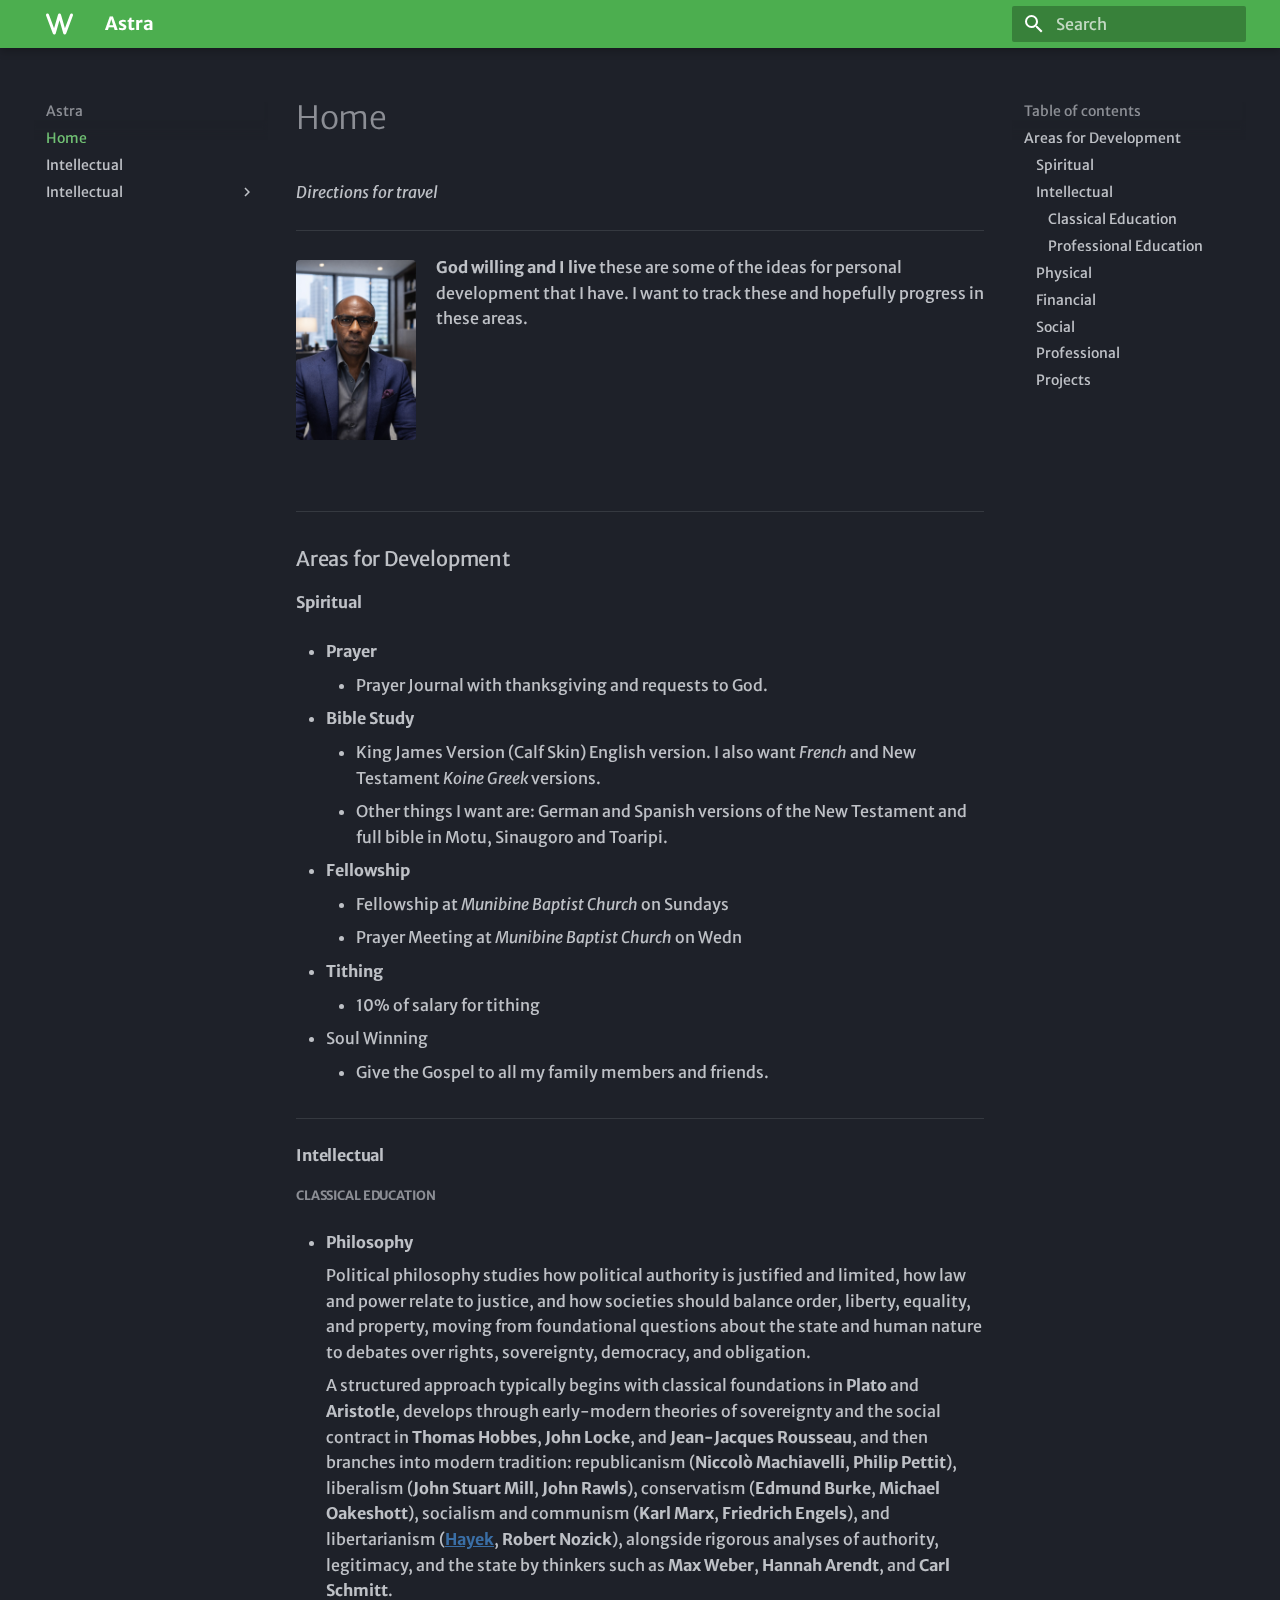
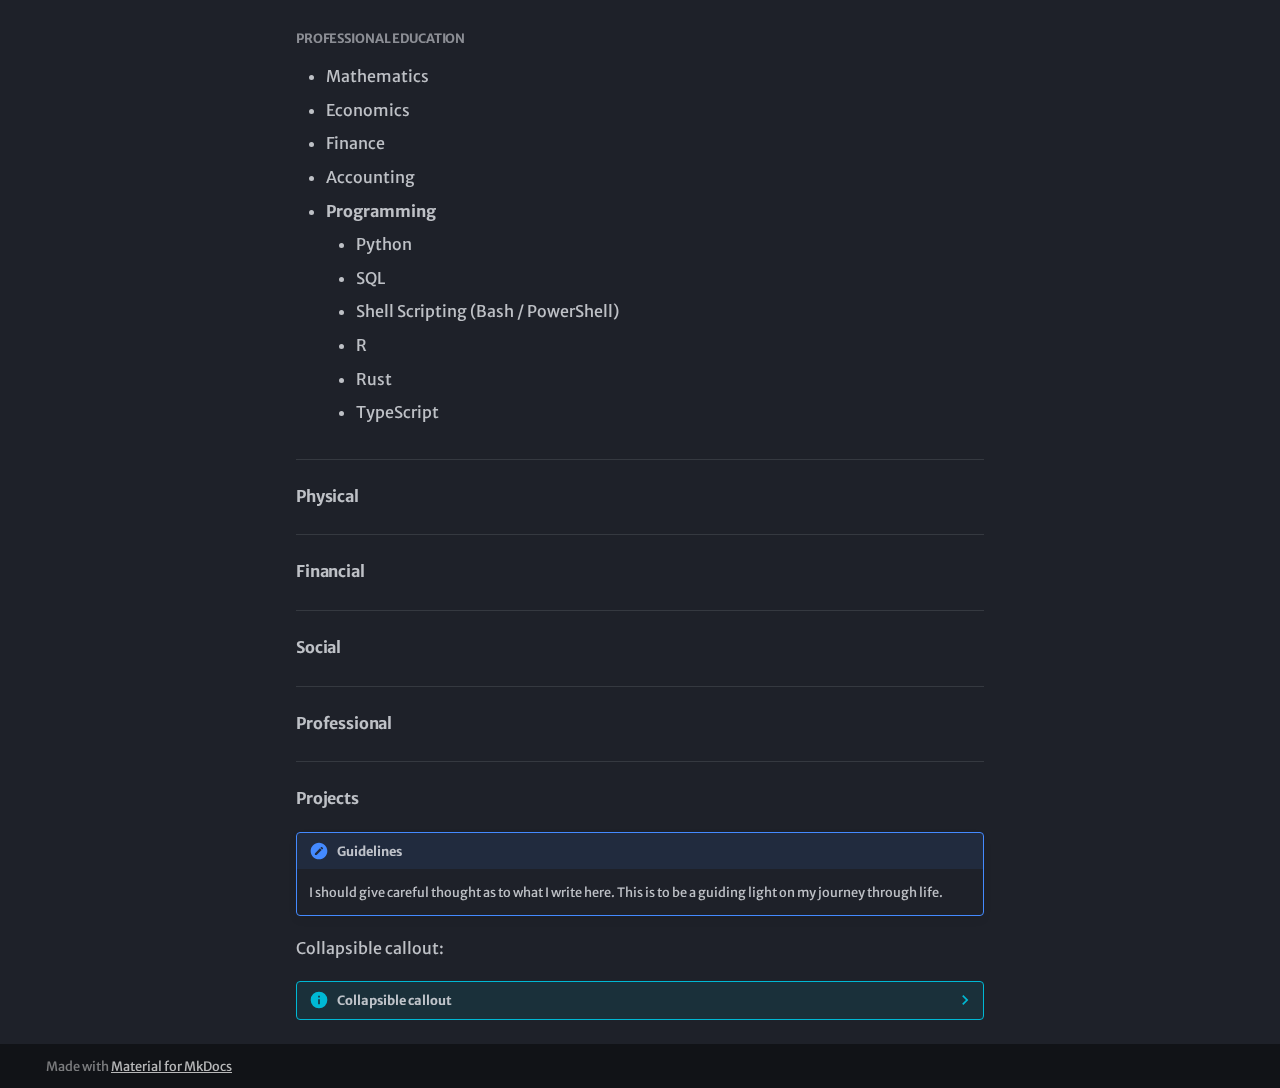
<file: index.html>
<!doctype html>
<html lang="en" class="no-js">
  <head>
    
      <meta charset="utf-8">
      <meta name="viewport" content="width=device-width,initial-scale=1">
      
      
      
        <link rel="canonical" href="https://sitename.example/">
      
      
      
        <link rel="next" href="intellectual/">
      
      
        
      
      
      <link rel="icon" href="assets/images/favicon.png">
      <meta name="generator" content="mkdocs-1.6.1, mkdocs-material-9.7.1">
    
    
      
        <title>Astra</title>
      
    
    
      <link rel="stylesheet" href="assets/stylesheets/main.484c7ddc.min.css">
      
        
        <link rel="stylesheet" href="assets/stylesheets/palette.ab4e12ef.min.css">
      
      


    
    
      
    
    
      
        
        
        <link rel="preconnect" href="https://fonts.gstatic.com" crossorigin>
        <link rel="stylesheet" href="https://fonts.googleapis.com/css?family=Merriweather+Sans:300,300i,400,400i,700,700i%7CRed+Hat+Mono:400,400i,700,700i&display=fallback">
        <style>:root{--md-text-font:"Merriweather Sans";--md-code-font:"Red Hat Mono"}</style>
      
    
    
      <link rel="stylesheet" href="stylesheets/extra.css">
    
    <script>__md_scope=new URL(".",location),__md_hash=e=>[...e].reduce(((e,_)=>(e<<5)-e+_.charCodeAt(0)),0),__md_get=(e,_=localStorage,t=__md_scope)=>JSON.parse(_.getItem(t.pathname+"."+e)),__md_set=(e,_,t=localStorage,a=__md_scope)=>{try{t.setItem(a.pathname+"."+e,JSON.stringify(_))}catch(e){}}</script>
    
      

    
    
  </head>
  
  
    
    
    
    
    
    <body dir="ltr" data-md-color-scheme="slate" data-md-color-primary="green" data-md-color-accent="indigo">
  
    
    <input class="md-toggle" data-md-toggle="drawer" type="checkbox" id="__drawer" autocomplete="off">
    <input class="md-toggle" data-md-toggle="search" type="checkbox" id="__search" autocomplete="off">
    <label class="md-overlay" for="__drawer"></label>
    <div data-md-component="skip">
      
        
        <a href="#areas-for-development" class="md-skip">
          Skip to content
        </a>
      
    </div>
    <div data-md-component="announce">
      
    </div>
    
    
      

  

<header class="md-header md-header--shadow" data-md-component="header">
  <nav class="md-header__inner md-grid" aria-label="Header">
    <a href="." title="Astra" class="md-header__button md-logo" aria-label="Astra" data-md-component="logo">
      
  
  <svg xmlns="http://www.w3.org/2000/svg" viewBox="0 0 576 512"><!--! Font Awesome Free 7.1.0 by @fontawesome - https://fontawesome.com License - https://fontawesome.com/license/free (Icons: CC BY 4.0, Fonts: SIL OFL 1.1, Code: MIT License) Copyright 2025 Fonticons, Inc.--><path d="M20.8 34c16.5-6.2 35 2.2 41.2 18.7l110.2 294L257.3 55c4-13.7 16.5-23 30.7-23s26.7 9.4 30.7 23l85.1 291.7L514 52.8c6.2-16.5 24.6-24.9 41.2-18.7s25 24.6 18.8 41.1l-144 384c-4.8 12.9-17.4 21.3-31.2 20.7s-25.7-9.8-29.5-23L288 178.3 206.7 457c-3.9 13.2-15.8 22.5-29.5 23s-26.3-7.8-31.2-20.7L2 75.2c-6.2-16.5 2.2-35 18.8-41.2"/></svg>

    </a>
    <label class="md-header__button md-icon" for="__drawer">
      
      <svg xmlns="http://www.w3.org/2000/svg" viewBox="0 0 24 24"><path d="M3 6h18v2H3zm0 5h18v2H3zm0 5h18v2H3z"/></svg>
    </label>
    <div class="md-header__title" data-md-component="header-title">
      <div class="md-header__ellipsis">
        <div class="md-header__topic">
          <span class="md-ellipsis">
            Astra
          </span>
        </div>
        <div class="md-header__topic" data-md-component="header-topic">
          <span class="md-ellipsis">
            
              Home
            
          </span>
        </div>
      </div>
    </div>
    
      
    
    
    
    
      
      
        <label class="md-header__button md-icon" for="__search">
          
          <svg xmlns="http://www.w3.org/2000/svg" viewBox="0 0 24 24"><path d="M9.5 3A6.5 6.5 0 0 1 16 9.5c0 1.61-.59 3.09-1.56 4.23l.27.27h.79l5 5-1.5 1.5-5-5v-.79l-.27-.27A6.52 6.52 0 0 1 9.5 16 6.5 6.5 0 0 1 3 9.5 6.5 6.5 0 0 1 9.5 3m0 2C7 5 5 7 5 9.5S7 14 9.5 14 14 12 14 9.5 12 5 9.5 5"/></svg>
        </label>
        <div class="md-search" data-md-component="search" role="dialog">
  <label class="md-search__overlay" for="__search"></label>
  <div class="md-search__inner" role="search">
    <form class="md-search__form" name="search">
      <input type="text" class="md-search__input" name="query" aria-label="Search" placeholder="Search" autocapitalize="off" autocorrect="off" autocomplete="off" spellcheck="false" data-md-component="search-query" required>
      <label class="md-search__icon md-icon" for="__search">
        
        <svg xmlns="http://www.w3.org/2000/svg" viewBox="0 0 24 24"><path d="M9.5 3A6.5 6.5 0 0 1 16 9.5c0 1.61-.59 3.09-1.56 4.23l.27.27h.79l5 5-1.5 1.5-5-5v-.79l-.27-.27A6.52 6.52 0 0 1 9.5 16 6.5 6.5 0 0 1 3 9.5 6.5 6.5 0 0 1 9.5 3m0 2C7 5 5 7 5 9.5S7 14 9.5 14 14 12 14 9.5 12 5 9.5 5"/></svg>
        
        <svg xmlns="http://www.w3.org/2000/svg" viewBox="0 0 24 24"><path d="M20 11v2H8l5.5 5.5-1.42 1.42L4.16 12l7.92-7.92L13.5 5.5 8 11z"/></svg>
      </label>
      <nav class="md-search__options" aria-label="Search">
        
        <button type="reset" class="md-search__icon md-icon" title="Clear" aria-label="Clear" tabindex="-1">
          
          <svg xmlns="http://www.w3.org/2000/svg" viewBox="0 0 24 24"><path d="M19 6.41 17.59 5 12 10.59 6.41 5 5 6.41 10.59 12 5 17.59 6.41 19 12 13.41 17.59 19 19 17.59 13.41 12z"/></svg>
        </button>
      </nav>
      
    </form>
    <div class="md-search__output">
      <div class="md-search__scrollwrap" tabindex="0" data-md-scrollfix>
        <div class="md-search-result" data-md-component="search-result">
          <div class="md-search-result__meta">
            Initializing search
          </div>
          <ol class="md-search-result__list" role="presentation"></ol>
        </div>
      </div>
    </div>
  </div>
</div>
      
    
    
  </nav>
  
</header>
    
    <div class="md-container" data-md-component="container">
      
      
        
          
        
      
      <main class="md-main" data-md-component="main">
        <div class="md-main__inner md-grid">
          
            
              
              <div class="md-sidebar md-sidebar--primary" data-md-component="sidebar" data-md-type="navigation" >
                <div class="md-sidebar__scrollwrap">
                  <div class="md-sidebar__inner">
                    



<nav class="md-nav md-nav--primary" aria-label="Navigation" data-md-level="0">
  <label class="md-nav__title" for="__drawer">
    <a href="." title="Astra" class="md-nav__button md-logo" aria-label="Astra" data-md-component="logo">
      
  
  <svg xmlns="http://www.w3.org/2000/svg" viewBox="0 0 576 512"><!--! Font Awesome Free 7.1.0 by @fontawesome - https://fontawesome.com License - https://fontawesome.com/license/free (Icons: CC BY 4.0, Fonts: SIL OFL 1.1, Code: MIT License) Copyright 2025 Fonticons, Inc.--><path d="M20.8 34c16.5-6.2 35 2.2 41.2 18.7l110.2 294L257.3 55c4-13.7 16.5-23 30.7-23s26.7 9.4 30.7 23l85.1 291.7L514 52.8c6.2-16.5 24.6-24.9 41.2-18.7s25 24.6 18.8 41.1l-144 384c-4.8 12.9-17.4 21.3-31.2 20.7s-25.7-9.8-29.5-23L288 178.3 206.7 457c-3.9 13.2-15.8 22.5-29.5 23s-26.3-7.8-31.2-20.7L2 75.2c-6.2-16.5 2.2-35 18.8-41.2"/></svg>

    </a>
    Astra
  </label>
  
  <ul class="md-nav__list" data-md-scrollfix>
    
      
      
  
  
    
  
  
  
    <li class="md-nav__item md-nav__item--active">
      
      <input class="md-nav__toggle md-toggle" type="checkbox" id="__toc">
      
      
      
        <label class="md-nav__link md-nav__link--active" for="__toc">
          
  
  
  <span class="md-ellipsis">
    
  
    Home
  

    
  </span>
  
  

          <span class="md-nav__icon md-icon"></span>
        </label>
      
      <a href="." class="md-nav__link md-nav__link--active">
        
  
  
  <span class="md-ellipsis">
    
  
    Home
  

    
  </span>
  
  

      </a>
      
        

<nav class="md-nav md-nav--secondary" aria-label="Table of contents">
  
  
  
  
    <label class="md-nav__title" for="__toc">
      <span class="md-nav__icon md-icon"></span>
      Table of contents
    </label>
    <ul class="md-nav__list" data-md-component="toc" data-md-scrollfix>
      
        <li class="md-nav__item">
  <a href="#areas-for-development" class="md-nav__link">
    <span class="md-ellipsis">
      
        Areas for Development
      
    </span>
  </a>
  
    <nav class="md-nav" aria-label="Areas for Development">
      <ul class="md-nav__list">
        
          <li class="md-nav__item">
  <a href="#spiritual" class="md-nav__link">
    <span class="md-ellipsis">
      
        Spiritual
      
    </span>
  </a>
  
</li>
        
          <li class="md-nav__item">
  <a href="#intellectual" class="md-nav__link">
    <span class="md-ellipsis">
      
        Intellectual
      
    </span>
  </a>
  
    <nav class="md-nav" aria-label="Intellectual">
      <ul class="md-nav__list">
        
          <li class="md-nav__item">
  <a href="#classical-education" class="md-nav__link">
    <span class="md-ellipsis">
      
        Classical Education
      
    </span>
  </a>
  
</li>
        
          <li class="md-nav__item">
  <a href="#professional-education" class="md-nav__link">
    <span class="md-ellipsis">
      
        Professional Education
      
    </span>
  </a>
  
</li>
        
      </ul>
    </nav>
  
</li>
        
          <li class="md-nav__item">
  <a href="#physical" class="md-nav__link">
    <span class="md-ellipsis">
      
        Physical
      
    </span>
  </a>
  
</li>
        
          <li class="md-nav__item">
  <a href="#financial" class="md-nav__link">
    <span class="md-ellipsis">
      
        Financial
      
    </span>
  </a>
  
</li>
        
          <li class="md-nav__item">
  <a href="#social" class="md-nav__link">
    <span class="md-ellipsis">
      
        Social
      
    </span>
  </a>
  
</li>
        
          <li class="md-nav__item">
  <a href="#professional" class="md-nav__link">
    <span class="md-ellipsis">
      
        Professional
      
    </span>
  </a>
  
</li>
        
          <li class="md-nav__item">
  <a href="#projects" class="md-nav__link">
    <span class="md-ellipsis">
      
        Projects
      
    </span>
  </a>
  
</li>
        
      </ul>
    </nav>
  
</li>
      
    </ul>
  
</nav>
      
    </li>
  

    
      
      
  
  
  
  
    <li class="md-nav__item">
      <a href="intellectual/" class="md-nav__link">
        
  
  
  <span class="md-ellipsis">
    
  
    Intellectual
  

    
  </span>
  
  

      </a>
    </li>
  

    
      
      
  
  
  
  
    
    
    
    
    
    <li class="md-nav__item md-nav__item--nested">
      
        
        
        <input class="md-nav__toggle md-toggle " type="checkbox" id="__nav_3" >
        
          
          <label class="md-nav__link" for="__nav_3" id="__nav_3_label" tabindex="0">
            
  
  
  <span class="md-ellipsis">
    
  
    Intellectual
  

    
  </span>
  
  

            <span class="md-nav__icon md-icon"></span>
          </label>
        
        <nav class="md-nav" data-md-level="1" aria-labelledby="__nav_3_label" aria-expanded="false">
          <label class="md-nav__title" for="__nav_3">
            <span class="md-nav__icon md-icon"></span>
            
  
    Intellectual
  

          </label>
          <ul class="md-nav__list" data-md-scrollfix>
            
              
                
  
  
  
  
    <li class="md-nav__item">
      <a href="Intellectual/philosophy/" class="md-nav__link">
        
  
  
  <span class="md-ellipsis">
    
  
    Philosophy
  

    
  </span>
  
  

      </a>
    </li>
  

              
            
          </ul>
        </nav>
      
    </li>
  

    
  </ul>
</nav>
                  </div>
                </div>
              </div>
            
            
              
              <div class="md-sidebar md-sidebar--secondary" data-md-component="sidebar" data-md-type="toc" >
                <div class="md-sidebar__scrollwrap">
                  <div class="md-sidebar__inner">
                    

<nav class="md-nav md-nav--secondary" aria-label="Table of contents">
  
  
  
  
    <label class="md-nav__title" for="__toc">
      <span class="md-nav__icon md-icon"></span>
      Table of contents
    </label>
    <ul class="md-nav__list" data-md-component="toc" data-md-scrollfix>
      
        <li class="md-nav__item">
  <a href="#areas-for-development" class="md-nav__link">
    <span class="md-ellipsis">
      
        Areas for Development
      
    </span>
  </a>
  
    <nav class="md-nav" aria-label="Areas for Development">
      <ul class="md-nav__list">
        
          <li class="md-nav__item">
  <a href="#spiritual" class="md-nav__link">
    <span class="md-ellipsis">
      
        Spiritual
      
    </span>
  </a>
  
</li>
        
          <li class="md-nav__item">
  <a href="#intellectual" class="md-nav__link">
    <span class="md-ellipsis">
      
        Intellectual
      
    </span>
  </a>
  
    <nav class="md-nav" aria-label="Intellectual">
      <ul class="md-nav__list">
        
          <li class="md-nav__item">
  <a href="#classical-education" class="md-nav__link">
    <span class="md-ellipsis">
      
        Classical Education
      
    </span>
  </a>
  
</li>
        
          <li class="md-nav__item">
  <a href="#professional-education" class="md-nav__link">
    <span class="md-ellipsis">
      
        Professional Education
      
    </span>
  </a>
  
</li>
        
      </ul>
    </nav>
  
</li>
        
          <li class="md-nav__item">
  <a href="#physical" class="md-nav__link">
    <span class="md-ellipsis">
      
        Physical
      
    </span>
  </a>
  
</li>
        
          <li class="md-nav__item">
  <a href="#financial" class="md-nav__link">
    <span class="md-ellipsis">
      
        Financial
      
    </span>
  </a>
  
</li>
        
          <li class="md-nav__item">
  <a href="#social" class="md-nav__link">
    <span class="md-ellipsis">
      
        Social
      
    </span>
  </a>
  
</li>
        
          <li class="md-nav__item">
  <a href="#professional" class="md-nav__link">
    <span class="md-ellipsis">
      
        Professional
      
    </span>
  </a>
  
</li>
        
          <li class="md-nav__item">
  <a href="#projects" class="md-nav__link">
    <span class="md-ellipsis">
      
        Projects
      
    </span>
  </a>
  
</li>
        
      </ul>
    </nav>
  
</li>
      
    </ul>
  
</nav>
                  </div>
                </div>
              </div>
            
          
          
            <div class="md-content" data-md-component="content">
              
              <article class="md-content__inner md-typeset">
                
                  



  <h1>Home</h1>

<p><em>Directions for travel</em></p>
<hr />
<p><img src="../assets/images/futua.jpg" class="article-left-image" alt="Author"></p>
<p><strong>God willing and I live</strong> these are some of the ideas for personal development that I have. I want to track these and hopefully progress in these areas. 
<br> 
<br> 
<br> 
<br> 
<br> 
<br> 
<br> </p>
<hr />
<h3 id="areas-for-development">Areas for Development</h3>
<h4 id="spiritual">Spiritual</h4>
<ul>
<li>
<p><strong>Prayer</strong> </p>
<ul>
<li>Prayer Journal with thanksgiving and requests to God. </li>
</ul>
</li>
<li>
<p><strong>Bible Study</strong>  </p>
<ul>
<li>King James Version (Calf Skin) English version. I also want <em>French</em> and New Testament <em>Koine Greek</em> versions. </li>
<li>Other things I want are: German and Spanish versions of the New Testament and full bible in Motu, Sinaugoro and Toaripi. </li>
</ul>
</li>
<li>
<p><strong>Fellowship</strong></p>
<ul>
<li>Fellowship at <em>Munibine Baptist Church</em>  on Sundays </li>
<li>Prayer Meeting at <em>Munibine Baptist Church</em> on Wedn</li>
</ul>
</li>
<li>
<p><strong>Tithing</strong></p>
<ul>
<li>10% of salary for tithing </li>
</ul>
</li>
<li>
<p>Soul Winning </p>
<ul>
<li>Give the Gospel to all my family members and friends. </li>
</ul>
</li>
</ul>
<hr />
<h4 id="intellectual">Intellectual</h4>
<h5 id="classical-education">Classical Education</h5>
<ul>
<li>
<p><strong>Philosophy</strong> </p>
<p>Political philosophy studies how political authority is justified and limited, how law and power relate to justice, and how societies should balance order, liberty, equality, and property, moving from foundational questions about the state and human nature to debates over rights, sovereignty, democracy, and obligation.</p>
<p>A structured approach typically begins with classical foundations in <strong>Plato</strong> and <strong>Aristotle</strong>, develops through early-modern theories of sovereignty and the social contract in <strong>Thomas Hobbes</strong>, <strong>John Locke</strong>, and <strong>Jean-Jacques Rousseau</strong>, and then branches into modern tradition: republicanism (<strong>Niccolò Machiavelli</strong>, <strong>Philip Pettit</strong>), liberalism (<strong>John Stuart Mill</strong>, <strong>John Rawls</strong>), conservatism (<strong>Edmund Burke</strong>, <strong>Michael Oakeshott</strong>), socialism and communism (<strong>Karl Marx</strong>, <strong>Friedrich Engels</strong>), and libertarianism (<a href="./Intellectual/"><strong>Hayek</strong></a>, <strong>Robert Nozick</strong>), alongside rigorous analyses of authority, legitimacy, and the state by thinkers such as <strong>Max Weber</strong>, <strong>Hannah Arendt</strong>, and <strong>Carl Schmitt</strong>.</p>
</li>
</ul>
<h5 id="professional-education">Professional Education</h5>
<ul>
<li>Mathematics </li>
<li>Economics </li>
<li>Finance </li>
<li>
<p>Accounting </p>
</li>
<li>
<p><strong>Programming</strong></p>
<ul>
<li>Python</li>
<li>SQL </li>
<li>Shell Scripting (Bash / PowerShell)</li>
<li>R </li>
<li>Rust </li>
<li>TypeScript </li>
</ul>
</li>
</ul>
<hr />
<h4 id="physical">Physical</h4>
<hr />
<h4 id="financial">Financial</h4>
<hr />
<h4 id="social">Social</h4>
<hr />
<h4 id="professional">Professional</h4>
<hr />
<h4 id="projects">Projects</h4>
<div class="admonition note">
<p class="admonition-title">Guidelines</p>
<p>I should give careful thought as to what I write here. This is to be a guiding light on my journey through life. </p>
</div>
<p>Collapsible callout:</p>
<details class="info">
<summary>Collapsible callout</summary>
<p>Lorem ipsum dolor sit amet, consectetur adipiscing elit. Nulla et euismod
nulla. Curabitur feugiat, tortor non consequat finibus, justo purus auctor
massa, nec semper lorem quam in massa.</p>
</details>












                
              </article>
            </div>
          
          
<script>var target=document.getElementById(location.hash.slice(1));target&&target.name&&(target.checked=target.name.startsWith("__tabbed_"))</script>
        </div>
        
      </main>
      
        <footer class="md-footer">
  
  <div class="md-footer-meta md-typeset">
    <div class="md-footer-meta__inner md-grid">
      <div class="md-copyright">
  
  
    Made with
    <a href="https://squidfunk.github.io/mkdocs-material/" target="_blank" rel="noopener">
      Material for MkDocs
    </a>
  
</div>
      
    </div>
  </div>
</footer>
      
    </div>
    <div class="md-dialog" data-md-component="dialog">
      <div class="md-dialog__inner md-typeset"></div>
    </div>
    
    
    
      
      
      <script id="__config" type="application/json">{"annotate": null, "base": ".", "features": [], "search": "assets/javascripts/workers/search.2c215733.min.js", "tags": null, "translations": {"clipboard.copied": "Copied to clipboard", "clipboard.copy": "Copy to clipboard", "search.result.more.one": "1 more on this page", "search.result.more.other": "# more on this page", "search.result.none": "No matching documents", "search.result.one": "1 matching document", "search.result.other": "# matching documents", "search.result.placeholder": "Type to start searching", "search.result.term.missing": "Missing", "select.version": "Select version"}, "version": null}</script>
    
    
      <script src="assets/javascripts/bundle.79ae519e.min.js"></script>
      
    
  </body>
</html>
</file>
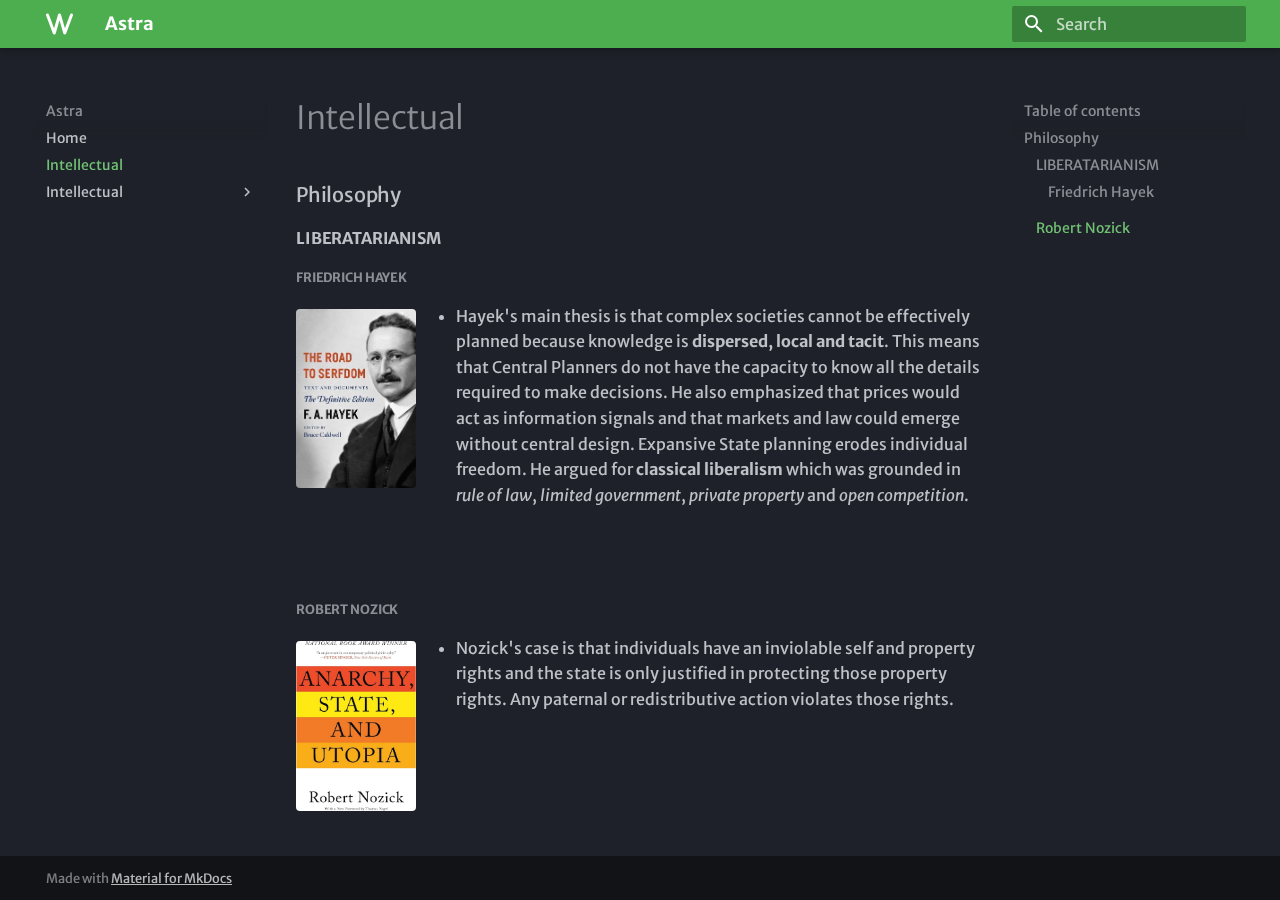
<file: intellectual/index.html>
<!doctype html>
<html lang="en" class="no-js">
  <head>
    
      <meta charset="utf-8">
      <meta name="viewport" content="width=device-width,initial-scale=1">
      
      
      
        <link rel="canonical" href="https://sitename.example/intellectual/">
      
      
        <link rel="prev" href="..">
      
      
        <link rel="next" href="../Intellectual/philosophy/">
      
      
        
      
      
      <link rel="icon" href="../assets/images/favicon.png">
      <meta name="generator" content="mkdocs-1.6.1, mkdocs-material-9.7.1">
    
    
      
        <title>Intellectual - Astra</title>
      
    
    
      <link rel="stylesheet" href="../assets/stylesheets/main.484c7ddc.min.css">
      
        
        <link rel="stylesheet" href="../assets/stylesheets/palette.ab4e12ef.min.css">
      
      


    
    
      
    
    
      
        
        
        <link rel="preconnect" href="https://fonts.gstatic.com" crossorigin>
        <link rel="stylesheet" href="https://fonts.googleapis.com/css?family=Merriweather+Sans:300,300i,400,400i,700,700i%7CRed+Hat+Mono:400,400i,700,700i&display=fallback">
        <style>:root{--md-text-font:"Merriweather Sans";--md-code-font:"Red Hat Mono"}</style>
      
    
    
      <link rel="stylesheet" href="../stylesheets/extra.css">
    
    <script>__md_scope=new URL("..",location),__md_hash=e=>[...e].reduce(((e,_)=>(e<<5)-e+_.charCodeAt(0)),0),__md_get=(e,_=localStorage,t=__md_scope)=>JSON.parse(_.getItem(t.pathname+"."+e)),__md_set=(e,_,t=localStorage,a=__md_scope)=>{try{t.setItem(a.pathname+"."+e,JSON.stringify(_))}catch(e){}}</script>
    
      

    
    
  </head>
  
  
    
    
    
    
    
    <body dir="ltr" data-md-color-scheme="slate" data-md-color-primary="green" data-md-color-accent="indigo">
  
    
    <input class="md-toggle" data-md-toggle="drawer" type="checkbox" id="__drawer" autocomplete="off">
    <input class="md-toggle" data-md-toggle="search" type="checkbox" id="__search" autocomplete="off">
    <label class="md-overlay" for="__drawer"></label>
    <div data-md-component="skip">
      
        
        <a href="#philosophy" class="md-skip">
          Skip to content
        </a>
      
    </div>
    <div data-md-component="announce">
      
    </div>
    
    
      

  

<header class="md-header md-header--shadow" data-md-component="header">
  <nav class="md-header__inner md-grid" aria-label="Header">
    <a href=".." title="Astra" class="md-header__button md-logo" aria-label="Astra" data-md-component="logo">
      
  
  <svg xmlns="http://www.w3.org/2000/svg" viewBox="0 0 576 512"><!--! Font Awesome Free 7.1.0 by @fontawesome - https://fontawesome.com License - https://fontawesome.com/license/free (Icons: CC BY 4.0, Fonts: SIL OFL 1.1, Code: MIT License) Copyright 2025 Fonticons, Inc.--><path d="M20.8 34c16.5-6.2 35 2.2 41.2 18.7l110.2 294L257.3 55c4-13.7 16.5-23 30.7-23s26.7 9.4 30.7 23l85.1 291.7L514 52.8c6.2-16.5 24.6-24.9 41.2-18.7s25 24.6 18.8 41.1l-144 384c-4.8 12.9-17.4 21.3-31.2 20.7s-25.7-9.8-29.5-23L288 178.3 206.7 457c-3.9 13.2-15.8 22.5-29.5 23s-26.3-7.8-31.2-20.7L2 75.2c-6.2-16.5 2.2-35 18.8-41.2"/></svg>

    </a>
    <label class="md-header__button md-icon" for="__drawer">
      
      <svg xmlns="http://www.w3.org/2000/svg" viewBox="0 0 24 24"><path d="M3 6h18v2H3zm0 5h18v2H3zm0 5h18v2H3z"/></svg>
    </label>
    <div class="md-header__title" data-md-component="header-title">
      <div class="md-header__ellipsis">
        <div class="md-header__topic">
          <span class="md-ellipsis">
            Astra
          </span>
        </div>
        <div class="md-header__topic" data-md-component="header-topic">
          <span class="md-ellipsis">
            
              Intellectual
            
          </span>
        </div>
      </div>
    </div>
    
      
    
    
    
    
      
      
        <label class="md-header__button md-icon" for="__search">
          
          <svg xmlns="http://www.w3.org/2000/svg" viewBox="0 0 24 24"><path d="M9.5 3A6.5 6.5 0 0 1 16 9.5c0 1.61-.59 3.09-1.56 4.23l.27.27h.79l5 5-1.5 1.5-5-5v-.79l-.27-.27A6.52 6.52 0 0 1 9.5 16 6.5 6.5 0 0 1 3 9.5 6.5 6.5 0 0 1 9.5 3m0 2C7 5 5 7 5 9.5S7 14 9.5 14 14 12 14 9.5 12 5 9.5 5"/></svg>
        </label>
        <div class="md-search" data-md-component="search" role="dialog">
  <label class="md-search__overlay" for="__search"></label>
  <div class="md-search__inner" role="search">
    <form class="md-search__form" name="search">
      <input type="text" class="md-search__input" name="query" aria-label="Search" placeholder="Search" autocapitalize="off" autocorrect="off" autocomplete="off" spellcheck="false" data-md-component="search-query" required>
      <label class="md-search__icon md-icon" for="__search">
        
        <svg xmlns="http://www.w3.org/2000/svg" viewBox="0 0 24 24"><path d="M9.5 3A6.5 6.5 0 0 1 16 9.5c0 1.61-.59 3.09-1.56 4.23l.27.27h.79l5 5-1.5 1.5-5-5v-.79l-.27-.27A6.52 6.52 0 0 1 9.5 16 6.5 6.5 0 0 1 3 9.5 6.5 6.5 0 0 1 9.5 3m0 2C7 5 5 7 5 9.5S7 14 9.5 14 14 12 14 9.5 12 5 9.5 5"/></svg>
        
        <svg xmlns="http://www.w3.org/2000/svg" viewBox="0 0 24 24"><path d="M20 11v2H8l5.5 5.5-1.42 1.42L4.16 12l7.92-7.92L13.5 5.5 8 11z"/></svg>
      </label>
      <nav class="md-search__options" aria-label="Search">
        
        <button type="reset" class="md-search__icon md-icon" title="Clear" aria-label="Clear" tabindex="-1">
          
          <svg xmlns="http://www.w3.org/2000/svg" viewBox="0 0 24 24"><path d="M19 6.41 17.59 5 12 10.59 6.41 5 5 6.41 10.59 12 5 17.59 6.41 19 12 13.41 17.59 19 19 17.59 13.41 12z"/></svg>
        </button>
      </nav>
      
    </form>
    <div class="md-search__output">
      <div class="md-search__scrollwrap" tabindex="0" data-md-scrollfix>
        <div class="md-search-result" data-md-component="search-result">
          <div class="md-search-result__meta">
            Initializing search
          </div>
          <ol class="md-search-result__list" role="presentation"></ol>
        </div>
      </div>
    </div>
  </div>
</div>
      
    
    
  </nav>
  
</header>
    
    <div class="md-container" data-md-component="container">
      
      
        
          
        
      
      <main class="md-main" data-md-component="main">
        <div class="md-main__inner md-grid">
          
            
              
              <div class="md-sidebar md-sidebar--primary" data-md-component="sidebar" data-md-type="navigation" >
                <div class="md-sidebar__scrollwrap">
                  <div class="md-sidebar__inner">
                    



<nav class="md-nav md-nav--primary" aria-label="Navigation" data-md-level="0">
  <label class="md-nav__title" for="__drawer">
    <a href=".." title="Astra" class="md-nav__button md-logo" aria-label="Astra" data-md-component="logo">
      
  
  <svg xmlns="http://www.w3.org/2000/svg" viewBox="0 0 576 512"><!--! Font Awesome Free 7.1.0 by @fontawesome - https://fontawesome.com License - https://fontawesome.com/license/free (Icons: CC BY 4.0, Fonts: SIL OFL 1.1, Code: MIT License) Copyright 2025 Fonticons, Inc.--><path d="M20.8 34c16.5-6.2 35 2.2 41.2 18.7l110.2 294L257.3 55c4-13.7 16.5-23 30.7-23s26.7 9.4 30.7 23l85.1 291.7L514 52.8c6.2-16.5 24.6-24.9 41.2-18.7s25 24.6 18.8 41.1l-144 384c-4.8 12.9-17.4 21.3-31.2 20.7s-25.7-9.8-29.5-23L288 178.3 206.7 457c-3.9 13.2-15.8 22.5-29.5 23s-26.3-7.8-31.2-20.7L2 75.2c-6.2-16.5 2.2-35 18.8-41.2"/></svg>

    </a>
    Astra
  </label>
  
  <ul class="md-nav__list" data-md-scrollfix>
    
      
      
  
  
  
  
    <li class="md-nav__item">
      <a href=".." class="md-nav__link">
        
  
  
  <span class="md-ellipsis">
    
  
    Home
  

    
  </span>
  
  

      </a>
    </li>
  

    
      
      
  
  
    
  
  
  
    <li class="md-nav__item md-nav__item--active">
      
      <input class="md-nav__toggle md-toggle" type="checkbox" id="__toc">
      
      
      
        <label class="md-nav__link md-nav__link--active" for="__toc">
          
  
  
  <span class="md-ellipsis">
    
  
    Intellectual
  

    
  </span>
  
  

          <span class="md-nav__icon md-icon"></span>
        </label>
      
      <a href="./" class="md-nav__link md-nav__link--active">
        
  
  
  <span class="md-ellipsis">
    
  
    Intellectual
  

    
  </span>
  
  

      </a>
      
        

<nav class="md-nav md-nav--secondary" aria-label="Table of contents">
  
  
  
  
    <label class="md-nav__title" for="__toc">
      <span class="md-nav__icon md-icon"></span>
      Table of contents
    </label>
    <ul class="md-nav__list" data-md-component="toc" data-md-scrollfix>
      
        <li class="md-nav__item">
  <a href="#philosophy" class="md-nav__link">
    <span class="md-ellipsis">
      
        Philosophy
      
    </span>
  </a>
  
    <nav class="md-nav" aria-label="Philosophy">
      <ul class="md-nav__list">
        
          <li class="md-nav__item">
  <a href="#liberatarianism" class="md-nav__link">
    <span class="md-ellipsis">
      
        LIBERATARIANISM
      
    </span>
  </a>
  
    <nav class="md-nav" aria-label="LIBERATARIANISM">
      <ul class="md-nav__list">
        
          <li class="md-nav__item">
  <a href="#friedrich-hayek" class="md-nav__link">
    <span class="md-ellipsis">
      
        Friedrich Hayek
      
    </span>
  </a>
  
</li>
        
      </ul>
    </nav>
  
</li>
        
      </ul>
    </nav>
  
</li>
      
        <li class="md-nav__item">
  <a href="#_1" class="md-nav__link">
    <span class="md-ellipsis">
      
        
      
    </span>
  </a>
  
    <nav class="md-nav" aria-label="">
      <ul class="md-nav__list">
        
          <li class="md-nav__item">
  <a href="#robert-nozick" class="md-nav__link">
    <span class="md-ellipsis">
      
        Robert Nozick
      
    </span>
  </a>
  
</li>
        
      </ul>
    </nav>
  
</li>
      
    </ul>
  
</nav>
      
    </li>
  

    
      
      
  
  
  
  
    
    
    
    
    
    <li class="md-nav__item md-nav__item--nested">
      
        
        
        <input class="md-nav__toggle md-toggle " type="checkbox" id="__nav_3" >
        
          
          <label class="md-nav__link" for="__nav_3" id="__nav_3_label" tabindex="0">
            
  
  
  <span class="md-ellipsis">
    
  
    Intellectual
  

    
  </span>
  
  

            <span class="md-nav__icon md-icon"></span>
          </label>
        
        <nav class="md-nav" data-md-level="1" aria-labelledby="__nav_3_label" aria-expanded="false">
          <label class="md-nav__title" for="__nav_3">
            <span class="md-nav__icon md-icon"></span>
            
  
    Intellectual
  

          </label>
          <ul class="md-nav__list" data-md-scrollfix>
            
              
                
  
  
  
  
    <li class="md-nav__item">
      <a href="../Intellectual/philosophy/" class="md-nav__link">
        
  
  
  <span class="md-ellipsis">
    
  
    Philosophy
  

    
  </span>
  
  

      </a>
    </li>
  

              
            
          </ul>
        </nav>
      
    </li>
  

    
  </ul>
</nav>
                  </div>
                </div>
              </div>
            
            
              
              <div class="md-sidebar md-sidebar--secondary" data-md-component="sidebar" data-md-type="toc" >
                <div class="md-sidebar__scrollwrap">
                  <div class="md-sidebar__inner">
                    

<nav class="md-nav md-nav--secondary" aria-label="Table of contents">
  
  
  
  
    <label class="md-nav__title" for="__toc">
      <span class="md-nav__icon md-icon"></span>
      Table of contents
    </label>
    <ul class="md-nav__list" data-md-component="toc" data-md-scrollfix>
      
        <li class="md-nav__item">
  <a href="#philosophy" class="md-nav__link">
    <span class="md-ellipsis">
      
        Philosophy
      
    </span>
  </a>
  
    <nav class="md-nav" aria-label="Philosophy">
      <ul class="md-nav__list">
        
          <li class="md-nav__item">
  <a href="#liberatarianism" class="md-nav__link">
    <span class="md-ellipsis">
      
        LIBERATARIANISM
      
    </span>
  </a>
  
    <nav class="md-nav" aria-label="LIBERATARIANISM">
      <ul class="md-nav__list">
        
          <li class="md-nav__item">
  <a href="#friedrich-hayek" class="md-nav__link">
    <span class="md-ellipsis">
      
        Friedrich Hayek
      
    </span>
  </a>
  
</li>
        
      </ul>
    </nav>
  
</li>
        
      </ul>
    </nav>
  
</li>
      
        <li class="md-nav__item">
  <a href="#_1" class="md-nav__link">
    <span class="md-ellipsis">
      
        
      
    </span>
  </a>
  
    <nav class="md-nav" aria-label="">
      <ul class="md-nav__list">
        
          <li class="md-nav__item">
  <a href="#robert-nozick" class="md-nav__link">
    <span class="md-ellipsis">
      
        Robert Nozick
      
    </span>
  </a>
  
</li>
        
      </ul>
    </nav>
  
</li>
      
    </ul>
  
</nav>
                  </div>
                </div>
              </div>
            
          
          
            <div class="md-content" data-md-component="content">
              
              <article class="md-content__inner md-typeset">
                
                  



  <h1>Intellectual</h1>

<h3 id="philosophy">Philosophy</h3>
<h4 id="liberatarianism">LIBERATARIANISM</h4>
<h5 id="friedrich-hayek">Friedrich Hayek</h5>
<p><img src="../assets/images/road_to_serfdom.jpg" class="article-left-image" alt="Author"></p>
<ul>
<li>Hayek's main thesis is that complex societies cannot be effectively planned because knowledge is <strong>dispersed, local and tacit</strong>. This means that Central Planners do not have the capacity to know all the details required to make decisions. He also emphasized that prices would act as information signals and that markets and law could emerge without central design. Expansive State planning erodes individual freedom. He argued for <strong>classical liberalism</strong> which was grounded in <em>rule of law</em>, <em>limited government</em>, <em>private property</em> and <em>open competition</em>. </li>
</ul>
<h2 id="_1"><br></h2>
<h5 id="robert-nozick">Robert Nozick</h5>
<p><img src="../assets/images/anarchy_state_utopia.jpg" class="article-left-image" alt="Author"></p>
<ul>
<li>Nozick's case is that individuals have an inviolable self and property rights and the state is only justified in protecting those property rights. Any paternal or redistributive action violates those rights. </li>
</ul>












                
              </article>
            </div>
          
          
<script>var target=document.getElementById(location.hash.slice(1));target&&target.name&&(target.checked=target.name.startsWith("__tabbed_"))</script>
        </div>
        
      </main>
      
        <footer class="md-footer">
  
  <div class="md-footer-meta md-typeset">
    <div class="md-footer-meta__inner md-grid">
      <div class="md-copyright">
  
  
    Made with
    <a href="https://squidfunk.github.io/mkdocs-material/" target="_blank" rel="noopener">
      Material for MkDocs
    </a>
  
</div>
      
    </div>
  </div>
</footer>
      
    </div>
    <div class="md-dialog" data-md-component="dialog">
      <div class="md-dialog__inner md-typeset"></div>
    </div>
    
    
    
      
      
      <script id="__config" type="application/json">{"annotate": null, "base": "..", "features": [], "search": "../assets/javascripts/workers/search.2c215733.min.js", "tags": null, "translations": {"clipboard.copied": "Copied to clipboard", "clipboard.copy": "Copy to clipboard", "search.result.more.one": "1 more on this page", "search.result.more.other": "# more on this page", "search.result.none": "No matching documents", "search.result.one": "1 matching document", "search.result.other": "# matching documents", "search.result.placeholder": "Type to start searching", "search.result.term.missing": "Missing", "select.version": "Select version"}, "version": null}</script>
    
    
      <script src="../assets/javascripts/bundle.79ae519e.min.js"></script>
      
    
  </body>
</html>
</file>
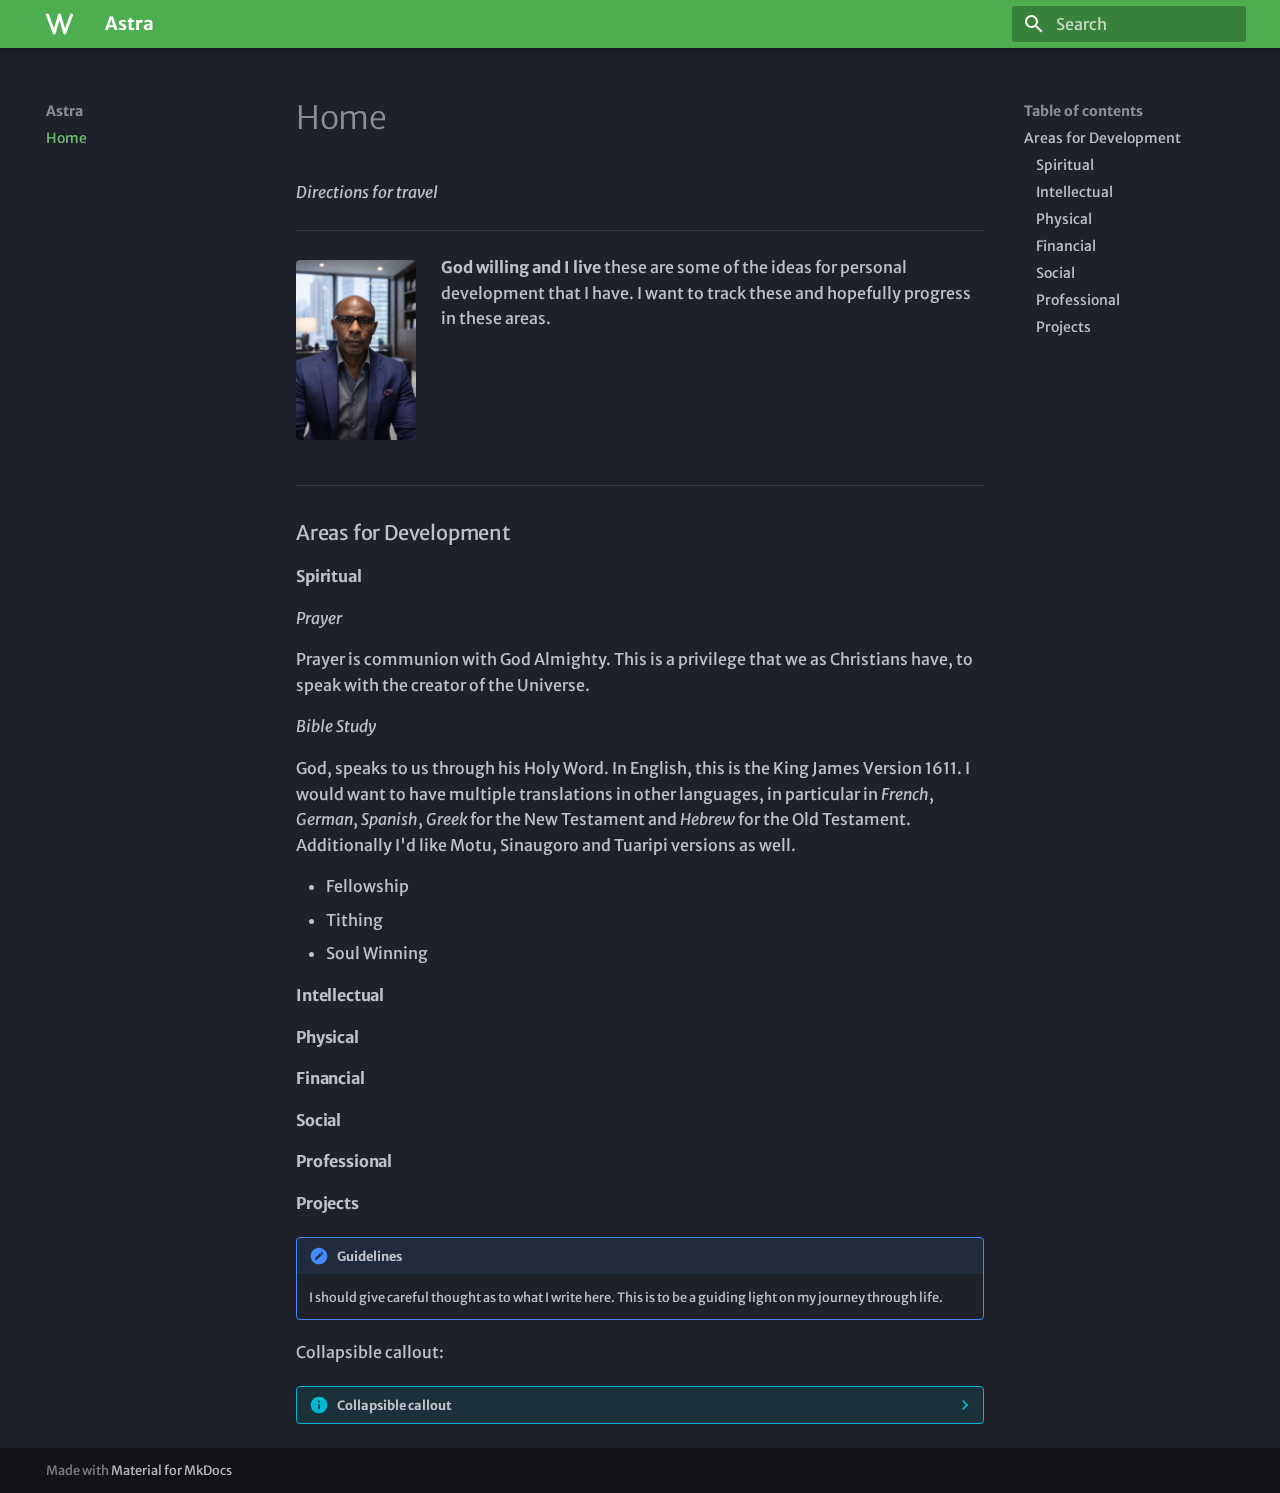
<file: site/index.html>
<!doctype html>
<html lang="en" class="no-js">
  <head>
    
      <meta charset="utf-8">
      <meta name="viewport" content="width=device-width,initial-scale=1">
      
      
      
        <link rel="canonical" href="https://sitename.example/">
      
      
      
      
        
      
      
      <link rel="icon" href="assets/images/favicon.png">
      <meta name="generator" content="mkdocs-1.6.1, mkdocs-material-9.7.1">
    
    
      
        <title>Astra</title>
      
    
    
      <link rel="stylesheet" href="assets/stylesheets/main.484c7ddc.min.css">
      
        
        <link rel="stylesheet" href="assets/stylesheets/palette.ab4e12ef.min.css">
      
      


    
    
      
    
    
      
        
        
        <link rel="preconnect" href="https://fonts.gstatic.com" crossorigin>
        <link rel="stylesheet" href="https://fonts.googleapis.com/css?family=Merriweather+Sans:300,300i,400,400i,700,700i%7CRed+Hat+Mono:400,400i,700,700i&display=fallback">
        <style>:root{--md-text-font:"Merriweather Sans";--md-code-font:"Red Hat Mono"}</style>
      
    
    
      <link rel="stylesheet" href="stylesheets/extra.css">
    
    <script>__md_scope=new URL(".",location),__md_hash=e=>[...e].reduce(((e,_)=>(e<<5)-e+_.charCodeAt(0)),0),__md_get=(e,_=localStorage,t=__md_scope)=>JSON.parse(_.getItem(t.pathname+"."+e)),__md_set=(e,_,t=localStorage,a=__md_scope)=>{try{t.setItem(a.pathname+"."+e,JSON.stringify(_))}catch(e){}}</script>
    
      

    
    
  </head>
  
  
    
    
    
    
    
    <body dir="ltr" data-md-color-scheme="slate" data-md-color-primary="green" data-md-color-accent="indigo">
  
    
    <input class="md-toggle" data-md-toggle="drawer" type="checkbox" id="__drawer" autocomplete="off">
    <input class="md-toggle" data-md-toggle="search" type="checkbox" id="__search" autocomplete="off">
    <label class="md-overlay" for="__drawer"></label>
    <div data-md-component="skip">
      
        
        <a href="#areas-for-development" class="md-skip">
          Skip to content
        </a>
      
    </div>
    <div data-md-component="announce">
      
    </div>
    
    
      

  

<header class="md-header md-header--shadow" data-md-component="header">
  <nav class="md-header__inner md-grid" aria-label="Header">
    <a href="." title="Astra" class="md-header__button md-logo" aria-label="Astra" data-md-component="logo">
      
  
  <svg xmlns="http://www.w3.org/2000/svg" viewBox="0 0 576 512"><!--! Font Awesome Free 7.1.0 by @fontawesome - https://fontawesome.com License - https://fontawesome.com/license/free (Icons: CC BY 4.0, Fonts: SIL OFL 1.1, Code: MIT License) Copyright 2025 Fonticons, Inc.--><path d="M20.8 34c16.5-6.2 35 2.2 41.2 18.7l110.2 294L257.3 55c4-13.7 16.5-23 30.7-23s26.7 9.4 30.7 23l85.1 291.7L514 52.8c6.2-16.5 24.6-24.9 41.2-18.7s25 24.6 18.8 41.1l-144 384c-4.8 12.9-17.4 21.3-31.2 20.7s-25.7-9.8-29.5-23L288 178.3 206.7 457c-3.9 13.2-15.8 22.5-29.5 23s-26.3-7.8-31.2-20.7L2 75.2c-6.2-16.5 2.2-35 18.8-41.2"/></svg>

    </a>
    <label class="md-header__button md-icon" for="__drawer">
      
      <svg xmlns="http://www.w3.org/2000/svg" viewBox="0 0 24 24"><path d="M3 6h18v2H3zm0 5h18v2H3zm0 5h18v2H3z"/></svg>
    </label>
    <div class="md-header__title" data-md-component="header-title">
      <div class="md-header__ellipsis">
        <div class="md-header__topic">
          <span class="md-ellipsis">
            Astra
          </span>
        </div>
        <div class="md-header__topic" data-md-component="header-topic">
          <span class="md-ellipsis">
            
              Home
            
          </span>
        </div>
      </div>
    </div>
    
      
    
    
    
    
      
      
        <label class="md-header__button md-icon" for="__search">
          
          <svg xmlns="http://www.w3.org/2000/svg" viewBox="0 0 24 24"><path d="M9.5 3A6.5 6.5 0 0 1 16 9.5c0 1.61-.59 3.09-1.56 4.23l.27.27h.79l5 5-1.5 1.5-5-5v-.79l-.27-.27A6.52 6.52 0 0 1 9.5 16 6.5 6.5 0 0 1 3 9.5 6.5 6.5 0 0 1 9.5 3m0 2C7 5 5 7 5 9.5S7 14 9.5 14 14 12 14 9.5 12 5 9.5 5"/></svg>
        </label>
        <div class="md-search" data-md-component="search" role="dialog">
  <label class="md-search__overlay" for="__search"></label>
  <div class="md-search__inner" role="search">
    <form class="md-search__form" name="search">
      <input type="text" class="md-search__input" name="query" aria-label="Search" placeholder="Search" autocapitalize="off" autocorrect="off" autocomplete="off" spellcheck="false" data-md-component="search-query" required>
      <label class="md-search__icon md-icon" for="__search">
        
        <svg xmlns="http://www.w3.org/2000/svg" viewBox="0 0 24 24"><path d="M9.5 3A6.5 6.5 0 0 1 16 9.5c0 1.61-.59 3.09-1.56 4.23l.27.27h.79l5 5-1.5 1.5-5-5v-.79l-.27-.27A6.52 6.52 0 0 1 9.5 16 6.5 6.5 0 0 1 3 9.5 6.5 6.5 0 0 1 9.5 3m0 2C7 5 5 7 5 9.5S7 14 9.5 14 14 12 14 9.5 12 5 9.5 5"/></svg>
        
        <svg xmlns="http://www.w3.org/2000/svg" viewBox="0 0 24 24"><path d="M20 11v2H8l5.5 5.5-1.42 1.42L4.16 12l7.92-7.92L13.5 5.5 8 11z"/></svg>
      </label>
      <nav class="md-search__options" aria-label="Search">
        
        <button type="reset" class="md-search__icon md-icon" title="Clear" aria-label="Clear" tabindex="-1">
          
          <svg xmlns="http://www.w3.org/2000/svg" viewBox="0 0 24 24"><path d="M19 6.41 17.59 5 12 10.59 6.41 5 5 6.41 10.59 12 5 17.59 6.41 19 12 13.41 17.59 19 19 17.59 13.41 12z"/></svg>
        </button>
      </nav>
      
    </form>
    <div class="md-search__output">
      <div class="md-search__scrollwrap" tabindex="0" data-md-scrollfix>
        <div class="md-search-result" data-md-component="search-result">
          <div class="md-search-result__meta">
            Initializing search
          </div>
          <ol class="md-search-result__list" role="presentation"></ol>
        </div>
      </div>
    </div>
  </div>
</div>
      
    
    
  </nav>
  
</header>
    
    <div class="md-container" data-md-component="container">
      
      
        
          
        
      
      <main class="md-main" data-md-component="main">
        <div class="md-main__inner md-grid">
          
            
              
              <div class="md-sidebar md-sidebar--primary" data-md-component="sidebar" data-md-type="navigation" >
                <div class="md-sidebar__scrollwrap">
                  <div class="md-sidebar__inner">
                    



<nav class="md-nav md-nav--primary" aria-label="Navigation" data-md-level="0">
  <label class="md-nav__title" for="__drawer">
    <a href="." title="Astra" class="md-nav__button md-logo" aria-label="Astra" data-md-component="logo">
      
  
  <svg xmlns="http://www.w3.org/2000/svg" viewBox="0 0 576 512"><!--! Font Awesome Free 7.1.0 by @fontawesome - https://fontawesome.com License - https://fontawesome.com/license/free (Icons: CC BY 4.0, Fonts: SIL OFL 1.1, Code: MIT License) Copyright 2025 Fonticons, Inc.--><path d="M20.8 34c16.5-6.2 35 2.2 41.2 18.7l110.2 294L257.3 55c4-13.7 16.5-23 30.7-23s26.7 9.4 30.7 23l85.1 291.7L514 52.8c6.2-16.5 24.6-24.9 41.2-18.7s25 24.6 18.8 41.1l-144 384c-4.8 12.9-17.4 21.3-31.2 20.7s-25.7-9.8-29.5-23L288 178.3 206.7 457c-3.9 13.2-15.8 22.5-29.5 23s-26.3-7.8-31.2-20.7L2 75.2c-6.2-16.5 2.2-35 18.8-41.2"/></svg>

    </a>
    Astra
  </label>
  
  <ul class="md-nav__list" data-md-scrollfix>
    
      
      
  
  
    
  
  
  
    <li class="md-nav__item md-nav__item--active">
      
      <input class="md-nav__toggle md-toggle" type="checkbox" id="__toc">
      
      
      
        <label class="md-nav__link md-nav__link--active" for="__toc">
          
  
  
  <span class="md-ellipsis">
    
  
    Home
  

    
  </span>
  
  

          <span class="md-nav__icon md-icon"></span>
        </label>
      
      <a href="." class="md-nav__link md-nav__link--active">
        
  
  
  <span class="md-ellipsis">
    
  
    Home
  

    
  </span>
  
  

      </a>
      
        

<nav class="md-nav md-nav--secondary" aria-label="Table of contents">
  
  
  
  
    <label class="md-nav__title" for="__toc">
      <span class="md-nav__icon md-icon"></span>
      Table of contents
    </label>
    <ul class="md-nav__list" data-md-component="toc" data-md-scrollfix>
      
        <li class="md-nav__item">
  <a href="#areas-for-development" class="md-nav__link">
    <span class="md-ellipsis">
      
        Areas for Development
      
    </span>
  </a>
  
    <nav class="md-nav" aria-label="Areas for Development">
      <ul class="md-nav__list">
        
          <li class="md-nav__item">
  <a href="#spiritual" class="md-nav__link">
    <span class="md-ellipsis">
      
        Spiritual
      
    </span>
  </a>
  
</li>
        
          <li class="md-nav__item">
  <a href="#intellectual" class="md-nav__link">
    <span class="md-ellipsis">
      
        Intellectual
      
    </span>
  </a>
  
</li>
        
          <li class="md-nav__item">
  <a href="#physical" class="md-nav__link">
    <span class="md-ellipsis">
      
        Physical
      
    </span>
  </a>
  
</li>
        
          <li class="md-nav__item">
  <a href="#financial" class="md-nav__link">
    <span class="md-ellipsis">
      
        Financial
      
    </span>
  </a>
  
</li>
        
          <li class="md-nav__item">
  <a href="#social" class="md-nav__link">
    <span class="md-ellipsis">
      
        Social
      
    </span>
  </a>
  
</li>
        
          <li class="md-nav__item">
  <a href="#professional" class="md-nav__link">
    <span class="md-ellipsis">
      
        Professional
      
    </span>
  </a>
  
</li>
        
          <li class="md-nav__item">
  <a href="#projects" class="md-nav__link">
    <span class="md-ellipsis">
      
        Projects
      
    </span>
  </a>
  
</li>
        
      </ul>
    </nav>
  
</li>
      
    </ul>
  
</nav>
      
    </li>
  

    
  </ul>
</nav>
                  </div>
                </div>
              </div>
            
            
              
              <div class="md-sidebar md-sidebar--secondary" data-md-component="sidebar" data-md-type="toc" >
                <div class="md-sidebar__scrollwrap">
                  <div class="md-sidebar__inner">
                    

<nav class="md-nav md-nav--secondary" aria-label="Table of contents">
  
  
  
  
    <label class="md-nav__title" for="__toc">
      <span class="md-nav__icon md-icon"></span>
      Table of contents
    </label>
    <ul class="md-nav__list" data-md-component="toc" data-md-scrollfix>
      
        <li class="md-nav__item">
  <a href="#areas-for-development" class="md-nav__link">
    <span class="md-ellipsis">
      
        Areas for Development
      
    </span>
  </a>
  
    <nav class="md-nav" aria-label="Areas for Development">
      <ul class="md-nav__list">
        
          <li class="md-nav__item">
  <a href="#spiritual" class="md-nav__link">
    <span class="md-ellipsis">
      
        Spiritual
      
    </span>
  </a>
  
</li>
        
          <li class="md-nav__item">
  <a href="#intellectual" class="md-nav__link">
    <span class="md-ellipsis">
      
        Intellectual
      
    </span>
  </a>
  
</li>
        
          <li class="md-nav__item">
  <a href="#physical" class="md-nav__link">
    <span class="md-ellipsis">
      
        Physical
      
    </span>
  </a>
  
</li>
        
          <li class="md-nav__item">
  <a href="#financial" class="md-nav__link">
    <span class="md-ellipsis">
      
        Financial
      
    </span>
  </a>
  
</li>
        
          <li class="md-nav__item">
  <a href="#social" class="md-nav__link">
    <span class="md-ellipsis">
      
        Social
      
    </span>
  </a>
  
</li>
        
          <li class="md-nav__item">
  <a href="#professional" class="md-nav__link">
    <span class="md-ellipsis">
      
        Professional
      
    </span>
  </a>
  
</li>
        
          <li class="md-nav__item">
  <a href="#projects" class="md-nav__link">
    <span class="md-ellipsis">
      
        Projects
      
    </span>
  </a>
  
</li>
        
      </ul>
    </nav>
  
</li>
      
    </ul>
  
</nav>
                  </div>
                </div>
              </div>
            
          
          
            <div class="md-content" data-md-component="content">
              
              <article class="md-content__inner md-typeset">
                
                  



  <h1>Home</h1>

<p><em>Directions for travel</em></p>
<hr />
<p><img src="../assets/images/futua.jpg" class="article-left-image" alt="Author"></p>
<p><strong>God willing and I live</strong> these are some of the ideas for personal development that I have. I want to track these and hopefully progress in these areas. 
<br> 
<br> 
<br> 
<br> 
<br> 
<br> </p>
<hr />
<h3 id="areas-for-development">Areas for Development</h3>
<h4 id="spiritual">Spiritual</h4>
<p><em>Prayer</em></p>
<p>Prayer is communion with God Almighty. This is a privilege that we as Christians have, to speak with the creator of the Universe. </p>
<p><em>Bible Study</em></p>
<p>God, speaks to us through his Holy Word. In English, this is the King James Version 1611. I would want to have multiple translations in other languages, in particular in <em>French</em>, <em>German</em>, <em>Spanish</em>, <em>Greek</em> for the New Testament and <em>Hebrew</em> for the Old Testament. Additionally I'd like Motu, Sinaugoro and Tuaripi versions as well. </p>
<ul>
<li>Fellowship </li>
<li>Tithing </li>
<li>Soul Winning </li>
</ul>
<h4 id="intellectual">Intellectual</h4>
<h4 id="physical">Physical</h4>
<h4 id="financial">Financial</h4>
<h4 id="social">Social</h4>
<h4 id="professional">Professional</h4>
<h4 id="projects">Projects</h4>
<div class="admonition note">
<p class="admonition-title">Guidelines</p>
<p>I should give careful thought as to what I write here. This is to be a guiding light on my journey through life. </p>
</div>
<p>Collapsible callout:</p>
<details class="info">
<summary>Collapsible callout</summary>
<p>Lorem ipsum dolor sit amet, consectetur adipiscing elit. Nulla et euismod
nulla. Curabitur feugiat, tortor non consequat finibus, justo purus auctor
massa, nec semper lorem quam in massa.</p>
</details>












                
              </article>
            </div>
          
          
<script>var target=document.getElementById(location.hash.slice(1));target&&target.name&&(target.checked=target.name.startsWith("__tabbed_"))</script>
        </div>
        
      </main>
      
        <footer class="md-footer">
  
  <div class="md-footer-meta md-typeset">
    <div class="md-footer-meta__inner md-grid">
      <div class="md-copyright">
  
  
    Made with
    <a href="https://squidfunk.github.io/mkdocs-material/" target="_blank" rel="noopener">
      Material for MkDocs
    </a>
  
</div>
      
    </div>
  </div>
</footer>
      
    </div>
    <div class="md-dialog" data-md-component="dialog">
      <div class="md-dialog__inner md-typeset"></div>
    </div>
    
    
    
      
      
      <script id="__config" type="application/json">{"annotate": null, "base": ".", "features": [], "search": "assets/javascripts/workers/search.2c215733.min.js", "tags": null, "translations": {"clipboard.copied": "Copied to clipboard", "clipboard.copy": "Copy to clipboard", "search.result.more.one": "1 more on this page", "search.result.more.other": "# more on this page", "search.result.none": "No matching documents", "search.result.one": "1 matching document", "search.result.other": "# matching documents", "search.result.placeholder": "Type to start searching", "search.result.term.missing": "Missing", "select.version": "Select version"}, "version": null}</script>
    
    
      <script src="assets/javascripts/bundle.79ae519e.min.js"></script>
      
    
  </body>
</html>
</file>
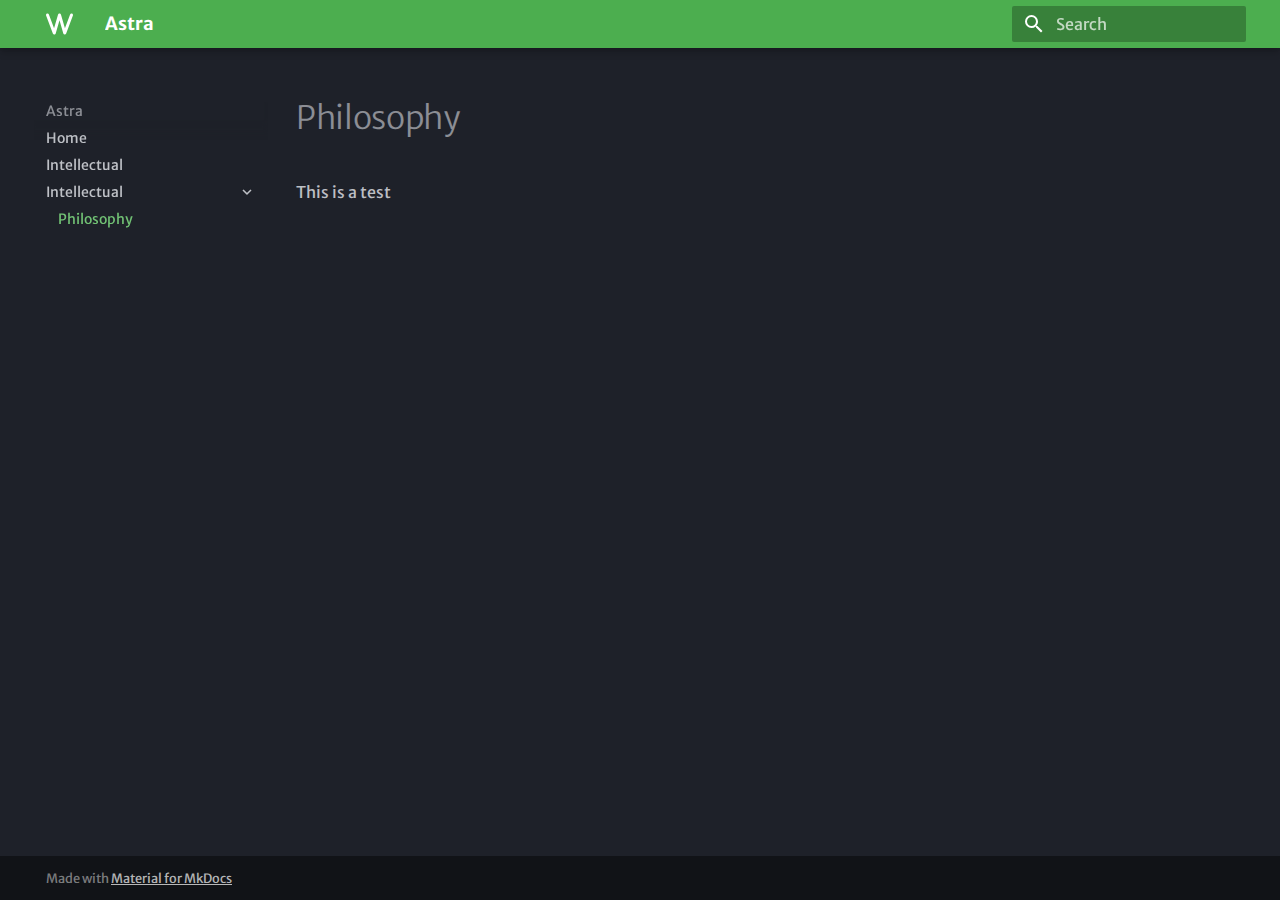
<file: Intellectual/philosophy/index.html>
<!doctype html>
<html lang="en" class="no-js">
  <head>
    
      <meta charset="utf-8">
      <meta name="viewport" content="width=device-width,initial-scale=1">
      
      
      
        <link rel="canonical" href="https://sitename.example/Intellectual/philosophy/">
      
      
        <link rel="prev" href="../../intellectual/">
      
      
      
        
      
      
      <link rel="icon" href="../../assets/images/favicon.png">
      <meta name="generator" content="mkdocs-1.6.1, mkdocs-material-9.7.1">
    
    
      
        <title>Philosophy - Astra</title>
      
    
    
      <link rel="stylesheet" href="../../assets/stylesheets/main.484c7ddc.min.css">
      
        
        <link rel="stylesheet" href="../../assets/stylesheets/palette.ab4e12ef.min.css">
      
      


    
    
      
    
    
      
        
        
        <link rel="preconnect" href="https://fonts.gstatic.com" crossorigin>
        <link rel="stylesheet" href="https://fonts.googleapis.com/css?family=Merriweather+Sans:300,300i,400,400i,700,700i%7CRed+Hat+Mono:400,400i,700,700i&display=fallback">
        <style>:root{--md-text-font:"Merriweather Sans";--md-code-font:"Red Hat Mono"}</style>
      
    
    
      <link rel="stylesheet" href="../../stylesheets/extra.css">
    
    <script>__md_scope=new URL("../..",location),__md_hash=e=>[...e].reduce(((e,_)=>(e<<5)-e+_.charCodeAt(0)),0),__md_get=(e,_=localStorage,t=__md_scope)=>JSON.parse(_.getItem(t.pathname+"."+e)),__md_set=(e,_,t=localStorage,a=__md_scope)=>{try{t.setItem(a.pathname+"."+e,JSON.stringify(_))}catch(e){}}</script>
    
      

    
    
  </head>
  
  
    
    
    
    
    
    <body dir="ltr" data-md-color-scheme="slate" data-md-color-primary="green" data-md-color-accent="indigo">
  
    
    <input class="md-toggle" data-md-toggle="drawer" type="checkbox" id="__drawer" autocomplete="off">
    <input class="md-toggle" data-md-toggle="search" type="checkbox" id="__search" autocomplete="off">
    <label class="md-overlay" for="__drawer"></label>
    <div data-md-component="skip">
      
    </div>
    <div data-md-component="announce">
      
    </div>
    
    
      

  

<header class="md-header md-header--shadow" data-md-component="header">
  <nav class="md-header__inner md-grid" aria-label="Header">
    <a href="../.." title="Astra" class="md-header__button md-logo" aria-label="Astra" data-md-component="logo">
      
  
  <svg xmlns="http://www.w3.org/2000/svg" viewBox="0 0 576 512"><!--! Font Awesome Free 7.1.0 by @fontawesome - https://fontawesome.com License - https://fontawesome.com/license/free (Icons: CC BY 4.0, Fonts: SIL OFL 1.1, Code: MIT License) Copyright 2025 Fonticons, Inc.--><path d="M20.8 34c16.5-6.2 35 2.2 41.2 18.7l110.2 294L257.3 55c4-13.7 16.5-23 30.7-23s26.7 9.4 30.7 23l85.1 291.7L514 52.8c6.2-16.5 24.6-24.9 41.2-18.7s25 24.6 18.8 41.1l-144 384c-4.8 12.9-17.4 21.3-31.2 20.7s-25.7-9.8-29.5-23L288 178.3 206.7 457c-3.9 13.2-15.8 22.5-29.5 23s-26.3-7.8-31.2-20.7L2 75.2c-6.2-16.5 2.2-35 18.8-41.2"/></svg>

    </a>
    <label class="md-header__button md-icon" for="__drawer">
      
      <svg xmlns="http://www.w3.org/2000/svg" viewBox="0 0 24 24"><path d="M3 6h18v2H3zm0 5h18v2H3zm0 5h18v2H3z"/></svg>
    </label>
    <div class="md-header__title" data-md-component="header-title">
      <div class="md-header__ellipsis">
        <div class="md-header__topic">
          <span class="md-ellipsis">
            Astra
          </span>
        </div>
        <div class="md-header__topic" data-md-component="header-topic">
          <span class="md-ellipsis">
            
              Philosophy
            
          </span>
        </div>
      </div>
    </div>
    
      
    
    
    
    
      
      
        <label class="md-header__button md-icon" for="__search">
          
          <svg xmlns="http://www.w3.org/2000/svg" viewBox="0 0 24 24"><path d="M9.5 3A6.5 6.5 0 0 1 16 9.5c0 1.61-.59 3.09-1.56 4.23l.27.27h.79l5 5-1.5 1.5-5-5v-.79l-.27-.27A6.52 6.52 0 0 1 9.5 16 6.5 6.5 0 0 1 3 9.5 6.5 6.5 0 0 1 9.5 3m0 2C7 5 5 7 5 9.5S7 14 9.5 14 14 12 14 9.5 12 5 9.5 5"/></svg>
        </label>
        <div class="md-search" data-md-component="search" role="dialog">
  <label class="md-search__overlay" for="__search"></label>
  <div class="md-search__inner" role="search">
    <form class="md-search__form" name="search">
      <input type="text" class="md-search__input" name="query" aria-label="Search" placeholder="Search" autocapitalize="off" autocorrect="off" autocomplete="off" spellcheck="false" data-md-component="search-query" required>
      <label class="md-search__icon md-icon" for="__search">
        
        <svg xmlns="http://www.w3.org/2000/svg" viewBox="0 0 24 24"><path d="M9.5 3A6.5 6.5 0 0 1 16 9.5c0 1.61-.59 3.09-1.56 4.23l.27.27h.79l5 5-1.5 1.5-5-5v-.79l-.27-.27A6.52 6.52 0 0 1 9.5 16 6.5 6.5 0 0 1 3 9.5 6.5 6.5 0 0 1 9.5 3m0 2C7 5 5 7 5 9.5S7 14 9.5 14 14 12 14 9.5 12 5 9.5 5"/></svg>
        
        <svg xmlns="http://www.w3.org/2000/svg" viewBox="0 0 24 24"><path d="M20 11v2H8l5.5 5.5-1.42 1.42L4.16 12l7.92-7.92L13.5 5.5 8 11z"/></svg>
      </label>
      <nav class="md-search__options" aria-label="Search">
        
        <button type="reset" class="md-search__icon md-icon" title="Clear" aria-label="Clear" tabindex="-1">
          
          <svg xmlns="http://www.w3.org/2000/svg" viewBox="0 0 24 24"><path d="M19 6.41 17.59 5 12 10.59 6.41 5 5 6.41 10.59 12 5 17.59 6.41 19 12 13.41 17.59 19 19 17.59 13.41 12z"/></svg>
        </button>
      </nav>
      
    </form>
    <div class="md-search__output">
      <div class="md-search__scrollwrap" tabindex="0" data-md-scrollfix>
        <div class="md-search-result" data-md-component="search-result">
          <div class="md-search-result__meta">
            Initializing search
          </div>
          <ol class="md-search-result__list" role="presentation"></ol>
        </div>
      </div>
    </div>
  </div>
</div>
      
    
    
  </nav>
  
</header>
    
    <div class="md-container" data-md-component="container">
      
      
        
          
        
      
      <main class="md-main" data-md-component="main">
        <div class="md-main__inner md-grid">
          
            
              
              <div class="md-sidebar md-sidebar--primary" data-md-component="sidebar" data-md-type="navigation" >
                <div class="md-sidebar__scrollwrap">
                  <div class="md-sidebar__inner">
                    



<nav class="md-nav md-nav--primary" aria-label="Navigation" data-md-level="0">
  <label class="md-nav__title" for="__drawer">
    <a href="../.." title="Astra" class="md-nav__button md-logo" aria-label="Astra" data-md-component="logo">
      
  
  <svg xmlns="http://www.w3.org/2000/svg" viewBox="0 0 576 512"><!--! Font Awesome Free 7.1.0 by @fontawesome - https://fontawesome.com License - https://fontawesome.com/license/free (Icons: CC BY 4.0, Fonts: SIL OFL 1.1, Code: MIT License) Copyright 2025 Fonticons, Inc.--><path d="M20.8 34c16.5-6.2 35 2.2 41.2 18.7l110.2 294L257.3 55c4-13.7 16.5-23 30.7-23s26.7 9.4 30.7 23l85.1 291.7L514 52.8c6.2-16.5 24.6-24.9 41.2-18.7s25 24.6 18.8 41.1l-144 384c-4.8 12.9-17.4 21.3-31.2 20.7s-25.7-9.8-29.5-23L288 178.3 206.7 457c-3.9 13.2-15.8 22.5-29.5 23s-26.3-7.8-31.2-20.7L2 75.2c-6.2-16.5 2.2-35 18.8-41.2"/></svg>

    </a>
    Astra
  </label>
  
  <ul class="md-nav__list" data-md-scrollfix>
    
      
      
  
  
  
  
    <li class="md-nav__item">
      <a href="../.." class="md-nav__link">
        
  
  
  <span class="md-ellipsis">
    
  
    Home
  

    
  </span>
  
  

      </a>
    </li>
  

    
      
      
  
  
  
  
    <li class="md-nav__item">
      <a href="../../intellectual/" class="md-nav__link">
        
  
  
  <span class="md-ellipsis">
    
  
    Intellectual
  

    
  </span>
  
  

      </a>
    </li>
  

    
      
      
  
  
    
  
  
  
    
    
    
    
    
    <li class="md-nav__item md-nav__item--active md-nav__item--nested">
      
        
        
        <input class="md-nav__toggle md-toggle " type="checkbox" id="__nav_3" checked>
        
          
          <label class="md-nav__link" for="__nav_3" id="__nav_3_label" tabindex="0">
            
  
  
  <span class="md-ellipsis">
    
  
    Intellectual
  

    
  </span>
  
  

            <span class="md-nav__icon md-icon"></span>
          </label>
        
        <nav class="md-nav" data-md-level="1" aria-labelledby="__nav_3_label" aria-expanded="true">
          <label class="md-nav__title" for="__nav_3">
            <span class="md-nav__icon md-icon"></span>
            
  
    Intellectual
  

          </label>
          <ul class="md-nav__list" data-md-scrollfix>
            
              
                
  
  
    
  
  
  
    <li class="md-nav__item md-nav__item--active">
      
      <input class="md-nav__toggle md-toggle" type="checkbox" id="__toc">
      
      
      
      <a href="./" class="md-nav__link md-nav__link--active">
        
  
  
  <span class="md-ellipsis">
    
  
    Philosophy
  

    
  </span>
  
  

      </a>
      
    </li>
  

              
            
          </ul>
        </nav>
      
    </li>
  

    
  </ul>
</nav>
                  </div>
                </div>
              </div>
            
            
              
              <div class="md-sidebar md-sidebar--secondary" data-md-component="sidebar" data-md-type="toc" >
                <div class="md-sidebar__scrollwrap">
                  <div class="md-sidebar__inner">
                    

<nav class="md-nav md-nav--secondary" aria-label="Table of contents">
  
  
  
  
</nav>
                  </div>
                </div>
              </div>
            
          
          
            <div class="md-content" data-md-component="content">
              
              <article class="md-content__inner md-typeset">
                
                  



  <h1>Philosophy</h1>

<p>This is a test </p>












                
              </article>
            </div>
          
          
<script>var target=document.getElementById(location.hash.slice(1));target&&target.name&&(target.checked=target.name.startsWith("__tabbed_"))</script>
        </div>
        
      </main>
      
        <footer class="md-footer">
  
  <div class="md-footer-meta md-typeset">
    <div class="md-footer-meta__inner md-grid">
      <div class="md-copyright">
  
  
    Made with
    <a href="https://squidfunk.github.io/mkdocs-material/" target="_blank" rel="noopener">
      Material for MkDocs
    </a>
  
</div>
      
    </div>
  </div>
</footer>
      
    </div>
    <div class="md-dialog" data-md-component="dialog">
      <div class="md-dialog__inner md-typeset"></div>
    </div>
    
    
    
      
      
      <script id="__config" type="application/json">{"annotate": null, "base": "../..", "features": [], "search": "../../assets/javascripts/workers/search.2c215733.min.js", "tags": null, "translations": {"clipboard.copied": "Copied to clipboard", "clipboard.copy": "Copy to clipboard", "search.result.more.one": "1 more on this page", "search.result.more.other": "# more on this page", "search.result.none": "No matching documents", "search.result.one": "1 matching document", "search.result.other": "# matching documents", "search.result.placeholder": "Type to start searching", "search.result.term.missing": "Missing", "select.version": "Select version"}, "version": null}</script>
    
    
      <script src="../../assets/javascripts/bundle.79ae519e.min.js"></script>
      
    
  </body>
</html>
</file>
<file: stylesheets/extra.css>
/* White canvas */   


:root {
  --md-default-bg-color: #ffffff;
  --md-default-fg-color: #000000;
  --md-default-fg-color--light: #111111;

  /* Classic link blue */   
  --md-typeset-a-color: #0000ee;

  /* Make code less "styled" (optional) */ 
  --md-code-bg-color: #f6f6f6;

}


.article-left-image {
  float: left;
  width: 120px;
  margin: 0.25rem 1rem 1rem 0;
  border-radius: 4px; 
}


/* Keep body typography clean and unembellished */    
.md-typset {
    line-height: 1.6; 
  }


  /* Links: blue + underline like classic HTML */ 
 .md-typeset a {
   color: #3a6ea5; /* soft light blue */ 
   text-decoration: underline;
 } 

 /* Visited links (optional, slightly muted) */ 
.md-typeset a:visited {
  color: #5a7fa6 
}
 
 .md-typset a:hover {
   text-decoration-thickness: 2px;
 }

 /* Reduce excessive visual styling */ 
 .md-header,
 .md-tabs.
 .md-footer {
   box-shadow: none !important;
   border-bottom: 0 !important;
 }


 /* Optional: remove left nav "feel" by reducing contract */   
 .md-nav__title,
 .md-nav__link {
   font-weight: 400;
 }

 /* Optional: make headings simple */   
 .md-typset h1, md-typset h2, md.md-typeset h3 {
   font-weight: 600; 
 }
</file>
<file: site/stylesheets/extra.css>
:root {
  --md-text-font-size: 0.4rem;
  --md-code-font-size: 0.6rem;
}

.article-left-image {
  float: left;
  width: 120px;
  margin: 0.25rem 1.25rem 1rem 0;
  border-radius: 4px;
}
</file>
<file: assets/stylesheets/main.484c7ddc.min.css>
@charset "UTF-8";html{-webkit-text-size-adjust:none;-moz-text-size-adjust:none;text-size-adjust:none;box-sizing:border-box}*,:after,:before{box-sizing:inherit}@media (prefers-reduced-motion){*,:after,:before{transition:none!important}}body{margin:0}a,button,input,label{-webkit-tap-highlight-color:transparent}a{color:inherit;text-decoration:none}hr{border:0;box-sizing:initial;display:block;height:.05rem;overflow:visible;padding:0}small{font-size:80%}sub,sup{line-height:1em}img{border-style:none}table{border-collapse:initial;border-spacing:0}td,th{font-weight:400;vertical-align:top}button{background:#0000;border:0;font-family:inherit;font-size:inherit;margin:0;padding:0}input{border:0;outline:none}:root{--md-primary-fg-color:#4051b5;--md-primary-fg-color--light:#5d6cc0;--md-primary-fg-color--dark:#303fa1;--md-primary-bg-color:#fff;--md-primary-bg-color--light:#ffffffb3;--md-accent-fg-color:#526cfe;--md-accent-fg-color--transparent:#526cfe1a;--md-accent-bg-color:#fff;--md-accent-bg-color--light:#ffffffb3}[data-md-color-scheme=default]{color-scheme:light}[data-md-color-scheme=default] img[src$="#gh-dark-mode-only"],[data-md-color-scheme=default] img[src$="#only-dark"]{display:none}:root,[data-md-color-scheme=default]{--md-hue:225deg;--md-default-fg-color:#000000de;--md-default-fg-color--light:#0000008a;--md-default-fg-color--lighter:#00000052;--md-default-fg-color--lightest:#00000012;--md-default-bg-color:#fff;--md-default-bg-color--light:#ffffffb3;--md-default-bg-color--lighter:#ffffff4d;--md-default-bg-color--lightest:#ffffff1f;--md-code-fg-color:#36464e;--md-code-bg-color:#f5f5f5;--md-code-bg-color--light:#f5f5f5b3;--md-code-bg-color--lighter:#f5f5f54d;--md-code-hl-color:#4287ff;--md-code-hl-color--light:#4287ff1a;--md-code-hl-number-color:#d52a2a;--md-code-hl-special-color:#db1457;--md-code-hl-function-color:#a846b9;--md-code-hl-constant-color:#6e59d9;--md-code-hl-keyword-color:#3f6ec6;--md-code-hl-string-color:#1c7d4d;--md-code-hl-name-color:var(--md-code-fg-color);--md-code-hl-operator-color:var(--md-default-fg-color--light);--md-code-hl-punctuation-color:var(--md-default-fg-color--light);--md-code-hl-comment-color:var(--md-default-fg-color--light);--md-code-hl-generic-color:var(--md-default-fg-color--light);--md-code-hl-variable-color:var(--md-default-fg-color--light);--md-typeset-color:var(--md-default-fg-color);--md-typeset-a-color:var(--md-primary-fg-color);--md-typeset-del-color:#f5503d26;--md-typeset-ins-color:#0bd57026;--md-typeset-kbd-color:#fafafa;--md-typeset-kbd-accent-color:#fff;--md-typeset-kbd-border-color:#b8b8b8;--md-typeset-mark-color:#ffff0080;--md-typeset-table-color:#0000001f;--md-typeset-table-color--light:rgba(0,0,0,.035);--md-admonition-fg-color:var(--md-default-fg-color);--md-admonition-bg-color:var(--md-default-bg-color);--md-warning-fg-color:#000000de;--md-warning-bg-color:#ff9;--md-footer-fg-color:#fff;--md-footer-fg-color--light:#ffffffb3;--md-footer-fg-color--lighter:#ffffff73;--md-footer-bg-color:#000000de;--md-footer-bg-color--dark:#00000052;--md-shadow-z1:0 0.2rem 0.5rem #0000000d,0 0 0.05rem #0000001a;--md-shadow-z2:0 0.2rem 0.5rem #0000001a,0 0 0.05rem #00000040;--md-shadow-z3:0 0.2rem 0.5rem #0003,0 0 0.05rem #00000059}.md-icon svg{fill:currentcolor;display:block;height:1.2rem;width:1.2rem}body{-webkit-font-smoothing:antialiased;-moz-osx-font-smoothing:grayscale;--md-text-font-family:var(--md-text-font,_),-apple-system,BlinkMacSystemFont,Helvetica,Arial,sans-serif;--md-code-font-family:var(--md-code-font,_),SFMono-Regular,Consolas,Menlo,monospace}aside,body,input{font-feature-settings:"kern","liga";color:var(--md-typeset-color);font-family:var(--md-text-font-family)}code,kbd,pre{font-feature-settings:"kern";font-family:var(--md-code-font-family)}:root{--md-typeset-table-sort-icon:url('data:image/svg+xml;charset=utf-8,<svg xmlns="http://www.w3.org/2000/svg" viewBox="0 0 24 24"><path d="m18 21-4-4h3V7h-3l4-4 4 4h-3v10h3M2 19v-2h10v2M2 13v-2h7v2M2 7V5h4v2z"/></svg>');--md-typeset-table-sort-icon--asc:url('data:image/svg+xml;charset=utf-8,<svg xmlns="http://www.w3.org/2000/svg" viewBox="0 0 24 24"><path d="M19 17h3l-4 4-4-4h3V3h2M2 17h10v2H2M6 5v2H2V5m0 6h7v2H2z"/></svg>');--md-typeset-table-sort-icon--desc:url('data:image/svg+xml;charset=utf-8,<svg xmlns="http://www.w3.org/2000/svg" viewBox="0 0 24 24"><path d="M19 7h3l-4-4-4 4h3v14h2M2 17h10v2H2M6 5v2H2V5m0 6h7v2H2z"/></svg>')}.md-typeset{-webkit-print-color-adjust:exact;color-adjust:exact;font-size:.8rem;line-height:1.6;overflow-wrap:break-word}@media print{.md-typeset{font-size:.68rem}}.md-typeset blockquote,.md-typeset dl,.md-typeset figure,.md-typeset ol,.md-typeset pre,.md-typeset ul{margin-bottom:1em;margin-top:1em}.md-typeset h1{color:var(--md-default-fg-color--light);font-size:2em;line-height:1.3;margin:0 0 1.25em}.md-typeset h1,.md-typeset h2{font-weight:300;letter-spacing:-.01em}.md-typeset h2{font-size:1.5625em;line-height:1.4;margin:1.6em 0 .64em}.md-typeset h3{font-size:1.25em;font-weight:400;letter-spacing:-.01em;line-height:1.5;margin:1.6em 0 .8em}.md-typeset h2+h3{margin-top:.8em}.md-typeset h4{font-weight:700;letter-spacing:-.01em;margin:1em 0}.md-typeset h5,.md-typeset h6{color:var(--md-default-fg-color--light);font-size:.8em;font-weight:700;letter-spacing:-.01em;margin:1.25em 0}.md-typeset h5{text-transform:uppercase}.md-typeset h5 code{text-transform:none}.md-typeset hr{border-bottom:.05rem solid var(--md-default-fg-color--lightest);display:flow-root;margin:1.5em 0}.md-typeset a{color:var(--md-typeset-a-color);word-break:break-word}.md-typeset a,.md-typeset a:before{transition:color 125ms}.md-typeset a:focus,.md-typeset a:hover{color:var(--md-accent-fg-color)}.md-typeset a:focus code,.md-typeset a:hover code{background-color:var(--md-accent-fg-color--transparent);color:var(--md-accent-fg-color)}.md-typeset a code{color:var(--md-typeset-a-color)}.md-typeset a.focus-visible{outline-color:var(--md-accent-fg-color);outline-offset:.2rem}.md-typeset code,.md-typeset kbd,.md-typeset pre{color:var(--md-code-fg-color);direction:ltr;font-variant-ligatures:none;transition:background-color 125ms}@media print{.md-typeset code,.md-typeset kbd,.md-typeset pre{white-space:pre-wrap}}.md-typeset code{background-color:var(--md-code-bg-color);border-radius:.1rem;-webkit-box-decoration-break:clone;box-decoration-break:clone;font-size:.85em;padding:0 .2941176471em;transition:color 125ms,background-color 125ms;word-break:break-word}.md-typeset code:not(.focus-visible){-webkit-tap-highlight-color:transparent;outline:none}.md-typeset pre{display:flow-root;line-height:1.4;position:relative}.md-typeset pre>code{-webkit-box-decoration-break:slice;box-decoration-break:slice;box-shadow:none;display:block;margin:0;outline-color:var(--md-accent-fg-color);overflow:auto;padding:.7720588235em 1.1764705882em;scrollbar-color:var(--md-default-fg-color--lighter) #0000;scrollbar-width:thin;touch-action:auto;word-break:normal}.md-typeset pre>code:hover{scrollbar-color:var(--md-accent-fg-color) #0000}.md-typeset pre>code::-webkit-scrollbar{height:.2rem;width:.2rem}.md-typeset pre>code::-webkit-scrollbar-thumb{background-color:var(--md-default-fg-color--lighter)}.md-typeset pre>code::-webkit-scrollbar-thumb:hover{background-color:var(--md-accent-fg-color)}.md-typeset kbd{background-color:var(--md-typeset-kbd-color);border-radius:.1rem;box-shadow:0 .1rem 0 .05rem var(--md-typeset-kbd-border-color),0 .1rem 0 var(--md-typeset-kbd-border-color),0 -.1rem .2rem var(--md-typeset-kbd-accent-color) inset;color:var(--md-default-fg-color);display:inline-block;font-size:.75em;padding:0 .6666666667em;vertical-align:text-top;word-break:break-word}.md-typeset mark{background-color:var(--md-typeset-mark-color);-webkit-box-decoration-break:clone;box-decoration-break:clone;color:inherit;word-break:break-word}.md-typeset abbr{cursor:help;text-decoration:none}.md-typeset [data-preview],.md-typeset abbr{border-bottom:.05rem dotted var(--md-default-fg-color--light)}.md-typeset small{opacity:.75}[dir=ltr] .md-typeset sub,[dir=ltr] .md-typeset sup{margin-left:.078125em}[dir=rtl] .md-typeset sub,[dir=rtl] .md-typeset sup{margin-right:.078125em}[dir=ltr] .md-typeset blockquote{padding-left:.6rem}[dir=rtl] .md-typeset blockquote{padding-right:.6rem}[dir=ltr] .md-typeset blockquote{border-left:.2rem solid var(--md-default-fg-color--lighter)}[dir=rtl] .md-typeset blockquote{border-right:.2rem solid var(--md-default-fg-color--lighter)}.md-typeset blockquote{color:var(--md-default-fg-color--light);margin-left:0;margin-right:0}.md-typeset ul{list-style-type:disc}.md-typeset ul[type]{list-style-type:revert-layer}[dir=ltr] .md-typeset ol,[dir=ltr] .md-typeset ul{margin-left:.625em}[dir=rtl] .md-typeset ol,[dir=rtl] .md-typeset ul{margin-right:.625em}.md-typeset ol,.md-typeset ul{padding:0}.md-typeset ol:not([hidden]),.md-typeset ul:not([hidden]){display:flow-root}.md-typeset ol ol,.md-typeset ul ol{list-style-type:lower-alpha}.md-typeset ol ol ol,.md-typeset ul ol ol{list-style-type:lower-roman}.md-typeset ol ol ol ol,.md-typeset ul ol ol ol{list-style-type:upper-alpha}.md-typeset ol ol ol ol ol,.md-typeset ul ol ol ol ol{list-style-type:upper-roman}.md-typeset ol[type],.md-typeset ul[type]{list-style-type:revert-layer}[dir=ltr] .md-typeset ol li,[dir=ltr] .md-typeset ul li{margin-left:1.25em}[dir=rtl] .md-typeset ol li,[dir=rtl] .md-typeset ul li{margin-right:1.25em}.md-typeset ol li,.md-typeset ul li{margin-bottom:.5em}.md-typeset ol li blockquote,.md-typeset ol li p,.md-typeset ul li blockquote,.md-typeset ul li p{margin:.5em 0}.md-typeset ol li:last-child,.md-typeset ul li:last-child{margin-bottom:0}[dir=ltr] .md-typeset ol li ol,[dir=ltr] .md-typeset ol li ul,[dir=ltr] .md-typeset ul li ol,[dir=ltr] .md-typeset ul li ul{margin-left:.625em}[dir=rtl] .md-typeset ol li ol,[dir=rtl] .md-typeset ol li ul,[dir=rtl] .md-typeset ul li ol,[dir=rtl] .md-typeset ul li ul{margin-right:.625em}.md-typeset ol li ol,.md-typeset ol li ul,.md-typeset ul li ol,.md-typeset ul li ul{margin-bottom:.5em;margin-top:.5em}[dir=ltr] .md-typeset dd{margin-left:1.875em}[dir=rtl] .md-typeset dd{margin-right:1.875em}.md-typeset dd{margin-bottom:1.5em;margin-top:1em}.md-typeset img,.md-typeset svg,.md-typeset video{height:auto;max-width:100%}.md-typeset img[align=left]{margin:1em 1em 1em 0}.md-typeset img[align=right]{margin:1em 0 1em 1em}.md-typeset img[align]:only-child{margin-top:0}.md-typeset figure{display:flow-root;margin:1em auto;max-width:100%;text-align:center;width:fit-content}.md-typeset figure img{display:block;margin:0 auto}.md-typeset figcaption{font-style:italic;margin:1em auto;max-width:24rem}.md-typeset iframe{max-width:100%}.md-typeset table:not([class]){background-color:var(--md-default-bg-color);border:.05rem solid var(--md-typeset-table-color);border-radius:.1rem;display:inline-block;font-size:.64rem;max-width:100%;overflow:auto;touch-action:auto}@media print{.md-typeset table:not([class]){display:table}}.md-typeset table:not([class])+*{margin-top:1.5em}.md-typeset table:not([class]) td>:first-child,.md-typeset table:not([class]) th>:first-child{margin-top:0}.md-typeset table:not([class]) td>:last-child,.md-typeset table:not([class]) th>:last-child{margin-bottom:0}.md-typeset table:not([class]) td:not([align]),.md-typeset table:not([class]) th:not([align]){text-align:left}[dir=rtl] .md-typeset table:not([class]) td:not([align]),[dir=rtl] .md-typeset table:not([class]) th:not([align]){text-align:right}.md-typeset table:not([class]) th{font-weight:700;min-width:5rem;padding:.9375em 1.25em;vertical-align:top}.md-typeset table:not([class]) td{border-top:.05rem solid var(--md-typeset-table-color);padding:.9375em 1.25em;vertical-align:top}.md-typeset table:not([class]) tbody tr{transition:background-color 125ms}.md-typeset table:not([class]) tbody tr:hover{background-color:var(--md-typeset-table-color--light);box-shadow:0 .05rem 0 var(--md-default-bg-color) inset}.md-typeset table:not([class]) a{word-break:normal}.md-typeset table th[role=columnheader]{cursor:pointer}[dir=ltr] .md-typeset table th[role=columnheader]:after{margin-left:.5em}[dir=rtl] .md-typeset table th[role=columnheader]:after{margin-right:.5em}.md-typeset table th[role=columnheader]:after{content:"";display:inline-block;height:1.2em;-webkit-mask-image:var(--md-typeset-table-sort-icon);mask-image:var(--md-typeset-table-sort-icon);-webkit-mask-repeat:no-repeat;mask-repeat:no-repeat;-webkit-mask-size:contain;mask-size:contain;transition:background-color 125ms;vertical-align:text-bottom;width:1.2em}.md-typeset table th[role=columnheader]:hover:after{background-color:var(--md-default-fg-color--lighter)}.md-typeset table th[role=columnheader][aria-sort=ascending]:after{background-color:var(--md-default-fg-color--light);-webkit-mask-image:var(--md-typeset-table-sort-icon--asc);mask-image:var(--md-typeset-table-sort-icon--asc)}.md-typeset table th[role=columnheader][aria-sort=descending]:after{background-color:var(--md-default-fg-color--light);-webkit-mask-image:var(--md-typeset-table-sort-icon--desc);mask-image:var(--md-typeset-table-sort-icon--desc)}.md-typeset__scrollwrap{margin:1em -.8rem;overflow-x:auto;touch-action:auto}.md-typeset__table{display:inline-block;margin-bottom:.5em;padding:0 .8rem}@media print{.md-typeset__table{display:block}}html .md-typeset__table table{display:table;margin:0;overflow:hidden;width:100%}@media screen and (max-width:44.984375em){.md-content__inner>pre{margin:1em -.8rem}.md-content__inner>pre code{border-radius:0}}.md-typeset .md-author{border-radius:100%;display:block;flex-shrink:0;height:1.6rem;overflow:hidden;position:relative;transition:color 125ms,transform 125ms;width:1.6rem}.md-typeset .md-author img{display:block}.md-typeset .md-author--more{background:var(--md-default-fg-color--lightest);color:var(--md-default-fg-color--lighter);font-size:.6rem;font-weight:700;line-height:1.6rem;text-align:center}.md-typeset .md-author--long{height:2.4rem;width:2.4rem}.md-typeset a.md-author{transform:scale(1)}.md-typeset a.md-author img{border-radius:100%;filter:grayscale(100%) opacity(75%);transition:filter 125ms}.md-typeset a.md-author:focus,.md-typeset a.md-author:hover{transform:scale(1.1);z-index:1}.md-typeset a.md-author:focus img,.md-typeset a.md-author:hover img{filter:grayscale(0)}.md-banner{background-color:var(--md-footer-bg-color);color:var(--md-footer-fg-color);overflow:auto}@media print{.md-banner{display:none}}.md-banner--warning{background-color:var(--md-warning-bg-color);color:var(--md-warning-fg-color)}.md-banner__inner{font-size:.7rem;margin:.6rem auto;padding:0 .8rem}[dir=ltr] .md-banner__button{float:right}[dir=rtl] .md-banner__button{float:left}.md-banner__button{color:inherit;cursor:pointer;transition:opacity .25s}.no-js .md-banner__button{display:none}.md-banner__button:hover{opacity:.7}html{font-size:125%;height:100%;overflow-x:hidden}@media screen and (min-width:100em){html{font-size:137.5%}}@media screen and (min-width:125em){html{font-size:150%}}body{background-color:var(--md-default-bg-color);display:flex;flex-direction:column;font-size:.5rem;min-height:100%;position:relative;width:100%}@media print{body{display:block}}@media screen and (max-width:59.984375em){body[data-md-scrolllock]{position:fixed}}.md-grid{margin-left:auto;margin-right:auto;max-width:61rem}.md-container{display:flex;flex-direction:column;flex-grow:1}@media print{.md-container{display:block}}.md-main{flex-grow:1}.md-main__inner{display:flex;height:100%;margin-top:1.5rem}.md-ellipsis{overflow:hidden;text-overflow:ellipsis}.md-toggle{display:none}.md-option{height:0;opacity:0;position:absolute;width:0}.md-option:checked+label:not([hidden]){display:block}.md-option.focus-visible+label{outline-color:var(--md-accent-fg-color);outline-style:auto}.md-skip{background-color:var(--md-default-fg-color);border-radius:.1rem;color:var(--md-default-bg-color);font-size:.64rem;margin:.5rem;opacity:0;outline-color:var(--md-accent-fg-color);padding:.3rem .5rem;position:fixed;transform:translateY(.4rem);z-index:-1}.md-skip:focus{opacity:1;transform:translateY(0);transition:transform .25s cubic-bezier(.4,0,.2,1),opacity 175ms 75ms;z-index:10}@page{margin:25mm}:root{--md-clipboard-icon:url('data:image/svg+xml;charset=utf-8,<svg xmlns="http://www.w3.org/2000/svg" viewBox="0 0 24 24"><path d="M19 21H8V7h11m0-2H8a2 2 0 0 0-2 2v14a2 2 0 0 0 2 2h11a2 2 0 0 0 2-2V7a2 2 0 0 0-2-2m-3-4H4a2 2 0 0 0-2 2v14h2V3h12z"/></svg>')}.md-clipboard{border-radius:.1rem;color:var(--md-default-fg-color--lightest);cursor:pointer;height:1.5em;outline-color:var(--md-accent-fg-color);outline-offset:.1rem;transition:color .25s;width:1.5em;z-index:1}@media print{.md-clipboard{display:none}}.md-clipboard:not(.focus-visible){-webkit-tap-highlight-color:transparent;outline:none}:hover>.md-clipboard{color:var(--md-default-fg-color--light)}.md-clipboard:focus,.md-clipboard:hover{color:var(--md-accent-fg-color)}.md-clipboard:after{background-color:currentcolor;content:"";display:block;height:1.125em;margin:0 auto;-webkit-mask-image:var(--md-clipboard-icon);mask-image:var(--md-clipboard-icon);-webkit-mask-position:center;mask-position:center;-webkit-mask-repeat:no-repeat;mask-repeat:no-repeat;-webkit-mask-size:contain;mask-size:contain;width:1.125em}.md-clipboard--inline{cursor:pointer}.md-clipboard--inline code{transition:color .25s,background-color .25s}.md-clipboard--inline:focus code,.md-clipboard--inline:hover code{background-color:var(--md-accent-fg-color--transparent);color:var(--md-accent-fg-color)}:root{--md-code-select-icon:url('data:image/svg+xml;charset=utf-8,<svg xmlns="http://www.w3.org/2000/svg" viewBox="0 0 24 24"><path d="M19 19h-4v2h4c1.1 0 2-.9 2-2v-4h-2m0-12h-4v2h4v4h2V5c0-1.1-.9-2-2-2M5 5h4V3H5c-1.1 0-2 .9-2 2v4h2m0 6H3v4c0 1.1.9 2 2 2h4v-2H5zm2-4h2v2H7zm4 0h2v2h-2zm4 0h2v2h-2zM7 7h2v2H7zm4 0h2v2h-2zm4 0h2v2h-2zm-8 8h2v2H7zm4 0h2v2h-2zm4 0h2v2h-2z"/></svg>');--md-code-copy-icon:url('data:image/svg+xml;charset=utf-8,<svg xmlns="http://www.w3.org/2000/svg" viewBox="0 0 24 24"><path d="M19 21H8V7h11m0-2H8a2 2 0 0 0-2 2v14a2 2 0 0 0 2 2h11a2 2 0 0 0 2-2V7a2 2 0 0 0-2-2m-3-4H4a2 2 0 0 0-2 2v14h2V3h12z"/></svg>')}.md-typeset .md-code__content{display:grid}.md-code__nav{background-color:var(--md-code-bg-color--lighter);border-radius:.1rem;display:flex;gap:.2rem;padding:.2rem;position:absolute;right:.25em;top:.25em;transition:background-color .25s;z-index:1}:hover>.md-code__nav{background-color:var(--md-code-bg-color--light)}.md-code__button{color:var(--md-default-fg-color--lightest);cursor:pointer;display:block;height:1.5em;outline-color:var(--md-accent-fg-color);outline-offset:.1rem;transition:color .25s;width:1.5em}:hover>*>.md-code__button{color:var(--md-default-fg-color--light)}.md-code__button.focus-visible,.md-code__button:hover{color:var(--md-accent-fg-color)}.md-code__button--active{color:var(--md-default-fg-color)!important}.md-code__button:after{background-color:currentcolor;content:"";display:block;height:1.125em;margin:0 auto;-webkit-mask-position:center;mask-position:center;-webkit-mask-repeat:no-repeat;mask-repeat:no-repeat;-webkit-mask-size:contain;mask-size:contain;width:1.125em}.md-code__button[data-md-type=select]:after{-webkit-mask-image:var(--md-code-select-icon);mask-image:var(--md-code-select-icon)}.md-code__button[data-md-type=copy]:after{-webkit-mask-image:var(--md-code-copy-icon);mask-image:var(--md-code-copy-icon)}@keyframes consent{0%{opacity:0;transform:translateY(100%)}to{opacity:1;transform:translateY(0)}}@keyframes overlay{0%{opacity:0}to{opacity:1}}.md-consent__overlay{animation:overlay .25s both;-webkit-backdrop-filter:blur(.1rem);backdrop-filter:blur(.1rem);background-color:#0000008a;height:100%;opacity:1;position:fixed;top:0;width:100%;z-index:5}.md-consent__inner{animation:consent .5s cubic-bezier(.1,.7,.1,1) both;background-color:var(--md-default-bg-color);border:0;border-radius:.1rem;bottom:0;box-shadow:0 0 .2rem #0000001a,0 .2rem .4rem #0003;max-height:100%;overflow:auto;padding:0;position:fixed;width:100%;z-index:5}.md-consent__form{padding:.8rem}.md-consent__settings{display:none;margin:1em 0}input:checked+.md-consent__settings{display:block}.md-consent__controls{margin-bottom:.8rem}.md-typeset .md-consent__controls .md-button{display:inline}@media screen and (max-width:44.984375em){.md-typeset .md-consent__controls .md-button{display:block;margin-top:.4rem;text-align:center;width:100%}}.md-consent label{cursor:pointer}.md-content{flex-grow:1;min-width:0}.md-content__inner{margin:0 .8rem 1.2rem;padding-top:.6rem}@media screen and (min-width:76.25em){[dir=ltr] .md-sidebar--primary:not([hidden])~.md-content>.md-content__inner{margin-left:1.2rem}[dir=ltr] .md-sidebar--secondary:not([hidden])~.md-content>.md-content__inner,[dir=rtl] .md-sidebar--primary:not([hidden])~.md-content>.md-content__inner{margin-right:1.2rem}[dir=rtl] .md-sidebar--secondary:not([hidden])~.md-content>.md-content__inner{margin-left:1.2rem}}.md-content__inner:before{content:"";display:block;height:.4rem}.md-content__inner>:last-child{margin-bottom:0}[dir=ltr] .md-content__button{float:right}[dir=rtl] .md-content__button{float:left}[dir=ltr] .md-content__button{margin-left:.4rem}[dir=rtl] .md-content__button{margin-right:.4rem}.md-content__button{margin:.4rem 0;padding:0}@media print{.md-content__button{display:none}}.md-typeset .md-content__button{color:var(--md-default-fg-color--lighter)}.md-content__button svg{display:inline;vertical-align:top}[dir=rtl] .md-content__button svg{transform:scaleX(-1)}[dir=ltr] .md-dialog{right:.8rem}[dir=rtl] .md-dialog{left:.8rem}.md-dialog{background-color:var(--md-default-fg-color);border-radius:.1rem;bottom:.8rem;box-shadow:var(--md-shadow-z3);min-width:11.1rem;opacity:0;padding:.4rem .6rem;pointer-events:none;position:fixed;transform:translateY(100%);transition:transform 0ms .4s,opacity .4s;z-index:4}@media print{.md-dialog{display:none}}.md-dialog--active{opacity:1;pointer-events:auto;transform:translateY(0);transition:transform .4s cubic-bezier(.075,.85,.175,1),opacity .4s}.md-dialog__inner{color:var(--md-default-bg-color);font-size:.7rem}.md-feedback{margin:2em 0 1em;text-align:center}.md-feedback fieldset{border:none;margin:0;padding:0}.md-feedback__title{font-weight:700;margin:1em auto}.md-feedback__inner{position:relative}.md-feedback__list{display:flex;flex-wrap:wrap;place-content:baseline center;position:relative}.md-feedback__list:hover .md-icon:not(:disabled){color:var(--md-default-fg-color--lighter)}:disabled .md-feedback__list{min-height:1.8rem}.md-feedback__icon{color:var(--md-default-fg-color--light);cursor:pointer;flex-shrink:0;margin:0 .1rem;transition:color 125ms}.md-feedback__icon:not(:disabled).md-icon:hover{color:var(--md-accent-fg-color)}.md-feedback__icon:disabled{color:var(--md-default-fg-color--lightest);pointer-events:none}.md-feedback__note{opacity:0;position:relative;transform:translateY(.4rem);transition:transform .4s cubic-bezier(.1,.7,.1,1),opacity .15s}.md-feedback__note>*{margin:0 auto;max-width:16rem}:disabled .md-feedback__note{opacity:1;transform:translateY(0)}@media print{.md-feedback{display:none}}.md-footer{background-color:var(--md-footer-bg-color);color:var(--md-footer-fg-color)}@media print{.md-footer{display:none}}.md-footer__inner{justify-content:space-between;overflow:auto;padding:.2rem}.md-footer__inner:not([hidden]){display:flex}.md-footer__link{align-items:end;display:flex;flex-grow:0.01;margin-bottom:.4rem;margin-top:1rem;max-width:100%;outline-color:var(--md-accent-fg-color);overflow:hidden;transition:opacity .25s}.md-footer__link:focus,.md-footer__link:hover{opacity:.7}[dir=rtl] .md-footer__link svg{transform:scaleX(-1)}@media screen and (max-width:44.984375em){.md-footer__link--prev{flex-shrink:0}.md-footer__link--prev .md-footer__title{display:none}}[dir=ltr] .md-footer__link--next{margin-left:auto}[dir=rtl] .md-footer__link--next{margin-right:auto}.md-footer__link--next{text-align:right}[dir=rtl] .md-footer__link--next{text-align:left}.md-footer__title{flex-grow:1;font-size:.9rem;margin-bottom:.7rem;max-width:calc(100% - 2.4rem);padding:0 1rem;white-space:nowrap}.md-footer__button{margin:.2rem;padding:.4rem}.md-footer__direction{font-size:.64rem;opacity:.7}.md-footer-meta{background-color:var(--md-footer-bg-color--dark)}.md-footer-meta__inner{display:flex;flex-wrap:wrap;justify-content:space-between;padding:.2rem}html .md-footer-meta.md-typeset a{color:var(--md-footer-fg-color--light)}html .md-footer-meta.md-typeset a:focus,html .md-footer-meta.md-typeset a:hover{color:var(--md-footer-fg-color)}.md-copyright{color:var(--md-footer-fg-color--lighter);font-size:.64rem;margin:auto .6rem;padding:.4rem 0;width:100%}@media screen and (min-width:45em){.md-copyright{width:auto}}.md-copyright__highlight{color:var(--md-footer-fg-color--light)}.md-social{display:inline-flex;gap:.2rem;margin:0 .4rem;padding:.2rem 0 .6rem}@media screen and (min-width:45em){.md-social{padding:.6rem 0}}.md-social__link{display:inline-block;height:1.6rem;text-align:center;width:1.6rem}.md-social__link:before{line-height:1.9}.md-social__link svg{fill:currentcolor;max-height:.8rem;vertical-align:-25%}.md-typeset .md-button{border:.1rem solid;border-radius:.1rem;color:var(--md-primary-fg-color);cursor:pointer;display:inline-block;font-weight:700;padding:.625em 2em;transition:color 125ms,background-color 125ms,border-color 125ms}.md-typeset .md-button--primary{background-color:var(--md-primary-fg-color);border-color:var(--md-primary-fg-color);color:var(--md-primary-bg-color)}.md-typeset .md-button:focus,.md-typeset .md-button:hover{background-color:var(--md-accent-fg-color);border-color:var(--md-accent-fg-color);color:var(--md-accent-bg-color)}[dir=ltr] .md-typeset .md-input{border-top-left-radius:.1rem}[dir=ltr] .md-typeset .md-input,[dir=rtl] .md-typeset .md-input{border-top-right-radius:.1rem}[dir=rtl] .md-typeset .md-input{border-top-left-radius:.1rem}.md-typeset .md-input{border-bottom:.1rem solid var(--md-default-fg-color--lighter);box-shadow:var(--md-shadow-z1);font-size:.8rem;height:1.8rem;padding:0 .6rem;transition:border .25s,box-shadow .25s}.md-typeset .md-input:focus,.md-typeset .md-input:hover{border-bottom-color:var(--md-accent-fg-color);box-shadow:var(--md-shadow-z2)}.md-typeset .md-input--stretch{width:100%}.md-header{background-color:var(--md-primary-fg-color);box-shadow:0 0 .2rem #0000,0 .2rem .4rem #0000;color:var(--md-primary-bg-color);display:block;left:0;position:sticky;right:0;top:0;z-index:4}@media print{.md-header{display:none}}.md-header[hidden]{transform:translateY(-100%);transition:transform .25s cubic-bezier(.8,0,.6,1),box-shadow .25s}.md-header--shadow{box-shadow:0 0 .2rem #0000001a,0 .2rem .4rem #0003;transition:transform .25s cubic-bezier(.1,.7,.1,1),box-shadow .25s}.md-header__inner{align-items:center;display:flex;padding:0 .2rem}.md-header__button{color:currentcolor;cursor:pointer;margin:.2rem;outline-color:var(--md-accent-fg-color);padding:.4rem;position:relative;transition:opacity .25s;vertical-align:middle;z-index:1}.md-header__button:hover{opacity:.7}.md-header__button:not([hidden]){display:inline-block}.md-header__button:not(.focus-visible){-webkit-tap-highlight-color:transparent;outline:none}.md-header__button.md-logo{margin:.2rem;padding:.4rem}@media screen and (max-width:76.234375em){.md-header__button.md-logo{display:none}}.md-header__button.md-logo img,.md-header__button.md-logo svg{fill:currentcolor;display:block;height:1.2rem;width:auto}@media screen and (min-width:60em){.md-header__button[for=__search]{display:none}}.no-js .md-header__button[for=__search]{display:none}[dir=rtl] .md-header__button[for=__search] svg{transform:scaleX(-1)}@media screen and (min-width:76.25em){.md-header__button[for=__drawer]{display:none}}.md-header__topic{display:flex;max-width:100%;position:absolute;transition:transform .4s cubic-bezier(.1,.7,.1,1),opacity .15s;white-space:nowrap}.md-header__topic+.md-header__topic{opacity:0;pointer-events:none;transform:translateX(1.25rem);transition:transform .4s cubic-bezier(1,.7,.1,.1),opacity .15s;z-index:-1}[dir=rtl] .md-header__topic+.md-header__topic{transform:translateX(-1.25rem)}.md-header__topic:first-child{font-weight:700}[dir=ltr] .md-header__title{margin-left:1rem;margin-right:.4rem}[dir=rtl] .md-header__title{margin-left:.4rem;margin-right:1rem}.md-header__title{flex-grow:1;font-size:.9rem;height:2.4rem;line-height:2.4rem}.md-header__title--active .md-header__topic{opacity:0;pointer-events:none;transform:translateX(-1.25rem);transition:transform .4s cubic-bezier(1,.7,.1,.1),opacity .15s;z-index:-1}[dir=rtl] .md-header__title--active .md-header__topic{transform:translateX(1.25rem)}.md-header__title--active .md-header__topic+.md-header__topic{opacity:1;pointer-events:auto;transform:translateX(0);transition:transform .4s cubic-bezier(.1,.7,.1,1),opacity .15s;z-index:0}.md-header__title>.md-header__ellipsis{height:100%;position:relative;width:100%}.md-header__option{display:flex;flex-shrink:0;max-width:100%;transition:max-width 0ms .25s,opacity .25s .25s;white-space:nowrap}[data-md-toggle=search]:checked~.md-header .md-header__option{max-width:0;opacity:0;transition:max-width 0ms,opacity 0ms}.md-header__option>input{bottom:0}.md-header__source{display:none}@media screen and (min-width:60em){[dir=ltr] .md-header__source{margin-left:1rem}[dir=rtl] .md-header__source{margin-right:1rem}.md-header__source{display:block;max-width:11.7rem;width:11.7rem}}@media screen and (min-width:76.25em){[dir=ltr] .md-header__source{margin-left:1.4rem}[dir=rtl] .md-header__source{margin-right:1.4rem}}.md-meta{color:var(--md-default-fg-color--light);font-size:.7rem;line-height:1.3}.md-meta__list{display:inline-flex;flex-wrap:wrap;list-style:none;margin:0;padding:0}.md-meta__item:not(:last-child):after{content:"·";margin-left:.2rem;margin-right:.2rem}.md-meta__link{color:var(--md-typeset-a-color)}.md-meta__link:focus,.md-meta__link:hover{color:var(--md-accent-fg-color)}.md-draft{background-color:#ff1744;border-radius:.125em;color:#fff;display:inline-block;font-weight:700;padding-left:.5714285714em;padding-right:.5714285714em}:root{--md-nav-icon--prev:url('data:image/svg+xml;charset=utf-8,<svg xmlns="http://www.w3.org/2000/svg" viewBox="0 0 24 24"><path d="M20 11v2H8l5.5 5.5-1.42 1.42L4.16 12l7.92-7.92L13.5 5.5 8 11z"/></svg>');--md-nav-icon--next:url('data:image/svg+xml;charset=utf-8,<svg xmlns="http://www.w3.org/2000/svg" viewBox="0 0 24 24"><path d="M8.59 16.58 13.17 12 8.59 7.41 10 6l6 6-6 6z"/></svg>');--md-toc-icon:url('data:image/svg+xml;charset=utf-8,<svg xmlns="http://www.w3.org/2000/svg" viewBox="0 0 24 24"><path d="M3 9h14V7H3zm0 4h14v-2H3zm0 4h14v-2H3zm16 0h2v-2h-2zm0-10v2h2V7zm0 6h2v-2h-2z"/></svg>')}.md-nav{font-size:.7rem;line-height:1.3}.md-nav__title{color:var(--md-default-fg-color--light);display:block;font-weight:700;overflow:hidden;padding:0 .6rem;text-overflow:ellipsis}.md-nav__title .md-nav__button{display:none}.md-nav__title .md-nav__button img{height:100%;width:auto}.md-nav__title .md-nav__button.md-logo img,.md-nav__title .md-nav__button.md-logo svg{fill:currentcolor;display:block;height:2.4rem;max-width:100%;object-fit:contain;width:auto}.md-nav__list{list-style:none;margin:0;padding:0}.md-nav__link{align-items:flex-start;display:flex;gap:.4rem;margin-top:.625em;scroll-snap-align:start;transition:color 125ms}.md-nav__link--passed,.md-nav__link--passed code{color:var(--md-default-fg-color--light)}.md-nav__item .md-nav__link--active,.md-nav__item .md-nav__link--active code{color:var(--md-typeset-a-color)}.md-nav__link .md-ellipsis{position:relative}.md-nav__link .md-ellipsis code{word-break:normal}[dir=ltr] .md-nav__link .md-icon:last-child{margin-left:auto}[dir=rtl] .md-nav__link .md-icon:last-child{margin-right:auto}.md-nav__link .md-typeset{font-size:.7rem;line-height:1.3}.md-nav__link svg{fill:currentcolor;flex-shrink:0;height:1.3em;position:relative}.md-nav__link[for]:focus,.md-nav__link[for]:hover,.md-nav__link[href]:focus,.md-nav__link[href]:hover{color:var(--md-accent-fg-color);cursor:pointer}.md-nav__link[for]:focus code,.md-nav__link[for]:hover code,.md-nav__link[href]:focus code,.md-nav__link[href]:hover code{background-color:var(--md-accent-fg-color--transparent);color:var(--md-accent-fg-color)}.md-nav__link.focus-visible{outline-color:var(--md-accent-fg-color);outline-offset:.2rem}.md-nav--primary .md-nav__link[for=__toc]{display:none}.md-nav--primary .md-nav__link[for=__toc] .md-icon:after{background-color:currentcolor;display:block;height:100%;-webkit-mask-image:var(--md-toc-icon);mask-image:var(--md-toc-icon);width:100%}.md-nav--primary .md-nav__link[for=__toc]~.md-nav{display:none}.md-nav__container>.md-nav__link{margin-top:0}.md-nav__container>.md-nav__link:first-child{flex-grow:1;min-width:0}.md-nav__icon{flex-shrink:0}.md-nav__source{display:none}@media screen and (max-width:76.234375em){.md-nav--primary,.md-nav--primary .md-nav{background-color:var(--md-default-bg-color);display:flex;flex-direction:column;height:100%;left:0;position:absolute;right:0;top:0;z-index:1}.md-nav--primary .md-nav__item,.md-nav--primary .md-nav__title{font-size:.8rem;line-height:1.5}.md-nav--primary .md-nav__title{background-color:var(--md-default-fg-color--lightest);color:var(--md-default-fg-color--light);cursor:pointer;height:5.6rem;line-height:2.4rem;padding:3rem .8rem .2rem;position:relative;white-space:nowrap}[dir=ltr] .md-nav--primary .md-nav__title .md-nav__icon{left:.4rem}[dir=rtl] .md-nav--primary .md-nav__title .md-nav__icon{right:.4rem}.md-nav--primary .md-nav__title .md-nav__icon{display:block;height:1.2rem;margin:.2rem;position:absolute;top:.4rem;width:1.2rem}.md-nav--primary .md-nav__title .md-nav__icon:after{background-color:currentcolor;content:"";display:block;height:100%;-webkit-mask-image:var(--md-nav-icon--prev);mask-image:var(--md-nav-icon--prev);-webkit-mask-position:center;mask-position:center;-webkit-mask-repeat:no-repeat;mask-repeat:no-repeat;-webkit-mask-size:contain;mask-size:contain;width:100%}.md-nav--primary .md-nav__title~.md-nav__list{background-color:var(--md-default-bg-color);box-shadow:0 .05rem 0 var(--md-default-fg-color--lightest) inset;overflow-y:auto;scroll-snap-type:y mandatory;touch-action:pan-y}.md-nav--primary .md-nav__title~.md-nav__list>:first-child{border-top:0}.md-nav--primary .md-nav__title[for=__drawer]{background-color:var(--md-primary-fg-color);color:var(--md-primary-bg-color);font-weight:700}.md-nav--primary .md-nav__title .md-logo{display:block;left:.2rem;margin:.2rem;padding:.4rem;position:absolute;right:.2rem;top:.2rem}.md-nav--primary .md-nav__list{flex:1}.md-nav--primary .md-nav__item{border-top:.05rem solid var(--md-default-fg-color--lightest)}.md-nav--primary .md-nav__item--active>.md-nav__link{color:var(--md-typeset-a-color)}.md-nav--primary .md-nav__item--active>.md-nav__link:focus,.md-nav--primary .md-nav__item--active>.md-nav__link:hover{color:var(--md-accent-fg-color)}.md-nav--primary .md-nav__link{margin-top:0;padding:.6rem .8rem}.md-nav--primary .md-nav__link svg{margin-top:.1em}.md-nav--primary .md-nav__link>.md-nav__link{padding:0}[dir=ltr] .md-nav--primary .md-nav__link .md-nav__icon{margin-right:-.2rem}[dir=rtl] .md-nav--primary .md-nav__link .md-nav__icon{margin-left:-.2rem}.md-nav--primary .md-nav__link .md-nav__icon{font-size:1.2rem;height:1.2rem;width:1.2rem}.md-nav--primary .md-nav__link .md-nav__icon:after{background-color:currentcolor;content:"";display:block;height:100%;-webkit-mask-image:var(--md-nav-icon--next);mask-image:var(--md-nav-icon--next);-webkit-mask-position:center;mask-position:center;-webkit-mask-repeat:no-repeat;mask-repeat:no-repeat;-webkit-mask-size:contain;mask-size:contain;width:100%}[dir=rtl] .md-nav--primary .md-nav__icon:after{transform:scale(-1)}.md-nav--primary .md-nav--secondary .md-nav{background-color:initial;position:static}[dir=ltr] .md-nav--primary .md-nav--secondary .md-nav .md-nav__link{padding-left:1.4rem}[dir=rtl] .md-nav--primary .md-nav--secondary .md-nav .md-nav__link{padding-right:1.4rem}[dir=ltr] .md-nav--primary .md-nav--secondary .md-nav .md-nav .md-nav__link{padding-left:2rem}[dir=rtl] .md-nav--primary .md-nav--secondary .md-nav .md-nav .md-nav__link{padding-right:2rem}[dir=ltr] .md-nav--primary .md-nav--secondary .md-nav .md-nav .md-nav .md-nav__link{padding-left:2.6rem}[dir=rtl] .md-nav--primary .md-nav--secondary .md-nav .md-nav .md-nav .md-nav__link{padding-right:2.6rem}[dir=ltr] .md-nav--primary .md-nav--secondary .md-nav .md-nav .md-nav .md-nav .md-nav__link{padding-left:3.2rem}[dir=rtl] .md-nav--primary .md-nav--secondary .md-nav .md-nav .md-nav .md-nav .md-nav__link{padding-right:3.2rem}.md-nav--secondary{background-color:initial}.md-nav__toggle~.md-nav{display:flex;opacity:0;transform:translateX(100%);transition:transform .25s cubic-bezier(.8,0,.6,1),opacity 125ms 50ms}[dir=rtl] .md-nav__toggle~.md-nav{transform:translateX(-100%)}.md-nav__toggle:checked~.md-nav{opacity:1;transform:translateX(0);transition:transform .25s cubic-bezier(.4,0,.2,1),opacity 125ms 125ms}.md-nav__toggle:checked~.md-nav>.md-nav__list{backface-visibility:hidden}}@media screen and (max-width:59.984375em){.md-nav--primary .md-nav__link[for=__toc]{display:flex}.md-nav--primary .md-nav__link[for=__toc] .md-icon:after{content:""}.md-nav--primary .md-nav__link[for=__toc]+.md-nav__link{display:none}.md-nav--primary .md-nav__link[for=__toc]~.md-nav{display:flex}.md-nav__source{background-color:var(--md-primary-fg-color--dark);color:var(--md-primary-bg-color);display:block;padding:0 .2rem}}@media screen and (min-width:60em) and (max-width:76.234375em){.md-nav--integrated .md-nav__link[for=__toc]{display:flex}.md-nav--integrated .md-nav__link[for=__toc] .md-icon:after{content:""}.md-nav--integrated .md-nav__link[for=__toc]+.md-nav__link{display:none}.md-nav--integrated .md-nav__link[for=__toc]~.md-nav{display:flex}}@media screen and (min-width:60em){.md-nav{margin-bottom:-.4rem}.md-nav--secondary .md-nav__title{background:var(--md-default-bg-color);box-shadow:0 0 .4rem .4rem var(--md-default-bg-color);position:sticky;top:0;z-index:1}.md-nav--secondary .md-nav__title[for=__toc]{scroll-snap-align:start}.md-nav--secondary .md-nav__title .md-nav__icon{display:none}[dir=ltr] .md-nav--secondary .md-nav__list{padding-left:.6rem}[dir=rtl] .md-nav--secondary .md-nav__list{padding-right:.6rem}.md-nav--secondary .md-nav__list{padding-bottom:.4rem}[dir=ltr] .md-nav--secondary .md-nav__item>.md-nav__link{margin-right:.4rem}[dir=rtl] .md-nav--secondary .md-nav__item>.md-nav__link{margin-left:.4rem}}@media screen and (min-width:76.25em){.md-nav{margin-bottom:-.4rem;transition:max-height .25s cubic-bezier(.86,0,.07,1)}.md-nav--primary .md-nav__title{background:var(--md-default-bg-color);box-shadow:0 0 .4rem .4rem var(--md-default-bg-color);position:sticky;top:0;z-index:1}.md-nav--primary .md-nav__title[for=__drawer]{scroll-snap-align:start}.md-nav--primary .md-nav__title .md-nav__icon{display:none}[dir=ltr] .md-nav--primary .md-nav__list{padding-left:.6rem}[dir=rtl] .md-nav--primary .md-nav__list{padding-right:.6rem}.md-nav--primary .md-nav__list{padding-bottom:.4rem}[dir=ltr] .md-nav--primary .md-nav__item>.md-nav__link{margin-right:.4rem}[dir=rtl] .md-nav--primary .md-nav__item>.md-nav__link{margin-left:.4rem}.md-nav__toggle~.md-nav{display:grid;grid-template-rows:minmax(.4rem,0fr);opacity:0;transition:grid-template-rows .25s cubic-bezier(.86,0,.07,1),opacity .25s,visibility 0ms .25s;visibility:collapse}.md-nav__toggle~.md-nav>.md-nav__list{overflow:hidden}.md-nav__toggle.md-toggle--indeterminate~.md-nav,.md-nav__toggle:checked~.md-nav{grid-template-rows:minmax(.4rem,1fr);opacity:1;transition:grid-template-rows .25s cubic-bezier(.86,0,.07,1),opacity .15s .1s,visibility 0ms;visibility:visible}.md-nav__toggle.md-toggle--indeterminate~.md-nav{transition:none}.md-nav__item--nested>.md-nav>.md-nav__title{display:none}.md-nav__item--section{display:block;margin:1.25em 0}.md-nav__item--section:last-child{margin-bottom:0}.md-nav__item--section>.md-nav__link{font-weight:700}.md-nav__item--section>.md-nav__link[for]{color:var(--md-default-fg-color--light)}.md-nav__item--section>.md-nav__link:not(.md-nav__container){pointer-events:none}.md-nav__item--section>.md-nav__link .md-icon,.md-nav__item--section>.md-nav__link>[for]{display:none}[dir=ltr] .md-nav__item--section>.md-nav{margin-left:-.6rem}[dir=rtl] .md-nav__item--section>.md-nav{margin-right:-.6rem}.md-nav__item--section>.md-nav{display:block;opacity:1;visibility:visible}.md-nav__item--section>.md-nav>.md-nav__list>.md-nav__item{padding:0}.md-nav__icon{border-radius:100%;height:.9rem;transition:background-color .25s;width:.9rem}.md-nav__icon:hover{background-color:var(--md-accent-fg-color--transparent)}.md-nav__icon:after{background-color:currentcolor;border-radius:100%;content:"";display:inline-block;height:100%;-webkit-mask-image:var(--md-nav-icon--next);mask-image:var(--md-nav-icon--next);-webkit-mask-position:center;mask-position:center;-webkit-mask-repeat:no-repeat;mask-repeat:no-repeat;-webkit-mask-size:contain;mask-size:contain;transition:transform .25s;vertical-align:-.1rem;width:100%}[dir=rtl] .md-nav__icon:after{transform:rotate(180deg)}.md-nav__item--nested .md-nav__toggle:checked~.md-nav__link .md-nav__icon:after,.md-nav__item--nested .md-toggle--indeterminate~.md-nav__link .md-nav__icon:after{transform:rotate(90deg)}.md-nav--lifted>.md-nav__list>.md-nav__item,.md-nav--lifted>.md-nav__title{display:none}.md-nav--lifted>.md-nav__list>.md-nav__item--active{display:block}.md-nav--lifted>.md-nav__list>.md-nav__item--active>.md-nav__link{background:var(--md-default-bg-color);box-shadow:0 0 .4rem .4rem var(--md-default-bg-color);margin-top:0;position:sticky;top:0;z-index:1}.md-nav--lifted>.md-nav__list>.md-nav__item--active>.md-nav__link:not(.md-nav__container){pointer-events:none}.md-nav--lifted>.md-nav__list>.md-nav__item--active.md-nav__item--section{margin:0}[dir=ltr] .md-nav--lifted>.md-nav__list>.md-nav__item>.md-nav:not(.md-nav--secondary){margin-left:-.6rem}[dir=rtl] .md-nav--lifted>.md-nav__list>.md-nav__item>.md-nav:not(.md-nav--secondary){margin-right:-.6rem}.md-nav--lifted>.md-nav__list>.md-nav__item>[for]{color:var(--md-default-fg-color--light)}.md-nav--lifted .md-nav[data-md-level="1"]{grid-template-rows:minmax(.4rem,1fr);opacity:1;visibility:visible}[dir=ltr] .md-nav--integrated>.md-nav__list>.md-nav__item--active .md-nav--secondary{border-left:.05rem solid var(--md-primary-fg-color)}[dir=rtl] .md-nav--integrated>.md-nav__list>.md-nav__item--active .md-nav--secondary{border-right:.05rem solid var(--md-primary-fg-color)}.md-nav--integrated>.md-nav__list>.md-nav__item--active .md-nav--secondary{display:block;margin-bottom:1.25em;opacity:1;visibility:visible}.md-nav--integrated>.md-nav__list>.md-nav__item--active .md-nav--secondary>.md-nav__list{overflow:visible;padding-bottom:0}.md-nav--integrated>.md-nav__list>.md-nav__item--active .md-nav--secondary>.md-nav__title{display:none}}.md-pagination{font-size:.8rem;font-weight:700;gap:.4rem}.md-pagination,.md-pagination>*{align-items:center;display:flex;justify-content:center}.md-pagination>*{border-radius:.2rem;height:1.8rem;min-width:1.8rem;text-align:center}.md-pagination__current{background-color:var(--md-default-fg-color--lightest);color:var(--md-default-fg-color--light)}.md-pagination__link{transition:color 125ms,background-color 125ms}.md-pagination__link:focus,.md-pagination__link:hover{background-color:var(--md-accent-fg-color--transparent);color:var(--md-accent-fg-color)}.md-pagination__link:focus svg,.md-pagination__link:hover svg{color:var(--md-accent-fg-color)}.md-pagination__link.focus-visible{outline-color:var(--md-accent-fg-color);outline-offset:.2rem}.md-pagination__link svg{fill:currentcolor;color:var(--md-default-fg-color--lighter);display:block;max-height:100%;width:1.2rem}:root{--md-path-icon:url('data:image/svg+xml;charset=utf-8,<svg xmlns="http://www.w3.org/2000/svg" viewBox="0 0 24 24"><path d="M8.59 16.58 13.17 12 8.59 7.41 10 6l6 6-6 6z"/></svg>')}.md-path{font-size:.7rem;margin:0 .8rem;overflow:auto;padding-top:1.2rem}.md-path:not([hidden]){display:block}@media screen and (min-width:76.25em){.md-path{margin:0 1.2rem}}.md-path__list{align-items:center;display:flex;gap:.2rem;list-style:none;margin:0;padding:0}.md-path__item:not(:first-child){display:inline-flex;gap:.2rem;white-space:nowrap}.md-path__item:not(:first-child):before{background-color:var(--md-default-fg-color--lighter);content:"";display:inline;height:.8rem;-webkit-mask-image:var(--md-path-icon);mask-image:var(--md-path-icon);width:.8rem}.md-path__link{align-items:center;color:var(--md-default-fg-color--light);display:flex}.md-path__link:focus,.md-path__link:hover{color:var(--md-accent-fg-color)}:root{--md-post-pin-icon:url('data:image/svg+xml;charset=utf-8,<svg xmlns="http://www.w3.org/2000/svg" viewBox="0 0 24 24"><path d="M16 12V4h1V2H7v2h1v8l-2 2v2h5.2v6h1.6v-6H18v-2z"/></svg>')}.md-post__back{border-bottom:.05rem solid var(--md-default-fg-color--lightest);margin-bottom:1.2rem;padding-bottom:1.2rem}@media screen and (max-width:76.234375em){.md-post__back{display:none}}[dir=rtl] .md-post__back svg{transform:scaleX(-1)}.md-post__authors{display:flex;flex-direction:column;gap:.6rem;margin:0 .6rem 1.2rem}.md-post .md-post__meta a{transition:color 125ms}.md-post .md-post__meta a:focus,.md-post .md-post__meta a:hover{color:var(--md-accent-fg-color)}.md-post__title{color:var(--md-default-fg-color--light);font-weight:700}.md-post--excerpt{margin-bottom:3.2rem}.md-post--excerpt .md-post__header{align-items:center;display:flex;gap:.6rem;min-height:1.6rem}.md-post--excerpt .md-post__authors{align-items:center;display:inline-flex;flex-direction:row;gap:.2rem;margin:0;min-height:2.4rem}[dir=ltr] .md-post--excerpt .md-post__meta .md-meta__list{margin-right:.4rem}[dir=rtl] .md-post--excerpt .md-post__meta .md-meta__list{margin-left:.4rem}.md-post--excerpt .md-post__content>:first-child{--md-scroll-margin:6rem;margin-top:0}.md-post>.md-nav--secondary{margin:1em 0}.md-pin{background:var(--md-default-fg-color--lightest);border-radius:1rem;margin-top:-.05rem;padding:.2rem}.md-pin:after{background-color:currentcolor;content:"";display:block;height:.6rem;margin:0 auto;-webkit-mask-image:var(--md-post-pin-icon);mask-image:var(--md-post-pin-icon);-webkit-mask-position:center;mask-position:center;-webkit-mask-repeat:no-repeat;mask-repeat:no-repeat;-webkit-mask-size:contain;mask-size:contain;width:.6rem}.md-profile{align-items:center;display:flex;font-size:.7rem;gap:.6rem;line-height:1.4;width:100%}.md-profile__description{flex-grow:1}.md-content--post{display:flex}@media screen and (max-width:76.234375em){.md-content--post{flex-flow:column-reverse}}.md-content--post>.md-content__inner{flex-grow:1;min-width:0}@media screen and (min-width:76.25em){[dir=ltr] .md-content--post>.md-content__inner{margin-left:1.2rem}[dir=rtl] .md-content--post>.md-content__inner{margin-right:1.2rem}}@media screen and (max-width:76.234375em){.md-sidebar.md-sidebar--post{padding:0;position:static;width:100%}.md-sidebar.md-sidebar--post .md-sidebar__scrollwrap{overflow:visible}.md-sidebar.md-sidebar--post .md-sidebar__inner{padding:0}.md-sidebar.md-sidebar--post .md-post__meta{margin-left:.6rem;margin-right:.6rem}.md-sidebar.md-sidebar--post .md-nav__item{border:none;display:inline}.md-sidebar.md-sidebar--post .md-nav__list{display:inline-flex;flex-wrap:wrap;gap:.6rem;padding-bottom:.6rem;padding-top:.6rem}.md-sidebar.md-sidebar--post .md-nav__link{padding:0}.md-sidebar.md-sidebar--post .md-nav{height:auto;margin-bottom:0;position:static}}:root{--md-progress-value:0;--md-progress-delay:400ms}.md-progress{background:var(--md-primary-bg-color);height:.075rem;opacity:min(clamp(0,var(--md-progress-value),1),clamp(0,100 - var(--md-progress-value),1));position:fixed;top:0;transform:scaleX(calc(var(--md-progress-value)*1%));transform-origin:left;transition:transform .5s cubic-bezier(.19,1,.22,1),opacity .25s var(--md-progress-delay);width:100%;z-index:4}:root{--md-search-result-icon:url('data:image/svg+xml;charset=utf-8,<svg xmlns="http://www.w3.org/2000/svg" viewBox="0 0 24 24"><path d="M14 2H6a2 2 0 0 0-2 2v16a2 2 0 0 0 2 2h7c-.41-.25-.8-.56-1.14-.9-.33-.33-.61-.7-.86-1.1H6V4h7v5h5v1.18c.71.16 1.39.43 2 .82V8zm6.31 16.9c1.33-2.11.69-4.9-1.4-6.22-2.11-1.33-4.91-.68-6.22 1.4-1.34 2.11-.69 4.89 1.4 6.22 1.46.93 3.32.93 4.79.02L22 23.39 23.39 22zm-3.81.1a2.5 2.5 0 0 1-2.5-2.5 2.5 2.5 0 0 1 2.5-2.5 2.5 2.5 0 0 1 2.5 2.5 2.5 2.5 0 0 1-2.5 2.5"/></svg>')}.md-search{position:relative}@media screen and (min-width:60em){.md-search{padding:.2rem 0}}.no-js .md-search{display:none}.md-search__overlay{opacity:0;z-index:1}@media screen and (max-width:59.984375em){[dir=ltr] .md-search__overlay{left:-2.2rem}[dir=rtl] .md-search__overlay{right:-2.2rem}.md-search__overlay{background-color:var(--md-default-bg-color);border-radius:1rem;height:2rem;overflow:hidden;pointer-events:none;position:absolute;top:-1rem;transform-origin:center;transition:transform .3s .1s,opacity .2s .2s;width:2rem}[data-md-toggle=search]:checked~.md-header .md-search__overlay{opacity:1;transition:transform .4s,opacity .1s}}@media screen and (min-width:60em){[dir=ltr] .md-search__overlay{left:0}[dir=rtl] .md-search__overlay{right:0}.md-search__overlay{background-color:#0000008a;cursor:pointer;height:0;position:fixed;top:0;transition:width 0ms .25s,height 0ms .25s,opacity .25s;width:0}[data-md-toggle=search]:checked~.md-header .md-search__overlay{height:200vh;opacity:1;transition:width 0ms,height 0ms,opacity .25s;width:100%}}@media screen and (max-width:29.984375em){[data-md-toggle=search]:checked~.md-header .md-search__overlay{transform:scale(45)}}@media screen and (min-width:30em) and (max-width:44.984375em){[data-md-toggle=search]:checked~.md-header .md-search__overlay{transform:scale(60)}}@media screen and (min-width:45em) and (max-width:59.984375em){[data-md-toggle=search]:checked~.md-header .md-search__overlay{transform:scale(75)}}.md-search__inner{backface-visibility:hidden}@media screen and (max-width:59.984375em){[dir=ltr] .md-search__inner{left:0}[dir=rtl] .md-search__inner{right:0}.md-search__inner{height:0;opacity:0;overflow:hidden;position:fixed;top:0;transform:translateX(5%);transition:width 0ms .3s,height 0ms .3s,transform .15s cubic-bezier(.4,0,.2,1) .15s,opacity .15s .15s;width:0;z-index:2}[dir=rtl] .md-search__inner{transform:translateX(-5%)}[data-md-toggle=search]:checked~.md-header .md-search__inner{height:100%;opacity:1;transform:translateX(0);transition:width 0ms 0ms,height 0ms 0ms,transform .15s cubic-bezier(.1,.7,.1,1) .15s,opacity .15s .15s;width:100%}}@media screen and (min-width:60em){[dir=ltr] .md-search__inner{float:right}[dir=rtl] .md-search__inner{float:left}.md-search__inner{padding:.1rem 0;position:relative;transition:width .25s cubic-bezier(.1,.7,.1,1);width:11.7rem}}@media screen and (min-width:60em) and (max-width:76.234375em){[data-md-toggle=search]:checked~.md-header .md-search__inner{width:23.4rem}}@media screen and (min-width:76.25em){[data-md-toggle=search]:checked~.md-header .md-search__inner{width:34.4rem}}.md-search__form{background-color:var(--md-default-bg-color);box-shadow:0 0 .6rem #0000;height:2.4rem;position:relative;transition:color .25s,background-color .25s;z-index:2}@media screen and (min-width:60em){.md-search__form{background-color:#00000042;border-radius:.1rem;height:1.8rem}.md-search__form:hover{background-color:#ffffff1f}}[data-md-toggle=search]:checked~.md-header .md-search__form{background-color:var(--md-default-bg-color);border-radius:.1rem .1rem 0 0;box-shadow:0 0 .6rem #00000012;color:var(--md-default-fg-color)}[dir=ltr] .md-search__input{padding-left:3.6rem;padding-right:2.2rem}[dir=rtl] .md-search__input{padding-left:2.2rem;padding-right:3.6rem}.md-search__input{background:#0000;font-size:.9rem;height:100%;position:relative;text-overflow:ellipsis;width:100%;z-index:2}.md-search__input::placeholder{transition:color .25s}.md-search__input::placeholder,.md-search__input~.md-search__icon{color:var(--md-default-fg-color--light)}.md-search__input::-ms-clear{display:none}@media screen and (max-width:59.984375em){.md-search__input{font-size:.9rem;height:2.4rem;width:100%}}@media screen and (min-width:60em){[dir=ltr] .md-search__input{padding-left:2.2rem}[dir=rtl] .md-search__input{padding-right:2.2rem}.md-search__input{color:inherit;font-size:.8rem}.md-search__input::placeholder{color:var(--md-primary-bg-color--light)}.md-search__input+.md-search__icon{color:var(--md-primary-bg-color)}[data-md-toggle=search]:checked~.md-header .md-search__input{text-overflow:clip}[data-md-toggle=search]:checked~.md-header .md-search__input+.md-search__icon{color:var(--md-default-fg-color--light)}[data-md-toggle=search]:checked~.md-header .md-search__input::placeholder{color:#0000}}.md-search__icon{cursor:pointer;display:inline-block;height:1.2rem;transition:color .25s,opacity .25s;width:1.2rem}.md-search__icon:hover{opacity:.7}[dir=ltr] .md-search__icon[for=__search]{left:.5rem}[dir=rtl] .md-search__icon[for=__search]{right:.5rem}.md-search__icon[for=__search]{position:absolute;top:.3rem;z-index:2}[dir=rtl] .md-search__icon[for=__search] svg{transform:scaleX(-1)}@media screen and (max-width:59.984375em){[dir=ltr] .md-search__icon[for=__search]{left:.8rem}[dir=rtl] .md-search__icon[for=__search]{right:.8rem}.md-search__icon[for=__search]{top:.6rem}.md-search__icon[for=__search] svg:first-child{display:none}}@media screen and (min-width:60em){.md-search__icon[for=__search]{pointer-events:none}.md-search__icon[for=__search] svg:last-child{display:none}}[dir=ltr] .md-search__options{right:.5rem}[dir=rtl] .md-search__options{left:.5rem}.md-search__options{pointer-events:none;position:absolute;top:.3rem;z-index:2}@media screen and (max-width:59.984375em){[dir=ltr] .md-search__options{right:.8rem}[dir=rtl] .md-search__options{left:.8rem}.md-search__options{top:.6rem}}[dir=ltr] .md-search__options>.md-icon{margin-left:.2rem}[dir=rtl] .md-search__options>.md-icon{margin-right:.2rem}.md-search__options>.md-icon{color:var(--md-default-fg-color--light);opacity:0;transform:scale(.75);transition:transform .15s cubic-bezier(.1,.7,.1,1),opacity .15s}.md-search__options>.md-icon:not(.focus-visible){-webkit-tap-highlight-color:transparent;outline:none}[data-md-toggle=search]:checked~.md-header .md-search__input:valid~.md-search__options>.md-icon{opacity:1;pointer-events:auto;transform:scale(1)}[data-md-toggle=search]:checked~.md-header .md-search__input:valid~.md-search__options>.md-icon:hover{opacity:.7}[dir=ltr] .md-search__suggest{padding-left:3.6rem;padding-right:2.2rem}[dir=rtl] .md-search__suggest{padding-left:2.2rem;padding-right:3.6rem}.md-search__suggest{align-items:center;color:var(--md-default-fg-color--lighter);display:flex;font-size:.9rem;height:100%;opacity:0;position:absolute;top:0;transition:opacity 50ms;white-space:nowrap;width:100%}@media screen and (min-width:60em){[dir=ltr] .md-search__suggest{padding-left:2.2rem}[dir=rtl] .md-search__suggest{padding-right:2.2rem}.md-search__suggest{font-size:.8rem}}[data-md-toggle=search]:checked~.md-header .md-search__suggest{opacity:1;transition:opacity .3s .1s}[dir=ltr] .md-search__output{border-bottom-left-radius:.1rem}[dir=ltr] .md-search__output,[dir=rtl] .md-search__output{border-bottom-right-radius:.1rem}[dir=rtl] .md-search__output{border-bottom-left-radius:.1rem}.md-search__output{overflow:hidden;position:absolute;width:100%;z-index:1}@media screen and (max-width:59.984375em){.md-search__output{bottom:0;top:2.4rem}}@media screen and (min-width:60em){.md-search__output{opacity:0;top:1.9rem;transition:opacity .4s}[data-md-toggle=search]:checked~.md-header .md-search__output{box-shadow:var(--md-shadow-z3);opacity:1}}.md-search__scrollwrap{backface-visibility:hidden;background-color:var(--md-default-bg-color);height:100%;overflow-y:auto;touch-action:pan-y}@media (-webkit-max-device-pixel-ratio:1),(max-resolution:1dppx){.md-search__scrollwrap{transform:translateZ(0)}}@media screen and (min-width:60em) and (max-width:76.234375em){.md-search__scrollwrap{width:23.4rem}}@media screen and (min-width:76.25em){.md-search__scrollwrap{width:34.4rem}}@media screen and (min-width:60em){.md-search__scrollwrap{max-height:0;scrollbar-color:var(--md-default-fg-color--lighter) #0000;scrollbar-width:thin}[data-md-toggle=search]:checked~.md-header .md-search__scrollwrap{max-height:75vh}.md-search__scrollwrap:hover{scrollbar-color:var(--md-accent-fg-color) #0000}.md-search__scrollwrap::-webkit-scrollbar{height:.2rem;width:.2rem}.md-search__scrollwrap::-webkit-scrollbar-thumb{background-color:var(--md-default-fg-color--lighter)}.md-search__scrollwrap::-webkit-scrollbar-thumb:hover{background-color:var(--md-accent-fg-color)}}.md-search-result{color:var(--md-default-fg-color);word-break:break-word}.md-search-result__meta{background-color:var(--md-default-fg-color--lightest);color:var(--md-default-fg-color--light);font-size:.64rem;line-height:1.8rem;padding:0 .8rem;scroll-snap-align:start}@media screen and (min-width:60em){[dir=ltr] .md-search-result__meta{padding-left:2.2rem}[dir=rtl] .md-search-result__meta{padding-right:2.2rem}}.md-search-result__list{list-style:none;margin:0;padding:0;-webkit-user-select:none;user-select:none}.md-search-result__item{box-shadow:0 -.05rem var(--md-default-fg-color--lightest)}.md-search-result__item:first-child{box-shadow:none}.md-search-result__link{display:block;outline:none;scroll-snap-align:start;transition:background-color .25s}.md-search-result__link:focus,.md-search-result__link:hover{background-color:var(--md-accent-fg-color--transparent)}.md-search-result__link:last-child p:last-child{margin-bottom:.6rem}.md-search-result__more>summary{cursor:pointer;display:block;outline:none;position:sticky;scroll-snap-align:start;top:0;z-index:1}.md-search-result__more>summary::marker{display:none}.md-search-result__more>summary::-webkit-details-marker{display:none}.md-search-result__more>summary>div{color:var(--md-typeset-a-color);font-size:.64rem;padding:.75em .8rem;transition:color .25s,background-color .25s}@media screen and (min-width:60em){[dir=ltr] .md-search-result__more>summary>div{padding-left:2.2rem}[dir=rtl] .md-search-result__more>summary>div{padding-right:2.2rem}}.md-search-result__more>summary:focus>div,.md-search-result__more>summary:hover>div{background-color:var(--md-accent-fg-color--transparent);color:var(--md-accent-fg-color)}.md-search-result__more[open]>summary{background-color:var(--md-default-bg-color)}.md-search-result__article{overflow:hidden;padding:0 .8rem;position:relative}@media screen and (min-width:60em){[dir=ltr] .md-search-result__article{padding-left:2.2rem}[dir=rtl] .md-search-result__article{padding-right:2.2rem}}[dir=ltr] .md-search-result__icon{left:0}[dir=rtl] .md-search-result__icon{right:0}.md-search-result__icon{color:var(--md-default-fg-color--light);height:1.2rem;margin:.5rem;position:absolute;width:1.2rem}@media screen and (max-width:59.984375em){.md-search-result__icon{display:none}}.md-search-result__icon:after{background-color:currentcolor;content:"";display:inline-block;height:100%;-webkit-mask-image:var(--md-search-result-icon);mask-image:var(--md-search-result-icon);-webkit-mask-position:center;mask-position:center;-webkit-mask-repeat:no-repeat;mask-repeat:no-repeat;-webkit-mask-size:contain;mask-size:contain;width:100%}[dir=rtl] .md-search-result__icon:after{transform:scaleX(-1)}.md-search-result .md-typeset{color:var(--md-default-fg-color--light);font-size:.64rem;line-height:1.6}.md-search-result .md-typeset h1{color:var(--md-default-fg-color);font-size:.8rem;font-weight:400;line-height:1.4;margin:.55rem 0}.md-search-result .md-typeset h1 mark{text-decoration:none}.md-search-result .md-typeset h2{color:var(--md-default-fg-color);font-size:.64rem;font-weight:700;line-height:1.6;margin:.5em 0}.md-search-result .md-typeset h2 mark{text-decoration:none}.md-search-result__terms{color:var(--md-default-fg-color);display:block;font-size:.64rem;font-style:italic;margin:.5em 0}.md-search-result mark{background-color:initial;color:var(--md-accent-fg-color);text-decoration:underline}.md-select{position:relative;z-index:1}.md-select__inner{background-color:var(--md-default-bg-color);border-radius:.1rem;box-shadow:var(--md-shadow-z2);color:var(--md-default-fg-color);left:50%;margin-top:.2rem;max-height:0;opacity:0;position:absolute;top:calc(100% - .2rem);transform:translate3d(-50%,.3rem,0);transition:transform .25s 375ms,opacity .25s .25s,max-height 0ms .5s}.md-select:focus-within .md-select__inner,.md-select:hover .md-select__inner{max-height:10rem;opacity:1;transform:translate3d(-50%,0,0);transition:transform .25s cubic-bezier(.1,.7,.1,1),opacity .25s,max-height 0ms}.md-select__inner:after{border-bottom:.2rem solid #0000;border-bottom-color:var(--md-default-bg-color);border-left:.2rem solid #0000;border-right:.2rem solid #0000;border-top:0;content:"";height:0;left:50%;margin-left:-.2rem;margin-top:-.2rem;position:absolute;top:0;width:0}.md-select__list{border-radius:.1rem;font-size:.8rem;list-style-type:none;margin:0;max-height:inherit;overflow:auto;padding:0}.md-select__item{line-height:1.8rem}[dir=ltr] .md-select__link{padding-left:.6rem;padding-right:1.2rem}[dir=rtl] .md-select__link{padding-left:1.2rem;padding-right:.6rem}.md-select__link{cursor:pointer;display:block;outline:none;scroll-snap-align:start;transition:background-color .25s,color .25s;width:100%}.md-select__link:focus,.md-select__link:hover{color:var(--md-accent-fg-color)}.md-select__link:focus{background-color:var(--md-default-fg-color--lightest)}.md-sidebar{align-self:flex-start;flex-shrink:0;padding:1.2rem 0;position:sticky;top:2.4rem;width:12.1rem}@media print{.md-sidebar{display:none}}@media screen and (max-width:76.234375em){[dir=ltr] .md-sidebar--primary{left:-12.1rem}[dir=rtl] .md-sidebar--primary{right:-12.1rem}.md-sidebar--primary{background-color:var(--md-default-bg-color);display:block;height:100%;position:fixed;top:0;transform:translateX(0);transition:transform .25s cubic-bezier(.4,0,.2,1),box-shadow .25s;width:12.1rem;z-index:5}[data-md-toggle=drawer]:checked~.md-container .md-sidebar--primary{box-shadow:var(--md-shadow-z3);transform:translateX(12.1rem)}[dir=rtl] [data-md-toggle=drawer]:checked~.md-container .md-sidebar--primary{transform:translateX(-12.1rem)}.md-sidebar--primary .md-sidebar__scrollwrap{bottom:0;left:0;margin:0;overflow:hidden;position:absolute;right:0;scroll-snap-type:none;top:0}}@media screen and (min-width:76.25em){.md-sidebar{height:0}.no-js .md-sidebar{height:auto}.md-header--lifted~.md-container .md-sidebar{top:4.8rem}}.md-sidebar--secondary{display:none;order:2}@media screen and (min-width:60em){.md-sidebar--secondary{height:0}.no-js .md-sidebar--secondary{height:auto}.md-sidebar--secondary:not([hidden]){display:block}.md-sidebar--secondary .md-sidebar__scrollwrap{touch-action:pan-y}}.md-sidebar__scrollwrap{backface-visibility:hidden;margin:0 .2rem;overflow-y:auto;scrollbar-color:var(--md-default-fg-color--lighter) #0000}@media screen and (min-width:60em){.md-sidebar__scrollwrap{scrollbar-gutter:stable;scrollbar-width:thin}}.md-sidebar__scrollwrap::-webkit-scrollbar{height:.2rem;width:.2rem}.md-sidebar__scrollwrap:focus-within,.md-sidebar__scrollwrap:hover{scrollbar-color:var(--md-accent-fg-color) #0000}.md-sidebar__scrollwrap:focus-within::-webkit-scrollbar-thumb,.md-sidebar__scrollwrap:hover::-webkit-scrollbar-thumb{background-color:var(--md-default-fg-color--lighter)}.md-sidebar__scrollwrap:focus-within::-webkit-scrollbar-thumb:hover,.md-sidebar__scrollwrap:hover::-webkit-scrollbar-thumb:hover{background-color:var(--md-accent-fg-color)}@supports selector(::-webkit-scrollbar){.md-sidebar__scrollwrap{scrollbar-gutter:auto}[dir=ltr] .md-sidebar__inner{padding-right:calc(100% - 11.5rem)}[dir=rtl] .md-sidebar__inner{padding-left:calc(100% - 11.5rem)}}@media screen and (max-width:76.234375em){.md-overlay{background-color:#0000008a;height:0;opacity:0;position:fixed;top:0;transition:width 0ms .25s,height 0ms .25s,opacity .25s;width:0;z-index:5}[data-md-toggle=drawer]:checked~.md-overlay{height:100%;opacity:1;transition:width 0ms,height 0ms,opacity .25s;width:100%}}@keyframes facts{0%{height:0}to{height:.65rem}}@keyframes fact{0%{opacity:0;transform:translateY(100%)}50%{opacity:0}to{opacity:1;transform:translateY(0)}}:root{--md-source-forks-icon:url('data:image/svg+xml;charset=utf-8,<svg xmlns="http://www.w3.org/2000/svg" viewBox="0 0 16 16"><path d="M5 5.372v.878c0 .414.336.75.75.75h4.5a.75.75 0 0 0 .75-.75v-.878a2.25 2.25 0 1 1 1.5 0v.878a2.25 2.25 0 0 1-2.25 2.25h-1.5v2.128a2.251 2.251 0 1 1-1.5 0V8.5h-1.5A2.25 2.25 0 0 1 3.5 6.25v-.878a2.25 2.25 0 1 1 1.5 0M5 3.25a.75.75 0 1 0-1.5 0 .75.75 0 0 0 1.5 0m6.75.75a.75.75 0 1 0 0-1.5.75.75 0 0 0 0 1.5m-3 8.75a.75.75 0 1 0-1.5 0 .75.75 0 0 0 1.5 0"/></svg>');--md-source-repositories-icon:url('data:image/svg+xml;charset=utf-8,<svg xmlns="http://www.w3.org/2000/svg" viewBox="0 0 16 16"><path d="M2 2.5A2.5 2.5 0 0 1 4.5 0h8.75a.75.75 0 0 1 .75.75v12.5a.75.75 0 0 1-.75.75h-2.5a.75.75 0 0 1 0-1.5h1.75v-2h-8a1 1 0 0 0-.714 1.7.75.75 0 1 1-1.072 1.05A2.5 2.5 0 0 1 2 11.5Zm10.5-1h-8a1 1 0 0 0-1 1v6.708A2.5 2.5 0 0 1 4.5 9h8ZM5 12.25a.25.25 0 0 1 .25-.25h3.5a.25.25 0 0 1 .25.25v3.25a.25.25 0 0 1-.4.2l-1.45-1.087a.25.25 0 0 0-.3 0L5.4 15.7a.25.25 0 0 1-.4-.2Z"/></svg>');--md-source-stars-icon:url('data:image/svg+xml;charset=utf-8,<svg xmlns="http://www.w3.org/2000/svg" viewBox="0 0 16 16"><path d="M8 .25a.75.75 0 0 1 .673.418l1.882 3.815 4.21.612a.75.75 0 0 1 .416 1.279l-3.046 2.97.719 4.192a.751.751 0 0 1-1.088.791L8 12.347l-3.766 1.98a.75.75 0 0 1-1.088-.79l.72-4.194L.818 6.374a.75.75 0 0 1 .416-1.28l4.21-.611L7.327.668A.75.75 0 0 1 8 .25m0 2.445L6.615 5.5a.75.75 0 0 1-.564.41l-3.097.45 2.24 2.184a.75.75 0 0 1 .216.664l-.528 3.084 2.769-1.456a.75.75 0 0 1 .698 0l2.77 1.456-.53-3.084a.75.75 0 0 1 .216-.664l2.24-2.183-3.096-.45a.75.75 0 0 1-.564-.41z"/></svg>');--md-source-version-icon:url('data:image/svg+xml;charset=utf-8,<svg xmlns="http://www.w3.org/2000/svg" viewBox="0 0 16 16"><path d="M1 7.775V2.75C1 1.784 1.784 1 2.75 1h5.025c.464 0 .91.184 1.238.513l6.25 6.25a1.75 1.75 0 0 1 0 2.474l-5.026 5.026a1.75 1.75 0 0 1-2.474 0l-6.25-6.25A1.75 1.75 0 0 1 1 7.775m1.5 0c0 .066.026.13.073.177l6.25 6.25a.25.25 0 0 0 .354 0l5.025-5.025a.25.25 0 0 0 0-.354l-6.25-6.25a.25.25 0 0 0-.177-.073H2.75a.25.25 0 0 0-.25.25ZM6 5a1 1 0 1 1 0 2 1 1 0 0 1 0-2"/></svg>')}.md-source{backface-visibility:hidden;display:block;font-size:.65rem;line-height:1.2;outline-color:var(--md-accent-fg-color);transition:opacity .25s;white-space:nowrap}.md-source:hover{opacity:.7}.md-source__icon{display:inline-block;height:2.4rem;vertical-align:middle;width:2rem}[dir=ltr] .md-source__icon svg{margin-left:.6rem}[dir=rtl] .md-source__icon svg{margin-right:.6rem}.md-source__icon svg{margin-top:.6rem}[dir=ltr] .md-source__icon+.md-source__repository{padding-left:2rem}[dir=rtl] .md-source__icon+.md-source__repository{padding-right:2rem}[dir=ltr] .md-source__icon+.md-source__repository{margin-left:-2rem}[dir=rtl] .md-source__icon+.md-source__repository{margin-right:-2rem}[dir=ltr] .md-source__repository{margin-left:.6rem}[dir=rtl] .md-source__repository{margin-right:.6rem}.md-source__repository{display:inline-block;max-width:calc(100% - 1.2rem);overflow:hidden;text-overflow:ellipsis;vertical-align:middle}.md-source__facts{display:flex;font-size:.55rem;gap:.4rem;list-style-type:none;margin:.1rem 0 0;opacity:.75;overflow:hidden;padding:0;width:100%}.md-source__repository--active .md-source__facts{animation:facts .25s ease-in}.md-source__fact{overflow:hidden;text-overflow:ellipsis}.md-source__repository--active .md-source__fact{animation:fact .4s ease-out}[dir=ltr] .md-source__fact:before{margin-right:.1rem}[dir=rtl] .md-source__fact:before{margin-left:.1rem}.md-source__fact:before{background-color:currentcolor;content:"";display:inline-block;height:.6rem;-webkit-mask-position:center;mask-position:center;-webkit-mask-repeat:no-repeat;mask-repeat:no-repeat;-webkit-mask-size:contain;mask-size:contain;vertical-align:text-top;width:.6rem}.md-source__fact:nth-child(1n+2){flex-shrink:0}.md-source__fact--version:before{-webkit-mask-image:var(--md-source-version-icon);mask-image:var(--md-source-version-icon)}.md-source__fact--stars:before{-webkit-mask-image:var(--md-source-stars-icon);mask-image:var(--md-source-stars-icon)}.md-source__fact--forks:before{-webkit-mask-image:var(--md-source-forks-icon);mask-image:var(--md-source-forks-icon)}.md-source__fact--repositories:before{-webkit-mask-image:var(--md-source-repositories-icon);mask-image:var(--md-source-repositories-icon)}.md-source-file{margin:1em 0}[dir=ltr] .md-source-file__fact{margin-right:.6rem}[dir=rtl] .md-source-file__fact{margin-left:.6rem}.md-source-file__fact{align-items:center;color:var(--md-default-fg-color--light);display:inline-flex;font-size:.68rem;gap:.3rem}.md-source-file__fact .md-icon{flex-shrink:0;margin-bottom:.05rem}[dir=ltr] .md-source-file__fact .md-author{float:left}[dir=rtl] .md-source-file__fact .md-author{float:right}.md-source-file__fact .md-author{margin-right:.2rem}.md-source-file__fact svg{width:.9rem}:root{--md-status:url('data:image/svg+xml;charset=utf-8,<svg xmlns="http://www.w3.org/2000/svg" viewBox="0 0 24 24"><path d="M11 9h2V7h-2m1 13c-4.41 0-8-3.59-8-8s3.59-8 8-8 8 3.59 8 8-3.59 8-8 8m0-18A10 10 0 0 0 2 12a10 10 0 0 0 10 10 10 10 0 0 0 10-10A10 10 0 0 0 12 2m-1 15h2v-6h-2z"/></svg>');--md-status--new:url('data:image/svg+xml;charset=utf-8,<svg xmlns="http://www.w3.org/2000/svg" viewBox="0 0 24 24"><path d="m23 12-2.44-2.78.34-3.68-3.61-.82-1.89-3.18L12 3 8.6 1.54 6.71 4.72l-3.61.81.34 3.68L1 12l2.44 2.78-.34 3.69 3.61.82 1.89 3.18L12 21l3.4 1.46 1.89-3.18 3.61-.82-.34-3.68zm-10 5h-2v-2h2zm0-4h-2V7h2z"/></svg>');--md-status--deprecated:url('data:image/svg+xml;charset=utf-8,<svg xmlns="http://www.w3.org/2000/svg" viewBox="0 0 24 24"><path d="M9 3v1H4v2h1v13a2 2 0 0 0 2 2h10a2 2 0 0 0 2-2V6h1V4h-5V3zm0 5h2v9H9zm4 0h2v9h-2z"/></svg>');--md-status--encrypted:url('data:image/svg+xml;charset=utf-8,<svg xmlns="http://www.w3.org/2000/svg" viewBox="0 0 24 24"><path d="M12 1 3 5v6c0 5.55 3.84 10.74 9 12 5.16-1.26 9-6.45 9-12V5zm0 6c1.4 0 2.8 1.1 2.8 2.5V11c.6 0 1.2.6 1.2 1.3v3.5c0 .6-.6 1.2-1.3 1.2H9.2c-.6 0-1.2-.6-1.2-1.3v-3.5c0-.6.6-1.2 1.2-1.2V9.5C9.2 8.1 10.6 7 12 7m0 1.2c-.8 0-1.5.5-1.5 1.3V11h3V9.5c0-.8-.7-1.3-1.5-1.3"/></svg>')}.md-status:after{background-color:var(--md-default-fg-color--light);content:"";display:inline-block;height:1.125em;-webkit-mask-image:var(--md-status);mask-image:var(--md-status);-webkit-mask-position:center;mask-position:center;-webkit-mask-repeat:no-repeat;mask-repeat:no-repeat;-webkit-mask-size:contain;mask-size:contain;vertical-align:text-bottom;width:1.125em}.md-status:hover:after{background-color:currentcolor}.md-status--new:after{-webkit-mask-image:var(--md-status--new);mask-image:var(--md-status--new)}.md-status--deprecated:after{-webkit-mask-image:var(--md-status--deprecated);mask-image:var(--md-status--deprecated)}.md-status--encrypted:after{-webkit-mask-image:var(--md-status--encrypted);mask-image:var(--md-status--encrypted)}.md-tabs{background-color:var(--md-primary-fg-color);color:var(--md-primary-bg-color);display:block;line-height:1.3;overflow:auto;width:100%;z-index:3}@media print{.md-tabs{display:none}}@media screen and (max-width:76.234375em){.md-tabs{display:none}}.md-tabs[hidden]{pointer-events:none}[dir=ltr] .md-tabs__list{margin-left:.2rem}[dir=rtl] .md-tabs__list{margin-right:.2rem}.md-tabs__list{contain:content;display:flex;list-style:none;margin:0;overflow:auto;padding:0;scrollbar-width:none;white-space:nowrap}.md-tabs__list::-webkit-scrollbar{display:none}.md-tabs__item{height:2.4rem;padding-left:.6rem;padding-right:.6rem}.md-tabs__item--active .md-tabs__link{color:inherit;opacity:1}.md-tabs__link{backface-visibility:hidden;display:flex;font-size:.7rem;margin-top:.8rem;opacity:.7;outline-color:var(--md-accent-fg-color);outline-offset:.2rem;transition:transform .4s cubic-bezier(.1,.7,.1,1),opacity .25s}.md-tabs__link:focus,.md-tabs__link:hover{color:inherit;opacity:1}[dir=ltr] .md-tabs__link svg{margin-right:.4rem}[dir=rtl] .md-tabs__link svg{margin-left:.4rem}.md-tabs__link svg{fill:currentcolor;height:1.3em}.md-tabs__item:nth-child(2) .md-tabs__link{transition-delay:20ms}.md-tabs__item:nth-child(3) .md-tabs__link{transition-delay:40ms}.md-tabs__item:nth-child(4) .md-tabs__link{transition-delay:60ms}.md-tabs__item:nth-child(5) .md-tabs__link{transition-delay:80ms}.md-tabs__item:nth-child(6) .md-tabs__link{transition-delay:.1s}.md-tabs__item:nth-child(7) .md-tabs__link{transition-delay:.12s}.md-tabs__item:nth-child(8) .md-tabs__link{transition-delay:.14s}.md-tabs__item:nth-child(9) .md-tabs__link{transition-delay:.16s}.md-tabs__item:nth-child(10) .md-tabs__link{transition-delay:.18s}.md-tabs__item:nth-child(11) .md-tabs__link{transition-delay:.2s}.md-tabs__item:nth-child(12) .md-tabs__link{transition-delay:.22s}.md-tabs__item:nth-child(13) .md-tabs__link{transition-delay:.24s}.md-tabs__item:nth-child(14) .md-tabs__link{transition-delay:.26s}.md-tabs__item:nth-child(15) .md-tabs__link{transition-delay:.28s}.md-tabs__item:nth-child(16) .md-tabs__link{transition-delay:.3s}.md-tabs[hidden] .md-tabs__link{opacity:0;transform:translateY(50%);transition:transform 0ms .1s,opacity .1s}:root{--md-tag-icon:url('data:image/svg+xml;charset=utf-8,<svg xmlns="http://www.w3.org/2000/svg" viewBox="0 0 24 24"><path d="m5.41 21 .71-4h-4l.35-2h4l1.06-6h-4l.35-2h4l.71-4h2l-.71 4h6l.71-4h2l-.71 4h4l-.35 2h-4l-1.06 6h4l-.35 2h-4l-.71 4h-2l.71-4h-6l-.71 4zM9.53 9l-1.06 6h6l1.06-6z"/></svg>')}.md-typeset .md-tags:not([hidden]){display:inline-flex;flex-wrap:wrap;gap:.5em;margin-bottom:.75em;margin-top:-.125em}.md-typeset .md-tag{align-items:center;background:var(--md-default-fg-color--lightest);border-radius:2.4rem;display:inline-flex;font-size:.64rem;font-size:min(.8em,.64rem);font-weight:700;gap:.5em;letter-spacing:normal;line-height:1.6;padding:.3125em .78125em}.md-typeset .md-tag[href]{-webkit-tap-highlight-color:transparent;color:inherit;outline:none;transition:color 125ms,background-color 125ms}.md-typeset .md-tag[href]:focus,.md-typeset .md-tag[href]:hover{background-color:var(--md-accent-fg-color);color:var(--md-accent-bg-color)}[id]>.md-typeset .md-tag{vertical-align:text-top}.md-typeset .md-tag-shadow{opacity:.5}.md-typeset .md-tag-icon:before{background-color:var(--md-default-fg-color--lighter);content:"";display:inline-block;height:1.2em;-webkit-mask-image:var(--md-tag-icon);mask-image:var(--md-tag-icon);-webkit-mask-position:center;mask-position:center;-webkit-mask-repeat:no-repeat;mask-repeat:no-repeat;-webkit-mask-size:contain;mask-size:contain;transition:background-color 125ms;vertical-align:text-bottom;width:1.2em}.md-typeset .md-tag-icon[href]:focus:before,.md-typeset .md-tag-icon[href]:hover:before{background-color:var(--md-accent-bg-color)}@keyframes pulse{0%{transform:scale(.95)}75%{transform:scale(1)}to{transform:scale(.95)}}:root{--md-annotation-bg-icon:url('data:image/svg+xml;charset=utf-8,<svg xmlns="http://www.w3.org/2000/svg" viewBox="0 0 24 24"><path d="M12 2A10 10 0 0 0 2 12a10 10 0 0 0 10 10 10 10 0 0 0 10-10A10 10 0 0 0 12 2"/></svg>');--md-annotation-icon:url('data:image/svg+xml;charset=utf-8,<svg xmlns="http://www.w3.org/2000/svg" viewBox="0 0 24 24"><path d="M17 13h-4v4h-2v-4H7v-2h4V7h2v4h4m-5-9A10 10 0 0 0 2 12a10 10 0 0 0 10 10 10 10 0 0 0 10-10A10 10 0 0 0 12 2"/></svg>')}.md-tooltip{backface-visibility:hidden;background-color:var(--md-default-bg-color);border-radius:.1rem;box-shadow:var(--md-shadow-z2);color:var(--md-default-fg-color);font-family:var(--md-text-font-family);left:clamp(var(--md-tooltip-0,0rem) + .8rem,var(--md-tooltip-x),100vw + var(--md-tooltip-0,0rem) + .8rem - var(--md-tooltip-width) - 2 * .8rem);max-width:calc(100vw - 1.6rem);opacity:0;position:absolute;top:var(--md-tooltip-y);transform:translateY(-.4rem);transition:transform 0ms .25s,opacity .25s,z-index .25s;width:var(--md-tooltip-width);z-index:0}.md-tooltip--active{opacity:1;transform:translateY(0);transition:transform .25s cubic-bezier(.1,.7,.1,1),opacity .25s,z-index 0ms;z-index:2}.md-tooltip--inline{font-weight:700;-webkit-user-select:none;user-select:none;width:auto}.md-tooltip--inline:not(.md-tooltip--active){transform:translateY(.2rem) scale(.9)}.md-tooltip--inline .md-tooltip__inner{font-size:.5rem;padding:.2rem .4rem}[hidden]+.md-tooltip--inline{display:none}.focus-visible>.md-tooltip,.md-tooltip:target{outline:var(--md-accent-fg-color) auto}.md-tooltip__inner{font-size:.64rem;padding:.8rem}.md-tooltip__inner.md-typeset>:first-child{margin-top:0}.md-tooltip__inner.md-typeset>:last-child{margin-bottom:0}.md-annotation{font-style:normal;font-weight:400;outline:none;text-align:initial;vertical-align:text-bottom;white-space:normal}[dir=rtl] .md-annotation{direction:rtl}code .md-annotation{font-family:var(--md-code-font-family);font-size:inherit}.md-annotation:not([hidden]){display:inline-block;line-height:1.25}.md-annotation__index{border-radius:.01px;cursor:pointer;display:inline-block;margin-left:.4ch;margin-right:.4ch;outline:none;overflow:hidden;position:relative;-webkit-user-select:none;user-select:none;vertical-align:text-top;z-index:0}.md-annotation .md-annotation__index{transition:z-index .25s}@media screen{.md-annotation__index{width:2.2ch}[data-md-visible]>.md-annotation__index{animation:pulse 2s infinite}.md-annotation__index:before{background:var(--md-default-bg-color);-webkit-mask-image:var(--md-annotation-bg-icon);mask-image:var(--md-annotation-bg-icon)}.md-annotation__index:after,.md-annotation__index:before{content:"";height:2.2ch;-webkit-mask-position:center;mask-position:center;-webkit-mask-repeat:no-repeat;mask-repeat:no-repeat;-webkit-mask-size:contain;mask-size:contain;position:absolute;top:-.1ch;width:2.2ch;z-index:-1}.md-annotation__index:after{background-color:var(--md-default-fg-color--lighter);-webkit-mask-image:var(--md-annotation-icon);mask-image:var(--md-annotation-icon);transform:scale(1.0001);transition:background-color .25s,transform .25s}.md-tooltip--active+.md-annotation__index:after{transform:rotate(45deg)}.md-tooltip--active+.md-annotation__index:after,:hover>.md-annotation__index:after{background-color:var(--md-accent-fg-color)}}.md-tooltip--active+.md-annotation__index{animation-play-state:paused;transition-duration:0ms;z-index:2}.md-annotation__index [data-md-annotation-id]{display:inline-block}@media print{.md-annotation__index [data-md-annotation-id]{background:var(--md-default-fg-color--lighter);border-radius:2ch;color:var(--md-default-bg-color);font-weight:700;padding:0 .6ch;white-space:nowrap}.md-annotation__index [data-md-annotation-id]:after{content:attr(data-md-annotation-id)}}.md-typeset .md-annotation-list{counter-reset:annotation;list-style:none!important}.md-typeset .md-annotation-list li{position:relative}[dir=ltr] .md-typeset .md-annotation-list li:before{left:-2.125em}[dir=rtl] .md-typeset .md-annotation-list li:before{right:-2.125em}.md-typeset .md-annotation-list li:before{background:var(--md-default-fg-color--lighter);border-radius:2ch;color:var(--md-default-bg-color);content:counter(annotation);counter-increment:annotation;font-size:.8875em;font-weight:700;height:2ch;line-height:1.25;min-width:2ch;padding:0 .6ch;position:absolute;text-align:center;top:.25em}:root{--md-tooltip-width:20rem;--md-tooltip-tail:0.3rem}.md-tooltip2{backface-visibility:hidden;color:var(--md-default-fg-color);font-family:var(--md-text-font-family);opacity:0;pointer-events:none;position:absolute;top:calc(var(--md-tooltip-host-y) + var(--md-tooltip-y));transform:translateY(-.4rem);transform-origin:calc(var(--md-tooltip-host-x) + var(--md-tooltip-x)) 0;transition:transform 0ms .25s,opacity .25s,z-index .25s;width:100%;z-index:0}.md-tooltip2:before{border-left:var(--md-tooltip-tail) solid #0000;border-right:var(--md-tooltip-tail) solid #0000;content:"";display:block;left:clamp(1.5 * .8rem,var(--md-tooltip-host-x) + var(--md-tooltip-x) - var(--md-tooltip-tail),100vw - 2 * var(--md-tooltip-tail) - 1.5 * .8rem);position:absolute;z-index:1}.md-tooltip2--top:before{border-top:var(--md-tooltip-tail) solid var(--md-default-bg-color);bottom:calc(var(--md-tooltip-tail)*-1 + .025rem);filter:drop-shadow(0 1px 0 hsla(0,0%,0%,.05))}.md-tooltip2--bottom:before{border-bottom:var(--md-tooltip-tail) solid var(--md-default-bg-color);filter:drop-shadow(0 -1px 0 hsla(0,0%,0%,.05));top:calc(var(--md-tooltip-tail)*-1 + .025rem)}.md-tooltip2--active{opacity:1;transform:translateY(0);transition:transform .4s cubic-bezier(0,1,.5,1),opacity .25s,z-index 0ms;z-index:2}.md-tooltip2__inner{scrollbar-gutter:stable;background-color:var(--md-default-bg-color);border-radius:.1rem;box-shadow:var(--md-shadow-z2);left:clamp(.8rem,var(--md-tooltip-host-x) - .8rem,100vw - var(--md-tooltip-width) - .8rem);max-height:40vh;max-width:calc(100vw - 1.6rem);position:relative;scrollbar-width:thin}.md-tooltip2__inner::-webkit-scrollbar{height:.2rem;width:.2rem}.md-tooltip2__inner::-webkit-scrollbar-thumb{background-color:var(--md-default-fg-color--lighter)}.md-tooltip2__inner::-webkit-scrollbar-thumb:hover{background-color:var(--md-accent-fg-color)}[role=dialog]>.md-tooltip2__inner{font-size:.64rem;overflow:auto;padding:0 .8rem;pointer-events:auto;width:var(--md-tooltip-width)}[role=dialog]>.md-tooltip2__inner:after,[role=dialog]>.md-tooltip2__inner:before{content:"";display:block;height:.8rem;position:sticky;width:100%;z-index:10}[role=dialog]>.md-tooltip2__inner:before{background:linear-gradient(var(--md-default-bg-color),#0000 75%);top:0}[role=dialog]>.md-tooltip2__inner:after{background:linear-gradient(#0000,var(--md-default-bg-color) 75%);bottom:0}[role=tooltip]>.md-tooltip2__inner{font-size:.5rem;font-weight:700;left:clamp(.8rem,var(--md-tooltip-host-x) + var(--md-tooltip-x) - var(--md-tooltip-width)/2,100vw - var(--md-tooltip-width) - .8rem);max-width:min(100vw - 2 * .8rem,400px);padding:.2rem .4rem;-webkit-user-select:none;user-select:none;width:fit-content}.md-tooltip2__inner.md-typeset>:first-child{margin-top:0}.md-tooltip2__inner.md-typeset>:last-child{margin-bottom:0}[dir=ltr] .md-top{margin-left:50%}[dir=rtl] .md-top{margin-right:50%}.md-top{background-color:var(--md-default-bg-color);border-radius:1.6rem;box-shadow:var(--md-shadow-z2);color:var(--md-default-fg-color--light);cursor:pointer;display:block;font-size:.7rem;outline:none;padding:.4rem .8rem;position:fixed;top:3.2rem;transform:translate(-50%);transition:color 125ms,background-color 125ms,transform 125ms cubic-bezier(.4,0,.2,1),opacity 125ms;z-index:2}@media print{.md-top{display:none}}[dir=rtl] .md-top{transform:translate(50%)}.md-top[hidden]{opacity:0;pointer-events:none;transform:translate(-50%,.2rem);transition-duration:0ms}[dir=rtl] .md-top[hidden]{transform:translate(50%,.2rem)}.md-top:focus,.md-top:hover{background-color:var(--md-accent-fg-color);color:var(--md-accent-bg-color)}.md-top svg{display:inline-block;vertical-align:-.5em}@keyframes hoverfix{0%{pointer-events:none}}:root{--md-version-icon:url('data:image/svg+xml;charset=utf-8,<svg xmlns="http://www.w3.org/2000/svg" viewBox="0 0 320 512"><!--! Font Awesome Free 7.1.0 by @fontawesome - https://fontawesome.com License - https://fontawesome.com/license/free (Icons: CC BY 4.0, Fonts: SIL OFL 1.1, Code: MIT License) Copyright 2025 Fonticons, Inc.--><path d="M140.3 376.8c12.6 10.2 31.1 9.5 42.8-2.2l128-128c9.2-9.2 11.9-22.9 6.9-34.9S301.4 192 288.5 192h-256c-12.9 0-24.6 7.8-29.6 19.8s-2.2 25.7 7 34.8l128 128z"/></svg>')}.md-version{flex-shrink:0;font-size:.8rem;height:2.4rem}[dir=ltr] .md-version__current{margin-left:1.4rem;margin-right:.4rem}[dir=rtl] .md-version__current{margin-left:.4rem;margin-right:1.4rem}.md-version__current{color:inherit;cursor:pointer;outline:none;position:relative;top:.05rem}[dir=ltr] .md-version__current:after{margin-left:.4rem}[dir=rtl] .md-version__current:after{margin-right:.4rem}.md-version__current:after{background-color:currentcolor;content:"";display:inline-block;height:.6rem;-webkit-mask-image:var(--md-version-icon);mask-image:var(--md-version-icon);-webkit-mask-position:center;mask-position:center;-webkit-mask-repeat:no-repeat;mask-repeat:no-repeat;-webkit-mask-size:contain;mask-size:contain;width:.4rem}.md-version__alias{margin-left:.3rem;opacity:.7}.md-version__list{background-color:var(--md-default-bg-color);border-radius:.1rem;box-shadow:var(--md-shadow-z2);color:var(--md-default-fg-color);list-style-type:none;margin:.2rem .8rem;max-height:0;opacity:0;overflow:auto;padding:0;position:absolute;scroll-snap-type:y mandatory;top:.15rem;transition:max-height 0ms .5s,opacity .25s .25s;z-index:3}.md-version:focus-within .md-version__list,.md-version:hover .md-version__list{max-height:10rem;opacity:1;transition:max-height 0ms,opacity .25s}@media (hover:none),(pointer:coarse){.md-version:hover .md-version__list{animation:hoverfix .25s forwards}.md-version:focus-within .md-version__list{animation:none}}.md-version__item{line-height:1.8rem}[dir=ltr] .md-version__link{padding-left:.6rem;padding-right:1.2rem}[dir=rtl] .md-version__link{padding-left:1.2rem;padding-right:.6rem}.md-version__link{cursor:pointer;display:block;outline:none;scroll-snap-align:start;transition:color .25s,background-color .25s;white-space:nowrap;width:100%}.md-version__link:focus,.md-version__link:hover{color:var(--md-accent-fg-color)}.md-version__link:focus{background-color:var(--md-default-fg-color--lightest)}:root{--md-admonition-icon--note:url('data:image/svg+xml;charset=utf-8,<svg xmlns="http://www.w3.org/2000/svg" viewBox="0 0 24 24"><path d="M12 2C6.47 2 2 6.47 2 12s4.47 10 10 10 10-4.47 10-10S17.53 2 12 2m3.1 5.07c.14 0 .28.05.4.16l1.27 1.27c.23.22.23.57 0 .78l-1 1-2.05-2.05 1-1c.1-.11.24-.16.38-.16m-1.97 1.74 2.06 2.06-6.06 6.06H7.07v-2.06z"/></svg>');--md-admonition-icon--abstract:url('data:image/svg+xml;charset=utf-8,<svg xmlns="http://www.w3.org/2000/svg" viewBox="0 0 24 24"><path d="M17 9H7V7h10m0 6H7v-2h10m-3 6H7v-2h7M12 3a1 1 0 0 1 1 1 1 1 0 0 1-1 1 1 1 0 0 1-1-1 1 1 0 0 1 1-1m7 0h-4.18C14.4 1.84 13.3 1 12 1s-2.4.84-2.82 2H5a2 2 0 0 0-2 2v14a2 2 0 0 0 2 2h14a2 2 0 0 0 2-2V5a2 2 0 0 0-2-2"/></svg>');--md-admonition-icon--info:url('data:image/svg+xml;charset=utf-8,<svg xmlns="http://www.w3.org/2000/svg" viewBox="0 0 24 24"><path d="M13 9h-2V7h2m0 10h-2v-6h2m-1-9A10 10 0 0 0 2 12a10 10 0 0 0 10 10 10 10 0 0 0 10-10A10 10 0 0 0 12 2"/></svg>');--md-admonition-icon--tip:url('data:image/svg+xml;charset=utf-8,<svg xmlns="http://www.w3.org/2000/svg" viewBox="0 0 24 24"><path d="M17.66 11.2c-.23-.3-.51-.56-.77-.82-.67-.6-1.43-1.03-2.07-1.66C13.33 7.26 13 4.85 13.95 3c-.95.23-1.78.75-2.49 1.32-2.59 2.08-3.61 5.75-2.39 8.9.04.1.08.2.08.33 0 .22-.15.42-.35.5-.23.1-.47.04-.66-.12a.6.6 0 0 1-.14-.17c-1.13-1.43-1.31-3.48-.55-5.12C5.78 10 4.87 12.3 5 14.47c.06.5.12 1 .29 1.5.14.6.41 1.2.71 1.73 1.08 1.73 2.95 2.97 4.96 3.22 2.14.27 4.43-.12 6.07-1.6 1.83-1.66 2.47-4.32 1.53-6.6l-.13-.26c-.21-.46-.77-1.26-.77-1.26m-3.16 6.3c-.28.24-.74.5-1.1.6-1.12.4-2.24-.16-2.9-.82 1.19-.28 1.9-1.16 2.11-2.05.17-.8-.15-1.46-.28-2.23-.12-.74-.1-1.37.17-2.06.19.38.39.76.63 1.06.77 1 1.98 1.44 2.24 2.8.04.14.06.28.06.43.03.82-.33 1.72-.93 2.27"/></svg>');--md-admonition-icon--success:url('data:image/svg+xml;charset=utf-8,<svg xmlns="http://www.w3.org/2000/svg" viewBox="0 0 24 24"><path d="M21 7 9 19l-5.5-5.5 1.41-1.41L9 16.17 19.59 5.59z"/></svg>');--md-admonition-icon--question:url('data:image/svg+xml;charset=utf-8,<svg xmlns="http://www.w3.org/2000/svg" viewBox="0 0 24 24"><path d="m15.07 11.25-.9.92C13.45 12.89 13 13.5 13 15h-2v-.5c0-1.11.45-2.11 1.17-2.83l1.24-1.26c.37-.36.59-.86.59-1.41a2 2 0 0 0-2-2 2 2 0 0 0-2 2H8a4 4 0 0 1 4-4 4 4 0 0 1 4 4 3.2 3.2 0 0 1-.93 2.25M13 19h-2v-2h2M12 2A10 10 0 0 0 2 12a10 10 0 0 0 10 10 10 10 0 0 0 10-10c0-5.53-4.5-10-10-10"/></svg>');--md-admonition-icon--warning:url('data:image/svg+xml;charset=utf-8,<svg xmlns="http://www.w3.org/2000/svg" viewBox="0 0 24 24"><path d="M13 14h-2V9h2m0 9h-2v-2h2M1 21h22L12 2z"/></svg>');--md-admonition-icon--failure:url('data:image/svg+xml;charset=utf-8,<svg xmlns="http://www.w3.org/2000/svg" viewBox="0 0 24 24"><path d="M19 6.41 17.59 5 12 10.59 6.41 5 5 6.41 10.59 12 5 17.59 6.41 19 12 13.41 17.59 19 19 17.59 13.41 12z"/></svg>');--md-admonition-icon--danger:url('data:image/svg+xml;charset=utf-8,<svg xmlns="http://www.w3.org/2000/svg" viewBox="0 0 24 24"><path d="m11.5 20 4.86-9.73H13V4l-5 9.73h3.5zM12 2c2.75 0 5.1 1 7.05 2.95S22 9.25 22 12s-1 5.1-2.95 7.05S14.75 22 12 22s-5.1-1-7.05-2.95S2 14.75 2 12s1-5.1 2.95-7.05S9.25 2 12 2"/></svg>');--md-admonition-icon--bug:url('data:image/svg+xml;charset=utf-8,<svg xmlns="http://www.w3.org/2000/svg" viewBox="0 0 24 24"><path d="M11 13h2v1h-2zm10-8v6c0 5.5-3.8 10.7-9 12-5.2-1.3-9-6.5-9-12V5l9-4zm-4 5h-2.2c-.2-.6-.6-1.1-1.1-1.5l1.2-1.2-.7-.7L12.8 8H12c-.2 0-.5 0-.7.1L9.9 6.6l-.8.8 1.2 1.2c-.5.3-.9.8-1.1 1.4H7v1h2v1H7v1h2v1H7v1h2.2c.4 1.2 1.5 2 2.8 2s2.4-.8 2.8-2H17v-1h-2v-1h2v-1h-2v-1h2zm-6 2h2v-1h-2z"/></svg>');--md-admonition-icon--example:url('data:image/svg+xml;charset=utf-8,<svg xmlns="http://www.w3.org/2000/svg" viewBox="0 0 24 24"><path d="M7 2v2h1v14a4 4 0 0 0 4 4 4 4 0 0 0 4-4V4h1V2zm4 14c-.6 0-1-.4-1-1s.4-1 1-1 1 .4 1 1-.4 1-1 1m2-4c-.6 0-1-.4-1-1s.4-1 1-1 1 .4 1 1-.4 1-1 1m1-5h-4V4h4z"/></svg>');--md-admonition-icon--quote:url('data:image/svg+xml;charset=utf-8,<svg xmlns="http://www.w3.org/2000/svg" viewBox="0 0 24 24"><path d="M14 17h3l2-4V7h-6v6h3M6 17h3l2-4V7H5v6h3z"/></svg>')}.md-typeset .admonition,.md-typeset details{background-color:var(--md-admonition-bg-color);border:.075rem solid #448aff;border-radius:.2rem;box-shadow:var(--md-shadow-z1);color:var(--md-admonition-fg-color);display:flow-root;font-size:.64rem;margin:1.5625em 0;padding:0 .6rem;page-break-inside:avoid;transition:box-shadow 125ms}@media print{.md-typeset .admonition,.md-typeset details{box-shadow:none}}.md-typeset .admonition:focus-within,.md-typeset details:focus-within{box-shadow:0 0 0 .2rem #448aff1a}.md-typeset .admonition>*,.md-typeset details>*{box-sizing:border-box}.md-typeset .admonition .admonition,.md-typeset .admonition details,.md-typeset details .admonition,.md-typeset details details{margin-bottom:1em;margin-top:1em}.md-typeset .admonition .md-typeset__scrollwrap,.md-typeset details .md-typeset__scrollwrap{margin:1em -.6rem}.md-typeset .admonition .md-typeset__table,.md-typeset details .md-typeset__table{padding:0 .6rem}.md-typeset .admonition>.tabbed-set:only-child,.md-typeset details>.tabbed-set:only-child{margin-top:0}html .md-typeset .admonition>:last-child,html .md-typeset details>:last-child{margin-bottom:.6rem}[dir=ltr] .md-typeset .admonition-title,[dir=ltr] .md-typeset summary{padding-left:2rem;padding-right:.6rem}[dir=rtl] .md-typeset .admonition-title,[dir=rtl] .md-typeset summary{padding-left:.6rem;padding-right:2rem}[dir=ltr] .md-typeset .admonition-title,[dir=ltr] .md-typeset summary{border-left-width:.2rem}[dir=rtl] .md-typeset .admonition-title,[dir=rtl] .md-typeset summary{border-right-width:.2rem}[dir=ltr] .md-typeset .admonition-title,[dir=ltr] .md-typeset summary{border-top-left-radius:.1rem}[dir=ltr] .md-typeset .admonition-title,[dir=ltr] .md-typeset summary,[dir=rtl] .md-typeset .admonition-title,[dir=rtl] .md-typeset summary{border-top-right-radius:.1rem}[dir=rtl] .md-typeset .admonition-title,[dir=rtl] .md-typeset summary{border-top-left-radius:.1rem}.md-typeset .admonition-title,.md-typeset summary{background-color:#448aff1a;border:none;font-weight:700;margin:0 -.6rem;padding-bottom:.4rem;padding-top:.4rem;position:relative}html .md-typeset .admonition-title:last-child,html .md-typeset summary:last-child{margin-bottom:0}[dir=ltr] .md-typeset .admonition-title:before,[dir=ltr] .md-typeset summary:before{left:.6rem}[dir=rtl] .md-typeset .admonition-title:before,[dir=rtl] .md-typeset summary:before{right:.6rem}.md-typeset .admonition-title:before,.md-typeset summary:before{background-color:#448aff;content:"";height:1rem;-webkit-mask-image:var(--md-admonition-icon--note);mask-image:var(--md-admonition-icon--note);-webkit-mask-position:center;mask-position:center;-webkit-mask-repeat:no-repeat;mask-repeat:no-repeat;-webkit-mask-size:contain;mask-size:contain;position:absolute;top:.625em;width:1rem}.md-typeset .admonition-title code,.md-typeset summary code{box-shadow:0 0 0 .05rem var(--md-default-fg-color--lightest)}.md-typeset .admonition.note,.md-typeset details.note{border-color:#448aff}.md-typeset .admonition.note:focus-within,.md-typeset details.note:focus-within{box-shadow:0 0 0 .2rem #448aff1a}.md-typeset .note>.admonition-title,.md-typeset .note>summary{background-color:#448aff1a}.md-typeset .note>.admonition-title:before,.md-typeset .note>summary:before{background-color:#448aff;-webkit-mask-image:var(--md-admonition-icon--note);mask-image:var(--md-admonition-icon--note)}.md-typeset .note>.admonition-title:after,.md-typeset .note>summary:after{color:#448aff}.md-typeset .admonition.abstract,.md-typeset details.abstract{border-color:#00b0ff}.md-typeset .admonition.abstract:focus-within,.md-typeset details.abstract:focus-within{box-shadow:0 0 0 .2rem #00b0ff1a}.md-typeset .abstract>.admonition-title,.md-typeset .abstract>summary{background-color:#00b0ff1a}.md-typeset .abstract>.admonition-title:before,.md-typeset .abstract>summary:before{background-color:#00b0ff;-webkit-mask-image:var(--md-admonition-icon--abstract);mask-image:var(--md-admonition-icon--abstract)}.md-typeset .abstract>.admonition-title:after,.md-typeset .abstract>summary:after{color:#00b0ff}.md-typeset .admonition.info,.md-typeset details.info{border-color:#00b8d4}.md-typeset .admonition.info:focus-within,.md-typeset details.info:focus-within{box-shadow:0 0 0 .2rem #00b8d41a}.md-typeset .info>.admonition-title,.md-typeset .info>summary{background-color:#00b8d41a}.md-typeset .info>.admonition-title:before,.md-typeset .info>summary:before{background-color:#00b8d4;-webkit-mask-image:var(--md-admonition-icon--info);mask-image:var(--md-admonition-icon--info)}.md-typeset .info>.admonition-title:after,.md-typeset .info>summary:after{color:#00b8d4}.md-typeset .admonition.tip,.md-typeset details.tip{border-color:#00bfa5}.md-typeset .admonition.tip:focus-within,.md-typeset details.tip:focus-within{box-shadow:0 0 0 .2rem #00bfa51a}.md-typeset .tip>.admonition-title,.md-typeset .tip>summary{background-color:#00bfa51a}.md-typeset .tip>.admonition-title:before,.md-typeset .tip>summary:before{background-color:#00bfa5;-webkit-mask-image:var(--md-admonition-icon--tip);mask-image:var(--md-admonition-icon--tip)}.md-typeset .tip>.admonition-title:after,.md-typeset .tip>summary:after{color:#00bfa5}.md-typeset .admonition.success,.md-typeset details.success{border-color:#00c853}.md-typeset .admonition.success:focus-within,.md-typeset details.success:focus-within{box-shadow:0 0 0 .2rem #00c8531a}.md-typeset .success>.admonition-title,.md-typeset .success>summary{background-color:#00c8531a}.md-typeset .success>.admonition-title:before,.md-typeset .success>summary:before{background-color:#00c853;-webkit-mask-image:var(--md-admonition-icon--success);mask-image:var(--md-admonition-icon--success)}.md-typeset .success>.admonition-title:after,.md-typeset .success>summary:after{color:#00c853}.md-typeset .admonition.question,.md-typeset details.question{border-color:#64dd17}.md-typeset .admonition.question:focus-within,.md-typeset details.question:focus-within{box-shadow:0 0 0 .2rem #64dd171a}.md-typeset .question>.admonition-title,.md-typeset .question>summary{background-color:#64dd171a}.md-typeset .question>.admonition-title:before,.md-typeset .question>summary:before{background-color:#64dd17;-webkit-mask-image:var(--md-admonition-icon--question);mask-image:var(--md-admonition-icon--question)}.md-typeset .question>.admonition-title:after,.md-typeset .question>summary:after{color:#64dd17}.md-typeset .admonition.warning,.md-typeset details.warning{border-color:#ff9100}.md-typeset .admonition.warning:focus-within,.md-typeset details.warning:focus-within{box-shadow:0 0 0 .2rem #ff91001a}.md-typeset .warning>.admonition-title,.md-typeset .warning>summary{background-color:#ff91001a}.md-typeset .warning>.admonition-title:before,.md-typeset .warning>summary:before{background-color:#ff9100;-webkit-mask-image:var(--md-admonition-icon--warning);mask-image:var(--md-admonition-icon--warning)}.md-typeset .warning>.admonition-title:after,.md-typeset .warning>summary:after{color:#ff9100}.md-typeset .admonition.failure,.md-typeset details.failure{border-color:#ff5252}.md-typeset .admonition.failure:focus-within,.md-typeset details.failure:focus-within{box-shadow:0 0 0 .2rem #ff52521a}.md-typeset .failure>.admonition-title,.md-typeset .failure>summary{background-color:#ff52521a}.md-typeset .failure>.admonition-title:before,.md-typeset .failure>summary:before{background-color:#ff5252;-webkit-mask-image:var(--md-admonition-icon--failure);mask-image:var(--md-admonition-icon--failure)}.md-typeset .failure>.admonition-title:after,.md-typeset .failure>summary:after{color:#ff5252}.md-typeset .admonition.danger,.md-typeset details.danger{border-color:#ff1744}.md-typeset .admonition.danger:focus-within,.md-typeset details.danger:focus-within{box-shadow:0 0 0 .2rem #ff17441a}.md-typeset .danger>.admonition-title,.md-typeset .danger>summary{background-color:#ff17441a}.md-typeset .danger>.admonition-title:before,.md-typeset .danger>summary:before{background-color:#ff1744;-webkit-mask-image:var(--md-admonition-icon--danger);mask-image:var(--md-admonition-icon--danger)}.md-typeset .danger>.admonition-title:after,.md-typeset .danger>summary:after{color:#ff1744}.md-typeset .admonition.bug,.md-typeset details.bug{border-color:#f50057}.md-typeset .admonition.bug:focus-within,.md-typeset details.bug:focus-within{box-shadow:0 0 0 .2rem #f500571a}.md-typeset .bug>.admonition-title,.md-typeset .bug>summary{background-color:#f500571a}.md-typeset .bug>.admonition-title:before,.md-typeset .bug>summary:before{background-color:#f50057;-webkit-mask-image:var(--md-admonition-icon--bug);mask-image:var(--md-admonition-icon--bug)}.md-typeset .bug>.admonition-title:after,.md-typeset .bug>summary:after{color:#f50057}.md-typeset .admonition.example,.md-typeset details.example{border-color:#7c4dff}.md-typeset .admonition.example:focus-within,.md-typeset details.example:focus-within{box-shadow:0 0 0 .2rem #7c4dff1a}.md-typeset .example>.admonition-title,.md-typeset .example>summary{background-color:#7c4dff1a}.md-typeset .example>.admonition-title:before,.md-typeset .example>summary:before{background-color:#7c4dff;-webkit-mask-image:var(--md-admonition-icon--example);mask-image:var(--md-admonition-icon--example)}.md-typeset .example>.admonition-title:after,.md-typeset .example>summary:after{color:#7c4dff}.md-typeset .admonition.quote,.md-typeset details.quote{border-color:#9e9e9e}.md-typeset .admonition.quote:focus-within,.md-typeset details.quote:focus-within{box-shadow:0 0 0 .2rem #9e9e9e1a}.md-typeset .quote>.admonition-title,.md-typeset .quote>summary{background-color:#9e9e9e1a}.md-typeset .quote>.admonition-title:before,.md-typeset .quote>summary:before{background-color:#9e9e9e;-webkit-mask-image:var(--md-admonition-icon--quote);mask-image:var(--md-admonition-icon--quote)}.md-typeset .quote>.admonition-title:after,.md-typeset .quote>summary:after{color:#9e9e9e}:root{--md-footnotes-icon:url('data:image/svg+xml;charset=utf-8,<svg xmlns="http://www.w3.org/2000/svg" viewBox="0 0 24 24"><path d="M19 7v4H5.83l3.58-3.59L8 6l-6 6 6 6 1.41-1.42L5.83 13H21V7z"/></svg>')}.md-typeset .footnote{color:var(--md-default-fg-color--light);font-size:.64rem}[dir=ltr] .md-typeset .footnote>ol{margin-left:0}[dir=rtl] .md-typeset .footnote>ol{margin-right:0}.md-typeset .footnote>ol>li{transition:color 125ms}.md-typeset .footnote>ol>li:target{color:var(--md-default-fg-color)}.md-typeset .footnote>ol>li:focus-within .footnote-backref{opacity:1;transform:translateX(0);transition:none}.md-typeset .footnote>ol>li:hover .footnote-backref,.md-typeset .footnote>ol>li:target .footnote-backref{opacity:1;transform:translateX(0)}.md-typeset .footnote>ol>li>:first-child{margin-top:0}.md-typeset .footnote-ref{font-size:.75em;font-weight:700}html .md-typeset .footnote-ref{outline-offset:.1rem}.md-typeset [id^="fnref:"]:target>.footnote-ref{outline:auto}.md-typeset .footnote-backref{color:var(--md-typeset-a-color);display:inline-block;font-size:0;opacity:0;transform:translateX(.25rem);transition:color .25s,transform .25s .25s,opacity 125ms .25s;vertical-align:text-bottom}@media print{.md-typeset .footnote-backref{color:var(--md-typeset-a-color);opacity:1;transform:translateX(0)}}[dir=rtl] .md-typeset .footnote-backref{transform:translateX(-.25rem)}.md-typeset .footnote-backref:hover{color:var(--md-accent-fg-color)}.md-typeset .footnote-backref:before{background-color:currentcolor;content:"";display:inline-block;height:.8rem;-webkit-mask-image:var(--md-footnotes-icon);mask-image:var(--md-footnotes-icon);-webkit-mask-position:center;mask-position:center;-webkit-mask-repeat:no-repeat;mask-repeat:no-repeat;-webkit-mask-size:contain;mask-size:contain;width:.8rem}[dir=rtl] .md-typeset .footnote-backref:before{transform:scaleX(-1)}[dir=ltr] .md-typeset .headerlink{margin-left:.5rem}[dir=rtl] .md-typeset .headerlink{margin-right:.5rem}.md-typeset .headerlink{color:var(--md-default-fg-color--lighter);display:inline-block;opacity:0;transition:color .25s,opacity 125ms}@media print{.md-typeset .headerlink{display:none}}.md-typeset .headerlink:focus,.md-typeset :hover>.headerlink,.md-typeset :target>.headerlink{opacity:1;transition:color .25s,opacity 125ms}.md-typeset .headerlink:focus,.md-typeset .headerlink:hover,.md-typeset :target>.headerlink{color:var(--md-accent-fg-color)}.md-typeset :target{--md-scroll-margin:3.6rem;--md-scroll-offset:0rem;scroll-margin-top:calc(var(--md-scroll-margin) - var(--md-scroll-offset))}@media screen and (min-width:76.25em){.md-header--lifted~.md-container .md-typeset :target{--md-scroll-margin:6rem}}.md-typeset h1:target,.md-typeset h2:target,.md-typeset h3:target{--md-scroll-offset:0.2rem}.md-typeset h4:target{--md-scroll-offset:0.15rem}.md-typeset div.arithmatex{overflow:auto}@media screen and (max-width:44.984375em){.md-typeset div.arithmatex{margin:0 -.8rem}.md-typeset div.arithmatex>*{width:min-content}}.md-typeset div.arithmatex>*{margin-left:auto!important;margin-right:auto!important;padding:0 .8rem;touch-action:auto}.md-typeset div.arithmatex>* mjx-container{margin:0!important}.md-typeset div.arithmatex mjx-assistive-mml{height:0}.md-typeset .katex-html svg{max-width:revert}.md-typeset del.critic{background-color:var(--md-typeset-del-color)}.md-typeset del.critic,.md-typeset ins.critic{-webkit-box-decoration-break:clone;box-decoration-break:clone}.md-typeset ins.critic{background-color:var(--md-typeset-ins-color)}.md-typeset .critic.comment{-webkit-box-decoration-break:clone;box-decoration-break:clone;color:var(--md-code-hl-comment-color)}.md-typeset .critic.comment:before{content:"/* "}.md-typeset .critic.comment:after{content:" */"}.md-typeset .critic.block{box-shadow:none;display:block;margin:1em 0;overflow:auto;padding-left:.8rem;padding-right:.8rem}.md-typeset .critic.block>:first-child{margin-top:.5em}.md-typeset .critic.block>:last-child{margin-bottom:.5em}:root{--md-details-icon:url('data:image/svg+xml;charset=utf-8,<svg xmlns="http://www.w3.org/2000/svg" viewBox="0 0 24 24"><path d="M8.59 16.58 13.17 12 8.59 7.41 10 6l6 6-6 6z"/></svg>')}.md-typeset details{display:flow-root;overflow:visible;padding-top:0}.md-typeset details[open]>summary:after{transform:rotate(90deg)}.md-typeset details:not([open]){box-shadow:none;padding-bottom:0}.md-typeset details:not([open])>summary{border-radius:.1rem}[dir=ltr] .md-typeset summary{padding-right:1.8rem}[dir=rtl] .md-typeset summary{padding-left:1.8rem}[dir=ltr] .md-typeset summary{border-top-left-radius:.1rem}[dir=ltr] .md-typeset summary,[dir=rtl] .md-typeset summary{border-top-right-radius:.1rem}[dir=rtl] .md-typeset summary{border-top-left-radius:.1rem}.md-typeset summary{cursor:pointer;display:block;min-height:1rem;overflow:hidden}.md-typeset summary.focus-visible{outline-color:var(--md-accent-fg-color);outline-offset:.2rem}.md-typeset summary:not(.focus-visible){-webkit-tap-highlight-color:transparent;outline:none}[dir=ltr] .md-typeset summary:after{right:.4rem}[dir=rtl] .md-typeset summary:after{left:.4rem}.md-typeset summary:after{background-color:currentcolor;content:"";height:1rem;-webkit-mask-image:var(--md-details-icon);mask-image:var(--md-details-icon);-webkit-mask-position:center;mask-position:center;-webkit-mask-repeat:no-repeat;mask-repeat:no-repeat;-webkit-mask-size:contain;mask-size:contain;position:absolute;top:.625em;transform:rotate(0deg);transition:transform .25s;width:1rem}[dir=rtl] .md-typeset summary:after{transform:rotate(180deg)}.md-typeset summary::marker{display:none}.md-typeset summary::-webkit-details-marker{display:none}.md-typeset .emojione,.md-typeset .gemoji,.md-typeset .twemoji{--md-icon-size:1.125em;display:inline-flex;height:var(--md-icon-size);vertical-align:text-top}.md-typeset .emojione svg,.md-typeset .gemoji svg,.md-typeset .twemoji svg{fill:currentcolor;max-height:100%;width:var(--md-icon-size)}.md-typeset .lg,.md-typeset .xl,.md-typeset .xxl,.md-typeset .xxxl{vertical-align:text-bottom}.md-typeset .middle{vertical-align:middle}.md-typeset .lg{--md-icon-size:1.5em}.md-typeset .xl{--md-icon-size:2.25em}.md-typeset .xxl{--md-icon-size:3em}.md-typeset .xxxl{--md-icon-size:4em}.highlight .o,.highlight .ow{color:var(--md-code-hl-operator-color)}.highlight .p{color:var(--md-code-hl-punctuation-color)}.highlight .cpf,.highlight .l,.highlight .s,.highlight .s1,.highlight .s2,.highlight .sb,.highlight .sc,.highlight .si,.highlight .ss{color:var(--md-code-hl-string-color)}.highlight .cp,.highlight .se,.highlight .sh,.highlight .sr,.highlight .sx{color:var(--md-code-hl-special-color)}.highlight .il,.highlight .m,.highlight .mb,.highlight .mf,.highlight .mh,.highlight .mi,.highlight .mo{color:var(--md-code-hl-number-color)}.highlight .k,.highlight .kd,.highlight .kn,.highlight .kp,.highlight .kr,.highlight .kt{color:var(--md-code-hl-keyword-color)}.highlight .kc,.highlight .n{color:var(--md-code-hl-name-color)}.highlight .bp,.highlight .nb,.highlight .no{color:var(--md-code-hl-constant-color)}.highlight .nc,.highlight .ne,.highlight .nf,.highlight .nn{color:var(--md-code-hl-function-color)}.highlight .nd,.highlight .ni,.highlight .nl,.highlight .nt{color:var(--md-code-hl-keyword-color)}.highlight .c,.highlight .c1,.highlight .ch,.highlight .cm,.highlight .cs,.highlight .sd{color:var(--md-code-hl-comment-color)}.highlight .na,.highlight .nv,.highlight .vc,.highlight .vg,.highlight .vi{color:var(--md-code-hl-variable-color)}.highlight .ge,.highlight .gh,.highlight .go,.highlight .gp,.highlight .gr,.highlight .gs,.highlight .gt,.highlight .gu{color:var(--md-code-hl-generic-color)}.highlight .gd,.highlight .gi{border-radius:.1rem;margin:0 -.125em;padding:0 .125em}.highlight .gd{background-color:var(--md-typeset-del-color)}.highlight .gi{background-color:var(--md-typeset-ins-color)}.highlight .hll{background-color:var(--md-code-hl-color--light);box-shadow:2px 0 0 0 var(--md-code-hl-color) inset;display:block;margin:0 -1.1764705882em;padding:0 1.1764705882em}.highlight span.filename{background-color:var(--md-code-bg-color);border-bottom:.05rem solid var(--md-default-fg-color--lightest);border-top-left-radius:.1rem;border-top-right-radius:.1rem;display:flow-root;font-size:.85em;font-weight:700;margin-top:1em;padding:.6617647059em 1.1764705882em;position:relative}.highlight span.filename+pre{margin-top:0}.highlight span.filename+pre>code{border-top-left-radius:0;border-top-right-radius:0}.highlight [data-linenos]:before{background-color:var(--md-code-bg-color);box-shadow:-.05rem 0 var(--md-default-fg-color--lightest) inset;color:var(--md-default-fg-color--light);content:attr(data-linenos);float:left;left:-1.1764705882em;margin-left:-1.1764705882em;margin-right:1.1764705882em;padding-left:1.1764705882em;position:sticky;-webkit-user-select:none;user-select:none;z-index:3}.highlight code a[id]{position:absolute;visibility:hidden}.highlight code[data-md-copying]{display:initial}.highlight code[data-md-copying] .hll{display:contents}.highlight code[data-md-copying] .md-annotation{display:none}.highlighttable{display:flow-root}.highlighttable tbody,.highlighttable td{display:block;padding:0}.highlighttable tr{display:flex}.highlighttable pre{margin:0}.highlighttable th.filename{flex-grow:1;padding:0;text-align:left}.highlighttable th.filename span.filename{margin-top:0}.highlighttable .linenos{background-color:var(--md-code-bg-color);border-bottom-left-radius:.1rem;border-top-left-radius:.1rem;font-size:.85em;padding:.7720588235em 0 .7720588235em 1.1764705882em;-webkit-user-select:none;user-select:none}.highlighttable .linenodiv{box-shadow:-.05rem 0 var(--md-default-fg-color--lightest) inset}.highlighttable .linenodiv pre{color:var(--md-default-fg-color--light);text-align:right}.highlighttable .linenodiv span[class]{padding-right:.5882352941em}.highlighttable .code{flex:1;min-width:0}.linenodiv a{color:inherit}.md-typeset .highlighttable{direction:ltr;margin:1em 0}.md-typeset .highlighttable>tbody>tr>.code>div>pre>code{border-bottom-left-radius:0;border-top-left-radius:0}.md-typeset .highlight+.result{border:.05rem solid var(--md-code-bg-color);border-bottom-left-radius:.1rem;border-bottom-right-radius:.1rem;border-top-width:.1rem;margin-top:-1.125em;overflow:visible;padding:0 1em}.md-typeset .highlight+.result:after{clear:both;content:"";display:block}@media screen and (max-width:44.984375em){.md-content__inner>.highlight{margin:1em -.8rem}.md-content__inner>.highlight>.filename,.md-content__inner>.highlight>.highlighttable>tbody>tr>.code>div>pre>code,.md-content__inner>.highlight>.highlighttable>tbody>tr>.filename span.filename,.md-content__inner>.highlight>.highlighttable>tbody>tr>.linenos,.md-content__inner>.highlight>pre>code{border-radius:0}.md-content__inner>.highlight+.result{border-left-width:0;border-radius:0;border-right-width:0;margin-left:-.8rem;margin-right:-.8rem}}.md-typeset .keys kbd:after,.md-typeset .keys kbd:before{-moz-osx-font-smoothing:initial;-webkit-font-smoothing:initial;color:inherit;margin:0;position:relative}.md-typeset .keys span{color:var(--md-default-fg-color--light);padding:0 .2em}.md-typeset .keys .key-alt:before,.md-typeset .keys .key-left-alt:before,.md-typeset .keys .key-right-alt:before{content:"⎇";padding-right:.4em}.md-typeset .keys .key-command:before,.md-typeset .keys .key-left-command:before,.md-typeset .keys .key-right-command:before{content:"⌘";padding-right:.4em}.md-typeset .keys .key-control:before,.md-typeset .keys .key-left-control:before,.md-typeset .keys .key-right-control:before{content:"⌃";padding-right:.4em}.md-typeset .keys .key-left-meta:before,.md-typeset .keys .key-meta:before,.md-typeset .keys .key-right-meta:before{content:"◆";padding-right:.4em}.md-typeset .keys .key-left-option:before,.md-typeset .keys .key-option:before,.md-typeset .keys .key-right-option:before{content:"⌥";padding-right:.4em}.md-typeset .keys .key-left-shift:before,.md-typeset .keys .key-right-shift:before,.md-typeset .keys .key-shift:before{content:"⇧";padding-right:.4em}.md-typeset .keys .key-left-super:before,.md-typeset .keys .key-right-super:before,.md-typeset .keys .key-super:before{content:"❖";padding-right:.4em}.md-typeset .keys .key-left-windows:before,.md-typeset .keys .key-right-windows:before,.md-typeset .keys .key-windows:before{content:"⊞";padding-right:.4em}.md-typeset .keys .key-arrow-down:before{content:"↓";padding-right:.4em}.md-typeset .keys .key-arrow-left:before{content:"←";padding-right:.4em}.md-typeset .keys .key-arrow-right:before{content:"→";padding-right:.4em}.md-typeset .keys .key-arrow-up:before{content:"↑";padding-right:.4em}.md-typeset .keys .key-backspace:before{content:"⌫";padding-right:.4em}.md-typeset .keys .key-backtab:before{content:"⇤";padding-right:.4em}.md-typeset .keys .key-caps-lock:before{content:"⇪";padding-right:.4em}.md-typeset .keys .key-clear:before{content:"⌧";padding-right:.4em}.md-typeset .keys .key-context-menu:before{content:"☰";padding-right:.4em}.md-typeset .keys .key-delete:before{content:"⌦";padding-right:.4em}.md-typeset .keys .key-eject:before{content:"⏏";padding-right:.4em}.md-typeset .keys .key-end:before{content:"⤓";padding-right:.4em}.md-typeset .keys .key-escape:before{content:"⎋";padding-right:.4em}.md-typeset .keys .key-home:before{content:"⤒";padding-right:.4em}.md-typeset .keys .key-insert:before{content:"⎀";padding-right:.4em}.md-typeset .keys .key-page-down:before{content:"⇟";padding-right:.4em}.md-typeset .keys .key-page-up:before{content:"⇞";padding-right:.4em}.md-typeset .keys .key-print-screen:before{content:"⎙";padding-right:.4em}.md-typeset .keys .key-tab:after{content:"⇥";padding-left:.4em}.md-typeset .keys .key-num-enter:after{content:"⌤";padding-left:.4em}.md-typeset .keys .key-enter:after{content:"⏎";padding-left:.4em}:root{--md-tabbed-icon--prev:url('data:image/svg+xml;charset=utf-8,<svg xmlns="http://www.w3.org/2000/svg" viewBox="0 0 24 24"><path d="M15.41 16.58 10.83 12l4.58-4.59L14 6l-6 6 6 6z"/></svg>');--md-tabbed-icon--next:url('data:image/svg+xml;charset=utf-8,<svg xmlns="http://www.w3.org/2000/svg" viewBox="0 0 24 24"><path d="M8.59 16.58 13.17 12 8.59 7.41 10 6l6 6-6 6z"/></svg>')}.md-typeset .tabbed-set{border-radius:.1rem;display:flex;flex-flow:column wrap;margin:1em 0;position:relative}.md-typeset .tabbed-set>input{height:0;opacity:0;position:absolute;width:0}.md-typeset .tabbed-set>input:target{--md-scroll-offset:0.625em}.md-typeset .tabbed-set>input.focus-visible~.tabbed-labels:before{background-color:var(--md-accent-fg-color)}.md-typeset .tabbed-labels{-ms-overflow-style:none;box-shadow:0 -.05rem var(--md-default-fg-color--lightest) inset;display:flex;max-width:100%;overflow:auto;scrollbar-width:none}@media print{.md-typeset .tabbed-labels{display:contents}}@media screen{.js .md-typeset .tabbed-labels{position:relative}.js .md-typeset .tabbed-labels:before{background:var(--md-default-fg-color);bottom:0;content:"";display:block;height:2px;left:0;position:absolute;transform:translateX(var(--md-indicator-x));transition:width 225ms,background-color .25s,transform .25s;transition-timing-function:cubic-bezier(.4,0,.2,1);width:var(--md-indicator-width)}}.md-typeset .tabbed-labels::-webkit-scrollbar{display:none}.md-typeset .tabbed-labels>label{border-bottom:.1rem solid #0000;border-radius:.1rem .1rem 0 0;color:var(--md-default-fg-color--light);cursor:pointer;flex-shrink:0;font-size:.64rem;font-weight:700;padding:.78125em 1.25em .625em;scroll-margin-inline-start:1rem;transition:background-color .25s,color .25s;white-space:nowrap;width:auto}@media print{.md-typeset .tabbed-labels>label:first-child{order:1}.md-typeset .tabbed-labels>label:nth-child(2){order:2}.md-typeset .tabbed-labels>label:nth-child(3){order:3}.md-typeset .tabbed-labels>label:nth-child(4){order:4}.md-typeset .tabbed-labels>label:nth-child(5){order:5}.md-typeset .tabbed-labels>label:nth-child(6){order:6}.md-typeset .tabbed-labels>label:nth-child(7){order:7}.md-typeset .tabbed-labels>label:nth-child(8){order:8}.md-typeset .tabbed-labels>label:nth-child(9){order:9}.md-typeset .tabbed-labels>label:nth-child(10){order:10}.md-typeset .tabbed-labels>label:nth-child(11){order:11}.md-typeset .tabbed-labels>label:nth-child(12){order:12}.md-typeset .tabbed-labels>label:nth-child(13){order:13}.md-typeset .tabbed-labels>label:nth-child(14){order:14}.md-typeset .tabbed-labels>label:nth-child(15){order:15}.md-typeset .tabbed-labels>label:nth-child(16){order:16}.md-typeset .tabbed-labels>label:nth-child(17){order:17}.md-typeset .tabbed-labels>label:nth-child(18){order:18}.md-typeset .tabbed-labels>label:nth-child(19){order:19}.md-typeset .tabbed-labels>label:nth-child(20){order:20}}.md-typeset .tabbed-labels>label:hover{color:var(--md-default-fg-color)}.md-typeset .tabbed-labels>label>[href]:first-child{color:inherit}.md-typeset .tabbed-labels--linked>label{padding:0}.md-typeset .tabbed-labels--linked>label>a{display:block;padding:.78125em 1.25em .625em}.md-typeset .tabbed-content{width:100%}@media print{.md-typeset .tabbed-content{display:contents}}.md-typeset .tabbed-block{display:none}@media print{.md-typeset .tabbed-block{display:block}.md-typeset .tabbed-block:first-child{order:1}.md-typeset .tabbed-block:nth-child(2){order:2}.md-typeset .tabbed-block:nth-child(3){order:3}.md-typeset .tabbed-block:nth-child(4){order:4}.md-typeset .tabbed-block:nth-child(5){order:5}.md-typeset .tabbed-block:nth-child(6){order:6}.md-typeset .tabbed-block:nth-child(7){order:7}.md-typeset .tabbed-block:nth-child(8){order:8}.md-typeset .tabbed-block:nth-child(9){order:9}.md-typeset .tabbed-block:nth-child(10){order:10}.md-typeset .tabbed-block:nth-child(11){order:11}.md-typeset .tabbed-block:nth-child(12){order:12}.md-typeset .tabbed-block:nth-child(13){order:13}.md-typeset .tabbed-block:nth-child(14){order:14}.md-typeset .tabbed-block:nth-child(15){order:15}.md-typeset .tabbed-block:nth-child(16){order:16}.md-typeset .tabbed-block:nth-child(17){order:17}.md-typeset .tabbed-block:nth-child(18){order:18}.md-typeset .tabbed-block:nth-child(19){order:19}.md-typeset .tabbed-block:nth-child(20){order:20}}.md-typeset .tabbed-block>.highlight:first-child>pre,.md-typeset .tabbed-block>pre:first-child{margin:0}.md-typeset .tabbed-block>.highlight:first-child>pre>code,.md-typeset .tabbed-block>pre:first-child>code{border-top-left-radius:0;border-top-right-radius:0}.md-typeset .tabbed-block>.highlight:first-child>.filename{border-top-left-radius:0;border-top-right-radius:0;margin:0}.md-typeset .tabbed-block>.highlight:first-child>.highlighttable{margin:0}.md-typeset .tabbed-block>.highlight:first-child>.highlighttable>tbody>tr>.filename span.filename,.md-typeset .tabbed-block>.highlight:first-child>.highlighttable>tbody>tr>.linenos{border-top-left-radius:0;border-top-right-radius:0;margin:0}.md-typeset .tabbed-block>.highlight:first-child>.highlighttable>tbody>tr>.code>div>pre>code{border-top-left-radius:0;border-top-right-radius:0}.md-typeset .tabbed-block>.highlight:first-child+.result{margin-top:-.125em}.md-typeset .tabbed-block>.tabbed-set{margin:0}.md-typeset .tabbed-button{align-self:center;border-radius:100%;color:var(--md-default-fg-color--light);cursor:pointer;display:block;height:.9rem;margin-top:.1rem;pointer-events:auto;transition:background-color .25s;width:.9rem}.md-typeset .tabbed-button:hover{background-color:var(--md-accent-fg-color--transparent);color:var(--md-accent-fg-color)}.md-typeset .tabbed-button:after{background-color:currentcolor;content:"";display:block;height:100%;-webkit-mask-image:var(--md-tabbed-icon--prev);mask-image:var(--md-tabbed-icon--prev);-webkit-mask-position:center;mask-position:center;-webkit-mask-repeat:no-repeat;mask-repeat:no-repeat;-webkit-mask-size:contain;mask-size:contain;transition:background-color .25s,transform .25s;width:100%}.md-typeset .tabbed-control{background:linear-gradient(to right,var(--md-default-bg-color) 60%,#0000);display:flex;height:1.9rem;justify-content:start;pointer-events:none;position:absolute;transition:opacity 125ms;width:1.2rem}[dir=rtl] .md-typeset .tabbed-control{transform:rotate(180deg)}.md-typeset .tabbed-control[hidden]{opacity:0}.md-typeset .tabbed-control--next{background:linear-gradient(to left,var(--md-default-bg-color) 60%,#0000);justify-content:end;right:0}.md-typeset .tabbed-control--next .tabbed-button:after{-webkit-mask-image:var(--md-tabbed-icon--next);mask-image:var(--md-tabbed-icon--next)}@media screen and (max-width:44.984375em){[dir=ltr] .md-content__inner>.tabbed-set .tabbed-labels{padding-left:.8rem}[dir=rtl] .md-content__inner>.tabbed-set .tabbed-labels{padding-right:.8rem}.md-content__inner>.tabbed-set .tabbed-labels{margin:0 -.8rem;max-width:100vw;scroll-padding-inline-start:.8rem}[dir=ltr] .md-content__inner>.tabbed-set .tabbed-labels:after{padding-right:.8rem}[dir=rtl] .md-content__inner>.tabbed-set .tabbed-labels:after{padding-left:.8rem}.md-content__inner>.tabbed-set .tabbed-labels:after{content:""}[dir=ltr] .md-content__inner>.tabbed-set .tabbed-labels~.tabbed-control--prev{padding-left:.8rem}[dir=rtl] .md-content__inner>.tabbed-set .tabbed-labels~.tabbed-control--prev{padding-right:.8rem}[dir=ltr] .md-content__inner>.tabbed-set .tabbed-labels~.tabbed-control--prev{margin-left:-.8rem}[dir=rtl] .md-content__inner>.tabbed-set .tabbed-labels~.tabbed-control--prev{margin-right:-.8rem}.md-content__inner>.tabbed-set .tabbed-labels~.tabbed-control--prev{width:2rem}[dir=ltr] .md-content__inner>.tabbed-set .tabbed-labels~.tabbed-control--next{padding-right:.8rem}[dir=rtl] .md-content__inner>.tabbed-set .tabbed-labels~.tabbed-control--next{padding-left:.8rem}[dir=ltr] .md-content__inner>.tabbed-set .tabbed-labels~.tabbed-control--next{margin-right:-.8rem}[dir=rtl] .md-content__inner>.tabbed-set .tabbed-labels~.tabbed-control--next{margin-left:-.8rem}.md-content__inner>.tabbed-set .tabbed-labels~.tabbed-control--next{width:2rem}}@media screen{.md-typeset .tabbed-set>input:first-child:checked~.tabbed-labels>:first-child,.md-typeset .tabbed-set>input:nth-child(10):checked~.tabbed-labels>:nth-child(10),.md-typeset .tabbed-set>input:nth-child(11):checked~.tabbed-labels>:nth-child(11),.md-typeset .tabbed-set>input:nth-child(12):checked~.tabbed-labels>:nth-child(12),.md-typeset .tabbed-set>input:nth-child(13):checked~.tabbed-labels>:nth-child(13),.md-typeset .tabbed-set>input:nth-child(14):checked~.tabbed-labels>:nth-child(14),.md-typeset .tabbed-set>input:nth-child(15):checked~.tabbed-labels>:nth-child(15),.md-typeset .tabbed-set>input:nth-child(16):checked~.tabbed-labels>:nth-child(16),.md-typeset .tabbed-set>input:nth-child(17):checked~.tabbed-labels>:nth-child(17),.md-typeset .tabbed-set>input:nth-child(18):checked~.tabbed-labels>:nth-child(18),.md-typeset .tabbed-set>input:nth-child(19):checked~.tabbed-labels>:nth-child(19),.md-typeset .tabbed-set>input:nth-child(2):checked~.tabbed-labels>:nth-child(2),.md-typeset .tabbed-set>input:nth-child(20):checked~.tabbed-labels>:nth-child(20),.md-typeset .tabbed-set>input:nth-child(3):checked~.tabbed-labels>:nth-child(3),.md-typeset .tabbed-set>input:nth-child(4):checked~.tabbed-labels>:nth-child(4),.md-typeset .tabbed-set>input:nth-child(5):checked~.tabbed-labels>:nth-child(5),.md-typeset .tabbed-set>input:nth-child(6):checked~.tabbed-labels>:nth-child(6),.md-typeset .tabbed-set>input:nth-child(7):checked~.tabbed-labels>:nth-child(7),.md-typeset .tabbed-set>input:nth-child(8):checked~.tabbed-labels>:nth-child(8),.md-typeset .tabbed-set>input:nth-child(9):checked~.tabbed-labels>:nth-child(9){color:var(--md-default-fg-color)}.md-typeset .no-js .tabbed-set>input:first-child:checked~.tabbed-labels>:first-child,.md-typeset .no-js .tabbed-set>input:nth-child(10):checked~.tabbed-labels>:nth-child(10),.md-typeset .no-js .tabbed-set>input:nth-child(11):checked~.tabbed-labels>:nth-child(11),.md-typeset .no-js .tabbed-set>input:nth-child(12):checked~.tabbed-labels>:nth-child(12),.md-typeset .no-js .tabbed-set>input:nth-child(13):checked~.tabbed-labels>:nth-child(13),.md-typeset .no-js .tabbed-set>input:nth-child(14):checked~.tabbed-labels>:nth-child(14),.md-typeset .no-js .tabbed-set>input:nth-child(15):checked~.tabbed-labels>:nth-child(15),.md-typeset .no-js .tabbed-set>input:nth-child(16):checked~.tabbed-labels>:nth-child(16),.md-typeset .no-js .tabbed-set>input:nth-child(17):checked~.tabbed-labels>:nth-child(17),.md-typeset .no-js .tabbed-set>input:nth-child(18):checked~.tabbed-labels>:nth-child(18),.md-typeset .no-js .tabbed-set>input:nth-child(19):checked~.tabbed-labels>:nth-child(19),.md-typeset .no-js .tabbed-set>input:nth-child(2):checked~.tabbed-labels>:nth-child(2),.md-typeset .no-js .tabbed-set>input:nth-child(20):checked~.tabbed-labels>:nth-child(20),.md-typeset .no-js .tabbed-set>input:nth-child(3):checked~.tabbed-labels>:nth-child(3),.md-typeset .no-js .tabbed-set>input:nth-child(4):checked~.tabbed-labels>:nth-child(4),.md-typeset .no-js .tabbed-set>input:nth-child(5):checked~.tabbed-labels>:nth-child(5),.md-typeset .no-js .tabbed-set>input:nth-child(6):checked~.tabbed-labels>:nth-child(6),.md-typeset .no-js .tabbed-set>input:nth-child(7):checked~.tabbed-labels>:nth-child(7),.md-typeset .no-js .tabbed-set>input:nth-child(8):checked~.tabbed-labels>:nth-child(8),.md-typeset .no-js .tabbed-set>input:nth-child(9):checked~.tabbed-labels>:nth-child(9),.md-typeset [role=dialog] .tabbed-set>input:first-child:checked~.tabbed-labels>:first-child,.md-typeset [role=dialog] .tabbed-set>input:nth-child(10):checked~.tabbed-labels>:nth-child(10),.md-typeset [role=dialog] .tabbed-set>input:nth-child(11):checked~.tabbed-labels>:nth-child(11),.md-typeset [role=dialog] .tabbed-set>input:nth-child(12):checked~.tabbed-labels>:nth-child(12),.md-typeset [role=dialog] .tabbed-set>input:nth-child(13):checked~.tabbed-labels>:nth-child(13),.md-typeset [role=dialog] .tabbed-set>input:nth-child(14):checked~.tabbed-labels>:nth-child(14),.md-typeset [role=dialog] .tabbed-set>input:nth-child(15):checked~.tabbed-labels>:nth-child(15),.md-typeset [role=dialog] .tabbed-set>input:nth-child(16):checked~.tabbed-labels>:nth-child(16),.md-typeset [role=dialog] .tabbed-set>input:nth-child(17):checked~.tabbed-labels>:nth-child(17),.md-typeset [role=dialog] .tabbed-set>input:nth-child(18):checked~.tabbed-labels>:nth-child(18),.md-typeset [role=dialog] .tabbed-set>input:nth-child(19):checked~.tabbed-labels>:nth-child(19),.md-typeset [role=dialog] .tabbed-set>input:nth-child(2):checked~.tabbed-labels>:nth-child(2),.md-typeset [role=dialog] .tabbed-set>input:nth-child(20):checked~.tabbed-labels>:nth-child(20),.md-typeset [role=dialog] .tabbed-set>input:nth-child(3):checked~.tabbed-labels>:nth-child(3),.md-typeset [role=dialog] .tabbed-set>input:nth-child(4):checked~.tabbed-labels>:nth-child(4),.md-typeset [role=dialog] .tabbed-set>input:nth-child(5):checked~.tabbed-labels>:nth-child(5),.md-typeset [role=dialog] .tabbed-set>input:nth-child(6):checked~.tabbed-labels>:nth-child(6),.md-typeset [role=dialog] .tabbed-set>input:nth-child(7):checked~.tabbed-labels>:nth-child(7),.md-typeset [role=dialog] .tabbed-set>input:nth-child(8):checked~.tabbed-labels>:nth-child(8),.md-typeset [role=dialog] .tabbed-set>input:nth-child(9):checked~.tabbed-labels>:nth-child(9),.no-js .md-typeset .tabbed-set>input:first-child:checked~.tabbed-labels>:first-child,.no-js .md-typeset .tabbed-set>input:nth-child(10):checked~.tabbed-labels>:nth-child(10),.no-js .md-typeset .tabbed-set>input:nth-child(11):checked~.tabbed-labels>:nth-child(11),.no-js .md-typeset .tabbed-set>input:nth-child(12):checked~.tabbed-labels>:nth-child(12),.no-js .md-typeset .tabbed-set>input:nth-child(13):checked~.tabbed-labels>:nth-child(13),.no-js .md-typeset .tabbed-set>input:nth-child(14):checked~.tabbed-labels>:nth-child(14),.no-js .md-typeset .tabbed-set>input:nth-child(15):checked~.tabbed-labels>:nth-child(15),.no-js .md-typeset .tabbed-set>input:nth-child(16):checked~.tabbed-labels>:nth-child(16),.no-js .md-typeset .tabbed-set>input:nth-child(17):checked~.tabbed-labels>:nth-child(17),.no-js .md-typeset .tabbed-set>input:nth-child(18):checked~.tabbed-labels>:nth-child(18),.no-js .md-typeset .tabbed-set>input:nth-child(19):checked~.tabbed-labels>:nth-child(19),.no-js .md-typeset .tabbed-set>input:nth-child(2):checked~.tabbed-labels>:nth-child(2),.no-js .md-typeset .tabbed-set>input:nth-child(20):checked~.tabbed-labels>:nth-child(20),.no-js .md-typeset .tabbed-set>input:nth-child(3):checked~.tabbed-labels>:nth-child(3),.no-js .md-typeset .tabbed-set>input:nth-child(4):checked~.tabbed-labels>:nth-child(4),.no-js .md-typeset .tabbed-set>input:nth-child(5):checked~.tabbed-labels>:nth-child(5),.no-js .md-typeset .tabbed-set>input:nth-child(6):checked~.tabbed-labels>:nth-child(6),.no-js .md-typeset .tabbed-set>input:nth-child(7):checked~.tabbed-labels>:nth-child(7),.no-js .md-typeset .tabbed-set>input:nth-child(8):checked~.tabbed-labels>:nth-child(8),.no-js .md-typeset .tabbed-set>input:nth-child(9):checked~.tabbed-labels>:nth-child(9),[role=dialog] .md-typeset .tabbed-set>input:first-child:checked~.tabbed-labels>:first-child,[role=dialog] .md-typeset .tabbed-set>input:nth-child(10):checked~.tabbed-labels>:nth-child(10),[role=dialog] .md-typeset .tabbed-set>input:nth-child(11):checked~.tabbed-labels>:nth-child(11),[role=dialog] .md-typeset .tabbed-set>input:nth-child(12):checked~.tabbed-labels>:nth-child(12),[role=dialog] .md-typeset .tabbed-set>input:nth-child(13):checked~.tabbed-labels>:nth-child(13),[role=dialog] .md-typeset .tabbed-set>input:nth-child(14):checked~.tabbed-labels>:nth-child(14),[role=dialog] .md-typeset .tabbed-set>input:nth-child(15):checked~.tabbed-labels>:nth-child(15),[role=dialog] .md-typeset .tabbed-set>input:nth-child(16):checked~.tabbed-labels>:nth-child(16),[role=dialog] .md-typeset .tabbed-set>input:nth-child(17):checked~.tabbed-labels>:nth-child(17),[role=dialog] .md-typeset .tabbed-set>input:nth-child(18):checked~.tabbed-labels>:nth-child(18),[role=dialog] .md-typeset .tabbed-set>input:nth-child(19):checked~.tabbed-labels>:nth-child(19),[role=dialog] .md-typeset .tabbed-set>input:nth-child(2):checked~.tabbed-labels>:nth-child(2),[role=dialog] .md-typeset .tabbed-set>input:nth-child(20):checked~.tabbed-labels>:nth-child(20),[role=dialog] .md-typeset .tabbed-set>input:nth-child(3):checked~.tabbed-labels>:nth-child(3),[role=dialog] .md-typeset .tabbed-set>input:nth-child(4):checked~.tabbed-labels>:nth-child(4),[role=dialog] .md-typeset .tabbed-set>input:nth-child(5):checked~.tabbed-labels>:nth-child(5),[role=dialog] .md-typeset .tabbed-set>input:nth-child(6):checked~.tabbed-labels>:nth-child(6),[role=dialog] .md-typeset .tabbed-set>input:nth-child(7):checked~.tabbed-labels>:nth-child(7),[role=dialog] .md-typeset .tabbed-set>input:nth-child(8):checked~.tabbed-labels>:nth-child(8),[role=dialog] .md-typeset .tabbed-set>input:nth-child(9):checked~.tabbed-labels>:nth-child(9){border-color:var(--md-default-fg-color)}}.md-typeset .tabbed-set>input:first-child.focus-visible~.tabbed-labels>:first-child,.md-typeset .tabbed-set>input:nth-child(10).focus-visible~.tabbed-labels>:nth-child(10),.md-typeset .tabbed-set>input:nth-child(11).focus-visible~.tabbed-labels>:nth-child(11),.md-typeset .tabbed-set>input:nth-child(12).focus-visible~.tabbed-labels>:nth-child(12),.md-typeset .tabbed-set>input:nth-child(13).focus-visible~.tabbed-labels>:nth-child(13),.md-typeset .tabbed-set>input:nth-child(14).focus-visible~.tabbed-labels>:nth-child(14),.md-typeset .tabbed-set>input:nth-child(15).focus-visible~.tabbed-labels>:nth-child(15),.md-typeset .tabbed-set>input:nth-child(16).focus-visible~.tabbed-labels>:nth-child(16),.md-typeset .tabbed-set>input:nth-child(17).focus-visible~.tabbed-labels>:nth-child(17),.md-typeset .tabbed-set>input:nth-child(18).focus-visible~.tabbed-labels>:nth-child(18),.md-typeset .tabbed-set>input:nth-child(19).focus-visible~.tabbed-labels>:nth-child(19),.md-typeset .tabbed-set>input:nth-child(2).focus-visible~.tabbed-labels>:nth-child(2),.md-typeset .tabbed-set>input:nth-child(20).focus-visible~.tabbed-labels>:nth-child(20),.md-typeset .tabbed-set>input:nth-child(3).focus-visible~.tabbed-labels>:nth-child(3),.md-typeset .tabbed-set>input:nth-child(4).focus-visible~.tabbed-labels>:nth-child(4),.md-typeset .tabbed-set>input:nth-child(5).focus-visible~.tabbed-labels>:nth-child(5),.md-typeset .tabbed-set>input:nth-child(6).focus-visible~.tabbed-labels>:nth-child(6),.md-typeset .tabbed-set>input:nth-child(7).focus-visible~.tabbed-labels>:nth-child(7),.md-typeset .tabbed-set>input:nth-child(8).focus-visible~.tabbed-labels>:nth-child(8),.md-typeset .tabbed-set>input:nth-child(9).focus-visible~.tabbed-labels>:nth-child(9){color:var(--md-accent-fg-color)}.md-typeset .tabbed-set>input:first-child:checked~.tabbed-content>:first-child,.md-typeset .tabbed-set>input:nth-child(10):checked~.tabbed-content>:nth-child(10),.md-typeset .tabbed-set>input:nth-child(11):checked~.tabbed-content>:nth-child(11),.md-typeset .tabbed-set>input:nth-child(12):checked~.tabbed-content>:nth-child(12),.md-typeset .tabbed-set>input:nth-child(13):checked~.tabbed-content>:nth-child(13),.md-typeset .tabbed-set>input:nth-child(14):checked~.tabbed-content>:nth-child(14),.md-typeset .tabbed-set>input:nth-child(15):checked~.tabbed-content>:nth-child(15),.md-typeset .tabbed-set>input:nth-child(16):checked~.tabbed-content>:nth-child(16),.md-typeset .tabbed-set>input:nth-child(17):checked~.tabbed-content>:nth-child(17),.md-typeset .tabbed-set>input:nth-child(18):checked~.tabbed-content>:nth-child(18),.md-typeset .tabbed-set>input:nth-child(19):checked~.tabbed-content>:nth-child(19),.md-typeset .tabbed-set>input:nth-child(2):checked~.tabbed-content>:nth-child(2),.md-typeset .tabbed-set>input:nth-child(20):checked~.tabbed-content>:nth-child(20),.md-typeset .tabbed-set>input:nth-child(3):checked~.tabbed-content>:nth-child(3),.md-typeset .tabbed-set>input:nth-child(4):checked~.tabbed-content>:nth-child(4),.md-typeset .tabbed-set>input:nth-child(5):checked~.tabbed-content>:nth-child(5),.md-typeset .tabbed-set>input:nth-child(6):checked~.tabbed-content>:nth-child(6),.md-typeset .tabbed-set>input:nth-child(7):checked~.tabbed-content>:nth-child(7),.md-typeset .tabbed-set>input:nth-child(8):checked~.tabbed-content>:nth-child(8),.md-typeset .tabbed-set>input:nth-child(9):checked~.tabbed-content>:nth-child(9){display:block}:root{--md-tasklist-icon:url('data:image/svg+xml;charset=utf-8,<svg xmlns="http://www.w3.org/2000/svg" viewBox="0 0 24 24"><path d="M1 12C1 5.925 5.925 1 12 1s11 4.925 11 11-4.925 11-11 11S1 18.075 1 12m16.28-2.72a.75.75 0 0 0-.018-1.042.75.75 0 0 0-1.042-.018l-5.97 5.97-2.47-2.47a.75.75 0 0 0-1.042.018.75.75 0 0 0-.018 1.042l3 3a.75.75 0 0 0 1.06 0Z"/></svg>');--md-tasklist-icon--checked:url('data:image/svg+xml;charset=utf-8,<svg xmlns="http://www.w3.org/2000/svg" viewBox="0 0 24 24"><path d="M1 12C1 5.925 5.925 1 12 1s11 4.925 11 11-4.925 11-11 11S1 18.075 1 12m16.28-2.72a.75.75 0 0 0-.018-1.042.75.75 0 0 0-1.042-.018l-5.97 5.97-2.47-2.47a.75.75 0 0 0-1.042.018.75.75 0 0 0-.018 1.042l3 3a.75.75 0 0 0 1.06 0Z"/></svg>')}.md-typeset .task-list-item{list-style-type:none;position:relative}[dir=ltr] .md-typeset .task-list-item [type=checkbox]{left:-2em}[dir=rtl] .md-typeset .task-list-item [type=checkbox]{right:-2em}.md-typeset .task-list-item [type=checkbox]{position:absolute;top:.45em}.md-typeset .task-list-control [type=checkbox]{opacity:0;z-index:-1}[dir=ltr] .md-typeset .task-list-indicator:before{left:-1.5em}[dir=rtl] .md-typeset .task-list-indicator:before{right:-1.5em}.md-typeset .task-list-indicator:before{background-color:var(--md-default-fg-color--lightest);content:"";height:1.25em;-webkit-mask-image:var(--md-tasklist-icon);mask-image:var(--md-tasklist-icon);-webkit-mask-position:center;mask-position:center;-webkit-mask-repeat:no-repeat;mask-repeat:no-repeat;-webkit-mask-size:contain;mask-size:contain;position:absolute;top:.15em;width:1.25em}.md-typeset [type=checkbox]:checked+.task-list-indicator:before{background-color:#00e676;-webkit-mask-image:var(--md-tasklist-icon--checked);mask-image:var(--md-tasklist-icon--checked)}@media print{.giscus,[id=__comments]{display:none}}:root>*{--md-mermaid-font-family:var(--md-text-font-family),sans-serif;--md-mermaid-edge-color:var(--md-code-fg-color);--md-mermaid-node-bg-color:var(--md-accent-fg-color--transparent);--md-mermaid-node-fg-color:var(--md-accent-fg-color);--md-mermaid-label-bg-color:var(--md-default-bg-color);--md-mermaid-label-fg-color:var(--md-code-fg-color);--md-mermaid-sequence-actor-bg-color:var(--md-mermaid-label-bg-color);--md-mermaid-sequence-actor-fg-color:var(--md-mermaid-label-fg-color);--md-mermaid-sequence-actor-border-color:var(--md-mermaid-node-fg-color);--md-mermaid-sequence-actor-line-color:var(--md-default-fg-color--lighter);--md-mermaid-sequence-actorman-bg-color:var(--md-mermaid-label-bg-color);--md-mermaid-sequence-actorman-line-color:var(--md-mermaid-node-fg-color);--md-mermaid-sequence-box-bg-color:var(--md-mermaid-node-bg-color);--md-mermaid-sequence-box-fg-color:var(--md-mermaid-edge-color);--md-mermaid-sequence-label-bg-color:var(--md-mermaid-node-bg-color);--md-mermaid-sequence-label-fg-color:var(--md-mermaid-node-fg-color);--md-mermaid-sequence-loop-bg-color:var(--md-mermaid-node-bg-color);--md-mermaid-sequence-loop-fg-color:var(--md-mermaid-edge-color);--md-mermaid-sequence-loop-border-color:var(--md-mermaid-node-fg-color);--md-mermaid-sequence-message-fg-color:var(--md-mermaid-edge-color);--md-mermaid-sequence-message-line-color:var(--md-mermaid-edge-color);--md-mermaid-sequence-note-bg-color:var(--md-mermaid-label-bg-color);--md-mermaid-sequence-note-fg-color:var(--md-mermaid-edge-color);--md-mermaid-sequence-note-border-color:var(--md-mermaid-label-fg-color);--md-mermaid-sequence-number-bg-color:var(--md-mermaid-node-fg-color);--md-mermaid-sequence-number-fg-color:var(--md-accent-bg-color)}.mermaid{line-height:normal;margin:1em 0}.md-typeset .grid{grid-gap:.4rem;display:grid;grid-template-columns:repeat(auto-fit,minmax(min(100%,16rem),1fr));margin:1em 0}.md-typeset .grid.cards>ol,.md-typeset .grid.cards>ul{display:contents}.md-typeset .grid.cards>ol>li,.md-typeset .grid.cards>ul>li,.md-typeset .grid>.card{border:.05rem solid var(--md-default-fg-color--lightest);border-radius:.1rem;display:block;margin:0;padding:.8rem;transition:border .25s,box-shadow .25s}.md-typeset .grid.cards>ol>li:focus-within,.md-typeset .grid.cards>ol>li:hover,.md-typeset .grid.cards>ul>li:focus-within,.md-typeset .grid.cards>ul>li:hover,.md-typeset .grid>.card:focus-within,.md-typeset .grid>.card:hover{border-color:#0000;box-shadow:var(--md-shadow-z2)}.md-typeset .grid.cards>ol>li>hr,.md-typeset .grid.cards>ul>li>hr,.md-typeset .grid>.card>hr{margin-bottom:1em;margin-top:1em}.md-typeset .grid.cards>ol>li>:first-child,.md-typeset .grid.cards>ul>li>:first-child,.md-typeset .grid>.card>:first-child{margin-top:0}.md-typeset .grid.cards>ol>li>:last-child,.md-typeset .grid.cards>ul>li>:last-child,.md-typeset .grid>.card>:last-child{margin-bottom:0}.md-typeset .grid>*,.md-typeset .grid>.admonition,.md-typeset .grid>.highlight>*,.md-typeset .grid>.highlighttable,.md-typeset .grid>.md-typeset details,.md-typeset .grid>details,.md-typeset .grid>pre{margin-bottom:0;margin-top:0}.md-typeset .grid>.highlight>pre:only-child,.md-typeset .grid>.highlight>pre>code,.md-typeset .grid>.highlighttable,.md-typeset .grid>.highlighttable>tbody,.md-typeset .grid>.highlighttable>tbody>tr,.md-typeset .grid>.highlighttable>tbody>tr>.code,.md-typeset .grid>.highlighttable>tbody>tr>.code>.highlight,.md-typeset .grid>.highlighttable>tbody>tr>.code>.highlight>pre,.md-typeset .grid>.highlighttable>tbody>tr>.code>.highlight>pre>code{height:100%}.md-typeset .grid>.tabbed-set{margin-bottom:0;margin-top:0}@media screen and (min-width:45em){[dir=ltr] .md-typeset .inline{float:left}[dir=rtl] .md-typeset .inline{float:right}[dir=ltr] .md-typeset .inline{margin-right:.8rem}[dir=rtl] .md-typeset .inline{margin-left:.8rem}.md-typeset .inline{margin-bottom:.8rem;margin-top:0;width:11.7rem}[dir=ltr] .md-typeset .inline.end{float:right}[dir=rtl] .md-typeset .inline.end{float:left}[dir=ltr] .md-typeset .inline.end{margin-left:.8rem;margin-right:0}[dir=rtl] .md-typeset .inline.end{margin-left:0;margin-right:.8rem}}
</file>
<file: assets/stylesheets/palette.ab4e12ef.min.css>
@media screen{[data-md-color-scheme=slate]{--md-default-fg-color:hsla(var(--md-hue),15%,90%,0.82);--md-default-fg-color--light:hsla(var(--md-hue),15%,90%,0.56);--md-default-fg-color--lighter:hsla(var(--md-hue),15%,90%,0.32);--md-default-fg-color--lightest:hsla(var(--md-hue),15%,90%,0.12);--md-default-bg-color:hsla(var(--md-hue),15%,14%,1);--md-default-bg-color--light:hsla(var(--md-hue),15%,14%,0.54);--md-default-bg-color--lighter:hsla(var(--md-hue),15%,14%,0.26);--md-default-bg-color--lightest:hsla(var(--md-hue),15%,14%,0.07);--md-code-fg-color:hsla(var(--md-hue),18%,86%,0.82);--md-code-bg-color:hsla(var(--md-hue),15%,18%,1);--md-code-bg-color--light:hsla(var(--md-hue),15%,18%,0.9);--md-code-bg-color--lighter:hsla(var(--md-hue),15%,18%,0.54);--md-code-hl-color:#2977ff;--md-code-hl-color--light:#2977ff1a;--md-code-hl-number-color:#e6695b;--md-code-hl-special-color:#f06090;--md-code-hl-function-color:#c973d9;--md-code-hl-constant-color:#9383e2;--md-code-hl-keyword-color:#6791e0;--md-code-hl-string-color:#2fb170;--md-code-hl-name-color:var(--md-code-fg-color);--md-code-hl-operator-color:var(--md-default-fg-color--light);--md-code-hl-punctuation-color:var(--md-default-fg-color--light);--md-code-hl-comment-color:var(--md-default-fg-color--light);--md-code-hl-generic-color:var(--md-default-fg-color--light);--md-code-hl-variable-color:var(--md-default-fg-color--light);--md-typeset-color:var(--md-default-fg-color);--md-typeset-a-color:var(--md-primary-fg-color);--md-typeset-kbd-color:hsla(var(--md-hue),15%,90%,0.12);--md-typeset-kbd-accent-color:hsla(var(--md-hue),15%,90%,0.2);--md-typeset-kbd-border-color:hsla(var(--md-hue),15%,14%,1);--md-typeset-mark-color:#4287ff4d;--md-typeset-table-color:hsla(var(--md-hue),15%,95%,0.12);--md-typeset-table-color--light:hsla(var(--md-hue),15%,95%,0.035);--md-admonition-fg-color:var(--md-default-fg-color);--md-admonition-bg-color:var(--md-default-bg-color);--md-footer-bg-color:hsla(var(--md-hue),15%,10%,0.87);--md-footer-bg-color--dark:hsla(var(--md-hue),15%,8%,1);--md-shadow-z1:0 0.2rem 0.5rem #0000000d,0 0 0.05rem #0000001a;--md-shadow-z2:0 0.2rem 0.5rem #00000040,0 0 0.05rem #00000040;--md-shadow-z3:0 0.2rem 0.5rem #0006,0 0 0.05rem #00000059;color-scheme:dark}[data-md-color-scheme=slate] img[src$="#gh-light-mode-only"],[data-md-color-scheme=slate] img[src$="#only-light"]{display:none}[data-md-color-scheme=slate][data-md-color-primary=pink]{--md-typeset-a-color:#ed5487}[data-md-color-scheme=slate][data-md-color-primary=purple]{--md-typeset-a-color:#c46fd3}[data-md-color-scheme=slate][data-md-color-primary=deep-purple]{--md-typeset-a-color:#a47bea}[data-md-color-scheme=slate][data-md-color-primary=indigo]{--md-typeset-a-color:#5488e8}[data-md-color-scheme=slate][data-md-color-primary=teal]{--md-typeset-a-color:#00ccb8}[data-md-color-scheme=slate][data-md-color-primary=green]{--md-typeset-a-color:#71c174}[data-md-color-scheme=slate][data-md-color-primary=deep-orange]{--md-typeset-a-color:#ff764d}[data-md-color-scheme=slate][data-md-color-primary=brown]{--md-typeset-a-color:#c1775c}[data-md-color-scheme=slate][data-md-color-primary=black],[data-md-color-scheme=slate][data-md-color-primary=blue-grey],[data-md-color-scheme=slate][data-md-color-primary=grey],[data-md-color-scheme=slate][data-md-color-primary=white]{--md-typeset-a-color:#5e8bde}[data-md-color-switching] *,[data-md-color-switching] :after,[data-md-color-switching] :before{transition-duration:0ms!important}}[data-md-color-accent=red]{--md-accent-fg-color:#ff1947;--md-accent-fg-color--transparent:#ff19471a;--md-accent-bg-color:#fff;--md-accent-bg-color--light:#ffffffb3}[data-md-color-accent=pink]{--md-accent-fg-color:#f50056;--md-accent-fg-color--transparent:#f500561a;--md-accent-bg-color:#fff;--md-accent-bg-color--light:#ffffffb3}[data-md-color-accent=purple]{--md-accent-fg-color:#df41fb;--md-accent-fg-color--transparent:#df41fb1a;--md-accent-bg-color:#fff;--md-accent-bg-color--light:#ffffffb3}[data-md-color-accent=deep-purple]{--md-accent-fg-color:#7c4dff;--md-accent-fg-color--transparent:#7c4dff1a;--md-accent-bg-color:#fff;--md-accent-bg-color--light:#ffffffb3}[data-md-color-accent=indigo]{--md-accent-fg-color:#526cfe;--md-accent-fg-color--transparent:#526cfe1a;--md-accent-bg-color:#fff;--md-accent-bg-color--light:#ffffffb3}[data-md-color-accent=blue]{--md-accent-fg-color:#4287ff;--md-accent-fg-color--transparent:#4287ff1a;--md-accent-bg-color:#fff;--md-accent-bg-color--light:#ffffffb3}[data-md-color-accent=light-blue]{--md-accent-fg-color:#0091eb;--md-accent-fg-color--transparent:#0091eb1a;--md-accent-bg-color:#fff;--md-accent-bg-color--light:#ffffffb3}[data-md-color-accent=cyan]{--md-accent-fg-color:#00bad6;--md-accent-fg-color--transparent:#00bad61a;--md-accent-bg-color:#fff;--md-accent-bg-color--light:#ffffffb3}[data-md-color-accent=teal]{--md-accent-fg-color:#00bda4;--md-accent-fg-color--transparent:#00bda41a;--md-accent-bg-color:#fff;--md-accent-bg-color--light:#ffffffb3}[data-md-color-accent=green]{--md-accent-fg-color:#00c753;--md-accent-fg-color--transparent:#00c7531a;--md-accent-bg-color:#fff;--md-accent-bg-color--light:#ffffffb3}[data-md-color-accent=light-green]{--md-accent-fg-color:#63de17;--md-accent-fg-color--transparent:#63de171a;--md-accent-bg-color:#fff;--md-accent-bg-color--light:#ffffffb3}[data-md-color-accent=lime]{--md-accent-fg-color:#b0eb00;--md-accent-fg-color--transparent:#b0eb001a;--md-accent-bg-color:#000000de;--md-accent-bg-color--light:#0000008a}[data-md-color-accent=yellow]{--md-accent-fg-color:#ffd500;--md-accent-fg-color--transparent:#ffd5001a;--md-accent-bg-color:#000000de;--md-accent-bg-color--light:#0000008a}[data-md-color-accent=amber]{--md-accent-fg-color:#fa0;--md-accent-fg-color--transparent:#ffaa001a;--md-accent-bg-color:#000000de;--md-accent-bg-color--light:#0000008a}[data-md-color-accent=orange]{--md-accent-fg-color:#ff9100;--md-accent-fg-color--transparent:#ff91001a;--md-accent-bg-color:#000000de;--md-accent-bg-color--light:#0000008a}[data-md-color-accent=deep-orange]{--md-accent-fg-color:#ff6e42;--md-accent-fg-color--transparent:#ff6e421a;--md-accent-bg-color:#fff;--md-accent-bg-color--light:#ffffffb3}[data-md-color-primary=red]{--md-primary-fg-color:#ef5552;--md-primary-fg-color--light:#e57171;--md-primary-fg-color--dark:#e53734;--md-primary-bg-color:#fff;--md-primary-bg-color--light:#ffffffb3}[data-md-color-primary=pink]{--md-primary-fg-color:#e92063;--md-primary-fg-color--light:#ec417a;--md-primary-fg-color--dark:#c3185d;--md-primary-bg-color:#fff;--md-primary-bg-color--light:#ffffffb3}[data-md-color-primary=purple]{--md-primary-fg-color:#ab47bd;--md-primary-fg-color--light:#bb69c9;--md-primary-fg-color--dark:#8c24a8;--md-primary-bg-color:#fff;--md-primary-bg-color--light:#ffffffb3}[data-md-color-primary=deep-purple]{--md-primary-fg-color:#7e56c2;--md-primary-fg-color--light:#9574cd;--md-primary-fg-color--dark:#673ab6;--md-primary-bg-color:#fff;--md-primary-bg-color--light:#ffffffb3}[data-md-color-primary=indigo]{--md-primary-fg-color:#4051b5;--md-primary-fg-color--light:#5d6cc0;--md-primary-fg-color--dark:#303fa1;--md-primary-bg-color:#fff;--md-primary-bg-color--light:#ffffffb3}[data-md-color-primary=blue]{--md-primary-fg-color:#2094f3;--md-primary-fg-color--light:#42a5f5;--md-primary-fg-color--dark:#1975d2;--md-primary-bg-color:#fff;--md-primary-bg-color--light:#ffffffb3}[data-md-color-primary=light-blue]{--md-primary-fg-color:#02a6f2;--md-primary-fg-color--light:#28b5f6;--md-primary-fg-color--dark:#0287cf;--md-primary-bg-color:#fff;--md-primary-bg-color--light:#ffffffb3}[data-md-color-primary=cyan]{--md-primary-fg-color:#00bdd6;--md-primary-fg-color--light:#25c5da;--md-primary-fg-color--dark:#0097a8;--md-primary-bg-color:#fff;--md-primary-bg-color--light:#ffffffb3}[data-md-color-primary=teal]{--md-primary-fg-color:#009485;--md-primary-fg-color--light:#26a699;--md-primary-fg-color--dark:#007a6c;--md-primary-bg-color:#fff;--md-primary-bg-color--light:#ffffffb3}[data-md-color-primary=green]{--md-primary-fg-color:#4cae4f;--md-primary-fg-color--light:#68bb6c;--md-primary-fg-color--dark:#398e3d;--md-primary-bg-color:#fff;--md-primary-bg-color--light:#ffffffb3}[data-md-color-primary=light-green]{--md-primary-fg-color:#8bc34b;--md-primary-fg-color--light:#9ccc66;--md-primary-fg-color--dark:#689f38;--md-primary-bg-color:#fff;--md-primary-bg-color--light:#ffffffb3}[data-md-color-primary=lime]{--md-primary-fg-color:#cbdc38;--md-primary-fg-color--light:#d3e156;--md-primary-fg-color--dark:#b0b52c;--md-primary-bg-color:#000000de;--md-primary-bg-color--light:#0000008a}[data-md-color-primary=yellow]{--md-primary-fg-color:#ffec3d;--md-primary-fg-color--light:#ffee57;--md-primary-fg-color--dark:#fbc02d;--md-primary-bg-color:#000000de;--md-primary-bg-color--light:#0000008a}[data-md-color-primary=amber]{--md-primary-fg-color:#ffc105;--md-primary-fg-color--light:#ffc929;--md-primary-fg-color--dark:#ffa200;--md-primary-bg-color:#000000de;--md-primary-bg-color--light:#0000008a}[data-md-color-primary=orange]{--md-primary-fg-color:#ffa724;--md-primary-fg-color--light:#ffa724;--md-primary-fg-color--dark:#fa8900;--md-primary-bg-color:#000000de;--md-primary-bg-color--light:#0000008a}[data-md-color-primary=deep-orange]{--md-primary-fg-color:#ff6e42;--md-primary-fg-color--light:#ff8a66;--md-primary-fg-color--dark:#f4511f;--md-primary-bg-color:#fff;--md-primary-bg-color--light:#ffffffb3}[data-md-color-primary=brown]{--md-primary-fg-color:#795649;--md-primary-fg-color--light:#8d6e62;--md-primary-fg-color--dark:#5d4037;--md-primary-bg-color:#fff;--md-primary-bg-color--light:#ffffffb3}[data-md-color-primary=grey]{--md-primary-fg-color:#757575;--md-primary-fg-color--light:#9e9e9e;--md-primary-fg-color--dark:#616161;--md-primary-bg-color:#fff;--md-primary-bg-color--light:#ffffffb3;--md-typeset-a-color:#4051b5}[data-md-color-primary=blue-grey]{--md-primary-fg-color:#546d78;--md-primary-fg-color--light:#607c8a;--md-primary-fg-color--dark:#455a63;--md-primary-bg-color:#fff;--md-primary-bg-color--light:#ffffffb3;--md-typeset-a-color:#4051b5}[data-md-color-primary=light-green]:not([data-md-color-scheme=slate]){--md-typeset-a-color:#72ad2e}[data-md-color-primary=lime]:not([data-md-color-scheme=slate]){--md-typeset-a-color:#8b990a}[data-md-color-primary=yellow]:not([data-md-color-scheme=slate]){--md-typeset-a-color:#b8a500}[data-md-color-primary=amber]:not([data-md-color-scheme=slate]){--md-typeset-a-color:#d19d00}[data-md-color-primary=orange]:not([data-md-color-scheme=slate]){--md-typeset-a-color:#e68a00}[data-md-color-primary=white]{--md-primary-fg-color:hsla(var(--md-hue),0%,100%,1);--md-primary-fg-color--light:hsla(var(--md-hue),0%,100%,0.7);--md-primary-fg-color--dark:hsla(var(--md-hue),0%,0%,0.07);--md-primary-bg-color:hsla(var(--md-hue),0%,0%,0.87);--md-primary-bg-color--light:hsla(var(--md-hue),0%,0%,0.54);--md-typeset-a-color:#4051b5}[data-md-color-primary=white] .md-button{color:var(--md-typeset-a-color)}[data-md-color-primary=white] .md-button--primary{background-color:var(--md-typeset-a-color);border-color:var(--md-typeset-a-color);color:hsla(var(--md-hue),0%,100%,1)}@media screen and (min-width:60em){[data-md-color-primary=white] .md-search__form{background-color:hsla(var(--md-hue),0%,0%,.07)}[data-md-color-primary=white] .md-search__form:hover{background-color:hsla(var(--md-hue),0%,0%,.32)}[data-md-color-primary=white] .md-search__input+.md-search__icon{color:hsla(var(--md-hue),0%,0%,.87)}}@media screen and (min-width:76.25em){[data-md-color-primary=white] .md-tabs{border-bottom:.05rem solid #00000012}}[data-md-color-primary=black]{--md-primary-fg-color:hsla(var(--md-hue),15%,9%,1);--md-primary-fg-color--light:hsla(var(--md-hue),15%,9%,0.54);--md-primary-fg-color--dark:hsla(var(--md-hue),15%,9%,1);--md-primary-bg-color:hsla(var(--md-hue),15%,100%,1);--md-primary-bg-color--light:hsla(var(--md-hue),15%,100%,0.7);--md-typeset-a-color:#4051b5}[data-md-color-primary=black] .md-button{color:var(--md-typeset-a-color)}[data-md-color-primary=black] .md-button--primary{background-color:var(--md-typeset-a-color);border-color:var(--md-typeset-a-color);color:hsla(var(--md-hue),0%,100%,1)}[data-md-color-primary=black] .md-header{background-color:hsla(var(--md-hue),15%,9%,1)}@media screen and (max-width:59.984375em){[data-md-color-primary=black] .md-nav__source{background-color:hsla(var(--md-hue),15%,11%,.87)}}@media screen and (max-width:76.234375em){html [data-md-color-primary=black] .md-nav--primary .md-nav__title[for=__drawer]{background-color:hsla(var(--md-hue),15%,9%,1)}}@media screen and (min-width:76.25em){[data-md-color-primary=black] .md-tabs{background-color:hsla(var(--md-hue),15%,9%,1)}}
</file>
<file: site/assets/stylesheets/main.484c7ddc.min.css>
@charset "UTF-8";html{-webkit-text-size-adjust:none;-moz-text-size-adjust:none;text-size-adjust:none;box-sizing:border-box}*,:after,:before{box-sizing:inherit}@media (prefers-reduced-motion){*,:after,:before{transition:none!important}}body{margin:0}a,button,input,label{-webkit-tap-highlight-color:transparent}a{color:inherit;text-decoration:none}hr{border:0;box-sizing:initial;display:block;height:.05rem;overflow:visible;padding:0}small{font-size:80%}sub,sup{line-height:1em}img{border-style:none}table{border-collapse:initial;border-spacing:0}td,th{font-weight:400;vertical-align:top}button{background:#0000;border:0;font-family:inherit;font-size:inherit;margin:0;padding:0}input{border:0;outline:none}:root{--md-primary-fg-color:#4051b5;--md-primary-fg-color--light:#5d6cc0;--md-primary-fg-color--dark:#303fa1;--md-primary-bg-color:#fff;--md-primary-bg-color--light:#ffffffb3;--md-accent-fg-color:#526cfe;--md-accent-fg-color--transparent:#526cfe1a;--md-accent-bg-color:#fff;--md-accent-bg-color--light:#ffffffb3}[data-md-color-scheme=default]{color-scheme:light}[data-md-color-scheme=default] img[src$="#gh-dark-mode-only"],[data-md-color-scheme=default] img[src$="#only-dark"]{display:none}:root,[data-md-color-scheme=default]{--md-hue:225deg;--md-default-fg-color:#000000de;--md-default-fg-color--light:#0000008a;--md-default-fg-color--lighter:#00000052;--md-default-fg-color--lightest:#00000012;--md-default-bg-color:#fff;--md-default-bg-color--light:#ffffffb3;--md-default-bg-color--lighter:#ffffff4d;--md-default-bg-color--lightest:#ffffff1f;--md-code-fg-color:#36464e;--md-code-bg-color:#f5f5f5;--md-code-bg-color--light:#f5f5f5b3;--md-code-bg-color--lighter:#f5f5f54d;--md-code-hl-color:#4287ff;--md-code-hl-color--light:#4287ff1a;--md-code-hl-number-color:#d52a2a;--md-code-hl-special-color:#db1457;--md-code-hl-function-color:#a846b9;--md-code-hl-constant-color:#6e59d9;--md-code-hl-keyword-color:#3f6ec6;--md-code-hl-string-color:#1c7d4d;--md-code-hl-name-color:var(--md-code-fg-color);--md-code-hl-operator-color:var(--md-default-fg-color--light);--md-code-hl-punctuation-color:var(--md-default-fg-color--light);--md-code-hl-comment-color:var(--md-default-fg-color--light);--md-code-hl-generic-color:var(--md-default-fg-color--light);--md-code-hl-variable-color:var(--md-default-fg-color--light);--md-typeset-color:var(--md-default-fg-color);--md-typeset-a-color:var(--md-primary-fg-color);--md-typeset-del-color:#f5503d26;--md-typeset-ins-color:#0bd57026;--md-typeset-kbd-color:#fafafa;--md-typeset-kbd-accent-color:#fff;--md-typeset-kbd-border-color:#b8b8b8;--md-typeset-mark-color:#ffff0080;--md-typeset-table-color:#0000001f;--md-typeset-table-color--light:rgba(0,0,0,.035);--md-admonition-fg-color:var(--md-default-fg-color);--md-admonition-bg-color:var(--md-default-bg-color);--md-warning-fg-color:#000000de;--md-warning-bg-color:#ff9;--md-footer-fg-color:#fff;--md-footer-fg-color--light:#ffffffb3;--md-footer-fg-color--lighter:#ffffff73;--md-footer-bg-color:#000000de;--md-footer-bg-color--dark:#00000052;--md-shadow-z1:0 0.2rem 0.5rem #0000000d,0 0 0.05rem #0000001a;--md-shadow-z2:0 0.2rem 0.5rem #0000001a,0 0 0.05rem #00000040;--md-shadow-z3:0 0.2rem 0.5rem #0003,0 0 0.05rem #00000059}.md-icon svg{fill:currentcolor;display:block;height:1.2rem;width:1.2rem}body{-webkit-font-smoothing:antialiased;-moz-osx-font-smoothing:grayscale;--md-text-font-family:var(--md-text-font,_),-apple-system,BlinkMacSystemFont,Helvetica,Arial,sans-serif;--md-code-font-family:var(--md-code-font,_),SFMono-Regular,Consolas,Menlo,monospace}aside,body,input{font-feature-settings:"kern","liga";color:var(--md-typeset-color);font-family:var(--md-text-font-family)}code,kbd,pre{font-feature-settings:"kern";font-family:var(--md-code-font-family)}:root{--md-typeset-table-sort-icon:url('data:image/svg+xml;charset=utf-8,<svg xmlns="http://www.w3.org/2000/svg" viewBox="0 0 24 24"><path d="m18 21-4-4h3V7h-3l4-4 4 4h-3v10h3M2 19v-2h10v2M2 13v-2h7v2M2 7V5h4v2z"/></svg>');--md-typeset-table-sort-icon--asc:url('data:image/svg+xml;charset=utf-8,<svg xmlns="http://www.w3.org/2000/svg" viewBox="0 0 24 24"><path d="M19 17h3l-4 4-4-4h3V3h2M2 17h10v2H2M6 5v2H2V5m0 6h7v2H2z"/></svg>');--md-typeset-table-sort-icon--desc:url('data:image/svg+xml;charset=utf-8,<svg xmlns="http://www.w3.org/2000/svg" viewBox="0 0 24 24"><path d="M19 7h3l-4-4-4 4h3v14h2M2 17h10v2H2M6 5v2H2V5m0 6h7v2H2z"/></svg>')}.md-typeset{-webkit-print-color-adjust:exact;color-adjust:exact;font-size:.8rem;line-height:1.6;overflow-wrap:break-word}@media print{.md-typeset{font-size:.68rem}}.md-typeset blockquote,.md-typeset dl,.md-typeset figure,.md-typeset ol,.md-typeset pre,.md-typeset ul{margin-bottom:1em;margin-top:1em}.md-typeset h1{color:var(--md-default-fg-color--light);font-size:2em;line-height:1.3;margin:0 0 1.25em}.md-typeset h1,.md-typeset h2{font-weight:300;letter-spacing:-.01em}.md-typeset h2{font-size:1.5625em;line-height:1.4;margin:1.6em 0 .64em}.md-typeset h3{font-size:1.25em;font-weight:400;letter-spacing:-.01em;line-height:1.5;margin:1.6em 0 .8em}.md-typeset h2+h3{margin-top:.8em}.md-typeset h4{font-weight:700;letter-spacing:-.01em;margin:1em 0}.md-typeset h5,.md-typeset h6{color:var(--md-default-fg-color--light);font-size:.8em;font-weight:700;letter-spacing:-.01em;margin:1.25em 0}.md-typeset h5{text-transform:uppercase}.md-typeset h5 code{text-transform:none}.md-typeset hr{border-bottom:.05rem solid var(--md-default-fg-color--lightest);display:flow-root;margin:1.5em 0}.md-typeset a{color:var(--md-typeset-a-color);word-break:break-word}.md-typeset a,.md-typeset a:before{transition:color 125ms}.md-typeset a:focus,.md-typeset a:hover{color:var(--md-accent-fg-color)}.md-typeset a:focus code,.md-typeset a:hover code{background-color:var(--md-accent-fg-color--transparent);color:var(--md-accent-fg-color)}.md-typeset a code{color:var(--md-typeset-a-color)}.md-typeset a.focus-visible{outline-color:var(--md-accent-fg-color);outline-offset:.2rem}.md-typeset code,.md-typeset kbd,.md-typeset pre{color:var(--md-code-fg-color);direction:ltr;font-variant-ligatures:none;transition:background-color 125ms}@media print{.md-typeset code,.md-typeset kbd,.md-typeset pre{white-space:pre-wrap}}.md-typeset code{background-color:var(--md-code-bg-color);border-radius:.1rem;-webkit-box-decoration-break:clone;box-decoration-break:clone;font-size:.85em;padding:0 .2941176471em;transition:color 125ms,background-color 125ms;word-break:break-word}.md-typeset code:not(.focus-visible){-webkit-tap-highlight-color:transparent;outline:none}.md-typeset pre{display:flow-root;line-height:1.4;position:relative}.md-typeset pre>code{-webkit-box-decoration-break:slice;box-decoration-break:slice;box-shadow:none;display:block;margin:0;outline-color:var(--md-accent-fg-color);overflow:auto;padding:.7720588235em 1.1764705882em;scrollbar-color:var(--md-default-fg-color--lighter) #0000;scrollbar-width:thin;touch-action:auto;word-break:normal}.md-typeset pre>code:hover{scrollbar-color:var(--md-accent-fg-color) #0000}.md-typeset pre>code::-webkit-scrollbar{height:.2rem;width:.2rem}.md-typeset pre>code::-webkit-scrollbar-thumb{background-color:var(--md-default-fg-color--lighter)}.md-typeset pre>code::-webkit-scrollbar-thumb:hover{background-color:var(--md-accent-fg-color)}.md-typeset kbd{background-color:var(--md-typeset-kbd-color);border-radius:.1rem;box-shadow:0 .1rem 0 .05rem var(--md-typeset-kbd-border-color),0 .1rem 0 var(--md-typeset-kbd-border-color),0 -.1rem .2rem var(--md-typeset-kbd-accent-color) inset;color:var(--md-default-fg-color);display:inline-block;font-size:.75em;padding:0 .6666666667em;vertical-align:text-top;word-break:break-word}.md-typeset mark{background-color:var(--md-typeset-mark-color);-webkit-box-decoration-break:clone;box-decoration-break:clone;color:inherit;word-break:break-word}.md-typeset abbr{cursor:help;text-decoration:none}.md-typeset [data-preview],.md-typeset abbr{border-bottom:.05rem dotted var(--md-default-fg-color--light)}.md-typeset small{opacity:.75}[dir=ltr] .md-typeset sub,[dir=ltr] .md-typeset sup{margin-left:.078125em}[dir=rtl] .md-typeset sub,[dir=rtl] .md-typeset sup{margin-right:.078125em}[dir=ltr] .md-typeset blockquote{padding-left:.6rem}[dir=rtl] .md-typeset blockquote{padding-right:.6rem}[dir=ltr] .md-typeset blockquote{border-left:.2rem solid var(--md-default-fg-color--lighter)}[dir=rtl] .md-typeset blockquote{border-right:.2rem solid var(--md-default-fg-color--lighter)}.md-typeset blockquote{color:var(--md-default-fg-color--light);margin-left:0;margin-right:0}.md-typeset ul{list-style-type:disc}.md-typeset ul[type]{list-style-type:revert-layer}[dir=ltr] .md-typeset ol,[dir=ltr] .md-typeset ul{margin-left:.625em}[dir=rtl] .md-typeset ol,[dir=rtl] .md-typeset ul{margin-right:.625em}.md-typeset ol,.md-typeset ul{padding:0}.md-typeset ol:not([hidden]),.md-typeset ul:not([hidden]){display:flow-root}.md-typeset ol ol,.md-typeset ul ol{list-style-type:lower-alpha}.md-typeset ol ol ol,.md-typeset ul ol ol{list-style-type:lower-roman}.md-typeset ol ol ol ol,.md-typeset ul ol ol ol{list-style-type:upper-alpha}.md-typeset ol ol ol ol ol,.md-typeset ul ol ol ol ol{list-style-type:upper-roman}.md-typeset ol[type],.md-typeset ul[type]{list-style-type:revert-layer}[dir=ltr] .md-typeset ol li,[dir=ltr] .md-typeset ul li{margin-left:1.25em}[dir=rtl] .md-typeset ol li,[dir=rtl] .md-typeset ul li{margin-right:1.25em}.md-typeset ol li,.md-typeset ul li{margin-bottom:.5em}.md-typeset ol li blockquote,.md-typeset ol li p,.md-typeset ul li blockquote,.md-typeset ul li p{margin:.5em 0}.md-typeset ol li:last-child,.md-typeset ul li:last-child{margin-bottom:0}[dir=ltr] .md-typeset ol li ol,[dir=ltr] .md-typeset ol li ul,[dir=ltr] .md-typeset ul li ol,[dir=ltr] .md-typeset ul li ul{margin-left:.625em}[dir=rtl] .md-typeset ol li ol,[dir=rtl] .md-typeset ol li ul,[dir=rtl] .md-typeset ul li ol,[dir=rtl] .md-typeset ul li ul{margin-right:.625em}.md-typeset ol li ol,.md-typeset ol li ul,.md-typeset ul li ol,.md-typeset ul li ul{margin-bottom:.5em;margin-top:.5em}[dir=ltr] .md-typeset dd{margin-left:1.875em}[dir=rtl] .md-typeset dd{margin-right:1.875em}.md-typeset dd{margin-bottom:1.5em;margin-top:1em}.md-typeset img,.md-typeset svg,.md-typeset video{height:auto;max-width:100%}.md-typeset img[align=left]{margin:1em 1em 1em 0}.md-typeset img[align=right]{margin:1em 0 1em 1em}.md-typeset img[align]:only-child{margin-top:0}.md-typeset figure{display:flow-root;margin:1em auto;max-width:100%;text-align:center;width:fit-content}.md-typeset figure img{display:block;margin:0 auto}.md-typeset figcaption{font-style:italic;margin:1em auto;max-width:24rem}.md-typeset iframe{max-width:100%}.md-typeset table:not([class]){background-color:var(--md-default-bg-color);border:.05rem solid var(--md-typeset-table-color);border-radius:.1rem;display:inline-block;font-size:.64rem;max-width:100%;overflow:auto;touch-action:auto}@media print{.md-typeset table:not([class]){display:table}}.md-typeset table:not([class])+*{margin-top:1.5em}.md-typeset table:not([class]) td>:first-child,.md-typeset table:not([class]) th>:first-child{margin-top:0}.md-typeset table:not([class]) td>:last-child,.md-typeset table:not([class]) th>:last-child{margin-bottom:0}.md-typeset table:not([class]) td:not([align]),.md-typeset table:not([class]) th:not([align]){text-align:left}[dir=rtl] .md-typeset table:not([class]) td:not([align]),[dir=rtl] .md-typeset table:not([class]) th:not([align]){text-align:right}.md-typeset table:not([class]) th{font-weight:700;min-width:5rem;padding:.9375em 1.25em;vertical-align:top}.md-typeset table:not([class]) td{border-top:.05rem solid var(--md-typeset-table-color);padding:.9375em 1.25em;vertical-align:top}.md-typeset table:not([class]) tbody tr{transition:background-color 125ms}.md-typeset table:not([class]) tbody tr:hover{background-color:var(--md-typeset-table-color--light);box-shadow:0 .05rem 0 var(--md-default-bg-color) inset}.md-typeset table:not([class]) a{word-break:normal}.md-typeset table th[role=columnheader]{cursor:pointer}[dir=ltr] .md-typeset table th[role=columnheader]:after{margin-left:.5em}[dir=rtl] .md-typeset table th[role=columnheader]:after{margin-right:.5em}.md-typeset table th[role=columnheader]:after{content:"";display:inline-block;height:1.2em;-webkit-mask-image:var(--md-typeset-table-sort-icon);mask-image:var(--md-typeset-table-sort-icon);-webkit-mask-repeat:no-repeat;mask-repeat:no-repeat;-webkit-mask-size:contain;mask-size:contain;transition:background-color 125ms;vertical-align:text-bottom;width:1.2em}.md-typeset table th[role=columnheader]:hover:after{background-color:var(--md-default-fg-color--lighter)}.md-typeset table th[role=columnheader][aria-sort=ascending]:after{background-color:var(--md-default-fg-color--light);-webkit-mask-image:var(--md-typeset-table-sort-icon--asc);mask-image:var(--md-typeset-table-sort-icon--asc)}.md-typeset table th[role=columnheader][aria-sort=descending]:after{background-color:var(--md-default-fg-color--light);-webkit-mask-image:var(--md-typeset-table-sort-icon--desc);mask-image:var(--md-typeset-table-sort-icon--desc)}.md-typeset__scrollwrap{margin:1em -.8rem;overflow-x:auto;touch-action:auto}.md-typeset__table{display:inline-block;margin-bottom:.5em;padding:0 .8rem}@media print{.md-typeset__table{display:block}}html .md-typeset__table table{display:table;margin:0;overflow:hidden;width:100%}@media screen and (max-width:44.984375em){.md-content__inner>pre{margin:1em -.8rem}.md-content__inner>pre code{border-radius:0}}.md-typeset .md-author{border-radius:100%;display:block;flex-shrink:0;height:1.6rem;overflow:hidden;position:relative;transition:color 125ms,transform 125ms;width:1.6rem}.md-typeset .md-author img{display:block}.md-typeset .md-author--more{background:var(--md-default-fg-color--lightest);color:var(--md-default-fg-color--lighter);font-size:.6rem;font-weight:700;line-height:1.6rem;text-align:center}.md-typeset .md-author--long{height:2.4rem;width:2.4rem}.md-typeset a.md-author{transform:scale(1)}.md-typeset a.md-author img{border-radius:100%;filter:grayscale(100%) opacity(75%);transition:filter 125ms}.md-typeset a.md-author:focus,.md-typeset a.md-author:hover{transform:scale(1.1);z-index:1}.md-typeset a.md-author:focus img,.md-typeset a.md-author:hover img{filter:grayscale(0)}.md-banner{background-color:var(--md-footer-bg-color);color:var(--md-footer-fg-color);overflow:auto}@media print{.md-banner{display:none}}.md-banner--warning{background-color:var(--md-warning-bg-color);color:var(--md-warning-fg-color)}.md-banner__inner{font-size:.7rem;margin:.6rem auto;padding:0 .8rem}[dir=ltr] .md-banner__button{float:right}[dir=rtl] .md-banner__button{float:left}.md-banner__button{color:inherit;cursor:pointer;transition:opacity .25s}.no-js .md-banner__button{display:none}.md-banner__button:hover{opacity:.7}html{font-size:125%;height:100%;overflow-x:hidden}@media screen and (min-width:100em){html{font-size:137.5%}}@media screen and (min-width:125em){html{font-size:150%}}body{background-color:var(--md-default-bg-color);display:flex;flex-direction:column;font-size:.5rem;min-height:100%;position:relative;width:100%}@media print{body{display:block}}@media screen and (max-width:59.984375em){body[data-md-scrolllock]{position:fixed}}.md-grid{margin-left:auto;margin-right:auto;max-width:61rem}.md-container{display:flex;flex-direction:column;flex-grow:1}@media print{.md-container{display:block}}.md-main{flex-grow:1}.md-main__inner{display:flex;height:100%;margin-top:1.5rem}.md-ellipsis{overflow:hidden;text-overflow:ellipsis}.md-toggle{display:none}.md-option{height:0;opacity:0;position:absolute;width:0}.md-option:checked+label:not([hidden]){display:block}.md-option.focus-visible+label{outline-color:var(--md-accent-fg-color);outline-style:auto}.md-skip{background-color:var(--md-default-fg-color);border-radius:.1rem;color:var(--md-default-bg-color);font-size:.64rem;margin:.5rem;opacity:0;outline-color:var(--md-accent-fg-color);padding:.3rem .5rem;position:fixed;transform:translateY(.4rem);z-index:-1}.md-skip:focus{opacity:1;transform:translateY(0);transition:transform .25s cubic-bezier(.4,0,.2,1),opacity 175ms 75ms;z-index:10}@page{margin:25mm}:root{--md-clipboard-icon:url('data:image/svg+xml;charset=utf-8,<svg xmlns="http://www.w3.org/2000/svg" viewBox="0 0 24 24"><path d="M19 21H8V7h11m0-2H8a2 2 0 0 0-2 2v14a2 2 0 0 0 2 2h11a2 2 0 0 0 2-2V7a2 2 0 0 0-2-2m-3-4H4a2 2 0 0 0-2 2v14h2V3h12z"/></svg>')}.md-clipboard{border-radius:.1rem;color:var(--md-default-fg-color--lightest);cursor:pointer;height:1.5em;outline-color:var(--md-accent-fg-color);outline-offset:.1rem;transition:color .25s;width:1.5em;z-index:1}@media print{.md-clipboard{display:none}}.md-clipboard:not(.focus-visible){-webkit-tap-highlight-color:transparent;outline:none}:hover>.md-clipboard{color:var(--md-default-fg-color--light)}.md-clipboard:focus,.md-clipboard:hover{color:var(--md-accent-fg-color)}.md-clipboard:after{background-color:currentcolor;content:"";display:block;height:1.125em;margin:0 auto;-webkit-mask-image:var(--md-clipboard-icon);mask-image:var(--md-clipboard-icon);-webkit-mask-position:center;mask-position:center;-webkit-mask-repeat:no-repeat;mask-repeat:no-repeat;-webkit-mask-size:contain;mask-size:contain;width:1.125em}.md-clipboard--inline{cursor:pointer}.md-clipboard--inline code{transition:color .25s,background-color .25s}.md-clipboard--inline:focus code,.md-clipboard--inline:hover code{background-color:var(--md-accent-fg-color--transparent);color:var(--md-accent-fg-color)}:root{--md-code-select-icon:url('data:image/svg+xml;charset=utf-8,<svg xmlns="http://www.w3.org/2000/svg" viewBox="0 0 24 24"><path d="M19 19h-4v2h4c1.1 0 2-.9 2-2v-4h-2m0-12h-4v2h4v4h2V5c0-1.1-.9-2-2-2M5 5h4V3H5c-1.1 0-2 .9-2 2v4h2m0 6H3v4c0 1.1.9 2 2 2h4v-2H5zm2-4h2v2H7zm4 0h2v2h-2zm4 0h2v2h-2zM7 7h2v2H7zm4 0h2v2h-2zm4 0h2v2h-2zm-8 8h2v2H7zm4 0h2v2h-2zm4 0h2v2h-2z"/></svg>');--md-code-copy-icon:url('data:image/svg+xml;charset=utf-8,<svg xmlns="http://www.w3.org/2000/svg" viewBox="0 0 24 24"><path d="M19 21H8V7h11m0-2H8a2 2 0 0 0-2 2v14a2 2 0 0 0 2 2h11a2 2 0 0 0 2-2V7a2 2 0 0 0-2-2m-3-4H4a2 2 0 0 0-2 2v14h2V3h12z"/></svg>')}.md-typeset .md-code__content{display:grid}.md-code__nav{background-color:var(--md-code-bg-color--lighter);border-radius:.1rem;display:flex;gap:.2rem;padding:.2rem;position:absolute;right:.25em;top:.25em;transition:background-color .25s;z-index:1}:hover>.md-code__nav{background-color:var(--md-code-bg-color--light)}.md-code__button{color:var(--md-default-fg-color--lightest);cursor:pointer;display:block;height:1.5em;outline-color:var(--md-accent-fg-color);outline-offset:.1rem;transition:color .25s;width:1.5em}:hover>*>.md-code__button{color:var(--md-default-fg-color--light)}.md-code__button.focus-visible,.md-code__button:hover{color:var(--md-accent-fg-color)}.md-code__button--active{color:var(--md-default-fg-color)!important}.md-code__button:after{background-color:currentcolor;content:"";display:block;height:1.125em;margin:0 auto;-webkit-mask-position:center;mask-position:center;-webkit-mask-repeat:no-repeat;mask-repeat:no-repeat;-webkit-mask-size:contain;mask-size:contain;width:1.125em}.md-code__button[data-md-type=select]:after{-webkit-mask-image:var(--md-code-select-icon);mask-image:var(--md-code-select-icon)}.md-code__button[data-md-type=copy]:after{-webkit-mask-image:var(--md-code-copy-icon);mask-image:var(--md-code-copy-icon)}@keyframes consent{0%{opacity:0;transform:translateY(100%)}to{opacity:1;transform:translateY(0)}}@keyframes overlay{0%{opacity:0}to{opacity:1}}.md-consent__overlay{animation:overlay .25s both;-webkit-backdrop-filter:blur(.1rem);backdrop-filter:blur(.1rem);background-color:#0000008a;height:100%;opacity:1;position:fixed;top:0;width:100%;z-index:5}.md-consent__inner{animation:consent .5s cubic-bezier(.1,.7,.1,1) both;background-color:var(--md-default-bg-color);border:0;border-radius:.1rem;bottom:0;box-shadow:0 0 .2rem #0000001a,0 .2rem .4rem #0003;max-height:100%;overflow:auto;padding:0;position:fixed;width:100%;z-index:5}.md-consent__form{padding:.8rem}.md-consent__settings{display:none;margin:1em 0}input:checked+.md-consent__settings{display:block}.md-consent__controls{margin-bottom:.8rem}.md-typeset .md-consent__controls .md-button{display:inline}@media screen and (max-width:44.984375em){.md-typeset .md-consent__controls .md-button{display:block;margin-top:.4rem;text-align:center;width:100%}}.md-consent label{cursor:pointer}.md-content{flex-grow:1;min-width:0}.md-content__inner{margin:0 .8rem 1.2rem;padding-top:.6rem}@media screen and (min-width:76.25em){[dir=ltr] .md-sidebar--primary:not([hidden])~.md-content>.md-content__inner{margin-left:1.2rem}[dir=ltr] .md-sidebar--secondary:not([hidden])~.md-content>.md-content__inner,[dir=rtl] .md-sidebar--primary:not([hidden])~.md-content>.md-content__inner{margin-right:1.2rem}[dir=rtl] .md-sidebar--secondary:not([hidden])~.md-content>.md-content__inner{margin-left:1.2rem}}.md-content__inner:before{content:"";display:block;height:.4rem}.md-content__inner>:last-child{margin-bottom:0}[dir=ltr] .md-content__button{float:right}[dir=rtl] .md-content__button{float:left}[dir=ltr] .md-content__button{margin-left:.4rem}[dir=rtl] .md-content__button{margin-right:.4rem}.md-content__button{margin:.4rem 0;padding:0}@media print{.md-content__button{display:none}}.md-typeset .md-content__button{color:var(--md-default-fg-color--lighter)}.md-content__button svg{display:inline;vertical-align:top}[dir=rtl] .md-content__button svg{transform:scaleX(-1)}[dir=ltr] .md-dialog{right:.8rem}[dir=rtl] .md-dialog{left:.8rem}.md-dialog{background-color:var(--md-default-fg-color);border-radius:.1rem;bottom:.8rem;box-shadow:var(--md-shadow-z3);min-width:11.1rem;opacity:0;padding:.4rem .6rem;pointer-events:none;position:fixed;transform:translateY(100%);transition:transform 0ms .4s,opacity .4s;z-index:4}@media print{.md-dialog{display:none}}.md-dialog--active{opacity:1;pointer-events:auto;transform:translateY(0);transition:transform .4s cubic-bezier(.075,.85,.175,1),opacity .4s}.md-dialog__inner{color:var(--md-default-bg-color);font-size:.7rem}.md-feedback{margin:2em 0 1em;text-align:center}.md-feedback fieldset{border:none;margin:0;padding:0}.md-feedback__title{font-weight:700;margin:1em auto}.md-feedback__inner{position:relative}.md-feedback__list{display:flex;flex-wrap:wrap;place-content:baseline center;position:relative}.md-feedback__list:hover .md-icon:not(:disabled){color:var(--md-default-fg-color--lighter)}:disabled .md-feedback__list{min-height:1.8rem}.md-feedback__icon{color:var(--md-default-fg-color--light);cursor:pointer;flex-shrink:0;margin:0 .1rem;transition:color 125ms}.md-feedback__icon:not(:disabled).md-icon:hover{color:var(--md-accent-fg-color)}.md-feedback__icon:disabled{color:var(--md-default-fg-color--lightest);pointer-events:none}.md-feedback__note{opacity:0;position:relative;transform:translateY(.4rem);transition:transform .4s cubic-bezier(.1,.7,.1,1),opacity .15s}.md-feedback__note>*{margin:0 auto;max-width:16rem}:disabled .md-feedback__note{opacity:1;transform:translateY(0)}@media print{.md-feedback{display:none}}.md-footer{background-color:var(--md-footer-bg-color);color:var(--md-footer-fg-color)}@media print{.md-footer{display:none}}.md-footer__inner{justify-content:space-between;overflow:auto;padding:.2rem}.md-footer__inner:not([hidden]){display:flex}.md-footer__link{align-items:end;display:flex;flex-grow:0.01;margin-bottom:.4rem;margin-top:1rem;max-width:100%;outline-color:var(--md-accent-fg-color);overflow:hidden;transition:opacity .25s}.md-footer__link:focus,.md-footer__link:hover{opacity:.7}[dir=rtl] .md-footer__link svg{transform:scaleX(-1)}@media screen and (max-width:44.984375em){.md-footer__link--prev{flex-shrink:0}.md-footer__link--prev .md-footer__title{display:none}}[dir=ltr] .md-footer__link--next{margin-left:auto}[dir=rtl] .md-footer__link--next{margin-right:auto}.md-footer__link--next{text-align:right}[dir=rtl] .md-footer__link--next{text-align:left}.md-footer__title{flex-grow:1;font-size:.9rem;margin-bottom:.7rem;max-width:calc(100% - 2.4rem);padding:0 1rem;white-space:nowrap}.md-footer__button{margin:.2rem;padding:.4rem}.md-footer__direction{font-size:.64rem;opacity:.7}.md-footer-meta{background-color:var(--md-footer-bg-color--dark)}.md-footer-meta__inner{display:flex;flex-wrap:wrap;justify-content:space-between;padding:.2rem}html .md-footer-meta.md-typeset a{color:var(--md-footer-fg-color--light)}html .md-footer-meta.md-typeset a:focus,html .md-footer-meta.md-typeset a:hover{color:var(--md-footer-fg-color)}.md-copyright{color:var(--md-footer-fg-color--lighter);font-size:.64rem;margin:auto .6rem;padding:.4rem 0;width:100%}@media screen and (min-width:45em){.md-copyright{width:auto}}.md-copyright__highlight{color:var(--md-footer-fg-color--light)}.md-social{display:inline-flex;gap:.2rem;margin:0 .4rem;padding:.2rem 0 .6rem}@media screen and (min-width:45em){.md-social{padding:.6rem 0}}.md-social__link{display:inline-block;height:1.6rem;text-align:center;width:1.6rem}.md-social__link:before{line-height:1.9}.md-social__link svg{fill:currentcolor;max-height:.8rem;vertical-align:-25%}.md-typeset .md-button{border:.1rem solid;border-radius:.1rem;color:var(--md-primary-fg-color);cursor:pointer;display:inline-block;font-weight:700;padding:.625em 2em;transition:color 125ms,background-color 125ms,border-color 125ms}.md-typeset .md-button--primary{background-color:var(--md-primary-fg-color);border-color:var(--md-primary-fg-color);color:var(--md-primary-bg-color)}.md-typeset .md-button:focus,.md-typeset .md-button:hover{background-color:var(--md-accent-fg-color);border-color:var(--md-accent-fg-color);color:var(--md-accent-bg-color)}[dir=ltr] .md-typeset .md-input{border-top-left-radius:.1rem}[dir=ltr] .md-typeset .md-input,[dir=rtl] .md-typeset .md-input{border-top-right-radius:.1rem}[dir=rtl] .md-typeset .md-input{border-top-left-radius:.1rem}.md-typeset .md-input{border-bottom:.1rem solid var(--md-default-fg-color--lighter);box-shadow:var(--md-shadow-z1);font-size:.8rem;height:1.8rem;padding:0 .6rem;transition:border .25s,box-shadow .25s}.md-typeset .md-input:focus,.md-typeset .md-input:hover{border-bottom-color:var(--md-accent-fg-color);box-shadow:var(--md-shadow-z2)}.md-typeset .md-input--stretch{width:100%}.md-header{background-color:var(--md-primary-fg-color);box-shadow:0 0 .2rem #0000,0 .2rem .4rem #0000;color:var(--md-primary-bg-color);display:block;left:0;position:sticky;right:0;top:0;z-index:4}@media print{.md-header{display:none}}.md-header[hidden]{transform:translateY(-100%);transition:transform .25s cubic-bezier(.8,0,.6,1),box-shadow .25s}.md-header--shadow{box-shadow:0 0 .2rem #0000001a,0 .2rem .4rem #0003;transition:transform .25s cubic-bezier(.1,.7,.1,1),box-shadow .25s}.md-header__inner{align-items:center;display:flex;padding:0 .2rem}.md-header__button{color:currentcolor;cursor:pointer;margin:.2rem;outline-color:var(--md-accent-fg-color);padding:.4rem;position:relative;transition:opacity .25s;vertical-align:middle;z-index:1}.md-header__button:hover{opacity:.7}.md-header__button:not([hidden]){display:inline-block}.md-header__button:not(.focus-visible){-webkit-tap-highlight-color:transparent;outline:none}.md-header__button.md-logo{margin:.2rem;padding:.4rem}@media screen and (max-width:76.234375em){.md-header__button.md-logo{display:none}}.md-header__button.md-logo img,.md-header__button.md-logo svg{fill:currentcolor;display:block;height:1.2rem;width:auto}@media screen and (min-width:60em){.md-header__button[for=__search]{display:none}}.no-js .md-header__button[for=__search]{display:none}[dir=rtl] .md-header__button[for=__search] svg{transform:scaleX(-1)}@media screen and (min-width:76.25em){.md-header__button[for=__drawer]{display:none}}.md-header__topic{display:flex;max-width:100%;position:absolute;transition:transform .4s cubic-bezier(.1,.7,.1,1),opacity .15s;white-space:nowrap}.md-header__topic+.md-header__topic{opacity:0;pointer-events:none;transform:translateX(1.25rem);transition:transform .4s cubic-bezier(1,.7,.1,.1),opacity .15s;z-index:-1}[dir=rtl] .md-header__topic+.md-header__topic{transform:translateX(-1.25rem)}.md-header__topic:first-child{font-weight:700}[dir=ltr] .md-header__title{margin-left:1rem;margin-right:.4rem}[dir=rtl] .md-header__title{margin-left:.4rem;margin-right:1rem}.md-header__title{flex-grow:1;font-size:.9rem;height:2.4rem;line-height:2.4rem}.md-header__title--active .md-header__topic{opacity:0;pointer-events:none;transform:translateX(-1.25rem);transition:transform .4s cubic-bezier(1,.7,.1,.1),opacity .15s;z-index:-1}[dir=rtl] .md-header__title--active .md-header__topic{transform:translateX(1.25rem)}.md-header__title--active .md-header__topic+.md-header__topic{opacity:1;pointer-events:auto;transform:translateX(0);transition:transform .4s cubic-bezier(.1,.7,.1,1),opacity .15s;z-index:0}.md-header__title>.md-header__ellipsis{height:100%;position:relative;width:100%}.md-header__option{display:flex;flex-shrink:0;max-width:100%;transition:max-width 0ms .25s,opacity .25s .25s;white-space:nowrap}[data-md-toggle=search]:checked~.md-header .md-header__option{max-width:0;opacity:0;transition:max-width 0ms,opacity 0ms}.md-header__option>input{bottom:0}.md-header__source{display:none}@media screen and (min-width:60em){[dir=ltr] .md-header__source{margin-left:1rem}[dir=rtl] .md-header__source{margin-right:1rem}.md-header__source{display:block;max-width:11.7rem;width:11.7rem}}@media screen and (min-width:76.25em){[dir=ltr] .md-header__source{margin-left:1.4rem}[dir=rtl] .md-header__source{margin-right:1.4rem}}.md-meta{color:var(--md-default-fg-color--light);font-size:.7rem;line-height:1.3}.md-meta__list{display:inline-flex;flex-wrap:wrap;list-style:none;margin:0;padding:0}.md-meta__item:not(:last-child):after{content:"·";margin-left:.2rem;margin-right:.2rem}.md-meta__link{color:var(--md-typeset-a-color)}.md-meta__link:focus,.md-meta__link:hover{color:var(--md-accent-fg-color)}.md-draft{background-color:#ff1744;border-radius:.125em;color:#fff;display:inline-block;font-weight:700;padding-left:.5714285714em;padding-right:.5714285714em}:root{--md-nav-icon--prev:url('data:image/svg+xml;charset=utf-8,<svg xmlns="http://www.w3.org/2000/svg" viewBox="0 0 24 24"><path d="M20 11v2H8l5.5 5.5-1.42 1.42L4.16 12l7.92-7.92L13.5 5.5 8 11z"/></svg>');--md-nav-icon--next:url('data:image/svg+xml;charset=utf-8,<svg xmlns="http://www.w3.org/2000/svg" viewBox="0 0 24 24"><path d="M8.59 16.58 13.17 12 8.59 7.41 10 6l6 6-6 6z"/></svg>');--md-toc-icon:url('data:image/svg+xml;charset=utf-8,<svg xmlns="http://www.w3.org/2000/svg" viewBox="0 0 24 24"><path d="M3 9h14V7H3zm0 4h14v-2H3zm0 4h14v-2H3zm16 0h2v-2h-2zm0-10v2h2V7zm0 6h2v-2h-2z"/></svg>')}.md-nav{font-size:.7rem;line-height:1.3}.md-nav__title{color:var(--md-default-fg-color--light);display:block;font-weight:700;overflow:hidden;padding:0 .6rem;text-overflow:ellipsis}.md-nav__title .md-nav__button{display:none}.md-nav__title .md-nav__button img{height:100%;width:auto}.md-nav__title .md-nav__button.md-logo img,.md-nav__title .md-nav__button.md-logo svg{fill:currentcolor;display:block;height:2.4rem;max-width:100%;object-fit:contain;width:auto}.md-nav__list{list-style:none;margin:0;padding:0}.md-nav__link{align-items:flex-start;display:flex;gap:.4rem;margin-top:.625em;scroll-snap-align:start;transition:color 125ms}.md-nav__link--passed,.md-nav__link--passed code{color:var(--md-default-fg-color--light)}.md-nav__item .md-nav__link--active,.md-nav__item .md-nav__link--active code{color:var(--md-typeset-a-color)}.md-nav__link .md-ellipsis{position:relative}.md-nav__link .md-ellipsis code{word-break:normal}[dir=ltr] .md-nav__link .md-icon:last-child{margin-left:auto}[dir=rtl] .md-nav__link .md-icon:last-child{margin-right:auto}.md-nav__link .md-typeset{font-size:.7rem;line-height:1.3}.md-nav__link svg{fill:currentcolor;flex-shrink:0;height:1.3em;position:relative}.md-nav__link[for]:focus,.md-nav__link[for]:hover,.md-nav__link[href]:focus,.md-nav__link[href]:hover{color:var(--md-accent-fg-color);cursor:pointer}.md-nav__link[for]:focus code,.md-nav__link[for]:hover code,.md-nav__link[href]:focus code,.md-nav__link[href]:hover code{background-color:var(--md-accent-fg-color--transparent);color:var(--md-accent-fg-color)}.md-nav__link.focus-visible{outline-color:var(--md-accent-fg-color);outline-offset:.2rem}.md-nav--primary .md-nav__link[for=__toc]{display:none}.md-nav--primary .md-nav__link[for=__toc] .md-icon:after{background-color:currentcolor;display:block;height:100%;-webkit-mask-image:var(--md-toc-icon);mask-image:var(--md-toc-icon);width:100%}.md-nav--primary .md-nav__link[for=__toc]~.md-nav{display:none}.md-nav__container>.md-nav__link{margin-top:0}.md-nav__container>.md-nav__link:first-child{flex-grow:1;min-width:0}.md-nav__icon{flex-shrink:0}.md-nav__source{display:none}@media screen and (max-width:76.234375em){.md-nav--primary,.md-nav--primary .md-nav{background-color:var(--md-default-bg-color);display:flex;flex-direction:column;height:100%;left:0;position:absolute;right:0;top:0;z-index:1}.md-nav--primary .md-nav__item,.md-nav--primary .md-nav__title{font-size:.8rem;line-height:1.5}.md-nav--primary .md-nav__title{background-color:var(--md-default-fg-color--lightest);color:var(--md-default-fg-color--light);cursor:pointer;height:5.6rem;line-height:2.4rem;padding:3rem .8rem .2rem;position:relative;white-space:nowrap}[dir=ltr] .md-nav--primary .md-nav__title .md-nav__icon{left:.4rem}[dir=rtl] .md-nav--primary .md-nav__title .md-nav__icon{right:.4rem}.md-nav--primary .md-nav__title .md-nav__icon{display:block;height:1.2rem;margin:.2rem;position:absolute;top:.4rem;width:1.2rem}.md-nav--primary .md-nav__title .md-nav__icon:after{background-color:currentcolor;content:"";display:block;height:100%;-webkit-mask-image:var(--md-nav-icon--prev);mask-image:var(--md-nav-icon--prev);-webkit-mask-position:center;mask-position:center;-webkit-mask-repeat:no-repeat;mask-repeat:no-repeat;-webkit-mask-size:contain;mask-size:contain;width:100%}.md-nav--primary .md-nav__title~.md-nav__list{background-color:var(--md-default-bg-color);box-shadow:0 .05rem 0 var(--md-default-fg-color--lightest) inset;overflow-y:auto;scroll-snap-type:y mandatory;touch-action:pan-y}.md-nav--primary .md-nav__title~.md-nav__list>:first-child{border-top:0}.md-nav--primary .md-nav__title[for=__drawer]{background-color:var(--md-primary-fg-color);color:var(--md-primary-bg-color);font-weight:700}.md-nav--primary .md-nav__title .md-logo{display:block;left:.2rem;margin:.2rem;padding:.4rem;position:absolute;right:.2rem;top:.2rem}.md-nav--primary .md-nav__list{flex:1}.md-nav--primary .md-nav__item{border-top:.05rem solid var(--md-default-fg-color--lightest)}.md-nav--primary .md-nav__item--active>.md-nav__link{color:var(--md-typeset-a-color)}.md-nav--primary .md-nav__item--active>.md-nav__link:focus,.md-nav--primary .md-nav__item--active>.md-nav__link:hover{color:var(--md-accent-fg-color)}.md-nav--primary .md-nav__link{margin-top:0;padding:.6rem .8rem}.md-nav--primary .md-nav__link svg{margin-top:.1em}.md-nav--primary .md-nav__link>.md-nav__link{padding:0}[dir=ltr] .md-nav--primary .md-nav__link .md-nav__icon{margin-right:-.2rem}[dir=rtl] .md-nav--primary .md-nav__link .md-nav__icon{margin-left:-.2rem}.md-nav--primary .md-nav__link .md-nav__icon{font-size:1.2rem;height:1.2rem;width:1.2rem}.md-nav--primary .md-nav__link .md-nav__icon:after{background-color:currentcolor;content:"";display:block;height:100%;-webkit-mask-image:var(--md-nav-icon--next);mask-image:var(--md-nav-icon--next);-webkit-mask-position:center;mask-position:center;-webkit-mask-repeat:no-repeat;mask-repeat:no-repeat;-webkit-mask-size:contain;mask-size:contain;width:100%}[dir=rtl] .md-nav--primary .md-nav__icon:after{transform:scale(-1)}.md-nav--primary .md-nav--secondary .md-nav{background-color:initial;position:static}[dir=ltr] .md-nav--primary .md-nav--secondary .md-nav .md-nav__link{padding-left:1.4rem}[dir=rtl] .md-nav--primary .md-nav--secondary .md-nav .md-nav__link{padding-right:1.4rem}[dir=ltr] .md-nav--primary .md-nav--secondary .md-nav .md-nav .md-nav__link{padding-left:2rem}[dir=rtl] .md-nav--primary .md-nav--secondary .md-nav .md-nav .md-nav__link{padding-right:2rem}[dir=ltr] .md-nav--primary .md-nav--secondary .md-nav .md-nav .md-nav .md-nav__link{padding-left:2.6rem}[dir=rtl] .md-nav--primary .md-nav--secondary .md-nav .md-nav .md-nav .md-nav__link{padding-right:2.6rem}[dir=ltr] .md-nav--primary .md-nav--secondary .md-nav .md-nav .md-nav .md-nav .md-nav__link{padding-left:3.2rem}[dir=rtl] .md-nav--primary .md-nav--secondary .md-nav .md-nav .md-nav .md-nav .md-nav__link{padding-right:3.2rem}.md-nav--secondary{background-color:initial}.md-nav__toggle~.md-nav{display:flex;opacity:0;transform:translateX(100%);transition:transform .25s cubic-bezier(.8,0,.6,1),opacity 125ms 50ms}[dir=rtl] .md-nav__toggle~.md-nav{transform:translateX(-100%)}.md-nav__toggle:checked~.md-nav{opacity:1;transform:translateX(0);transition:transform .25s cubic-bezier(.4,0,.2,1),opacity 125ms 125ms}.md-nav__toggle:checked~.md-nav>.md-nav__list{backface-visibility:hidden}}@media screen and (max-width:59.984375em){.md-nav--primary .md-nav__link[for=__toc]{display:flex}.md-nav--primary .md-nav__link[for=__toc] .md-icon:after{content:""}.md-nav--primary .md-nav__link[for=__toc]+.md-nav__link{display:none}.md-nav--primary .md-nav__link[for=__toc]~.md-nav{display:flex}.md-nav__source{background-color:var(--md-primary-fg-color--dark);color:var(--md-primary-bg-color);display:block;padding:0 .2rem}}@media screen and (min-width:60em) and (max-width:76.234375em){.md-nav--integrated .md-nav__link[for=__toc]{display:flex}.md-nav--integrated .md-nav__link[for=__toc] .md-icon:after{content:""}.md-nav--integrated .md-nav__link[for=__toc]+.md-nav__link{display:none}.md-nav--integrated .md-nav__link[for=__toc]~.md-nav{display:flex}}@media screen and (min-width:60em){.md-nav{margin-bottom:-.4rem}.md-nav--secondary .md-nav__title{background:var(--md-default-bg-color);box-shadow:0 0 .4rem .4rem var(--md-default-bg-color);position:sticky;top:0;z-index:1}.md-nav--secondary .md-nav__title[for=__toc]{scroll-snap-align:start}.md-nav--secondary .md-nav__title .md-nav__icon{display:none}[dir=ltr] .md-nav--secondary .md-nav__list{padding-left:.6rem}[dir=rtl] .md-nav--secondary .md-nav__list{padding-right:.6rem}.md-nav--secondary .md-nav__list{padding-bottom:.4rem}[dir=ltr] .md-nav--secondary .md-nav__item>.md-nav__link{margin-right:.4rem}[dir=rtl] .md-nav--secondary .md-nav__item>.md-nav__link{margin-left:.4rem}}@media screen and (min-width:76.25em){.md-nav{margin-bottom:-.4rem;transition:max-height .25s cubic-bezier(.86,0,.07,1)}.md-nav--primary .md-nav__title{background:var(--md-default-bg-color);box-shadow:0 0 .4rem .4rem var(--md-default-bg-color);position:sticky;top:0;z-index:1}.md-nav--primary .md-nav__title[for=__drawer]{scroll-snap-align:start}.md-nav--primary .md-nav__title .md-nav__icon{display:none}[dir=ltr] .md-nav--primary .md-nav__list{padding-left:.6rem}[dir=rtl] .md-nav--primary .md-nav__list{padding-right:.6rem}.md-nav--primary .md-nav__list{padding-bottom:.4rem}[dir=ltr] .md-nav--primary .md-nav__item>.md-nav__link{margin-right:.4rem}[dir=rtl] .md-nav--primary .md-nav__item>.md-nav__link{margin-left:.4rem}.md-nav__toggle~.md-nav{display:grid;grid-template-rows:minmax(.4rem,0fr);opacity:0;transition:grid-template-rows .25s cubic-bezier(.86,0,.07,1),opacity .25s,visibility 0ms .25s;visibility:collapse}.md-nav__toggle~.md-nav>.md-nav__list{overflow:hidden}.md-nav__toggle.md-toggle--indeterminate~.md-nav,.md-nav__toggle:checked~.md-nav{grid-template-rows:minmax(.4rem,1fr);opacity:1;transition:grid-template-rows .25s cubic-bezier(.86,0,.07,1),opacity .15s .1s,visibility 0ms;visibility:visible}.md-nav__toggle.md-toggle--indeterminate~.md-nav{transition:none}.md-nav__item--nested>.md-nav>.md-nav__title{display:none}.md-nav__item--section{display:block;margin:1.25em 0}.md-nav__item--section:last-child{margin-bottom:0}.md-nav__item--section>.md-nav__link{font-weight:700}.md-nav__item--section>.md-nav__link[for]{color:var(--md-default-fg-color--light)}.md-nav__item--section>.md-nav__link:not(.md-nav__container){pointer-events:none}.md-nav__item--section>.md-nav__link .md-icon,.md-nav__item--section>.md-nav__link>[for]{display:none}[dir=ltr] .md-nav__item--section>.md-nav{margin-left:-.6rem}[dir=rtl] .md-nav__item--section>.md-nav{margin-right:-.6rem}.md-nav__item--section>.md-nav{display:block;opacity:1;visibility:visible}.md-nav__item--section>.md-nav>.md-nav__list>.md-nav__item{padding:0}.md-nav__icon{border-radius:100%;height:.9rem;transition:background-color .25s;width:.9rem}.md-nav__icon:hover{background-color:var(--md-accent-fg-color--transparent)}.md-nav__icon:after{background-color:currentcolor;border-radius:100%;content:"";display:inline-block;height:100%;-webkit-mask-image:var(--md-nav-icon--next);mask-image:var(--md-nav-icon--next);-webkit-mask-position:center;mask-position:center;-webkit-mask-repeat:no-repeat;mask-repeat:no-repeat;-webkit-mask-size:contain;mask-size:contain;transition:transform .25s;vertical-align:-.1rem;width:100%}[dir=rtl] .md-nav__icon:after{transform:rotate(180deg)}.md-nav__item--nested .md-nav__toggle:checked~.md-nav__link .md-nav__icon:after,.md-nav__item--nested .md-toggle--indeterminate~.md-nav__link .md-nav__icon:after{transform:rotate(90deg)}.md-nav--lifted>.md-nav__list>.md-nav__item,.md-nav--lifted>.md-nav__title{display:none}.md-nav--lifted>.md-nav__list>.md-nav__item--active{display:block}.md-nav--lifted>.md-nav__list>.md-nav__item--active>.md-nav__link{background:var(--md-default-bg-color);box-shadow:0 0 .4rem .4rem var(--md-default-bg-color);margin-top:0;position:sticky;top:0;z-index:1}.md-nav--lifted>.md-nav__list>.md-nav__item--active>.md-nav__link:not(.md-nav__container){pointer-events:none}.md-nav--lifted>.md-nav__list>.md-nav__item--active.md-nav__item--section{margin:0}[dir=ltr] .md-nav--lifted>.md-nav__list>.md-nav__item>.md-nav:not(.md-nav--secondary){margin-left:-.6rem}[dir=rtl] .md-nav--lifted>.md-nav__list>.md-nav__item>.md-nav:not(.md-nav--secondary){margin-right:-.6rem}.md-nav--lifted>.md-nav__list>.md-nav__item>[for]{color:var(--md-default-fg-color--light)}.md-nav--lifted .md-nav[data-md-level="1"]{grid-template-rows:minmax(.4rem,1fr);opacity:1;visibility:visible}[dir=ltr] .md-nav--integrated>.md-nav__list>.md-nav__item--active .md-nav--secondary{border-left:.05rem solid var(--md-primary-fg-color)}[dir=rtl] .md-nav--integrated>.md-nav__list>.md-nav__item--active .md-nav--secondary{border-right:.05rem solid var(--md-primary-fg-color)}.md-nav--integrated>.md-nav__list>.md-nav__item--active .md-nav--secondary{display:block;margin-bottom:1.25em;opacity:1;visibility:visible}.md-nav--integrated>.md-nav__list>.md-nav__item--active .md-nav--secondary>.md-nav__list{overflow:visible;padding-bottom:0}.md-nav--integrated>.md-nav__list>.md-nav__item--active .md-nav--secondary>.md-nav__title{display:none}}.md-pagination{font-size:.8rem;font-weight:700;gap:.4rem}.md-pagination,.md-pagination>*{align-items:center;display:flex;justify-content:center}.md-pagination>*{border-radius:.2rem;height:1.8rem;min-width:1.8rem;text-align:center}.md-pagination__current{background-color:var(--md-default-fg-color--lightest);color:var(--md-default-fg-color--light)}.md-pagination__link{transition:color 125ms,background-color 125ms}.md-pagination__link:focus,.md-pagination__link:hover{background-color:var(--md-accent-fg-color--transparent);color:var(--md-accent-fg-color)}.md-pagination__link:focus svg,.md-pagination__link:hover svg{color:var(--md-accent-fg-color)}.md-pagination__link.focus-visible{outline-color:var(--md-accent-fg-color);outline-offset:.2rem}.md-pagination__link svg{fill:currentcolor;color:var(--md-default-fg-color--lighter);display:block;max-height:100%;width:1.2rem}:root{--md-path-icon:url('data:image/svg+xml;charset=utf-8,<svg xmlns="http://www.w3.org/2000/svg" viewBox="0 0 24 24"><path d="M8.59 16.58 13.17 12 8.59 7.41 10 6l6 6-6 6z"/></svg>')}.md-path{font-size:.7rem;margin:0 .8rem;overflow:auto;padding-top:1.2rem}.md-path:not([hidden]){display:block}@media screen and (min-width:76.25em){.md-path{margin:0 1.2rem}}.md-path__list{align-items:center;display:flex;gap:.2rem;list-style:none;margin:0;padding:0}.md-path__item:not(:first-child){display:inline-flex;gap:.2rem;white-space:nowrap}.md-path__item:not(:first-child):before{background-color:var(--md-default-fg-color--lighter);content:"";display:inline;height:.8rem;-webkit-mask-image:var(--md-path-icon);mask-image:var(--md-path-icon);width:.8rem}.md-path__link{align-items:center;color:var(--md-default-fg-color--light);display:flex}.md-path__link:focus,.md-path__link:hover{color:var(--md-accent-fg-color)}:root{--md-post-pin-icon:url('data:image/svg+xml;charset=utf-8,<svg xmlns="http://www.w3.org/2000/svg" viewBox="0 0 24 24"><path d="M16 12V4h1V2H7v2h1v8l-2 2v2h5.2v6h1.6v-6H18v-2z"/></svg>')}.md-post__back{border-bottom:.05rem solid var(--md-default-fg-color--lightest);margin-bottom:1.2rem;padding-bottom:1.2rem}@media screen and (max-width:76.234375em){.md-post__back{display:none}}[dir=rtl] .md-post__back svg{transform:scaleX(-1)}.md-post__authors{display:flex;flex-direction:column;gap:.6rem;margin:0 .6rem 1.2rem}.md-post .md-post__meta a{transition:color 125ms}.md-post .md-post__meta a:focus,.md-post .md-post__meta a:hover{color:var(--md-accent-fg-color)}.md-post__title{color:var(--md-default-fg-color--light);font-weight:700}.md-post--excerpt{margin-bottom:3.2rem}.md-post--excerpt .md-post__header{align-items:center;display:flex;gap:.6rem;min-height:1.6rem}.md-post--excerpt .md-post__authors{align-items:center;display:inline-flex;flex-direction:row;gap:.2rem;margin:0;min-height:2.4rem}[dir=ltr] .md-post--excerpt .md-post__meta .md-meta__list{margin-right:.4rem}[dir=rtl] .md-post--excerpt .md-post__meta .md-meta__list{margin-left:.4rem}.md-post--excerpt .md-post__content>:first-child{--md-scroll-margin:6rem;margin-top:0}.md-post>.md-nav--secondary{margin:1em 0}.md-pin{background:var(--md-default-fg-color--lightest);border-radius:1rem;margin-top:-.05rem;padding:.2rem}.md-pin:after{background-color:currentcolor;content:"";display:block;height:.6rem;margin:0 auto;-webkit-mask-image:var(--md-post-pin-icon);mask-image:var(--md-post-pin-icon);-webkit-mask-position:center;mask-position:center;-webkit-mask-repeat:no-repeat;mask-repeat:no-repeat;-webkit-mask-size:contain;mask-size:contain;width:.6rem}.md-profile{align-items:center;display:flex;font-size:.7rem;gap:.6rem;line-height:1.4;width:100%}.md-profile__description{flex-grow:1}.md-content--post{display:flex}@media screen and (max-width:76.234375em){.md-content--post{flex-flow:column-reverse}}.md-content--post>.md-content__inner{flex-grow:1;min-width:0}@media screen and (min-width:76.25em){[dir=ltr] .md-content--post>.md-content__inner{margin-left:1.2rem}[dir=rtl] .md-content--post>.md-content__inner{margin-right:1.2rem}}@media screen and (max-width:76.234375em){.md-sidebar.md-sidebar--post{padding:0;position:static;width:100%}.md-sidebar.md-sidebar--post .md-sidebar__scrollwrap{overflow:visible}.md-sidebar.md-sidebar--post .md-sidebar__inner{padding:0}.md-sidebar.md-sidebar--post .md-post__meta{margin-left:.6rem;margin-right:.6rem}.md-sidebar.md-sidebar--post .md-nav__item{border:none;display:inline}.md-sidebar.md-sidebar--post .md-nav__list{display:inline-flex;flex-wrap:wrap;gap:.6rem;padding-bottom:.6rem;padding-top:.6rem}.md-sidebar.md-sidebar--post .md-nav__link{padding:0}.md-sidebar.md-sidebar--post .md-nav{height:auto;margin-bottom:0;position:static}}:root{--md-progress-value:0;--md-progress-delay:400ms}.md-progress{background:var(--md-primary-bg-color);height:.075rem;opacity:min(clamp(0,var(--md-progress-value),1),clamp(0,100 - var(--md-progress-value),1));position:fixed;top:0;transform:scaleX(calc(var(--md-progress-value)*1%));transform-origin:left;transition:transform .5s cubic-bezier(.19,1,.22,1),opacity .25s var(--md-progress-delay);width:100%;z-index:4}:root{--md-search-result-icon:url('data:image/svg+xml;charset=utf-8,<svg xmlns="http://www.w3.org/2000/svg" viewBox="0 0 24 24"><path d="M14 2H6a2 2 0 0 0-2 2v16a2 2 0 0 0 2 2h7c-.41-.25-.8-.56-1.14-.9-.33-.33-.61-.7-.86-1.1H6V4h7v5h5v1.18c.71.16 1.39.43 2 .82V8zm6.31 16.9c1.33-2.11.69-4.9-1.4-6.22-2.11-1.33-4.91-.68-6.22 1.4-1.34 2.11-.69 4.89 1.4 6.22 1.46.93 3.32.93 4.79.02L22 23.39 23.39 22zm-3.81.1a2.5 2.5 0 0 1-2.5-2.5 2.5 2.5 0 0 1 2.5-2.5 2.5 2.5 0 0 1 2.5 2.5 2.5 2.5 0 0 1-2.5 2.5"/></svg>')}.md-search{position:relative}@media screen and (min-width:60em){.md-search{padding:.2rem 0}}.no-js .md-search{display:none}.md-search__overlay{opacity:0;z-index:1}@media screen and (max-width:59.984375em){[dir=ltr] .md-search__overlay{left:-2.2rem}[dir=rtl] .md-search__overlay{right:-2.2rem}.md-search__overlay{background-color:var(--md-default-bg-color);border-radius:1rem;height:2rem;overflow:hidden;pointer-events:none;position:absolute;top:-1rem;transform-origin:center;transition:transform .3s .1s,opacity .2s .2s;width:2rem}[data-md-toggle=search]:checked~.md-header .md-search__overlay{opacity:1;transition:transform .4s,opacity .1s}}@media screen and (min-width:60em){[dir=ltr] .md-search__overlay{left:0}[dir=rtl] .md-search__overlay{right:0}.md-search__overlay{background-color:#0000008a;cursor:pointer;height:0;position:fixed;top:0;transition:width 0ms .25s,height 0ms .25s,opacity .25s;width:0}[data-md-toggle=search]:checked~.md-header .md-search__overlay{height:200vh;opacity:1;transition:width 0ms,height 0ms,opacity .25s;width:100%}}@media screen and (max-width:29.984375em){[data-md-toggle=search]:checked~.md-header .md-search__overlay{transform:scale(45)}}@media screen and (min-width:30em) and (max-width:44.984375em){[data-md-toggle=search]:checked~.md-header .md-search__overlay{transform:scale(60)}}@media screen and (min-width:45em) and (max-width:59.984375em){[data-md-toggle=search]:checked~.md-header .md-search__overlay{transform:scale(75)}}.md-search__inner{backface-visibility:hidden}@media screen and (max-width:59.984375em){[dir=ltr] .md-search__inner{left:0}[dir=rtl] .md-search__inner{right:0}.md-search__inner{height:0;opacity:0;overflow:hidden;position:fixed;top:0;transform:translateX(5%);transition:width 0ms .3s,height 0ms .3s,transform .15s cubic-bezier(.4,0,.2,1) .15s,opacity .15s .15s;width:0;z-index:2}[dir=rtl] .md-search__inner{transform:translateX(-5%)}[data-md-toggle=search]:checked~.md-header .md-search__inner{height:100%;opacity:1;transform:translateX(0);transition:width 0ms 0ms,height 0ms 0ms,transform .15s cubic-bezier(.1,.7,.1,1) .15s,opacity .15s .15s;width:100%}}@media screen and (min-width:60em){[dir=ltr] .md-search__inner{float:right}[dir=rtl] .md-search__inner{float:left}.md-search__inner{padding:.1rem 0;position:relative;transition:width .25s cubic-bezier(.1,.7,.1,1);width:11.7rem}}@media screen and (min-width:60em) and (max-width:76.234375em){[data-md-toggle=search]:checked~.md-header .md-search__inner{width:23.4rem}}@media screen and (min-width:76.25em){[data-md-toggle=search]:checked~.md-header .md-search__inner{width:34.4rem}}.md-search__form{background-color:var(--md-default-bg-color);box-shadow:0 0 .6rem #0000;height:2.4rem;position:relative;transition:color .25s,background-color .25s;z-index:2}@media screen and (min-width:60em){.md-search__form{background-color:#00000042;border-radius:.1rem;height:1.8rem}.md-search__form:hover{background-color:#ffffff1f}}[data-md-toggle=search]:checked~.md-header .md-search__form{background-color:var(--md-default-bg-color);border-radius:.1rem .1rem 0 0;box-shadow:0 0 .6rem #00000012;color:var(--md-default-fg-color)}[dir=ltr] .md-search__input{padding-left:3.6rem;padding-right:2.2rem}[dir=rtl] .md-search__input{padding-left:2.2rem;padding-right:3.6rem}.md-search__input{background:#0000;font-size:.9rem;height:100%;position:relative;text-overflow:ellipsis;width:100%;z-index:2}.md-search__input::placeholder{transition:color .25s}.md-search__input::placeholder,.md-search__input~.md-search__icon{color:var(--md-default-fg-color--light)}.md-search__input::-ms-clear{display:none}@media screen and (max-width:59.984375em){.md-search__input{font-size:.9rem;height:2.4rem;width:100%}}@media screen and (min-width:60em){[dir=ltr] .md-search__input{padding-left:2.2rem}[dir=rtl] .md-search__input{padding-right:2.2rem}.md-search__input{color:inherit;font-size:.8rem}.md-search__input::placeholder{color:var(--md-primary-bg-color--light)}.md-search__input+.md-search__icon{color:var(--md-primary-bg-color)}[data-md-toggle=search]:checked~.md-header .md-search__input{text-overflow:clip}[data-md-toggle=search]:checked~.md-header .md-search__input+.md-search__icon{color:var(--md-default-fg-color--light)}[data-md-toggle=search]:checked~.md-header .md-search__input::placeholder{color:#0000}}.md-search__icon{cursor:pointer;display:inline-block;height:1.2rem;transition:color .25s,opacity .25s;width:1.2rem}.md-search__icon:hover{opacity:.7}[dir=ltr] .md-search__icon[for=__search]{left:.5rem}[dir=rtl] .md-search__icon[for=__search]{right:.5rem}.md-search__icon[for=__search]{position:absolute;top:.3rem;z-index:2}[dir=rtl] .md-search__icon[for=__search] svg{transform:scaleX(-1)}@media screen and (max-width:59.984375em){[dir=ltr] .md-search__icon[for=__search]{left:.8rem}[dir=rtl] .md-search__icon[for=__search]{right:.8rem}.md-search__icon[for=__search]{top:.6rem}.md-search__icon[for=__search] svg:first-child{display:none}}@media screen and (min-width:60em){.md-search__icon[for=__search]{pointer-events:none}.md-search__icon[for=__search] svg:last-child{display:none}}[dir=ltr] .md-search__options{right:.5rem}[dir=rtl] .md-search__options{left:.5rem}.md-search__options{pointer-events:none;position:absolute;top:.3rem;z-index:2}@media screen and (max-width:59.984375em){[dir=ltr] .md-search__options{right:.8rem}[dir=rtl] .md-search__options{left:.8rem}.md-search__options{top:.6rem}}[dir=ltr] .md-search__options>.md-icon{margin-left:.2rem}[dir=rtl] .md-search__options>.md-icon{margin-right:.2rem}.md-search__options>.md-icon{color:var(--md-default-fg-color--light);opacity:0;transform:scale(.75);transition:transform .15s cubic-bezier(.1,.7,.1,1),opacity .15s}.md-search__options>.md-icon:not(.focus-visible){-webkit-tap-highlight-color:transparent;outline:none}[data-md-toggle=search]:checked~.md-header .md-search__input:valid~.md-search__options>.md-icon{opacity:1;pointer-events:auto;transform:scale(1)}[data-md-toggle=search]:checked~.md-header .md-search__input:valid~.md-search__options>.md-icon:hover{opacity:.7}[dir=ltr] .md-search__suggest{padding-left:3.6rem;padding-right:2.2rem}[dir=rtl] .md-search__suggest{padding-left:2.2rem;padding-right:3.6rem}.md-search__suggest{align-items:center;color:var(--md-default-fg-color--lighter);display:flex;font-size:.9rem;height:100%;opacity:0;position:absolute;top:0;transition:opacity 50ms;white-space:nowrap;width:100%}@media screen and (min-width:60em){[dir=ltr] .md-search__suggest{padding-left:2.2rem}[dir=rtl] .md-search__suggest{padding-right:2.2rem}.md-search__suggest{font-size:.8rem}}[data-md-toggle=search]:checked~.md-header .md-search__suggest{opacity:1;transition:opacity .3s .1s}[dir=ltr] .md-search__output{border-bottom-left-radius:.1rem}[dir=ltr] .md-search__output,[dir=rtl] .md-search__output{border-bottom-right-radius:.1rem}[dir=rtl] .md-search__output{border-bottom-left-radius:.1rem}.md-search__output{overflow:hidden;position:absolute;width:100%;z-index:1}@media screen and (max-width:59.984375em){.md-search__output{bottom:0;top:2.4rem}}@media screen and (min-width:60em){.md-search__output{opacity:0;top:1.9rem;transition:opacity .4s}[data-md-toggle=search]:checked~.md-header .md-search__output{box-shadow:var(--md-shadow-z3);opacity:1}}.md-search__scrollwrap{backface-visibility:hidden;background-color:var(--md-default-bg-color);height:100%;overflow-y:auto;touch-action:pan-y}@media (-webkit-max-device-pixel-ratio:1),(max-resolution:1dppx){.md-search__scrollwrap{transform:translateZ(0)}}@media screen and (min-width:60em) and (max-width:76.234375em){.md-search__scrollwrap{width:23.4rem}}@media screen and (min-width:76.25em){.md-search__scrollwrap{width:34.4rem}}@media screen and (min-width:60em){.md-search__scrollwrap{max-height:0;scrollbar-color:var(--md-default-fg-color--lighter) #0000;scrollbar-width:thin}[data-md-toggle=search]:checked~.md-header .md-search__scrollwrap{max-height:75vh}.md-search__scrollwrap:hover{scrollbar-color:var(--md-accent-fg-color) #0000}.md-search__scrollwrap::-webkit-scrollbar{height:.2rem;width:.2rem}.md-search__scrollwrap::-webkit-scrollbar-thumb{background-color:var(--md-default-fg-color--lighter)}.md-search__scrollwrap::-webkit-scrollbar-thumb:hover{background-color:var(--md-accent-fg-color)}}.md-search-result{color:var(--md-default-fg-color);word-break:break-word}.md-search-result__meta{background-color:var(--md-default-fg-color--lightest);color:var(--md-default-fg-color--light);font-size:.64rem;line-height:1.8rem;padding:0 .8rem;scroll-snap-align:start}@media screen and (min-width:60em){[dir=ltr] .md-search-result__meta{padding-left:2.2rem}[dir=rtl] .md-search-result__meta{padding-right:2.2rem}}.md-search-result__list{list-style:none;margin:0;padding:0;-webkit-user-select:none;user-select:none}.md-search-result__item{box-shadow:0 -.05rem var(--md-default-fg-color--lightest)}.md-search-result__item:first-child{box-shadow:none}.md-search-result__link{display:block;outline:none;scroll-snap-align:start;transition:background-color .25s}.md-search-result__link:focus,.md-search-result__link:hover{background-color:var(--md-accent-fg-color--transparent)}.md-search-result__link:last-child p:last-child{margin-bottom:.6rem}.md-search-result__more>summary{cursor:pointer;display:block;outline:none;position:sticky;scroll-snap-align:start;top:0;z-index:1}.md-search-result__more>summary::marker{display:none}.md-search-result__more>summary::-webkit-details-marker{display:none}.md-search-result__more>summary>div{color:var(--md-typeset-a-color);font-size:.64rem;padding:.75em .8rem;transition:color .25s,background-color .25s}@media screen and (min-width:60em){[dir=ltr] .md-search-result__more>summary>div{padding-left:2.2rem}[dir=rtl] .md-search-result__more>summary>div{padding-right:2.2rem}}.md-search-result__more>summary:focus>div,.md-search-result__more>summary:hover>div{background-color:var(--md-accent-fg-color--transparent);color:var(--md-accent-fg-color)}.md-search-result__more[open]>summary{background-color:var(--md-default-bg-color)}.md-search-result__article{overflow:hidden;padding:0 .8rem;position:relative}@media screen and (min-width:60em){[dir=ltr] .md-search-result__article{padding-left:2.2rem}[dir=rtl] .md-search-result__article{padding-right:2.2rem}}[dir=ltr] .md-search-result__icon{left:0}[dir=rtl] .md-search-result__icon{right:0}.md-search-result__icon{color:var(--md-default-fg-color--light);height:1.2rem;margin:.5rem;position:absolute;width:1.2rem}@media screen and (max-width:59.984375em){.md-search-result__icon{display:none}}.md-search-result__icon:after{background-color:currentcolor;content:"";display:inline-block;height:100%;-webkit-mask-image:var(--md-search-result-icon);mask-image:var(--md-search-result-icon);-webkit-mask-position:center;mask-position:center;-webkit-mask-repeat:no-repeat;mask-repeat:no-repeat;-webkit-mask-size:contain;mask-size:contain;width:100%}[dir=rtl] .md-search-result__icon:after{transform:scaleX(-1)}.md-search-result .md-typeset{color:var(--md-default-fg-color--light);font-size:.64rem;line-height:1.6}.md-search-result .md-typeset h1{color:var(--md-default-fg-color);font-size:.8rem;font-weight:400;line-height:1.4;margin:.55rem 0}.md-search-result .md-typeset h1 mark{text-decoration:none}.md-search-result .md-typeset h2{color:var(--md-default-fg-color);font-size:.64rem;font-weight:700;line-height:1.6;margin:.5em 0}.md-search-result .md-typeset h2 mark{text-decoration:none}.md-search-result__terms{color:var(--md-default-fg-color);display:block;font-size:.64rem;font-style:italic;margin:.5em 0}.md-search-result mark{background-color:initial;color:var(--md-accent-fg-color);text-decoration:underline}.md-select{position:relative;z-index:1}.md-select__inner{background-color:var(--md-default-bg-color);border-radius:.1rem;box-shadow:var(--md-shadow-z2);color:var(--md-default-fg-color);left:50%;margin-top:.2rem;max-height:0;opacity:0;position:absolute;top:calc(100% - .2rem);transform:translate3d(-50%,.3rem,0);transition:transform .25s 375ms,opacity .25s .25s,max-height 0ms .5s}.md-select:focus-within .md-select__inner,.md-select:hover .md-select__inner{max-height:10rem;opacity:1;transform:translate3d(-50%,0,0);transition:transform .25s cubic-bezier(.1,.7,.1,1),opacity .25s,max-height 0ms}.md-select__inner:after{border-bottom:.2rem solid #0000;border-bottom-color:var(--md-default-bg-color);border-left:.2rem solid #0000;border-right:.2rem solid #0000;border-top:0;content:"";height:0;left:50%;margin-left:-.2rem;margin-top:-.2rem;position:absolute;top:0;width:0}.md-select__list{border-radius:.1rem;font-size:.8rem;list-style-type:none;margin:0;max-height:inherit;overflow:auto;padding:0}.md-select__item{line-height:1.8rem}[dir=ltr] .md-select__link{padding-left:.6rem;padding-right:1.2rem}[dir=rtl] .md-select__link{padding-left:1.2rem;padding-right:.6rem}.md-select__link{cursor:pointer;display:block;outline:none;scroll-snap-align:start;transition:background-color .25s,color .25s;width:100%}.md-select__link:focus,.md-select__link:hover{color:var(--md-accent-fg-color)}.md-select__link:focus{background-color:var(--md-default-fg-color--lightest)}.md-sidebar{align-self:flex-start;flex-shrink:0;padding:1.2rem 0;position:sticky;top:2.4rem;width:12.1rem}@media print{.md-sidebar{display:none}}@media screen and (max-width:76.234375em){[dir=ltr] .md-sidebar--primary{left:-12.1rem}[dir=rtl] .md-sidebar--primary{right:-12.1rem}.md-sidebar--primary{background-color:var(--md-default-bg-color);display:block;height:100%;position:fixed;top:0;transform:translateX(0);transition:transform .25s cubic-bezier(.4,0,.2,1),box-shadow .25s;width:12.1rem;z-index:5}[data-md-toggle=drawer]:checked~.md-container .md-sidebar--primary{box-shadow:var(--md-shadow-z3);transform:translateX(12.1rem)}[dir=rtl] [data-md-toggle=drawer]:checked~.md-container .md-sidebar--primary{transform:translateX(-12.1rem)}.md-sidebar--primary .md-sidebar__scrollwrap{bottom:0;left:0;margin:0;overflow:hidden;position:absolute;right:0;scroll-snap-type:none;top:0}}@media screen and (min-width:76.25em){.md-sidebar{height:0}.no-js .md-sidebar{height:auto}.md-header--lifted~.md-container .md-sidebar{top:4.8rem}}.md-sidebar--secondary{display:none;order:2}@media screen and (min-width:60em){.md-sidebar--secondary{height:0}.no-js .md-sidebar--secondary{height:auto}.md-sidebar--secondary:not([hidden]){display:block}.md-sidebar--secondary .md-sidebar__scrollwrap{touch-action:pan-y}}.md-sidebar__scrollwrap{backface-visibility:hidden;margin:0 .2rem;overflow-y:auto;scrollbar-color:var(--md-default-fg-color--lighter) #0000}@media screen and (min-width:60em){.md-sidebar__scrollwrap{scrollbar-gutter:stable;scrollbar-width:thin}}.md-sidebar__scrollwrap::-webkit-scrollbar{height:.2rem;width:.2rem}.md-sidebar__scrollwrap:focus-within,.md-sidebar__scrollwrap:hover{scrollbar-color:var(--md-accent-fg-color) #0000}.md-sidebar__scrollwrap:focus-within::-webkit-scrollbar-thumb,.md-sidebar__scrollwrap:hover::-webkit-scrollbar-thumb{background-color:var(--md-default-fg-color--lighter)}.md-sidebar__scrollwrap:focus-within::-webkit-scrollbar-thumb:hover,.md-sidebar__scrollwrap:hover::-webkit-scrollbar-thumb:hover{background-color:var(--md-accent-fg-color)}@supports selector(::-webkit-scrollbar){.md-sidebar__scrollwrap{scrollbar-gutter:auto}[dir=ltr] .md-sidebar__inner{padding-right:calc(100% - 11.5rem)}[dir=rtl] .md-sidebar__inner{padding-left:calc(100% - 11.5rem)}}@media screen and (max-width:76.234375em){.md-overlay{background-color:#0000008a;height:0;opacity:0;position:fixed;top:0;transition:width 0ms .25s,height 0ms .25s,opacity .25s;width:0;z-index:5}[data-md-toggle=drawer]:checked~.md-overlay{height:100%;opacity:1;transition:width 0ms,height 0ms,opacity .25s;width:100%}}@keyframes facts{0%{height:0}to{height:.65rem}}@keyframes fact{0%{opacity:0;transform:translateY(100%)}50%{opacity:0}to{opacity:1;transform:translateY(0)}}:root{--md-source-forks-icon:url('data:image/svg+xml;charset=utf-8,<svg xmlns="http://www.w3.org/2000/svg" viewBox="0 0 16 16"><path d="M5 5.372v.878c0 .414.336.75.75.75h4.5a.75.75 0 0 0 .75-.75v-.878a2.25 2.25 0 1 1 1.5 0v.878a2.25 2.25 0 0 1-2.25 2.25h-1.5v2.128a2.251 2.251 0 1 1-1.5 0V8.5h-1.5A2.25 2.25 0 0 1 3.5 6.25v-.878a2.25 2.25 0 1 1 1.5 0M5 3.25a.75.75 0 1 0-1.5 0 .75.75 0 0 0 1.5 0m6.75.75a.75.75 0 1 0 0-1.5.75.75 0 0 0 0 1.5m-3 8.75a.75.75 0 1 0-1.5 0 .75.75 0 0 0 1.5 0"/></svg>');--md-source-repositories-icon:url('data:image/svg+xml;charset=utf-8,<svg xmlns="http://www.w3.org/2000/svg" viewBox="0 0 16 16"><path d="M2 2.5A2.5 2.5 0 0 1 4.5 0h8.75a.75.75 0 0 1 .75.75v12.5a.75.75 0 0 1-.75.75h-2.5a.75.75 0 0 1 0-1.5h1.75v-2h-8a1 1 0 0 0-.714 1.7.75.75 0 1 1-1.072 1.05A2.5 2.5 0 0 1 2 11.5Zm10.5-1h-8a1 1 0 0 0-1 1v6.708A2.5 2.5 0 0 1 4.5 9h8ZM5 12.25a.25.25 0 0 1 .25-.25h3.5a.25.25 0 0 1 .25.25v3.25a.25.25 0 0 1-.4.2l-1.45-1.087a.25.25 0 0 0-.3 0L5.4 15.7a.25.25 0 0 1-.4-.2Z"/></svg>');--md-source-stars-icon:url('data:image/svg+xml;charset=utf-8,<svg xmlns="http://www.w3.org/2000/svg" viewBox="0 0 16 16"><path d="M8 .25a.75.75 0 0 1 .673.418l1.882 3.815 4.21.612a.75.75 0 0 1 .416 1.279l-3.046 2.97.719 4.192a.751.751 0 0 1-1.088.791L8 12.347l-3.766 1.98a.75.75 0 0 1-1.088-.79l.72-4.194L.818 6.374a.75.75 0 0 1 .416-1.28l4.21-.611L7.327.668A.75.75 0 0 1 8 .25m0 2.445L6.615 5.5a.75.75 0 0 1-.564.41l-3.097.45 2.24 2.184a.75.75 0 0 1 .216.664l-.528 3.084 2.769-1.456a.75.75 0 0 1 .698 0l2.77 1.456-.53-3.084a.75.75 0 0 1 .216-.664l2.24-2.183-3.096-.45a.75.75 0 0 1-.564-.41z"/></svg>');--md-source-version-icon:url('data:image/svg+xml;charset=utf-8,<svg xmlns="http://www.w3.org/2000/svg" viewBox="0 0 16 16"><path d="M1 7.775V2.75C1 1.784 1.784 1 2.75 1h5.025c.464 0 .91.184 1.238.513l6.25 6.25a1.75 1.75 0 0 1 0 2.474l-5.026 5.026a1.75 1.75 0 0 1-2.474 0l-6.25-6.25A1.75 1.75 0 0 1 1 7.775m1.5 0c0 .066.026.13.073.177l6.25 6.25a.25.25 0 0 0 .354 0l5.025-5.025a.25.25 0 0 0 0-.354l-6.25-6.25a.25.25 0 0 0-.177-.073H2.75a.25.25 0 0 0-.25.25ZM6 5a1 1 0 1 1 0 2 1 1 0 0 1 0-2"/></svg>')}.md-source{backface-visibility:hidden;display:block;font-size:.65rem;line-height:1.2;outline-color:var(--md-accent-fg-color);transition:opacity .25s;white-space:nowrap}.md-source:hover{opacity:.7}.md-source__icon{display:inline-block;height:2.4rem;vertical-align:middle;width:2rem}[dir=ltr] .md-source__icon svg{margin-left:.6rem}[dir=rtl] .md-source__icon svg{margin-right:.6rem}.md-source__icon svg{margin-top:.6rem}[dir=ltr] .md-source__icon+.md-source__repository{padding-left:2rem}[dir=rtl] .md-source__icon+.md-source__repository{padding-right:2rem}[dir=ltr] .md-source__icon+.md-source__repository{margin-left:-2rem}[dir=rtl] .md-source__icon+.md-source__repository{margin-right:-2rem}[dir=ltr] .md-source__repository{margin-left:.6rem}[dir=rtl] .md-source__repository{margin-right:.6rem}.md-source__repository{display:inline-block;max-width:calc(100% - 1.2rem);overflow:hidden;text-overflow:ellipsis;vertical-align:middle}.md-source__facts{display:flex;font-size:.55rem;gap:.4rem;list-style-type:none;margin:.1rem 0 0;opacity:.75;overflow:hidden;padding:0;width:100%}.md-source__repository--active .md-source__facts{animation:facts .25s ease-in}.md-source__fact{overflow:hidden;text-overflow:ellipsis}.md-source__repository--active .md-source__fact{animation:fact .4s ease-out}[dir=ltr] .md-source__fact:before{margin-right:.1rem}[dir=rtl] .md-source__fact:before{margin-left:.1rem}.md-source__fact:before{background-color:currentcolor;content:"";display:inline-block;height:.6rem;-webkit-mask-position:center;mask-position:center;-webkit-mask-repeat:no-repeat;mask-repeat:no-repeat;-webkit-mask-size:contain;mask-size:contain;vertical-align:text-top;width:.6rem}.md-source__fact:nth-child(1n+2){flex-shrink:0}.md-source__fact--version:before{-webkit-mask-image:var(--md-source-version-icon);mask-image:var(--md-source-version-icon)}.md-source__fact--stars:before{-webkit-mask-image:var(--md-source-stars-icon);mask-image:var(--md-source-stars-icon)}.md-source__fact--forks:before{-webkit-mask-image:var(--md-source-forks-icon);mask-image:var(--md-source-forks-icon)}.md-source__fact--repositories:before{-webkit-mask-image:var(--md-source-repositories-icon);mask-image:var(--md-source-repositories-icon)}.md-source-file{margin:1em 0}[dir=ltr] .md-source-file__fact{margin-right:.6rem}[dir=rtl] .md-source-file__fact{margin-left:.6rem}.md-source-file__fact{align-items:center;color:var(--md-default-fg-color--light);display:inline-flex;font-size:.68rem;gap:.3rem}.md-source-file__fact .md-icon{flex-shrink:0;margin-bottom:.05rem}[dir=ltr] .md-source-file__fact .md-author{float:left}[dir=rtl] .md-source-file__fact .md-author{float:right}.md-source-file__fact .md-author{margin-right:.2rem}.md-source-file__fact svg{width:.9rem}:root{--md-status:url('data:image/svg+xml;charset=utf-8,<svg xmlns="http://www.w3.org/2000/svg" viewBox="0 0 24 24"><path d="M11 9h2V7h-2m1 13c-4.41 0-8-3.59-8-8s3.59-8 8-8 8 3.59 8 8-3.59 8-8 8m0-18A10 10 0 0 0 2 12a10 10 0 0 0 10 10 10 10 0 0 0 10-10A10 10 0 0 0 12 2m-1 15h2v-6h-2z"/></svg>');--md-status--new:url('data:image/svg+xml;charset=utf-8,<svg xmlns="http://www.w3.org/2000/svg" viewBox="0 0 24 24"><path d="m23 12-2.44-2.78.34-3.68-3.61-.82-1.89-3.18L12 3 8.6 1.54 6.71 4.72l-3.61.81.34 3.68L1 12l2.44 2.78-.34 3.69 3.61.82 1.89 3.18L12 21l3.4 1.46 1.89-3.18 3.61-.82-.34-3.68zm-10 5h-2v-2h2zm0-4h-2V7h2z"/></svg>');--md-status--deprecated:url('data:image/svg+xml;charset=utf-8,<svg xmlns="http://www.w3.org/2000/svg" viewBox="0 0 24 24"><path d="M9 3v1H4v2h1v13a2 2 0 0 0 2 2h10a2 2 0 0 0 2-2V6h1V4h-5V3zm0 5h2v9H9zm4 0h2v9h-2z"/></svg>');--md-status--encrypted:url('data:image/svg+xml;charset=utf-8,<svg xmlns="http://www.w3.org/2000/svg" viewBox="0 0 24 24"><path d="M12 1 3 5v6c0 5.55 3.84 10.74 9 12 5.16-1.26 9-6.45 9-12V5zm0 6c1.4 0 2.8 1.1 2.8 2.5V11c.6 0 1.2.6 1.2 1.3v3.5c0 .6-.6 1.2-1.3 1.2H9.2c-.6 0-1.2-.6-1.2-1.3v-3.5c0-.6.6-1.2 1.2-1.2V9.5C9.2 8.1 10.6 7 12 7m0 1.2c-.8 0-1.5.5-1.5 1.3V11h3V9.5c0-.8-.7-1.3-1.5-1.3"/></svg>')}.md-status:after{background-color:var(--md-default-fg-color--light);content:"";display:inline-block;height:1.125em;-webkit-mask-image:var(--md-status);mask-image:var(--md-status);-webkit-mask-position:center;mask-position:center;-webkit-mask-repeat:no-repeat;mask-repeat:no-repeat;-webkit-mask-size:contain;mask-size:contain;vertical-align:text-bottom;width:1.125em}.md-status:hover:after{background-color:currentcolor}.md-status--new:after{-webkit-mask-image:var(--md-status--new);mask-image:var(--md-status--new)}.md-status--deprecated:after{-webkit-mask-image:var(--md-status--deprecated);mask-image:var(--md-status--deprecated)}.md-status--encrypted:after{-webkit-mask-image:var(--md-status--encrypted);mask-image:var(--md-status--encrypted)}.md-tabs{background-color:var(--md-primary-fg-color);color:var(--md-primary-bg-color);display:block;line-height:1.3;overflow:auto;width:100%;z-index:3}@media print{.md-tabs{display:none}}@media screen and (max-width:76.234375em){.md-tabs{display:none}}.md-tabs[hidden]{pointer-events:none}[dir=ltr] .md-tabs__list{margin-left:.2rem}[dir=rtl] .md-tabs__list{margin-right:.2rem}.md-tabs__list{contain:content;display:flex;list-style:none;margin:0;overflow:auto;padding:0;scrollbar-width:none;white-space:nowrap}.md-tabs__list::-webkit-scrollbar{display:none}.md-tabs__item{height:2.4rem;padding-left:.6rem;padding-right:.6rem}.md-tabs__item--active .md-tabs__link{color:inherit;opacity:1}.md-tabs__link{backface-visibility:hidden;display:flex;font-size:.7rem;margin-top:.8rem;opacity:.7;outline-color:var(--md-accent-fg-color);outline-offset:.2rem;transition:transform .4s cubic-bezier(.1,.7,.1,1),opacity .25s}.md-tabs__link:focus,.md-tabs__link:hover{color:inherit;opacity:1}[dir=ltr] .md-tabs__link svg{margin-right:.4rem}[dir=rtl] .md-tabs__link svg{margin-left:.4rem}.md-tabs__link svg{fill:currentcolor;height:1.3em}.md-tabs__item:nth-child(2) .md-tabs__link{transition-delay:20ms}.md-tabs__item:nth-child(3) .md-tabs__link{transition-delay:40ms}.md-tabs__item:nth-child(4) .md-tabs__link{transition-delay:60ms}.md-tabs__item:nth-child(5) .md-tabs__link{transition-delay:80ms}.md-tabs__item:nth-child(6) .md-tabs__link{transition-delay:.1s}.md-tabs__item:nth-child(7) .md-tabs__link{transition-delay:.12s}.md-tabs__item:nth-child(8) .md-tabs__link{transition-delay:.14s}.md-tabs__item:nth-child(9) .md-tabs__link{transition-delay:.16s}.md-tabs__item:nth-child(10) .md-tabs__link{transition-delay:.18s}.md-tabs__item:nth-child(11) .md-tabs__link{transition-delay:.2s}.md-tabs__item:nth-child(12) .md-tabs__link{transition-delay:.22s}.md-tabs__item:nth-child(13) .md-tabs__link{transition-delay:.24s}.md-tabs__item:nth-child(14) .md-tabs__link{transition-delay:.26s}.md-tabs__item:nth-child(15) .md-tabs__link{transition-delay:.28s}.md-tabs__item:nth-child(16) .md-tabs__link{transition-delay:.3s}.md-tabs[hidden] .md-tabs__link{opacity:0;transform:translateY(50%);transition:transform 0ms .1s,opacity .1s}:root{--md-tag-icon:url('data:image/svg+xml;charset=utf-8,<svg xmlns="http://www.w3.org/2000/svg" viewBox="0 0 24 24"><path d="m5.41 21 .71-4h-4l.35-2h4l1.06-6h-4l.35-2h4l.71-4h2l-.71 4h6l.71-4h2l-.71 4h4l-.35 2h-4l-1.06 6h4l-.35 2h-4l-.71 4h-2l.71-4h-6l-.71 4zM9.53 9l-1.06 6h6l1.06-6z"/></svg>')}.md-typeset .md-tags:not([hidden]){display:inline-flex;flex-wrap:wrap;gap:.5em;margin-bottom:.75em;margin-top:-.125em}.md-typeset .md-tag{align-items:center;background:var(--md-default-fg-color--lightest);border-radius:2.4rem;display:inline-flex;font-size:.64rem;font-size:min(.8em,.64rem);font-weight:700;gap:.5em;letter-spacing:normal;line-height:1.6;padding:.3125em .78125em}.md-typeset .md-tag[href]{-webkit-tap-highlight-color:transparent;color:inherit;outline:none;transition:color 125ms,background-color 125ms}.md-typeset .md-tag[href]:focus,.md-typeset .md-tag[href]:hover{background-color:var(--md-accent-fg-color);color:var(--md-accent-bg-color)}[id]>.md-typeset .md-tag{vertical-align:text-top}.md-typeset .md-tag-shadow{opacity:.5}.md-typeset .md-tag-icon:before{background-color:var(--md-default-fg-color--lighter);content:"";display:inline-block;height:1.2em;-webkit-mask-image:var(--md-tag-icon);mask-image:var(--md-tag-icon);-webkit-mask-position:center;mask-position:center;-webkit-mask-repeat:no-repeat;mask-repeat:no-repeat;-webkit-mask-size:contain;mask-size:contain;transition:background-color 125ms;vertical-align:text-bottom;width:1.2em}.md-typeset .md-tag-icon[href]:focus:before,.md-typeset .md-tag-icon[href]:hover:before{background-color:var(--md-accent-bg-color)}@keyframes pulse{0%{transform:scale(.95)}75%{transform:scale(1)}to{transform:scale(.95)}}:root{--md-annotation-bg-icon:url('data:image/svg+xml;charset=utf-8,<svg xmlns="http://www.w3.org/2000/svg" viewBox="0 0 24 24"><path d="M12 2A10 10 0 0 0 2 12a10 10 0 0 0 10 10 10 10 0 0 0 10-10A10 10 0 0 0 12 2"/></svg>');--md-annotation-icon:url('data:image/svg+xml;charset=utf-8,<svg xmlns="http://www.w3.org/2000/svg" viewBox="0 0 24 24"><path d="M17 13h-4v4h-2v-4H7v-2h4V7h2v4h4m-5-9A10 10 0 0 0 2 12a10 10 0 0 0 10 10 10 10 0 0 0 10-10A10 10 0 0 0 12 2"/></svg>')}.md-tooltip{backface-visibility:hidden;background-color:var(--md-default-bg-color);border-radius:.1rem;box-shadow:var(--md-shadow-z2);color:var(--md-default-fg-color);font-family:var(--md-text-font-family);left:clamp(var(--md-tooltip-0,0rem) + .8rem,var(--md-tooltip-x),100vw + var(--md-tooltip-0,0rem) + .8rem - var(--md-tooltip-width) - 2 * .8rem);max-width:calc(100vw - 1.6rem);opacity:0;position:absolute;top:var(--md-tooltip-y);transform:translateY(-.4rem);transition:transform 0ms .25s,opacity .25s,z-index .25s;width:var(--md-tooltip-width);z-index:0}.md-tooltip--active{opacity:1;transform:translateY(0);transition:transform .25s cubic-bezier(.1,.7,.1,1),opacity .25s,z-index 0ms;z-index:2}.md-tooltip--inline{font-weight:700;-webkit-user-select:none;user-select:none;width:auto}.md-tooltip--inline:not(.md-tooltip--active){transform:translateY(.2rem) scale(.9)}.md-tooltip--inline .md-tooltip__inner{font-size:.5rem;padding:.2rem .4rem}[hidden]+.md-tooltip--inline{display:none}.focus-visible>.md-tooltip,.md-tooltip:target{outline:var(--md-accent-fg-color) auto}.md-tooltip__inner{font-size:.64rem;padding:.8rem}.md-tooltip__inner.md-typeset>:first-child{margin-top:0}.md-tooltip__inner.md-typeset>:last-child{margin-bottom:0}.md-annotation{font-style:normal;font-weight:400;outline:none;text-align:initial;vertical-align:text-bottom;white-space:normal}[dir=rtl] .md-annotation{direction:rtl}code .md-annotation{font-family:var(--md-code-font-family);font-size:inherit}.md-annotation:not([hidden]){display:inline-block;line-height:1.25}.md-annotation__index{border-radius:.01px;cursor:pointer;display:inline-block;margin-left:.4ch;margin-right:.4ch;outline:none;overflow:hidden;position:relative;-webkit-user-select:none;user-select:none;vertical-align:text-top;z-index:0}.md-annotation .md-annotation__index{transition:z-index .25s}@media screen{.md-annotation__index{width:2.2ch}[data-md-visible]>.md-annotation__index{animation:pulse 2s infinite}.md-annotation__index:before{background:var(--md-default-bg-color);-webkit-mask-image:var(--md-annotation-bg-icon);mask-image:var(--md-annotation-bg-icon)}.md-annotation__index:after,.md-annotation__index:before{content:"";height:2.2ch;-webkit-mask-position:center;mask-position:center;-webkit-mask-repeat:no-repeat;mask-repeat:no-repeat;-webkit-mask-size:contain;mask-size:contain;position:absolute;top:-.1ch;width:2.2ch;z-index:-1}.md-annotation__index:after{background-color:var(--md-default-fg-color--lighter);-webkit-mask-image:var(--md-annotation-icon);mask-image:var(--md-annotation-icon);transform:scale(1.0001);transition:background-color .25s,transform .25s}.md-tooltip--active+.md-annotation__index:after{transform:rotate(45deg)}.md-tooltip--active+.md-annotation__index:after,:hover>.md-annotation__index:after{background-color:var(--md-accent-fg-color)}}.md-tooltip--active+.md-annotation__index{animation-play-state:paused;transition-duration:0ms;z-index:2}.md-annotation__index [data-md-annotation-id]{display:inline-block}@media print{.md-annotation__index [data-md-annotation-id]{background:var(--md-default-fg-color--lighter);border-radius:2ch;color:var(--md-default-bg-color);font-weight:700;padding:0 .6ch;white-space:nowrap}.md-annotation__index [data-md-annotation-id]:after{content:attr(data-md-annotation-id)}}.md-typeset .md-annotation-list{counter-reset:annotation;list-style:none!important}.md-typeset .md-annotation-list li{position:relative}[dir=ltr] .md-typeset .md-annotation-list li:before{left:-2.125em}[dir=rtl] .md-typeset .md-annotation-list li:before{right:-2.125em}.md-typeset .md-annotation-list li:before{background:var(--md-default-fg-color--lighter);border-radius:2ch;color:var(--md-default-bg-color);content:counter(annotation);counter-increment:annotation;font-size:.8875em;font-weight:700;height:2ch;line-height:1.25;min-width:2ch;padding:0 .6ch;position:absolute;text-align:center;top:.25em}:root{--md-tooltip-width:20rem;--md-tooltip-tail:0.3rem}.md-tooltip2{backface-visibility:hidden;color:var(--md-default-fg-color);font-family:var(--md-text-font-family);opacity:0;pointer-events:none;position:absolute;top:calc(var(--md-tooltip-host-y) + var(--md-tooltip-y));transform:translateY(-.4rem);transform-origin:calc(var(--md-tooltip-host-x) + var(--md-tooltip-x)) 0;transition:transform 0ms .25s,opacity .25s,z-index .25s;width:100%;z-index:0}.md-tooltip2:before{border-left:var(--md-tooltip-tail) solid #0000;border-right:var(--md-tooltip-tail) solid #0000;content:"";display:block;left:clamp(1.5 * .8rem,var(--md-tooltip-host-x) + var(--md-tooltip-x) - var(--md-tooltip-tail),100vw - 2 * var(--md-tooltip-tail) - 1.5 * .8rem);position:absolute;z-index:1}.md-tooltip2--top:before{border-top:var(--md-tooltip-tail) solid var(--md-default-bg-color);bottom:calc(var(--md-tooltip-tail)*-1 + .025rem);filter:drop-shadow(0 1px 0 hsla(0,0%,0%,.05))}.md-tooltip2--bottom:before{border-bottom:var(--md-tooltip-tail) solid var(--md-default-bg-color);filter:drop-shadow(0 -1px 0 hsla(0,0%,0%,.05));top:calc(var(--md-tooltip-tail)*-1 + .025rem)}.md-tooltip2--active{opacity:1;transform:translateY(0);transition:transform .4s cubic-bezier(0,1,.5,1),opacity .25s,z-index 0ms;z-index:2}.md-tooltip2__inner{scrollbar-gutter:stable;background-color:var(--md-default-bg-color);border-radius:.1rem;box-shadow:var(--md-shadow-z2);left:clamp(.8rem,var(--md-tooltip-host-x) - .8rem,100vw - var(--md-tooltip-width) - .8rem);max-height:40vh;max-width:calc(100vw - 1.6rem);position:relative;scrollbar-width:thin}.md-tooltip2__inner::-webkit-scrollbar{height:.2rem;width:.2rem}.md-tooltip2__inner::-webkit-scrollbar-thumb{background-color:var(--md-default-fg-color--lighter)}.md-tooltip2__inner::-webkit-scrollbar-thumb:hover{background-color:var(--md-accent-fg-color)}[role=dialog]>.md-tooltip2__inner{font-size:.64rem;overflow:auto;padding:0 .8rem;pointer-events:auto;width:var(--md-tooltip-width)}[role=dialog]>.md-tooltip2__inner:after,[role=dialog]>.md-tooltip2__inner:before{content:"";display:block;height:.8rem;position:sticky;width:100%;z-index:10}[role=dialog]>.md-tooltip2__inner:before{background:linear-gradient(var(--md-default-bg-color),#0000 75%);top:0}[role=dialog]>.md-tooltip2__inner:after{background:linear-gradient(#0000,var(--md-default-bg-color) 75%);bottom:0}[role=tooltip]>.md-tooltip2__inner{font-size:.5rem;font-weight:700;left:clamp(.8rem,var(--md-tooltip-host-x) + var(--md-tooltip-x) - var(--md-tooltip-width)/2,100vw - var(--md-tooltip-width) - .8rem);max-width:min(100vw - 2 * .8rem,400px);padding:.2rem .4rem;-webkit-user-select:none;user-select:none;width:fit-content}.md-tooltip2__inner.md-typeset>:first-child{margin-top:0}.md-tooltip2__inner.md-typeset>:last-child{margin-bottom:0}[dir=ltr] .md-top{margin-left:50%}[dir=rtl] .md-top{margin-right:50%}.md-top{background-color:var(--md-default-bg-color);border-radius:1.6rem;box-shadow:var(--md-shadow-z2);color:var(--md-default-fg-color--light);cursor:pointer;display:block;font-size:.7rem;outline:none;padding:.4rem .8rem;position:fixed;top:3.2rem;transform:translate(-50%);transition:color 125ms,background-color 125ms,transform 125ms cubic-bezier(.4,0,.2,1),opacity 125ms;z-index:2}@media print{.md-top{display:none}}[dir=rtl] .md-top{transform:translate(50%)}.md-top[hidden]{opacity:0;pointer-events:none;transform:translate(-50%,.2rem);transition-duration:0ms}[dir=rtl] .md-top[hidden]{transform:translate(50%,.2rem)}.md-top:focus,.md-top:hover{background-color:var(--md-accent-fg-color);color:var(--md-accent-bg-color)}.md-top svg{display:inline-block;vertical-align:-.5em}@keyframes hoverfix{0%{pointer-events:none}}:root{--md-version-icon:url('data:image/svg+xml;charset=utf-8,<svg xmlns="http://www.w3.org/2000/svg" viewBox="0 0 320 512"><!--! Font Awesome Free 7.1.0 by @fontawesome - https://fontawesome.com License - https://fontawesome.com/license/free (Icons: CC BY 4.0, Fonts: SIL OFL 1.1, Code: MIT License) Copyright 2025 Fonticons, Inc.--><path d="M140.3 376.8c12.6 10.2 31.1 9.5 42.8-2.2l128-128c9.2-9.2 11.9-22.9 6.9-34.9S301.4 192 288.5 192h-256c-12.9 0-24.6 7.8-29.6 19.8s-2.2 25.7 7 34.8l128 128z"/></svg>')}.md-version{flex-shrink:0;font-size:.8rem;height:2.4rem}[dir=ltr] .md-version__current{margin-left:1.4rem;margin-right:.4rem}[dir=rtl] .md-version__current{margin-left:.4rem;margin-right:1.4rem}.md-version__current{color:inherit;cursor:pointer;outline:none;position:relative;top:.05rem}[dir=ltr] .md-version__current:after{margin-left:.4rem}[dir=rtl] .md-version__current:after{margin-right:.4rem}.md-version__current:after{background-color:currentcolor;content:"";display:inline-block;height:.6rem;-webkit-mask-image:var(--md-version-icon);mask-image:var(--md-version-icon);-webkit-mask-position:center;mask-position:center;-webkit-mask-repeat:no-repeat;mask-repeat:no-repeat;-webkit-mask-size:contain;mask-size:contain;width:.4rem}.md-version__alias{margin-left:.3rem;opacity:.7}.md-version__list{background-color:var(--md-default-bg-color);border-radius:.1rem;box-shadow:var(--md-shadow-z2);color:var(--md-default-fg-color);list-style-type:none;margin:.2rem .8rem;max-height:0;opacity:0;overflow:auto;padding:0;position:absolute;scroll-snap-type:y mandatory;top:.15rem;transition:max-height 0ms .5s,opacity .25s .25s;z-index:3}.md-version:focus-within .md-version__list,.md-version:hover .md-version__list{max-height:10rem;opacity:1;transition:max-height 0ms,opacity .25s}@media (hover:none),(pointer:coarse){.md-version:hover .md-version__list{animation:hoverfix .25s forwards}.md-version:focus-within .md-version__list{animation:none}}.md-version__item{line-height:1.8rem}[dir=ltr] .md-version__link{padding-left:.6rem;padding-right:1.2rem}[dir=rtl] .md-version__link{padding-left:1.2rem;padding-right:.6rem}.md-version__link{cursor:pointer;display:block;outline:none;scroll-snap-align:start;transition:color .25s,background-color .25s;white-space:nowrap;width:100%}.md-version__link:focus,.md-version__link:hover{color:var(--md-accent-fg-color)}.md-version__link:focus{background-color:var(--md-default-fg-color--lightest)}:root{--md-admonition-icon--note:url('data:image/svg+xml;charset=utf-8,<svg xmlns="http://www.w3.org/2000/svg" viewBox="0 0 24 24"><path d="M12 2C6.47 2 2 6.47 2 12s4.47 10 10 10 10-4.47 10-10S17.53 2 12 2m3.1 5.07c.14 0 .28.05.4.16l1.27 1.27c.23.22.23.57 0 .78l-1 1-2.05-2.05 1-1c.1-.11.24-.16.38-.16m-1.97 1.74 2.06 2.06-6.06 6.06H7.07v-2.06z"/></svg>');--md-admonition-icon--abstract:url('data:image/svg+xml;charset=utf-8,<svg xmlns="http://www.w3.org/2000/svg" viewBox="0 0 24 24"><path d="M17 9H7V7h10m0 6H7v-2h10m-3 6H7v-2h7M12 3a1 1 0 0 1 1 1 1 1 0 0 1-1 1 1 1 0 0 1-1-1 1 1 0 0 1 1-1m7 0h-4.18C14.4 1.84 13.3 1 12 1s-2.4.84-2.82 2H5a2 2 0 0 0-2 2v14a2 2 0 0 0 2 2h14a2 2 0 0 0 2-2V5a2 2 0 0 0-2-2"/></svg>');--md-admonition-icon--info:url('data:image/svg+xml;charset=utf-8,<svg xmlns="http://www.w3.org/2000/svg" viewBox="0 0 24 24"><path d="M13 9h-2V7h2m0 10h-2v-6h2m-1-9A10 10 0 0 0 2 12a10 10 0 0 0 10 10 10 10 0 0 0 10-10A10 10 0 0 0 12 2"/></svg>');--md-admonition-icon--tip:url('data:image/svg+xml;charset=utf-8,<svg xmlns="http://www.w3.org/2000/svg" viewBox="0 0 24 24"><path d="M17.66 11.2c-.23-.3-.51-.56-.77-.82-.67-.6-1.43-1.03-2.07-1.66C13.33 7.26 13 4.85 13.95 3c-.95.23-1.78.75-2.49 1.32-2.59 2.08-3.61 5.75-2.39 8.9.04.1.08.2.08.33 0 .22-.15.42-.35.5-.23.1-.47.04-.66-.12a.6.6 0 0 1-.14-.17c-1.13-1.43-1.31-3.48-.55-5.12C5.78 10 4.87 12.3 5 14.47c.06.5.12 1 .29 1.5.14.6.41 1.2.71 1.73 1.08 1.73 2.95 2.97 4.96 3.22 2.14.27 4.43-.12 6.07-1.6 1.83-1.66 2.47-4.32 1.53-6.6l-.13-.26c-.21-.46-.77-1.26-.77-1.26m-3.16 6.3c-.28.24-.74.5-1.1.6-1.12.4-2.24-.16-2.9-.82 1.19-.28 1.9-1.16 2.11-2.05.17-.8-.15-1.46-.28-2.23-.12-.74-.1-1.37.17-2.06.19.38.39.76.63 1.06.77 1 1.98 1.44 2.24 2.8.04.14.06.28.06.43.03.82-.33 1.72-.93 2.27"/></svg>');--md-admonition-icon--success:url('data:image/svg+xml;charset=utf-8,<svg xmlns="http://www.w3.org/2000/svg" viewBox="0 0 24 24"><path d="M21 7 9 19l-5.5-5.5 1.41-1.41L9 16.17 19.59 5.59z"/></svg>');--md-admonition-icon--question:url('data:image/svg+xml;charset=utf-8,<svg xmlns="http://www.w3.org/2000/svg" viewBox="0 0 24 24"><path d="m15.07 11.25-.9.92C13.45 12.89 13 13.5 13 15h-2v-.5c0-1.11.45-2.11 1.17-2.83l1.24-1.26c.37-.36.59-.86.59-1.41a2 2 0 0 0-2-2 2 2 0 0 0-2 2H8a4 4 0 0 1 4-4 4 4 0 0 1 4 4 3.2 3.2 0 0 1-.93 2.25M13 19h-2v-2h2M12 2A10 10 0 0 0 2 12a10 10 0 0 0 10 10 10 10 0 0 0 10-10c0-5.53-4.5-10-10-10"/></svg>');--md-admonition-icon--warning:url('data:image/svg+xml;charset=utf-8,<svg xmlns="http://www.w3.org/2000/svg" viewBox="0 0 24 24"><path d="M13 14h-2V9h2m0 9h-2v-2h2M1 21h22L12 2z"/></svg>');--md-admonition-icon--failure:url('data:image/svg+xml;charset=utf-8,<svg xmlns="http://www.w3.org/2000/svg" viewBox="0 0 24 24"><path d="M19 6.41 17.59 5 12 10.59 6.41 5 5 6.41 10.59 12 5 17.59 6.41 19 12 13.41 17.59 19 19 17.59 13.41 12z"/></svg>');--md-admonition-icon--danger:url('data:image/svg+xml;charset=utf-8,<svg xmlns="http://www.w3.org/2000/svg" viewBox="0 0 24 24"><path d="m11.5 20 4.86-9.73H13V4l-5 9.73h3.5zM12 2c2.75 0 5.1 1 7.05 2.95S22 9.25 22 12s-1 5.1-2.95 7.05S14.75 22 12 22s-5.1-1-7.05-2.95S2 14.75 2 12s1-5.1 2.95-7.05S9.25 2 12 2"/></svg>');--md-admonition-icon--bug:url('data:image/svg+xml;charset=utf-8,<svg xmlns="http://www.w3.org/2000/svg" viewBox="0 0 24 24"><path d="M11 13h2v1h-2zm10-8v6c0 5.5-3.8 10.7-9 12-5.2-1.3-9-6.5-9-12V5l9-4zm-4 5h-2.2c-.2-.6-.6-1.1-1.1-1.5l1.2-1.2-.7-.7L12.8 8H12c-.2 0-.5 0-.7.1L9.9 6.6l-.8.8 1.2 1.2c-.5.3-.9.8-1.1 1.4H7v1h2v1H7v1h2v1H7v1h2.2c.4 1.2 1.5 2 2.8 2s2.4-.8 2.8-2H17v-1h-2v-1h2v-1h-2v-1h2zm-6 2h2v-1h-2z"/></svg>');--md-admonition-icon--example:url('data:image/svg+xml;charset=utf-8,<svg xmlns="http://www.w3.org/2000/svg" viewBox="0 0 24 24"><path d="M7 2v2h1v14a4 4 0 0 0 4 4 4 4 0 0 0 4-4V4h1V2zm4 14c-.6 0-1-.4-1-1s.4-1 1-1 1 .4 1 1-.4 1-1 1m2-4c-.6 0-1-.4-1-1s.4-1 1-1 1 .4 1 1-.4 1-1 1m1-5h-4V4h4z"/></svg>');--md-admonition-icon--quote:url('data:image/svg+xml;charset=utf-8,<svg xmlns="http://www.w3.org/2000/svg" viewBox="0 0 24 24"><path d="M14 17h3l2-4V7h-6v6h3M6 17h3l2-4V7H5v6h3z"/></svg>')}.md-typeset .admonition,.md-typeset details{background-color:var(--md-admonition-bg-color);border:.075rem solid #448aff;border-radius:.2rem;box-shadow:var(--md-shadow-z1);color:var(--md-admonition-fg-color);display:flow-root;font-size:.64rem;margin:1.5625em 0;padding:0 .6rem;page-break-inside:avoid;transition:box-shadow 125ms}@media print{.md-typeset .admonition,.md-typeset details{box-shadow:none}}.md-typeset .admonition:focus-within,.md-typeset details:focus-within{box-shadow:0 0 0 .2rem #448aff1a}.md-typeset .admonition>*,.md-typeset details>*{box-sizing:border-box}.md-typeset .admonition .admonition,.md-typeset .admonition details,.md-typeset details .admonition,.md-typeset details details{margin-bottom:1em;margin-top:1em}.md-typeset .admonition .md-typeset__scrollwrap,.md-typeset details .md-typeset__scrollwrap{margin:1em -.6rem}.md-typeset .admonition .md-typeset__table,.md-typeset details .md-typeset__table{padding:0 .6rem}.md-typeset .admonition>.tabbed-set:only-child,.md-typeset details>.tabbed-set:only-child{margin-top:0}html .md-typeset .admonition>:last-child,html .md-typeset details>:last-child{margin-bottom:.6rem}[dir=ltr] .md-typeset .admonition-title,[dir=ltr] .md-typeset summary{padding-left:2rem;padding-right:.6rem}[dir=rtl] .md-typeset .admonition-title,[dir=rtl] .md-typeset summary{padding-left:.6rem;padding-right:2rem}[dir=ltr] .md-typeset .admonition-title,[dir=ltr] .md-typeset summary{border-left-width:.2rem}[dir=rtl] .md-typeset .admonition-title,[dir=rtl] .md-typeset summary{border-right-width:.2rem}[dir=ltr] .md-typeset .admonition-title,[dir=ltr] .md-typeset summary{border-top-left-radius:.1rem}[dir=ltr] .md-typeset .admonition-title,[dir=ltr] .md-typeset summary,[dir=rtl] .md-typeset .admonition-title,[dir=rtl] .md-typeset summary{border-top-right-radius:.1rem}[dir=rtl] .md-typeset .admonition-title,[dir=rtl] .md-typeset summary{border-top-left-radius:.1rem}.md-typeset .admonition-title,.md-typeset summary{background-color:#448aff1a;border:none;font-weight:700;margin:0 -.6rem;padding-bottom:.4rem;padding-top:.4rem;position:relative}html .md-typeset .admonition-title:last-child,html .md-typeset summary:last-child{margin-bottom:0}[dir=ltr] .md-typeset .admonition-title:before,[dir=ltr] .md-typeset summary:before{left:.6rem}[dir=rtl] .md-typeset .admonition-title:before,[dir=rtl] .md-typeset summary:before{right:.6rem}.md-typeset .admonition-title:before,.md-typeset summary:before{background-color:#448aff;content:"";height:1rem;-webkit-mask-image:var(--md-admonition-icon--note);mask-image:var(--md-admonition-icon--note);-webkit-mask-position:center;mask-position:center;-webkit-mask-repeat:no-repeat;mask-repeat:no-repeat;-webkit-mask-size:contain;mask-size:contain;position:absolute;top:.625em;width:1rem}.md-typeset .admonition-title code,.md-typeset summary code{box-shadow:0 0 0 .05rem var(--md-default-fg-color--lightest)}.md-typeset .admonition.note,.md-typeset details.note{border-color:#448aff}.md-typeset .admonition.note:focus-within,.md-typeset details.note:focus-within{box-shadow:0 0 0 .2rem #448aff1a}.md-typeset .note>.admonition-title,.md-typeset .note>summary{background-color:#448aff1a}.md-typeset .note>.admonition-title:before,.md-typeset .note>summary:before{background-color:#448aff;-webkit-mask-image:var(--md-admonition-icon--note);mask-image:var(--md-admonition-icon--note)}.md-typeset .note>.admonition-title:after,.md-typeset .note>summary:after{color:#448aff}.md-typeset .admonition.abstract,.md-typeset details.abstract{border-color:#00b0ff}.md-typeset .admonition.abstract:focus-within,.md-typeset details.abstract:focus-within{box-shadow:0 0 0 .2rem #00b0ff1a}.md-typeset .abstract>.admonition-title,.md-typeset .abstract>summary{background-color:#00b0ff1a}.md-typeset .abstract>.admonition-title:before,.md-typeset .abstract>summary:before{background-color:#00b0ff;-webkit-mask-image:var(--md-admonition-icon--abstract);mask-image:var(--md-admonition-icon--abstract)}.md-typeset .abstract>.admonition-title:after,.md-typeset .abstract>summary:after{color:#00b0ff}.md-typeset .admonition.info,.md-typeset details.info{border-color:#00b8d4}.md-typeset .admonition.info:focus-within,.md-typeset details.info:focus-within{box-shadow:0 0 0 .2rem #00b8d41a}.md-typeset .info>.admonition-title,.md-typeset .info>summary{background-color:#00b8d41a}.md-typeset .info>.admonition-title:before,.md-typeset .info>summary:before{background-color:#00b8d4;-webkit-mask-image:var(--md-admonition-icon--info);mask-image:var(--md-admonition-icon--info)}.md-typeset .info>.admonition-title:after,.md-typeset .info>summary:after{color:#00b8d4}.md-typeset .admonition.tip,.md-typeset details.tip{border-color:#00bfa5}.md-typeset .admonition.tip:focus-within,.md-typeset details.tip:focus-within{box-shadow:0 0 0 .2rem #00bfa51a}.md-typeset .tip>.admonition-title,.md-typeset .tip>summary{background-color:#00bfa51a}.md-typeset .tip>.admonition-title:before,.md-typeset .tip>summary:before{background-color:#00bfa5;-webkit-mask-image:var(--md-admonition-icon--tip);mask-image:var(--md-admonition-icon--tip)}.md-typeset .tip>.admonition-title:after,.md-typeset .tip>summary:after{color:#00bfa5}.md-typeset .admonition.success,.md-typeset details.success{border-color:#00c853}.md-typeset .admonition.success:focus-within,.md-typeset details.success:focus-within{box-shadow:0 0 0 .2rem #00c8531a}.md-typeset .success>.admonition-title,.md-typeset .success>summary{background-color:#00c8531a}.md-typeset .success>.admonition-title:before,.md-typeset .success>summary:before{background-color:#00c853;-webkit-mask-image:var(--md-admonition-icon--success);mask-image:var(--md-admonition-icon--success)}.md-typeset .success>.admonition-title:after,.md-typeset .success>summary:after{color:#00c853}.md-typeset .admonition.question,.md-typeset details.question{border-color:#64dd17}.md-typeset .admonition.question:focus-within,.md-typeset details.question:focus-within{box-shadow:0 0 0 .2rem #64dd171a}.md-typeset .question>.admonition-title,.md-typeset .question>summary{background-color:#64dd171a}.md-typeset .question>.admonition-title:before,.md-typeset .question>summary:before{background-color:#64dd17;-webkit-mask-image:var(--md-admonition-icon--question);mask-image:var(--md-admonition-icon--question)}.md-typeset .question>.admonition-title:after,.md-typeset .question>summary:after{color:#64dd17}.md-typeset .admonition.warning,.md-typeset details.warning{border-color:#ff9100}.md-typeset .admonition.warning:focus-within,.md-typeset details.warning:focus-within{box-shadow:0 0 0 .2rem #ff91001a}.md-typeset .warning>.admonition-title,.md-typeset .warning>summary{background-color:#ff91001a}.md-typeset .warning>.admonition-title:before,.md-typeset .warning>summary:before{background-color:#ff9100;-webkit-mask-image:var(--md-admonition-icon--warning);mask-image:var(--md-admonition-icon--warning)}.md-typeset .warning>.admonition-title:after,.md-typeset .warning>summary:after{color:#ff9100}.md-typeset .admonition.failure,.md-typeset details.failure{border-color:#ff5252}.md-typeset .admonition.failure:focus-within,.md-typeset details.failure:focus-within{box-shadow:0 0 0 .2rem #ff52521a}.md-typeset .failure>.admonition-title,.md-typeset .failure>summary{background-color:#ff52521a}.md-typeset .failure>.admonition-title:before,.md-typeset .failure>summary:before{background-color:#ff5252;-webkit-mask-image:var(--md-admonition-icon--failure);mask-image:var(--md-admonition-icon--failure)}.md-typeset .failure>.admonition-title:after,.md-typeset .failure>summary:after{color:#ff5252}.md-typeset .admonition.danger,.md-typeset details.danger{border-color:#ff1744}.md-typeset .admonition.danger:focus-within,.md-typeset details.danger:focus-within{box-shadow:0 0 0 .2rem #ff17441a}.md-typeset .danger>.admonition-title,.md-typeset .danger>summary{background-color:#ff17441a}.md-typeset .danger>.admonition-title:before,.md-typeset .danger>summary:before{background-color:#ff1744;-webkit-mask-image:var(--md-admonition-icon--danger);mask-image:var(--md-admonition-icon--danger)}.md-typeset .danger>.admonition-title:after,.md-typeset .danger>summary:after{color:#ff1744}.md-typeset .admonition.bug,.md-typeset details.bug{border-color:#f50057}.md-typeset .admonition.bug:focus-within,.md-typeset details.bug:focus-within{box-shadow:0 0 0 .2rem #f500571a}.md-typeset .bug>.admonition-title,.md-typeset .bug>summary{background-color:#f500571a}.md-typeset .bug>.admonition-title:before,.md-typeset .bug>summary:before{background-color:#f50057;-webkit-mask-image:var(--md-admonition-icon--bug);mask-image:var(--md-admonition-icon--bug)}.md-typeset .bug>.admonition-title:after,.md-typeset .bug>summary:after{color:#f50057}.md-typeset .admonition.example,.md-typeset details.example{border-color:#7c4dff}.md-typeset .admonition.example:focus-within,.md-typeset details.example:focus-within{box-shadow:0 0 0 .2rem #7c4dff1a}.md-typeset .example>.admonition-title,.md-typeset .example>summary{background-color:#7c4dff1a}.md-typeset .example>.admonition-title:before,.md-typeset .example>summary:before{background-color:#7c4dff;-webkit-mask-image:var(--md-admonition-icon--example);mask-image:var(--md-admonition-icon--example)}.md-typeset .example>.admonition-title:after,.md-typeset .example>summary:after{color:#7c4dff}.md-typeset .admonition.quote,.md-typeset details.quote{border-color:#9e9e9e}.md-typeset .admonition.quote:focus-within,.md-typeset details.quote:focus-within{box-shadow:0 0 0 .2rem #9e9e9e1a}.md-typeset .quote>.admonition-title,.md-typeset .quote>summary{background-color:#9e9e9e1a}.md-typeset .quote>.admonition-title:before,.md-typeset .quote>summary:before{background-color:#9e9e9e;-webkit-mask-image:var(--md-admonition-icon--quote);mask-image:var(--md-admonition-icon--quote)}.md-typeset .quote>.admonition-title:after,.md-typeset .quote>summary:after{color:#9e9e9e}:root{--md-footnotes-icon:url('data:image/svg+xml;charset=utf-8,<svg xmlns="http://www.w3.org/2000/svg" viewBox="0 0 24 24"><path d="M19 7v4H5.83l3.58-3.59L8 6l-6 6 6 6 1.41-1.42L5.83 13H21V7z"/></svg>')}.md-typeset .footnote{color:var(--md-default-fg-color--light);font-size:.64rem}[dir=ltr] .md-typeset .footnote>ol{margin-left:0}[dir=rtl] .md-typeset .footnote>ol{margin-right:0}.md-typeset .footnote>ol>li{transition:color 125ms}.md-typeset .footnote>ol>li:target{color:var(--md-default-fg-color)}.md-typeset .footnote>ol>li:focus-within .footnote-backref{opacity:1;transform:translateX(0);transition:none}.md-typeset .footnote>ol>li:hover .footnote-backref,.md-typeset .footnote>ol>li:target .footnote-backref{opacity:1;transform:translateX(0)}.md-typeset .footnote>ol>li>:first-child{margin-top:0}.md-typeset .footnote-ref{font-size:.75em;font-weight:700}html .md-typeset .footnote-ref{outline-offset:.1rem}.md-typeset [id^="fnref:"]:target>.footnote-ref{outline:auto}.md-typeset .footnote-backref{color:var(--md-typeset-a-color);display:inline-block;font-size:0;opacity:0;transform:translateX(.25rem);transition:color .25s,transform .25s .25s,opacity 125ms .25s;vertical-align:text-bottom}@media print{.md-typeset .footnote-backref{color:var(--md-typeset-a-color);opacity:1;transform:translateX(0)}}[dir=rtl] .md-typeset .footnote-backref{transform:translateX(-.25rem)}.md-typeset .footnote-backref:hover{color:var(--md-accent-fg-color)}.md-typeset .footnote-backref:before{background-color:currentcolor;content:"";display:inline-block;height:.8rem;-webkit-mask-image:var(--md-footnotes-icon);mask-image:var(--md-footnotes-icon);-webkit-mask-position:center;mask-position:center;-webkit-mask-repeat:no-repeat;mask-repeat:no-repeat;-webkit-mask-size:contain;mask-size:contain;width:.8rem}[dir=rtl] .md-typeset .footnote-backref:before{transform:scaleX(-1)}[dir=ltr] .md-typeset .headerlink{margin-left:.5rem}[dir=rtl] .md-typeset .headerlink{margin-right:.5rem}.md-typeset .headerlink{color:var(--md-default-fg-color--lighter);display:inline-block;opacity:0;transition:color .25s,opacity 125ms}@media print{.md-typeset .headerlink{display:none}}.md-typeset .headerlink:focus,.md-typeset :hover>.headerlink,.md-typeset :target>.headerlink{opacity:1;transition:color .25s,opacity 125ms}.md-typeset .headerlink:focus,.md-typeset .headerlink:hover,.md-typeset :target>.headerlink{color:var(--md-accent-fg-color)}.md-typeset :target{--md-scroll-margin:3.6rem;--md-scroll-offset:0rem;scroll-margin-top:calc(var(--md-scroll-margin) - var(--md-scroll-offset))}@media screen and (min-width:76.25em){.md-header--lifted~.md-container .md-typeset :target{--md-scroll-margin:6rem}}.md-typeset h1:target,.md-typeset h2:target,.md-typeset h3:target{--md-scroll-offset:0.2rem}.md-typeset h4:target{--md-scroll-offset:0.15rem}.md-typeset div.arithmatex{overflow:auto}@media screen and (max-width:44.984375em){.md-typeset div.arithmatex{margin:0 -.8rem}.md-typeset div.arithmatex>*{width:min-content}}.md-typeset div.arithmatex>*{margin-left:auto!important;margin-right:auto!important;padding:0 .8rem;touch-action:auto}.md-typeset div.arithmatex>* mjx-container{margin:0!important}.md-typeset div.arithmatex mjx-assistive-mml{height:0}.md-typeset .katex-html svg{max-width:revert}.md-typeset del.critic{background-color:var(--md-typeset-del-color)}.md-typeset del.critic,.md-typeset ins.critic{-webkit-box-decoration-break:clone;box-decoration-break:clone}.md-typeset ins.critic{background-color:var(--md-typeset-ins-color)}.md-typeset .critic.comment{-webkit-box-decoration-break:clone;box-decoration-break:clone;color:var(--md-code-hl-comment-color)}.md-typeset .critic.comment:before{content:"/* "}.md-typeset .critic.comment:after{content:" */"}.md-typeset .critic.block{box-shadow:none;display:block;margin:1em 0;overflow:auto;padding-left:.8rem;padding-right:.8rem}.md-typeset .critic.block>:first-child{margin-top:.5em}.md-typeset .critic.block>:last-child{margin-bottom:.5em}:root{--md-details-icon:url('data:image/svg+xml;charset=utf-8,<svg xmlns="http://www.w3.org/2000/svg" viewBox="0 0 24 24"><path d="M8.59 16.58 13.17 12 8.59 7.41 10 6l6 6-6 6z"/></svg>')}.md-typeset details{display:flow-root;overflow:visible;padding-top:0}.md-typeset details[open]>summary:after{transform:rotate(90deg)}.md-typeset details:not([open]){box-shadow:none;padding-bottom:0}.md-typeset details:not([open])>summary{border-radius:.1rem}[dir=ltr] .md-typeset summary{padding-right:1.8rem}[dir=rtl] .md-typeset summary{padding-left:1.8rem}[dir=ltr] .md-typeset summary{border-top-left-radius:.1rem}[dir=ltr] .md-typeset summary,[dir=rtl] .md-typeset summary{border-top-right-radius:.1rem}[dir=rtl] .md-typeset summary{border-top-left-radius:.1rem}.md-typeset summary{cursor:pointer;display:block;min-height:1rem;overflow:hidden}.md-typeset summary.focus-visible{outline-color:var(--md-accent-fg-color);outline-offset:.2rem}.md-typeset summary:not(.focus-visible){-webkit-tap-highlight-color:transparent;outline:none}[dir=ltr] .md-typeset summary:after{right:.4rem}[dir=rtl] .md-typeset summary:after{left:.4rem}.md-typeset summary:after{background-color:currentcolor;content:"";height:1rem;-webkit-mask-image:var(--md-details-icon);mask-image:var(--md-details-icon);-webkit-mask-position:center;mask-position:center;-webkit-mask-repeat:no-repeat;mask-repeat:no-repeat;-webkit-mask-size:contain;mask-size:contain;position:absolute;top:.625em;transform:rotate(0deg);transition:transform .25s;width:1rem}[dir=rtl] .md-typeset summary:after{transform:rotate(180deg)}.md-typeset summary::marker{display:none}.md-typeset summary::-webkit-details-marker{display:none}.md-typeset .emojione,.md-typeset .gemoji,.md-typeset .twemoji{--md-icon-size:1.125em;display:inline-flex;height:var(--md-icon-size);vertical-align:text-top}.md-typeset .emojione svg,.md-typeset .gemoji svg,.md-typeset .twemoji svg{fill:currentcolor;max-height:100%;width:var(--md-icon-size)}.md-typeset .lg,.md-typeset .xl,.md-typeset .xxl,.md-typeset .xxxl{vertical-align:text-bottom}.md-typeset .middle{vertical-align:middle}.md-typeset .lg{--md-icon-size:1.5em}.md-typeset .xl{--md-icon-size:2.25em}.md-typeset .xxl{--md-icon-size:3em}.md-typeset .xxxl{--md-icon-size:4em}.highlight .o,.highlight .ow{color:var(--md-code-hl-operator-color)}.highlight .p{color:var(--md-code-hl-punctuation-color)}.highlight .cpf,.highlight .l,.highlight .s,.highlight .s1,.highlight .s2,.highlight .sb,.highlight .sc,.highlight .si,.highlight .ss{color:var(--md-code-hl-string-color)}.highlight .cp,.highlight .se,.highlight .sh,.highlight .sr,.highlight .sx{color:var(--md-code-hl-special-color)}.highlight .il,.highlight .m,.highlight .mb,.highlight .mf,.highlight .mh,.highlight .mi,.highlight .mo{color:var(--md-code-hl-number-color)}.highlight .k,.highlight .kd,.highlight .kn,.highlight .kp,.highlight .kr,.highlight .kt{color:var(--md-code-hl-keyword-color)}.highlight .kc,.highlight .n{color:var(--md-code-hl-name-color)}.highlight .bp,.highlight .nb,.highlight .no{color:var(--md-code-hl-constant-color)}.highlight .nc,.highlight .ne,.highlight .nf,.highlight .nn{color:var(--md-code-hl-function-color)}.highlight .nd,.highlight .ni,.highlight .nl,.highlight .nt{color:var(--md-code-hl-keyword-color)}.highlight .c,.highlight .c1,.highlight .ch,.highlight .cm,.highlight .cs,.highlight .sd{color:var(--md-code-hl-comment-color)}.highlight .na,.highlight .nv,.highlight .vc,.highlight .vg,.highlight .vi{color:var(--md-code-hl-variable-color)}.highlight .ge,.highlight .gh,.highlight .go,.highlight .gp,.highlight .gr,.highlight .gs,.highlight .gt,.highlight .gu{color:var(--md-code-hl-generic-color)}.highlight .gd,.highlight .gi{border-radius:.1rem;margin:0 -.125em;padding:0 .125em}.highlight .gd{background-color:var(--md-typeset-del-color)}.highlight .gi{background-color:var(--md-typeset-ins-color)}.highlight .hll{background-color:var(--md-code-hl-color--light);box-shadow:2px 0 0 0 var(--md-code-hl-color) inset;display:block;margin:0 -1.1764705882em;padding:0 1.1764705882em}.highlight span.filename{background-color:var(--md-code-bg-color);border-bottom:.05rem solid var(--md-default-fg-color--lightest);border-top-left-radius:.1rem;border-top-right-radius:.1rem;display:flow-root;font-size:.85em;font-weight:700;margin-top:1em;padding:.6617647059em 1.1764705882em;position:relative}.highlight span.filename+pre{margin-top:0}.highlight span.filename+pre>code{border-top-left-radius:0;border-top-right-radius:0}.highlight [data-linenos]:before{background-color:var(--md-code-bg-color);box-shadow:-.05rem 0 var(--md-default-fg-color--lightest) inset;color:var(--md-default-fg-color--light);content:attr(data-linenos);float:left;left:-1.1764705882em;margin-left:-1.1764705882em;margin-right:1.1764705882em;padding-left:1.1764705882em;position:sticky;-webkit-user-select:none;user-select:none;z-index:3}.highlight code a[id]{position:absolute;visibility:hidden}.highlight code[data-md-copying]{display:initial}.highlight code[data-md-copying] .hll{display:contents}.highlight code[data-md-copying] .md-annotation{display:none}.highlighttable{display:flow-root}.highlighttable tbody,.highlighttable td{display:block;padding:0}.highlighttable tr{display:flex}.highlighttable pre{margin:0}.highlighttable th.filename{flex-grow:1;padding:0;text-align:left}.highlighttable th.filename span.filename{margin-top:0}.highlighttable .linenos{background-color:var(--md-code-bg-color);border-bottom-left-radius:.1rem;border-top-left-radius:.1rem;font-size:.85em;padding:.7720588235em 0 .7720588235em 1.1764705882em;-webkit-user-select:none;user-select:none}.highlighttable .linenodiv{box-shadow:-.05rem 0 var(--md-default-fg-color--lightest) inset}.highlighttable .linenodiv pre{color:var(--md-default-fg-color--light);text-align:right}.highlighttable .linenodiv span[class]{padding-right:.5882352941em}.highlighttable .code{flex:1;min-width:0}.linenodiv a{color:inherit}.md-typeset .highlighttable{direction:ltr;margin:1em 0}.md-typeset .highlighttable>tbody>tr>.code>div>pre>code{border-bottom-left-radius:0;border-top-left-radius:0}.md-typeset .highlight+.result{border:.05rem solid var(--md-code-bg-color);border-bottom-left-radius:.1rem;border-bottom-right-radius:.1rem;border-top-width:.1rem;margin-top:-1.125em;overflow:visible;padding:0 1em}.md-typeset .highlight+.result:after{clear:both;content:"";display:block}@media screen and (max-width:44.984375em){.md-content__inner>.highlight{margin:1em -.8rem}.md-content__inner>.highlight>.filename,.md-content__inner>.highlight>.highlighttable>tbody>tr>.code>div>pre>code,.md-content__inner>.highlight>.highlighttable>tbody>tr>.filename span.filename,.md-content__inner>.highlight>.highlighttable>tbody>tr>.linenos,.md-content__inner>.highlight>pre>code{border-radius:0}.md-content__inner>.highlight+.result{border-left-width:0;border-radius:0;border-right-width:0;margin-left:-.8rem;margin-right:-.8rem}}.md-typeset .keys kbd:after,.md-typeset .keys kbd:before{-moz-osx-font-smoothing:initial;-webkit-font-smoothing:initial;color:inherit;margin:0;position:relative}.md-typeset .keys span{color:var(--md-default-fg-color--light);padding:0 .2em}.md-typeset .keys .key-alt:before,.md-typeset .keys .key-left-alt:before,.md-typeset .keys .key-right-alt:before{content:"⎇";padding-right:.4em}.md-typeset .keys .key-command:before,.md-typeset .keys .key-left-command:before,.md-typeset .keys .key-right-command:before{content:"⌘";padding-right:.4em}.md-typeset .keys .key-control:before,.md-typeset .keys .key-left-control:before,.md-typeset .keys .key-right-control:before{content:"⌃";padding-right:.4em}.md-typeset .keys .key-left-meta:before,.md-typeset .keys .key-meta:before,.md-typeset .keys .key-right-meta:before{content:"◆";padding-right:.4em}.md-typeset .keys .key-left-option:before,.md-typeset .keys .key-option:before,.md-typeset .keys .key-right-option:before{content:"⌥";padding-right:.4em}.md-typeset .keys .key-left-shift:before,.md-typeset .keys .key-right-shift:before,.md-typeset .keys .key-shift:before{content:"⇧";padding-right:.4em}.md-typeset .keys .key-left-super:before,.md-typeset .keys .key-right-super:before,.md-typeset .keys .key-super:before{content:"❖";padding-right:.4em}.md-typeset .keys .key-left-windows:before,.md-typeset .keys .key-right-windows:before,.md-typeset .keys .key-windows:before{content:"⊞";padding-right:.4em}.md-typeset .keys .key-arrow-down:before{content:"↓";padding-right:.4em}.md-typeset .keys .key-arrow-left:before{content:"←";padding-right:.4em}.md-typeset .keys .key-arrow-right:before{content:"→";padding-right:.4em}.md-typeset .keys .key-arrow-up:before{content:"↑";padding-right:.4em}.md-typeset .keys .key-backspace:before{content:"⌫";padding-right:.4em}.md-typeset .keys .key-backtab:before{content:"⇤";padding-right:.4em}.md-typeset .keys .key-caps-lock:before{content:"⇪";padding-right:.4em}.md-typeset .keys .key-clear:before{content:"⌧";padding-right:.4em}.md-typeset .keys .key-context-menu:before{content:"☰";padding-right:.4em}.md-typeset .keys .key-delete:before{content:"⌦";padding-right:.4em}.md-typeset .keys .key-eject:before{content:"⏏";padding-right:.4em}.md-typeset .keys .key-end:before{content:"⤓";padding-right:.4em}.md-typeset .keys .key-escape:before{content:"⎋";padding-right:.4em}.md-typeset .keys .key-home:before{content:"⤒";padding-right:.4em}.md-typeset .keys .key-insert:before{content:"⎀";padding-right:.4em}.md-typeset .keys .key-page-down:before{content:"⇟";padding-right:.4em}.md-typeset .keys .key-page-up:before{content:"⇞";padding-right:.4em}.md-typeset .keys .key-print-screen:before{content:"⎙";padding-right:.4em}.md-typeset .keys .key-tab:after{content:"⇥";padding-left:.4em}.md-typeset .keys .key-num-enter:after{content:"⌤";padding-left:.4em}.md-typeset .keys .key-enter:after{content:"⏎";padding-left:.4em}:root{--md-tabbed-icon--prev:url('data:image/svg+xml;charset=utf-8,<svg xmlns="http://www.w3.org/2000/svg" viewBox="0 0 24 24"><path d="M15.41 16.58 10.83 12l4.58-4.59L14 6l-6 6 6 6z"/></svg>');--md-tabbed-icon--next:url('data:image/svg+xml;charset=utf-8,<svg xmlns="http://www.w3.org/2000/svg" viewBox="0 0 24 24"><path d="M8.59 16.58 13.17 12 8.59 7.41 10 6l6 6-6 6z"/></svg>')}.md-typeset .tabbed-set{border-radius:.1rem;display:flex;flex-flow:column wrap;margin:1em 0;position:relative}.md-typeset .tabbed-set>input{height:0;opacity:0;position:absolute;width:0}.md-typeset .tabbed-set>input:target{--md-scroll-offset:0.625em}.md-typeset .tabbed-set>input.focus-visible~.tabbed-labels:before{background-color:var(--md-accent-fg-color)}.md-typeset .tabbed-labels{-ms-overflow-style:none;box-shadow:0 -.05rem var(--md-default-fg-color--lightest) inset;display:flex;max-width:100%;overflow:auto;scrollbar-width:none}@media print{.md-typeset .tabbed-labels{display:contents}}@media screen{.js .md-typeset .tabbed-labels{position:relative}.js .md-typeset .tabbed-labels:before{background:var(--md-default-fg-color);bottom:0;content:"";display:block;height:2px;left:0;position:absolute;transform:translateX(var(--md-indicator-x));transition:width 225ms,background-color .25s,transform .25s;transition-timing-function:cubic-bezier(.4,0,.2,1);width:var(--md-indicator-width)}}.md-typeset .tabbed-labels::-webkit-scrollbar{display:none}.md-typeset .tabbed-labels>label{border-bottom:.1rem solid #0000;border-radius:.1rem .1rem 0 0;color:var(--md-default-fg-color--light);cursor:pointer;flex-shrink:0;font-size:.64rem;font-weight:700;padding:.78125em 1.25em .625em;scroll-margin-inline-start:1rem;transition:background-color .25s,color .25s;white-space:nowrap;width:auto}@media print{.md-typeset .tabbed-labels>label:first-child{order:1}.md-typeset .tabbed-labels>label:nth-child(2){order:2}.md-typeset .tabbed-labels>label:nth-child(3){order:3}.md-typeset .tabbed-labels>label:nth-child(4){order:4}.md-typeset .tabbed-labels>label:nth-child(5){order:5}.md-typeset .tabbed-labels>label:nth-child(6){order:6}.md-typeset .tabbed-labels>label:nth-child(7){order:7}.md-typeset .tabbed-labels>label:nth-child(8){order:8}.md-typeset .tabbed-labels>label:nth-child(9){order:9}.md-typeset .tabbed-labels>label:nth-child(10){order:10}.md-typeset .tabbed-labels>label:nth-child(11){order:11}.md-typeset .tabbed-labels>label:nth-child(12){order:12}.md-typeset .tabbed-labels>label:nth-child(13){order:13}.md-typeset .tabbed-labels>label:nth-child(14){order:14}.md-typeset .tabbed-labels>label:nth-child(15){order:15}.md-typeset .tabbed-labels>label:nth-child(16){order:16}.md-typeset .tabbed-labels>label:nth-child(17){order:17}.md-typeset .tabbed-labels>label:nth-child(18){order:18}.md-typeset .tabbed-labels>label:nth-child(19){order:19}.md-typeset .tabbed-labels>label:nth-child(20){order:20}}.md-typeset .tabbed-labels>label:hover{color:var(--md-default-fg-color)}.md-typeset .tabbed-labels>label>[href]:first-child{color:inherit}.md-typeset .tabbed-labels--linked>label{padding:0}.md-typeset .tabbed-labels--linked>label>a{display:block;padding:.78125em 1.25em .625em}.md-typeset .tabbed-content{width:100%}@media print{.md-typeset .tabbed-content{display:contents}}.md-typeset .tabbed-block{display:none}@media print{.md-typeset .tabbed-block{display:block}.md-typeset .tabbed-block:first-child{order:1}.md-typeset .tabbed-block:nth-child(2){order:2}.md-typeset .tabbed-block:nth-child(3){order:3}.md-typeset .tabbed-block:nth-child(4){order:4}.md-typeset .tabbed-block:nth-child(5){order:5}.md-typeset .tabbed-block:nth-child(6){order:6}.md-typeset .tabbed-block:nth-child(7){order:7}.md-typeset .tabbed-block:nth-child(8){order:8}.md-typeset .tabbed-block:nth-child(9){order:9}.md-typeset .tabbed-block:nth-child(10){order:10}.md-typeset .tabbed-block:nth-child(11){order:11}.md-typeset .tabbed-block:nth-child(12){order:12}.md-typeset .tabbed-block:nth-child(13){order:13}.md-typeset .tabbed-block:nth-child(14){order:14}.md-typeset .tabbed-block:nth-child(15){order:15}.md-typeset .tabbed-block:nth-child(16){order:16}.md-typeset .tabbed-block:nth-child(17){order:17}.md-typeset .tabbed-block:nth-child(18){order:18}.md-typeset .tabbed-block:nth-child(19){order:19}.md-typeset .tabbed-block:nth-child(20){order:20}}.md-typeset .tabbed-block>.highlight:first-child>pre,.md-typeset .tabbed-block>pre:first-child{margin:0}.md-typeset .tabbed-block>.highlight:first-child>pre>code,.md-typeset .tabbed-block>pre:first-child>code{border-top-left-radius:0;border-top-right-radius:0}.md-typeset .tabbed-block>.highlight:first-child>.filename{border-top-left-radius:0;border-top-right-radius:0;margin:0}.md-typeset .tabbed-block>.highlight:first-child>.highlighttable{margin:0}.md-typeset .tabbed-block>.highlight:first-child>.highlighttable>tbody>tr>.filename span.filename,.md-typeset .tabbed-block>.highlight:first-child>.highlighttable>tbody>tr>.linenos{border-top-left-radius:0;border-top-right-radius:0;margin:0}.md-typeset .tabbed-block>.highlight:first-child>.highlighttable>tbody>tr>.code>div>pre>code{border-top-left-radius:0;border-top-right-radius:0}.md-typeset .tabbed-block>.highlight:first-child+.result{margin-top:-.125em}.md-typeset .tabbed-block>.tabbed-set{margin:0}.md-typeset .tabbed-button{align-self:center;border-radius:100%;color:var(--md-default-fg-color--light);cursor:pointer;display:block;height:.9rem;margin-top:.1rem;pointer-events:auto;transition:background-color .25s;width:.9rem}.md-typeset .tabbed-button:hover{background-color:var(--md-accent-fg-color--transparent);color:var(--md-accent-fg-color)}.md-typeset .tabbed-button:after{background-color:currentcolor;content:"";display:block;height:100%;-webkit-mask-image:var(--md-tabbed-icon--prev);mask-image:var(--md-tabbed-icon--prev);-webkit-mask-position:center;mask-position:center;-webkit-mask-repeat:no-repeat;mask-repeat:no-repeat;-webkit-mask-size:contain;mask-size:contain;transition:background-color .25s,transform .25s;width:100%}.md-typeset .tabbed-control{background:linear-gradient(to right,var(--md-default-bg-color) 60%,#0000);display:flex;height:1.9rem;justify-content:start;pointer-events:none;position:absolute;transition:opacity 125ms;width:1.2rem}[dir=rtl] .md-typeset .tabbed-control{transform:rotate(180deg)}.md-typeset .tabbed-control[hidden]{opacity:0}.md-typeset .tabbed-control--next{background:linear-gradient(to left,var(--md-default-bg-color) 60%,#0000);justify-content:end;right:0}.md-typeset .tabbed-control--next .tabbed-button:after{-webkit-mask-image:var(--md-tabbed-icon--next);mask-image:var(--md-tabbed-icon--next)}@media screen and (max-width:44.984375em){[dir=ltr] .md-content__inner>.tabbed-set .tabbed-labels{padding-left:.8rem}[dir=rtl] .md-content__inner>.tabbed-set .tabbed-labels{padding-right:.8rem}.md-content__inner>.tabbed-set .tabbed-labels{margin:0 -.8rem;max-width:100vw;scroll-padding-inline-start:.8rem}[dir=ltr] .md-content__inner>.tabbed-set .tabbed-labels:after{padding-right:.8rem}[dir=rtl] .md-content__inner>.tabbed-set .tabbed-labels:after{padding-left:.8rem}.md-content__inner>.tabbed-set .tabbed-labels:after{content:""}[dir=ltr] .md-content__inner>.tabbed-set .tabbed-labels~.tabbed-control--prev{padding-left:.8rem}[dir=rtl] .md-content__inner>.tabbed-set .tabbed-labels~.tabbed-control--prev{padding-right:.8rem}[dir=ltr] .md-content__inner>.tabbed-set .tabbed-labels~.tabbed-control--prev{margin-left:-.8rem}[dir=rtl] .md-content__inner>.tabbed-set .tabbed-labels~.tabbed-control--prev{margin-right:-.8rem}.md-content__inner>.tabbed-set .tabbed-labels~.tabbed-control--prev{width:2rem}[dir=ltr] .md-content__inner>.tabbed-set .tabbed-labels~.tabbed-control--next{padding-right:.8rem}[dir=rtl] .md-content__inner>.tabbed-set .tabbed-labels~.tabbed-control--next{padding-left:.8rem}[dir=ltr] .md-content__inner>.tabbed-set .tabbed-labels~.tabbed-control--next{margin-right:-.8rem}[dir=rtl] .md-content__inner>.tabbed-set .tabbed-labels~.tabbed-control--next{margin-left:-.8rem}.md-content__inner>.tabbed-set .tabbed-labels~.tabbed-control--next{width:2rem}}@media screen{.md-typeset .tabbed-set>input:first-child:checked~.tabbed-labels>:first-child,.md-typeset .tabbed-set>input:nth-child(10):checked~.tabbed-labels>:nth-child(10),.md-typeset .tabbed-set>input:nth-child(11):checked~.tabbed-labels>:nth-child(11),.md-typeset .tabbed-set>input:nth-child(12):checked~.tabbed-labels>:nth-child(12),.md-typeset .tabbed-set>input:nth-child(13):checked~.tabbed-labels>:nth-child(13),.md-typeset .tabbed-set>input:nth-child(14):checked~.tabbed-labels>:nth-child(14),.md-typeset .tabbed-set>input:nth-child(15):checked~.tabbed-labels>:nth-child(15),.md-typeset .tabbed-set>input:nth-child(16):checked~.tabbed-labels>:nth-child(16),.md-typeset .tabbed-set>input:nth-child(17):checked~.tabbed-labels>:nth-child(17),.md-typeset .tabbed-set>input:nth-child(18):checked~.tabbed-labels>:nth-child(18),.md-typeset .tabbed-set>input:nth-child(19):checked~.tabbed-labels>:nth-child(19),.md-typeset .tabbed-set>input:nth-child(2):checked~.tabbed-labels>:nth-child(2),.md-typeset .tabbed-set>input:nth-child(20):checked~.tabbed-labels>:nth-child(20),.md-typeset .tabbed-set>input:nth-child(3):checked~.tabbed-labels>:nth-child(3),.md-typeset .tabbed-set>input:nth-child(4):checked~.tabbed-labels>:nth-child(4),.md-typeset .tabbed-set>input:nth-child(5):checked~.tabbed-labels>:nth-child(5),.md-typeset .tabbed-set>input:nth-child(6):checked~.tabbed-labels>:nth-child(6),.md-typeset .tabbed-set>input:nth-child(7):checked~.tabbed-labels>:nth-child(7),.md-typeset .tabbed-set>input:nth-child(8):checked~.tabbed-labels>:nth-child(8),.md-typeset .tabbed-set>input:nth-child(9):checked~.tabbed-labels>:nth-child(9){color:var(--md-default-fg-color)}.md-typeset .no-js .tabbed-set>input:first-child:checked~.tabbed-labels>:first-child,.md-typeset .no-js .tabbed-set>input:nth-child(10):checked~.tabbed-labels>:nth-child(10),.md-typeset .no-js .tabbed-set>input:nth-child(11):checked~.tabbed-labels>:nth-child(11),.md-typeset .no-js .tabbed-set>input:nth-child(12):checked~.tabbed-labels>:nth-child(12),.md-typeset .no-js .tabbed-set>input:nth-child(13):checked~.tabbed-labels>:nth-child(13),.md-typeset .no-js .tabbed-set>input:nth-child(14):checked~.tabbed-labels>:nth-child(14),.md-typeset .no-js .tabbed-set>input:nth-child(15):checked~.tabbed-labels>:nth-child(15),.md-typeset .no-js .tabbed-set>input:nth-child(16):checked~.tabbed-labels>:nth-child(16),.md-typeset .no-js .tabbed-set>input:nth-child(17):checked~.tabbed-labels>:nth-child(17),.md-typeset .no-js .tabbed-set>input:nth-child(18):checked~.tabbed-labels>:nth-child(18),.md-typeset .no-js .tabbed-set>input:nth-child(19):checked~.tabbed-labels>:nth-child(19),.md-typeset .no-js .tabbed-set>input:nth-child(2):checked~.tabbed-labels>:nth-child(2),.md-typeset .no-js .tabbed-set>input:nth-child(20):checked~.tabbed-labels>:nth-child(20),.md-typeset .no-js .tabbed-set>input:nth-child(3):checked~.tabbed-labels>:nth-child(3),.md-typeset .no-js .tabbed-set>input:nth-child(4):checked~.tabbed-labels>:nth-child(4),.md-typeset .no-js .tabbed-set>input:nth-child(5):checked~.tabbed-labels>:nth-child(5),.md-typeset .no-js .tabbed-set>input:nth-child(6):checked~.tabbed-labels>:nth-child(6),.md-typeset .no-js .tabbed-set>input:nth-child(7):checked~.tabbed-labels>:nth-child(7),.md-typeset .no-js .tabbed-set>input:nth-child(8):checked~.tabbed-labels>:nth-child(8),.md-typeset .no-js .tabbed-set>input:nth-child(9):checked~.tabbed-labels>:nth-child(9),.md-typeset [role=dialog] .tabbed-set>input:first-child:checked~.tabbed-labels>:first-child,.md-typeset [role=dialog] .tabbed-set>input:nth-child(10):checked~.tabbed-labels>:nth-child(10),.md-typeset [role=dialog] .tabbed-set>input:nth-child(11):checked~.tabbed-labels>:nth-child(11),.md-typeset [role=dialog] .tabbed-set>input:nth-child(12):checked~.tabbed-labels>:nth-child(12),.md-typeset [role=dialog] .tabbed-set>input:nth-child(13):checked~.tabbed-labels>:nth-child(13),.md-typeset [role=dialog] .tabbed-set>input:nth-child(14):checked~.tabbed-labels>:nth-child(14),.md-typeset [role=dialog] .tabbed-set>input:nth-child(15):checked~.tabbed-labels>:nth-child(15),.md-typeset [role=dialog] .tabbed-set>input:nth-child(16):checked~.tabbed-labels>:nth-child(16),.md-typeset [role=dialog] .tabbed-set>input:nth-child(17):checked~.tabbed-labels>:nth-child(17),.md-typeset [role=dialog] .tabbed-set>input:nth-child(18):checked~.tabbed-labels>:nth-child(18),.md-typeset [role=dialog] .tabbed-set>input:nth-child(19):checked~.tabbed-labels>:nth-child(19),.md-typeset [role=dialog] .tabbed-set>input:nth-child(2):checked~.tabbed-labels>:nth-child(2),.md-typeset [role=dialog] .tabbed-set>input:nth-child(20):checked~.tabbed-labels>:nth-child(20),.md-typeset [role=dialog] .tabbed-set>input:nth-child(3):checked~.tabbed-labels>:nth-child(3),.md-typeset [role=dialog] .tabbed-set>input:nth-child(4):checked~.tabbed-labels>:nth-child(4),.md-typeset [role=dialog] .tabbed-set>input:nth-child(5):checked~.tabbed-labels>:nth-child(5),.md-typeset [role=dialog] .tabbed-set>input:nth-child(6):checked~.tabbed-labels>:nth-child(6),.md-typeset [role=dialog] .tabbed-set>input:nth-child(7):checked~.tabbed-labels>:nth-child(7),.md-typeset [role=dialog] .tabbed-set>input:nth-child(8):checked~.tabbed-labels>:nth-child(8),.md-typeset [role=dialog] .tabbed-set>input:nth-child(9):checked~.tabbed-labels>:nth-child(9),.no-js .md-typeset .tabbed-set>input:first-child:checked~.tabbed-labels>:first-child,.no-js .md-typeset .tabbed-set>input:nth-child(10):checked~.tabbed-labels>:nth-child(10),.no-js .md-typeset .tabbed-set>input:nth-child(11):checked~.tabbed-labels>:nth-child(11),.no-js .md-typeset .tabbed-set>input:nth-child(12):checked~.tabbed-labels>:nth-child(12),.no-js .md-typeset .tabbed-set>input:nth-child(13):checked~.tabbed-labels>:nth-child(13),.no-js .md-typeset .tabbed-set>input:nth-child(14):checked~.tabbed-labels>:nth-child(14),.no-js .md-typeset .tabbed-set>input:nth-child(15):checked~.tabbed-labels>:nth-child(15),.no-js .md-typeset .tabbed-set>input:nth-child(16):checked~.tabbed-labels>:nth-child(16),.no-js .md-typeset .tabbed-set>input:nth-child(17):checked~.tabbed-labels>:nth-child(17),.no-js .md-typeset .tabbed-set>input:nth-child(18):checked~.tabbed-labels>:nth-child(18),.no-js .md-typeset .tabbed-set>input:nth-child(19):checked~.tabbed-labels>:nth-child(19),.no-js .md-typeset .tabbed-set>input:nth-child(2):checked~.tabbed-labels>:nth-child(2),.no-js .md-typeset .tabbed-set>input:nth-child(20):checked~.tabbed-labels>:nth-child(20),.no-js .md-typeset .tabbed-set>input:nth-child(3):checked~.tabbed-labels>:nth-child(3),.no-js .md-typeset .tabbed-set>input:nth-child(4):checked~.tabbed-labels>:nth-child(4),.no-js .md-typeset .tabbed-set>input:nth-child(5):checked~.tabbed-labels>:nth-child(5),.no-js .md-typeset .tabbed-set>input:nth-child(6):checked~.tabbed-labels>:nth-child(6),.no-js .md-typeset .tabbed-set>input:nth-child(7):checked~.tabbed-labels>:nth-child(7),.no-js .md-typeset .tabbed-set>input:nth-child(8):checked~.tabbed-labels>:nth-child(8),.no-js .md-typeset .tabbed-set>input:nth-child(9):checked~.tabbed-labels>:nth-child(9),[role=dialog] .md-typeset .tabbed-set>input:first-child:checked~.tabbed-labels>:first-child,[role=dialog] .md-typeset .tabbed-set>input:nth-child(10):checked~.tabbed-labels>:nth-child(10),[role=dialog] .md-typeset .tabbed-set>input:nth-child(11):checked~.tabbed-labels>:nth-child(11),[role=dialog] .md-typeset .tabbed-set>input:nth-child(12):checked~.tabbed-labels>:nth-child(12),[role=dialog] .md-typeset .tabbed-set>input:nth-child(13):checked~.tabbed-labels>:nth-child(13),[role=dialog] .md-typeset .tabbed-set>input:nth-child(14):checked~.tabbed-labels>:nth-child(14),[role=dialog] .md-typeset .tabbed-set>input:nth-child(15):checked~.tabbed-labels>:nth-child(15),[role=dialog] .md-typeset .tabbed-set>input:nth-child(16):checked~.tabbed-labels>:nth-child(16),[role=dialog] .md-typeset .tabbed-set>input:nth-child(17):checked~.tabbed-labels>:nth-child(17),[role=dialog] .md-typeset .tabbed-set>input:nth-child(18):checked~.tabbed-labels>:nth-child(18),[role=dialog] .md-typeset .tabbed-set>input:nth-child(19):checked~.tabbed-labels>:nth-child(19),[role=dialog] .md-typeset .tabbed-set>input:nth-child(2):checked~.tabbed-labels>:nth-child(2),[role=dialog] .md-typeset .tabbed-set>input:nth-child(20):checked~.tabbed-labels>:nth-child(20),[role=dialog] .md-typeset .tabbed-set>input:nth-child(3):checked~.tabbed-labels>:nth-child(3),[role=dialog] .md-typeset .tabbed-set>input:nth-child(4):checked~.tabbed-labels>:nth-child(4),[role=dialog] .md-typeset .tabbed-set>input:nth-child(5):checked~.tabbed-labels>:nth-child(5),[role=dialog] .md-typeset .tabbed-set>input:nth-child(6):checked~.tabbed-labels>:nth-child(6),[role=dialog] .md-typeset .tabbed-set>input:nth-child(7):checked~.tabbed-labels>:nth-child(7),[role=dialog] .md-typeset .tabbed-set>input:nth-child(8):checked~.tabbed-labels>:nth-child(8),[role=dialog] .md-typeset .tabbed-set>input:nth-child(9):checked~.tabbed-labels>:nth-child(9){border-color:var(--md-default-fg-color)}}.md-typeset .tabbed-set>input:first-child.focus-visible~.tabbed-labels>:first-child,.md-typeset .tabbed-set>input:nth-child(10).focus-visible~.tabbed-labels>:nth-child(10),.md-typeset .tabbed-set>input:nth-child(11).focus-visible~.tabbed-labels>:nth-child(11),.md-typeset .tabbed-set>input:nth-child(12).focus-visible~.tabbed-labels>:nth-child(12),.md-typeset .tabbed-set>input:nth-child(13).focus-visible~.tabbed-labels>:nth-child(13),.md-typeset .tabbed-set>input:nth-child(14).focus-visible~.tabbed-labels>:nth-child(14),.md-typeset .tabbed-set>input:nth-child(15).focus-visible~.tabbed-labels>:nth-child(15),.md-typeset .tabbed-set>input:nth-child(16).focus-visible~.tabbed-labels>:nth-child(16),.md-typeset .tabbed-set>input:nth-child(17).focus-visible~.tabbed-labels>:nth-child(17),.md-typeset .tabbed-set>input:nth-child(18).focus-visible~.tabbed-labels>:nth-child(18),.md-typeset .tabbed-set>input:nth-child(19).focus-visible~.tabbed-labels>:nth-child(19),.md-typeset .tabbed-set>input:nth-child(2).focus-visible~.tabbed-labels>:nth-child(2),.md-typeset .tabbed-set>input:nth-child(20).focus-visible~.tabbed-labels>:nth-child(20),.md-typeset .tabbed-set>input:nth-child(3).focus-visible~.tabbed-labels>:nth-child(3),.md-typeset .tabbed-set>input:nth-child(4).focus-visible~.tabbed-labels>:nth-child(4),.md-typeset .tabbed-set>input:nth-child(5).focus-visible~.tabbed-labels>:nth-child(5),.md-typeset .tabbed-set>input:nth-child(6).focus-visible~.tabbed-labels>:nth-child(6),.md-typeset .tabbed-set>input:nth-child(7).focus-visible~.tabbed-labels>:nth-child(7),.md-typeset .tabbed-set>input:nth-child(8).focus-visible~.tabbed-labels>:nth-child(8),.md-typeset .tabbed-set>input:nth-child(9).focus-visible~.tabbed-labels>:nth-child(9){color:var(--md-accent-fg-color)}.md-typeset .tabbed-set>input:first-child:checked~.tabbed-content>:first-child,.md-typeset .tabbed-set>input:nth-child(10):checked~.tabbed-content>:nth-child(10),.md-typeset .tabbed-set>input:nth-child(11):checked~.tabbed-content>:nth-child(11),.md-typeset .tabbed-set>input:nth-child(12):checked~.tabbed-content>:nth-child(12),.md-typeset .tabbed-set>input:nth-child(13):checked~.tabbed-content>:nth-child(13),.md-typeset .tabbed-set>input:nth-child(14):checked~.tabbed-content>:nth-child(14),.md-typeset .tabbed-set>input:nth-child(15):checked~.tabbed-content>:nth-child(15),.md-typeset .tabbed-set>input:nth-child(16):checked~.tabbed-content>:nth-child(16),.md-typeset .tabbed-set>input:nth-child(17):checked~.tabbed-content>:nth-child(17),.md-typeset .tabbed-set>input:nth-child(18):checked~.tabbed-content>:nth-child(18),.md-typeset .tabbed-set>input:nth-child(19):checked~.tabbed-content>:nth-child(19),.md-typeset .tabbed-set>input:nth-child(2):checked~.tabbed-content>:nth-child(2),.md-typeset .tabbed-set>input:nth-child(20):checked~.tabbed-content>:nth-child(20),.md-typeset .tabbed-set>input:nth-child(3):checked~.tabbed-content>:nth-child(3),.md-typeset .tabbed-set>input:nth-child(4):checked~.tabbed-content>:nth-child(4),.md-typeset .tabbed-set>input:nth-child(5):checked~.tabbed-content>:nth-child(5),.md-typeset .tabbed-set>input:nth-child(6):checked~.tabbed-content>:nth-child(6),.md-typeset .tabbed-set>input:nth-child(7):checked~.tabbed-content>:nth-child(7),.md-typeset .tabbed-set>input:nth-child(8):checked~.tabbed-content>:nth-child(8),.md-typeset .tabbed-set>input:nth-child(9):checked~.tabbed-content>:nth-child(9){display:block}:root{--md-tasklist-icon:url('data:image/svg+xml;charset=utf-8,<svg xmlns="http://www.w3.org/2000/svg" viewBox="0 0 24 24"><path d="M1 12C1 5.925 5.925 1 12 1s11 4.925 11 11-4.925 11-11 11S1 18.075 1 12m16.28-2.72a.75.75 0 0 0-.018-1.042.75.75 0 0 0-1.042-.018l-5.97 5.97-2.47-2.47a.75.75 0 0 0-1.042.018.75.75 0 0 0-.018 1.042l3 3a.75.75 0 0 0 1.06 0Z"/></svg>');--md-tasklist-icon--checked:url('data:image/svg+xml;charset=utf-8,<svg xmlns="http://www.w3.org/2000/svg" viewBox="0 0 24 24"><path d="M1 12C1 5.925 5.925 1 12 1s11 4.925 11 11-4.925 11-11 11S1 18.075 1 12m16.28-2.72a.75.75 0 0 0-.018-1.042.75.75 0 0 0-1.042-.018l-5.97 5.97-2.47-2.47a.75.75 0 0 0-1.042.018.75.75 0 0 0-.018 1.042l3 3a.75.75 0 0 0 1.06 0Z"/></svg>')}.md-typeset .task-list-item{list-style-type:none;position:relative}[dir=ltr] .md-typeset .task-list-item [type=checkbox]{left:-2em}[dir=rtl] .md-typeset .task-list-item [type=checkbox]{right:-2em}.md-typeset .task-list-item [type=checkbox]{position:absolute;top:.45em}.md-typeset .task-list-control [type=checkbox]{opacity:0;z-index:-1}[dir=ltr] .md-typeset .task-list-indicator:before{left:-1.5em}[dir=rtl] .md-typeset .task-list-indicator:before{right:-1.5em}.md-typeset .task-list-indicator:before{background-color:var(--md-default-fg-color--lightest);content:"";height:1.25em;-webkit-mask-image:var(--md-tasklist-icon);mask-image:var(--md-tasklist-icon);-webkit-mask-position:center;mask-position:center;-webkit-mask-repeat:no-repeat;mask-repeat:no-repeat;-webkit-mask-size:contain;mask-size:contain;position:absolute;top:.15em;width:1.25em}.md-typeset [type=checkbox]:checked+.task-list-indicator:before{background-color:#00e676;-webkit-mask-image:var(--md-tasklist-icon--checked);mask-image:var(--md-tasklist-icon--checked)}@media print{.giscus,[id=__comments]{display:none}}:root>*{--md-mermaid-font-family:var(--md-text-font-family),sans-serif;--md-mermaid-edge-color:var(--md-code-fg-color);--md-mermaid-node-bg-color:var(--md-accent-fg-color--transparent);--md-mermaid-node-fg-color:var(--md-accent-fg-color);--md-mermaid-label-bg-color:var(--md-default-bg-color);--md-mermaid-label-fg-color:var(--md-code-fg-color);--md-mermaid-sequence-actor-bg-color:var(--md-mermaid-label-bg-color);--md-mermaid-sequence-actor-fg-color:var(--md-mermaid-label-fg-color);--md-mermaid-sequence-actor-border-color:var(--md-mermaid-node-fg-color);--md-mermaid-sequence-actor-line-color:var(--md-default-fg-color--lighter);--md-mermaid-sequence-actorman-bg-color:var(--md-mermaid-label-bg-color);--md-mermaid-sequence-actorman-line-color:var(--md-mermaid-node-fg-color);--md-mermaid-sequence-box-bg-color:var(--md-mermaid-node-bg-color);--md-mermaid-sequence-box-fg-color:var(--md-mermaid-edge-color);--md-mermaid-sequence-label-bg-color:var(--md-mermaid-node-bg-color);--md-mermaid-sequence-label-fg-color:var(--md-mermaid-node-fg-color);--md-mermaid-sequence-loop-bg-color:var(--md-mermaid-node-bg-color);--md-mermaid-sequence-loop-fg-color:var(--md-mermaid-edge-color);--md-mermaid-sequence-loop-border-color:var(--md-mermaid-node-fg-color);--md-mermaid-sequence-message-fg-color:var(--md-mermaid-edge-color);--md-mermaid-sequence-message-line-color:var(--md-mermaid-edge-color);--md-mermaid-sequence-note-bg-color:var(--md-mermaid-label-bg-color);--md-mermaid-sequence-note-fg-color:var(--md-mermaid-edge-color);--md-mermaid-sequence-note-border-color:var(--md-mermaid-label-fg-color);--md-mermaid-sequence-number-bg-color:var(--md-mermaid-node-fg-color);--md-mermaid-sequence-number-fg-color:var(--md-accent-bg-color)}.mermaid{line-height:normal;margin:1em 0}.md-typeset .grid{grid-gap:.4rem;display:grid;grid-template-columns:repeat(auto-fit,minmax(min(100%,16rem),1fr));margin:1em 0}.md-typeset .grid.cards>ol,.md-typeset .grid.cards>ul{display:contents}.md-typeset .grid.cards>ol>li,.md-typeset .grid.cards>ul>li,.md-typeset .grid>.card{border:.05rem solid var(--md-default-fg-color--lightest);border-radius:.1rem;display:block;margin:0;padding:.8rem;transition:border .25s,box-shadow .25s}.md-typeset .grid.cards>ol>li:focus-within,.md-typeset .grid.cards>ol>li:hover,.md-typeset .grid.cards>ul>li:focus-within,.md-typeset .grid.cards>ul>li:hover,.md-typeset .grid>.card:focus-within,.md-typeset .grid>.card:hover{border-color:#0000;box-shadow:var(--md-shadow-z2)}.md-typeset .grid.cards>ol>li>hr,.md-typeset .grid.cards>ul>li>hr,.md-typeset .grid>.card>hr{margin-bottom:1em;margin-top:1em}.md-typeset .grid.cards>ol>li>:first-child,.md-typeset .grid.cards>ul>li>:first-child,.md-typeset .grid>.card>:first-child{margin-top:0}.md-typeset .grid.cards>ol>li>:last-child,.md-typeset .grid.cards>ul>li>:last-child,.md-typeset .grid>.card>:last-child{margin-bottom:0}.md-typeset .grid>*,.md-typeset .grid>.admonition,.md-typeset .grid>.highlight>*,.md-typeset .grid>.highlighttable,.md-typeset .grid>.md-typeset details,.md-typeset .grid>details,.md-typeset .grid>pre{margin-bottom:0;margin-top:0}.md-typeset .grid>.highlight>pre:only-child,.md-typeset .grid>.highlight>pre>code,.md-typeset .grid>.highlighttable,.md-typeset .grid>.highlighttable>tbody,.md-typeset .grid>.highlighttable>tbody>tr,.md-typeset .grid>.highlighttable>tbody>tr>.code,.md-typeset .grid>.highlighttable>tbody>tr>.code>.highlight,.md-typeset .grid>.highlighttable>tbody>tr>.code>.highlight>pre,.md-typeset .grid>.highlighttable>tbody>tr>.code>.highlight>pre>code{height:100%}.md-typeset .grid>.tabbed-set{margin-bottom:0;margin-top:0}@media screen and (min-width:45em){[dir=ltr] .md-typeset .inline{float:left}[dir=rtl] .md-typeset .inline{float:right}[dir=ltr] .md-typeset .inline{margin-right:.8rem}[dir=rtl] .md-typeset .inline{margin-left:.8rem}.md-typeset .inline{margin-bottom:.8rem;margin-top:0;width:11.7rem}[dir=ltr] .md-typeset .inline.end{float:right}[dir=rtl] .md-typeset .inline.end{float:left}[dir=ltr] .md-typeset .inline.end{margin-left:.8rem;margin-right:0}[dir=rtl] .md-typeset .inline.end{margin-left:0;margin-right:.8rem}}
</file>
<file: site/assets/stylesheets/palette.ab4e12ef.min.css>
@media screen{[data-md-color-scheme=slate]{--md-default-fg-color:hsla(var(--md-hue),15%,90%,0.82);--md-default-fg-color--light:hsla(var(--md-hue),15%,90%,0.56);--md-default-fg-color--lighter:hsla(var(--md-hue),15%,90%,0.32);--md-default-fg-color--lightest:hsla(var(--md-hue),15%,90%,0.12);--md-default-bg-color:hsla(var(--md-hue),15%,14%,1);--md-default-bg-color--light:hsla(var(--md-hue),15%,14%,0.54);--md-default-bg-color--lighter:hsla(var(--md-hue),15%,14%,0.26);--md-default-bg-color--lightest:hsla(var(--md-hue),15%,14%,0.07);--md-code-fg-color:hsla(var(--md-hue),18%,86%,0.82);--md-code-bg-color:hsla(var(--md-hue),15%,18%,1);--md-code-bg-color--light:hsla(var(--md-hue),15%,18%,0.9);--md-code-bg-color--lighter:hsla(var(--md-hue),15%,18%,0.54);--md-code-hl-color:#2977ff;--md-code-hl-color--light:#2977ff1a;--md-code-hl-number-color:#e6695b;--md-code-hl-special-color:#f06090;--md-code-hl-function-color:#c973d9;--md-code-hl-constant-color:#9383e2;--md-code-hl-keyword-color:#6791e0;--md-code-hl-string-color:#2fb170;--md-code-hl-name-color:var(--md-code-fg-color);--md-code-hl-operator-color:var(--md-default-fg-color--light);--md-code-hl-punctuation-color:var(--md-default-fg-color--light);--md-code-hl-comment-color:var(--md-default-fg-color--light);--md-code-hl-generic-color:var(--md-default-fg-color--light);--md-code-hl-variable-color:var(--md-default-fg-color--light);--md-typeset-color:var(--md-default-fg-color);--md-typeset-a-color:var(--md-primary-fg-color);--md-typeset-kbd-color:hsla(var(--md-hue),15%,90%,0.12);--md-typeset-kbd-accent-color:hsla(var(--md-hue),15%,90%,0.2);--md-typeset-kbd-border-color:hsla(var(--md-hue),15%,14%,1);--md-typeset-mark-color:#4287ff4d;--md-typeset-table-color:hsla(var(--md-hue),15%,95%,0.12);--md-typeset-table-color--light:hsla(var(--md-hue),15%,95%,0.035);--md-admonition-fg-color:var(--md-default-fg-color);--md-admonition-bg-color:var(--md-default-bg-color);--md-footer-bg-color:hsla(var(--md-hue),15%,10%,0.87);--md-footer-bg-color--dark:hsla(var(--md-hue),15%,8%,1);--md-shadow-z1:0 0.2rem 0.5rem #0000000d,0 0 0.05rem #0000001a;--md-shadow-z2:0 0.2rem 0.5rem #00000040,0 0 0.05rem #00000040;--md-shadow-z3:0 0.2rem 0.5rem #0006,0 0 0.05rem #00000059;color-scheme:dark}[data-md-color-scheme=slate] img[src$="#gh-light-mode-only"],[data-md-color-scheme=slate] img[src$="#only-light"]{display:none}[data-md-color-scheme=slate][data-md-color-primary=pink]{--md-typeset-a-color:#ed5487}[data-md-color-scheme=slate][data-md-color-primary=purple]{--md-typeset-a-color:#c46fd3}[data-md-color-scheme=slate][data-md-color-primary=deep-purple]{--md-typeset-a-color:#a47bea}[data-md-color-scheme=slate][data-md-color-primary=indigo]{--md-typeset-a-color:#5488e8}[data-md-color-scheme=slate][data-md-color-primary=teal]{--md-typeset-a-color:#00ccb8}[data-md-color-scheme=slate][data-md-color-primary=green]{--md-typeset-a-color:#71c174}[data-md-color-scheme=slate][data-md-color-primary=deep-orange]{--md-typeset-a-color:#ff764d}[data-md-color-scheme=slate][data-md-color-primary=brown]{--md-typeset-a-color:#c1775c}[data-md-color-scheme=slate][data-md-color-primary=black],[data-md-color-scheme=slate][data-md-color-primary=blue-grey],[data-md-color-scheme=slate][data-md-color-primary=grey],[data-md-color-scheme=slate][data-md-color-primary=white]{--md-typeset-a-color:#5e8bde}[data-md-color-switching] *,[data-md-color-switching] :after,[data-md-color-switching] :before{transition-duration:0ms!important}}[data-md-color-accent=red]{--md-accent-fg-color:#ff1947;--md-accent-fg-color--transparent:#ff19471a;--md-accent-bg-color:#fff;--md-accent-bg-color--light:#ffffffb3}[data-md-color-accent=pink]{--md-accent-fg-color:#f50056;--md-accent-fg-color--transparent:#f500561a;--md-accent-bg-color:#fff;--md-accent-bg-color--light:#ffffffb3}[data-md-color-accent=purple]{--md-accent-fg-color:#df41fb;--md-accent-fg-color--transparent:#df41fb1a;--md-accent-bg-color:#fff;--md-accent-bg-color--light:#ffffffb3}[data-md-color-accent=deep-purple]{--md-accent-fg-color:#7c4dff;--md-accent-fg-color--transparent:#7c4dff1a;--md-accent-bg-color:#fff;--md-accent-bg-color--light:#ffffffb3}[data-md-color-accent=indigo]{--md-accent-fg-color:#526cfe;--md-accent-fg-color--transparent:#526cfe1a;--md-accent-bg-color:#fff;--md-accent-bg-color--light:#ffffffb3}[data-md-color-accent=blue]{--md-accent-fg-color:#4287ff;--md-accent-fg-color--transparent:#4287ff1a;--md-accent-bg-color:#fff;--md-accent-bg-color--light:#ffffffb3}[data-md-color-accent=light-blue]{--md-accent-fg-color:#0091eb;--md-accent-fg-color--transparent:#0091eb1a;--md-accent-bg-color:#fff;--md-accent-bg-color--light:#ffffffb3}[data-md-color-accent=cyan]{--md-accent-fg-color:#00bad6;--md-accent-fg-color--transparent:#00bad61a;--md-accent-bg-color:#fff;--md-accent-bg-color--light:#ffffffb3}[data-md-color-accent=teal]{--md-accent-fg-color:#00bda4;--md-accent-fg-color--transparent:#00bda41a;--md-accent-bg-color:#fff;--md-accent-bg-color--light:#ffffffb3}[data-md-color-accent=green]{--md-accent-fg-color:#00c753;--md-accent-fg-color--transparent:#00c7531a;--md-accent-bg-color:#fff;--md-accent-bg-color--light:#ffffffb3}[data-md-color-accent=light-green]{--md-accent-fg-color:#63de17;--md-accent-fg-color--transparent:#63de171a;--md-accent-bg-color:#fff;--md-accent-bg-color--light:#ffffffb3}[data-md-color-accent=lime]{--md-accent-fg-color:#b0eb00;--md-accent-fg-color--transparent:#b0eb001a;--md-accent-bg-color:#000000de;--md-accent-bg-color--light:#0000008a}[data-md-color-accent=yellow]{--md-accent-fg-color:#ffd500;--md-accent-fg-color--transparent:#ffd5001a;--md-accent-bg-color:#000000de;--md-accent-bg-color--light:#0000008a}[data-md-color-accent=amber]{--md-accent-fg-color:#fa0;--md-accent-fg-color--transparent:#ffaa001a;--md-accent-bg-color:#000000de;--md-accent-bg-color--light:#0000008a}[data-md-color-accent=orange]{--md-accent-fg-color:#ff9100;--md-accent-fg-color--transparent:#ff91001a;--md-accent-bg-color:#000000de;--md-accent-bg-color--light:#0000008a}[data-md-color-accent=deep-orange]{--md-accent-fg-color:#ff6e42;--md-accent-fg-color--transparent:#ff6e421a;--md-accent-bg-color:#fff;--md-accent-bg-color--light:#ffffffb3}[data-md-color-primary=red]{--md-primary-fg-color:#ef5552;--md-primary-fg-color--light:#e57171;--md-primary-fg-color--dark:#e53734;--md-primary-bg-color:#fff;--md-primary-bg-color--light:#ffffffb3}[data-md-color-primary=pink]{--md-primary-fg-color:#e92063;--md-primary-fg-color--light:#ec417a;--md-primary-fg-color--dark:#c3185d;--md-primary-bg-color:#fff;--md-primary-bg-color--light:#ffffffb3}[data-md-color-primary=purple]{--md-primary-fg-color:#ab47bd;--md-primary-fg-color--light:#bb69c9;--md-primary-fg-color--dark:#8c24a8;--md-primary-bg-color:#fff;--md-primary-bg-color--light:#ffffffb3}[data-md-color-primary=deep-purple]{--md-primary-fg-color:#7e56c2;--md-primary-fg-color--light:#9574cd;--md-primary-fg-color--dark:#673ab6;--md-primary-bg-color:#fff;--md-primary-bg-color--light:#ffffffb3}[data-md-color-primary=indigo]{--md-primary-fg-color:#4051b5;--md-primary-fg-color--light:#5d6cc0;--md-primary-fg-color--dark:#303fa1;--md-primary-bg-color:#fff;--md-primary-bg-color--light:#ffffffb3}[data-md-color-primary=blue]{--md-primary-fg-color:#2094f3;--md-primary-fg-color--light:#42a5f5;--md-primary-fg-color--dark:#1975d2;--md-primary-bg-color:#fff;--md-primary-bg-color--light:#ffffffb3}[data-md-color-primary=light-blue]{--md-primary-fg-color:#02a6f2;--md-primary-fg-color--light:#28b5f6;--md-primary-fg-color--dark:#0287cf;--md-primary-bg-color:#fff;--md-primary-bg-color--light:#ffffffb3}[data-md-color-primary=cyan]{--md-primary-fg-color:#00bdd6;--md-primary-fg-color--light:#25c5da;--md-primary-fg-color--dark:#0097a8;--md-primary-bg-color:#fff;--md-primary-bg-color--light:#ffffffb3}[data-md-color-primary=teal]{--md-primary-fg-color:#009485;--md-primary-fg-color--light:#26a699;--md-primary-fg-color--dark:#007a6c;--md-primary-bg-color:#fff;--md-primary-bg-color--light:#ffffffb3}[data-md-color-primary=green]{--md-primary-fg-color:#4cae4f;--md-primary-fg-color--light:#68bb6c;--md-primary-fg-color--dark:#398e3d;--md-primary-bg-color:#fff;--md-primary-bg-color--light:#ffffffb3}[data-md-color-primary=light-green]{--md-primary-fg-color:#8bc34b;--md-primary-fg-color--light:#9ccc66;--md-primary-fg-color--dark:#689f38;--md-primary-bg-color:#fff;--md-primary-bg-color--light:#ffffffb3}[data-md-color-primary=lime]{--md-primary-fg-color:#cbdc38;--md-primary-fg-color--light:#d3e156;--md-primary-fg-color--dark:#b0b52c;--md-primary-bg-color:#000000de;--md-primary-bg-color--light:#0000008a}[data-md-color-primary=yellow]{--md-primary-fg-color:#ffec3d;--md-primary-fg-color--light:#ffee57;--md-primary-fg-color--dark:#fbc02d;--md-primary-bg-color:#000000de;--md-primary-bg-color--light:#0000008a}[data-md-color-primary=amber]{--md-primary-fg-color:#ffc105;--md-primary-fg-color--light:#ffc929;--md-primary-fg-color--dark:#ffa200;--md-primary-bg-color:#000000de;--md-primary-bg-color--light:#0000008a}[data-md-color-primary=orange]{--md-primary-fg-color:#ffa724;--md-primary-fg-color--light:#ffa724;--md-primary-fg-color--dark:#fa8900;--md-primary-bg-color:#000000de;--md-primary-bg-color--light:#0000008a}[data-md-color-primary=deep-orange]{--md-primary-fg-color:#ff6e42;--md-primary-fg-color--light:#ff8a66;--md-primary-fg-color--dark:#f4511f;--md-primary-bg-color:#fff;--md-primary-bg-color--light:#ffffffb3}[data-md-color-primary=brown]{--md-primary-fg-color:#795649;--md-primary-fg-color--light:#8d6e62;--md-primary-fg-color--dark:#5d4037;--md-primary-bg-color:#fff;--md-primary-bg-color--light:#ffffffb3}[data-md-color-primary=grey]{--md-primary-fg-color:#757575;--md-primary-fg-color--light:#9e9e9e;--md-primary-fg-color--dark:#616161;--md-primary-bg-color:#fff;--md-primary-bg-color--light:#ffffffb3;--md-typeset-a-color:#4051b5}[data-md-color-primary=blue-grey]{--md-primary-fg-color:#546d78;--md-primary-fg-color--light:#607c8a;--md-primary-fg-color--dark:#455a63;--md-primary-bg-color:#fff;--md-primary-bg-color--light:#ffffffb3;--md-typeset-a-color:#4051b5}[data-md-color-primary=light-green]:not([data-md-color-scheme=slate]){--md-typeset-a-color:#72ad2e}[data-md-color-primary=lime]:not([data-md-color-scheme=slate]){--md-typeset-a-color:#8b990a}[data-md-color-primary=yellow]:not([data-md-color-scheme=slate]){--md-typeset-a-color:#b8a500}[data-md-color-primary=amber]:not([data-md-color-scheme=slate]){--md-typeset-a-color:#d19d00}[data-md-color-primary=orange]:not([data-md-color-scheme=slate]){--md-typeset-a-color:#e68a00}[data-md-color-primary=white]{--md-primary-fg-color:hsla(var(--md-hue),0%,100%,1);--md-primary-fg-color--light:hsla(var(--md-hue),0%,100%,0.7);--md-primary-fg-color--dark:hsla(var(--md-hue),0%,0%,0.07);--md-primary-bg-color:hsla(var(--md-hue),0%,0%,0.87);--md-primary-bg-color--light:hsla(var(--md-hue),0%,0%,0.54);--md-typeset-a-color:#4051b5}[data-md-color-primary=white] .md-button{color:var(--md-typeset-a-color)}[data-md-color-primary=white] .md-button--primary{background-color:var(--md-typeset-a-color);border-color:var(--md-typeset-a-color);color:hsla(var(--md-hue),0%,100%,1)}@media screen and (min-width:60em){[data-md-color-primary=white] .md-search__form{background-color:hsla(var(--md-hue),0%,0%,.07)}[data-md-color-primary=white] .md-search__form:hover{background-color:hsla(var(--md-hue),0%,0%,.32)}[data-md-color-primary=white] .md-search__input+.md-search__icon{color:hsla(var(--md-hue),0%,0%,.87)}}@media screen and (min-width:76.25em){[data-md-color-primary=white] .md-tabs{border-bottom:.05rem solid #00000012}}[data-md-color-primary=black]{--md-primary-fg-color:hsla(var(--md-hue),15%,9%,1);--md-primary-fg-color--light:hsla(var(--md-hue),15%,9%,0.54);--md-primary-fg-color--dark:hsla(var(--md-hue),15%,9%,1);--md-primary-bg-color:hsla(var(--md-hue),15%,100%,1);--md-primary-bg-color--light:hsla(var(--md-hue),15%,100%,0.7);--md-typeset-a-color:#4051b5}[data-md-color-primary=black] .md-button{color:var(--md-typeset-a-color)}[data-md-color-primary=black] .md-button--primary{background-color:var(--md-typeset-a-color);border-color:var(--md-typeset-a-color);color:hsla(var(--md-hue),0%,100%,1)}[data-md-color-primary=black] .md-header{background-color:hsla(var(--md-hue),15%,9%,1)}@media screen and (max-width:59.984375em){[data-md-color-primary=black] .md-nav__source{background-color:hsla(var(--md-hue),15%,11%,.87)}}@media screen and (max-width:76.234375em){html [data-md-color-primary=black] .md-nav--primary .md-nav__title[for=__drawer]{background-color:hsla(var(--md-hue),15%,9%,1)}}@media screen and (min-width:76.25em){[data-md-color-primary=black] .md-tabs{background-color:hsla(var(--md-hue),15%,9%,1)}}
</file>
